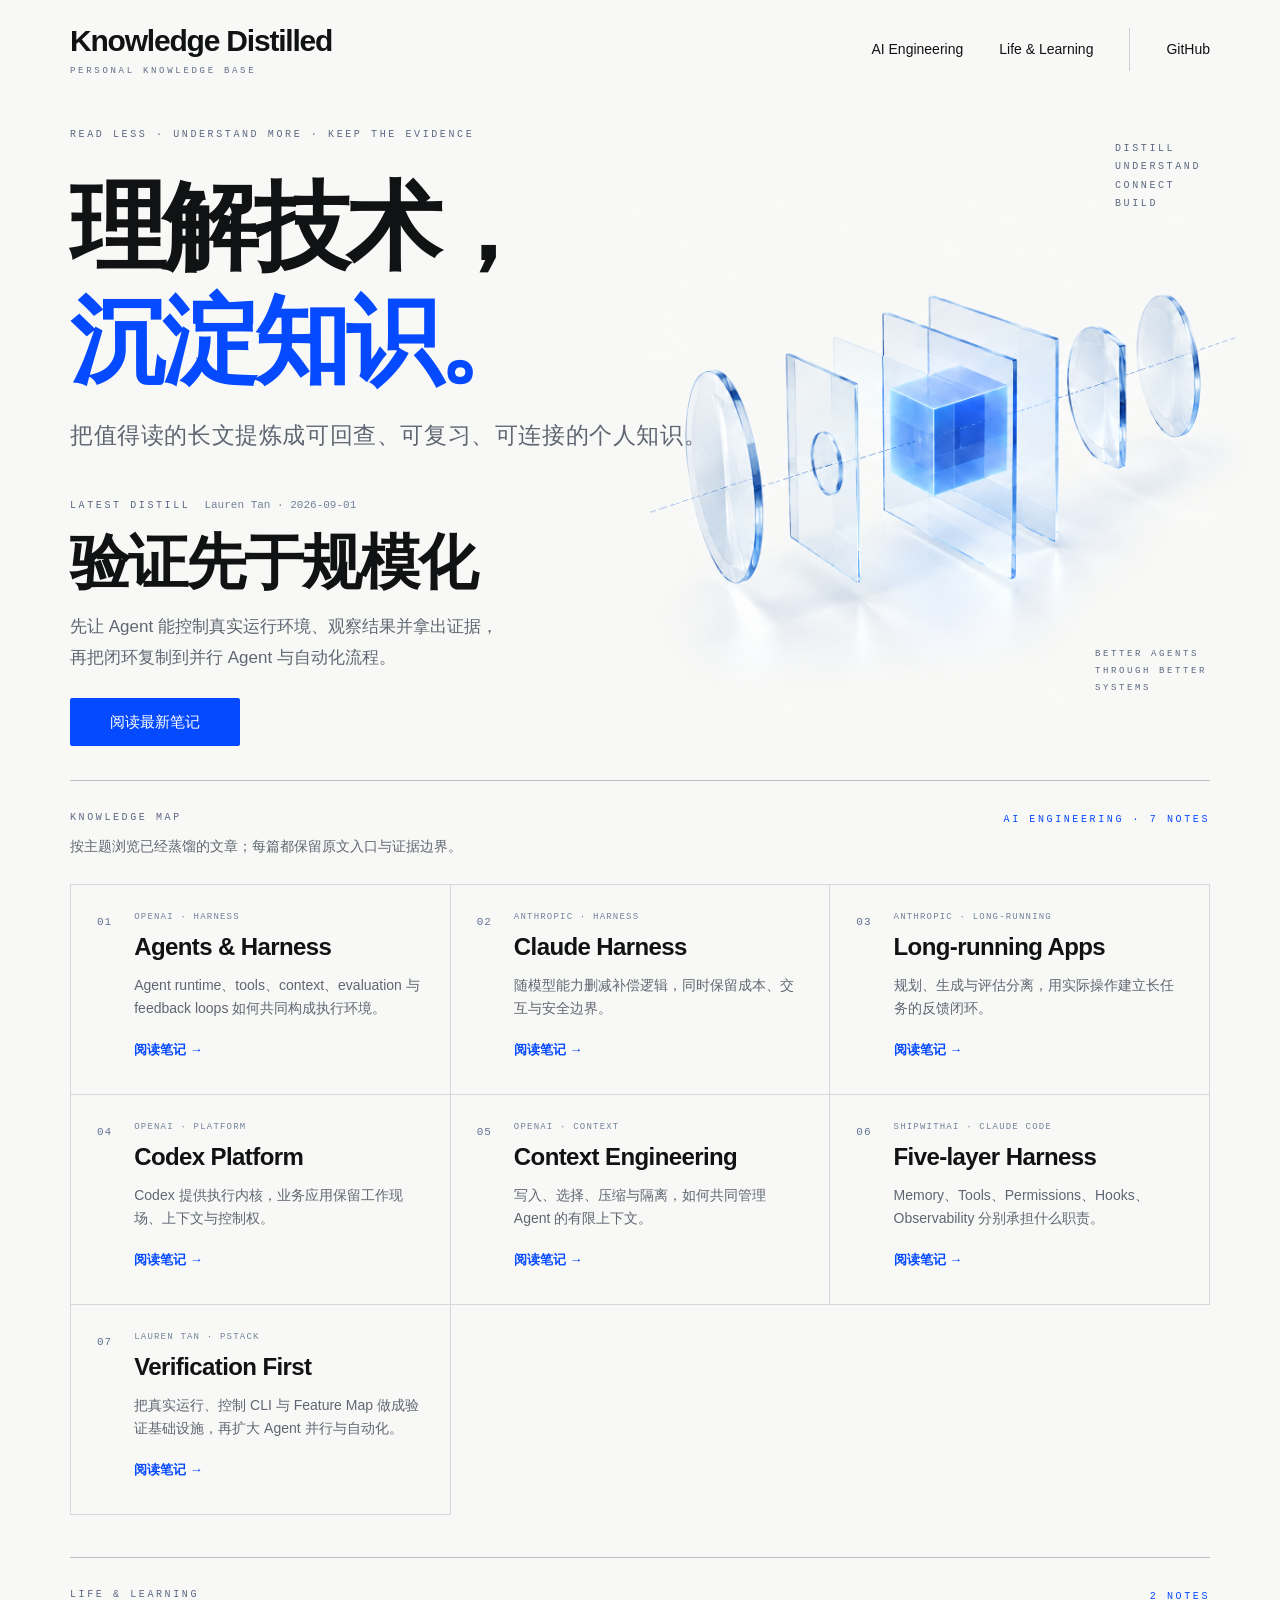
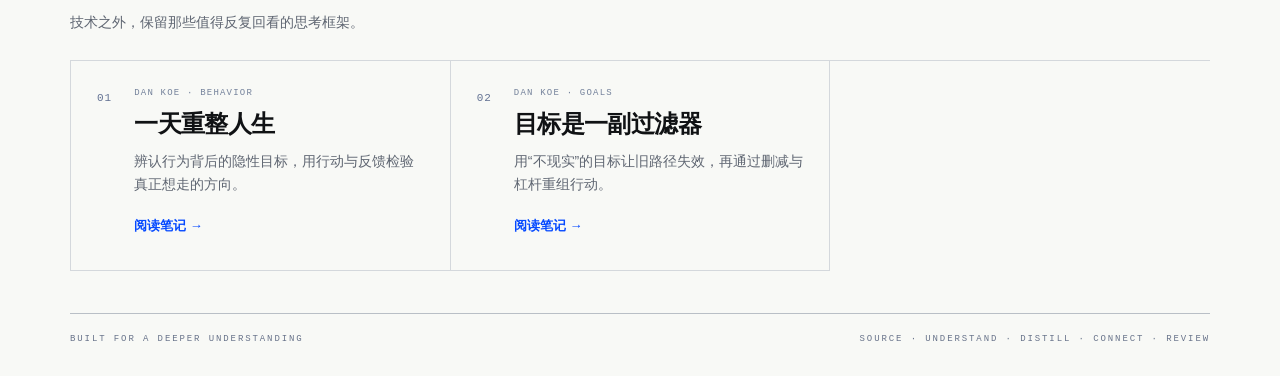
<file: index.html>
<!doctype html>
<html lang="zh-CN">
<head>
  <meta charset="utf-8">
  <meta name="viewport" content="width=device-width,initial-scale=1">
  <meta name="description" content="把 AI、软件工程与学习类长文提炼成可回查、可复习、可连接的个人知识。">
  <title>Knowledge Distilled · 理解技术，沉淀知识</title>
  <link rel="stylesheet" href="./assets/css/style.css?v=3">
</head>
<body>
  <a class="skip-link" href="#main">跳至内容</a>
  <div class="container">
    <header class="site-header">
      <a class="brand" href="./" aria-label="Knowledge Distilled 首页">Knowledge Distilled<span>Personal Knowledge Base</span></a>
      <nav class="site-nav" aria-label="知识领域">
        <a href="#knowledge-map">AI Engineering</a>
        <a href="#life-learning">Life &amp; Learning</a>
        <a class="github-link" href="https://github.com/tercel53/knowledge-distilled" target="_blank" rel="noreferrer">GitHub</a>
      </nav>
    </header>
    <main id="main">
      <section class="home-hero" aria-labelledby="hero-title">
        <div class="hero-copy">
          <div class="eyebrow">Read less · Understand more · Keep the evidence</div>
          <h1 id="hero-title">理解技术，<br><span>沉淀知识。</span></h1>
          <p class="hero-subtitle">把值得读的长文提炼成可回查、可复习、可连接的个人知识。</p>
          <article class="featured">
            <div class="featured-meta"><span class="eyebrow">Latest Distill</span><span>Lauren Tan · 2026-09-01</span></div>
            <h2>验证先于规模化</h2>
            <p>先让 Agent 能控制真实运行环境、观察结果并拿出证据，<br class="desktop-break">再把闭环复制到并行 Agent 与自动化流程。</p>
            <a class="button" href="./ai/agents/poteto/pstack-verification/">阅读最新笔记</a>
          </article>
        </div>
        <figure class="hero-art">
          <div class="art-process eyebrow">Distill<br>Understand<br>Connect<br>Build</div>
          <img src="./assets/images/harness-optics.png" alt="透明光学板围绕蓝色核心展开，呈现模型与运行环境之间的关系" width="1200" height="1000" fetchpriority="high">
          <figcaption class="eyebrow">Better agents<br>through better systems</figcaption>
        </figure>
      </section>
      <section class="knowledge-map" id="knowledge-map" aria-labelledby="map-heading">
        <div class="section-heading"><div><h2 class="eyebrow" id="map-heading">Knowledge Map</h2><p class="section-intro">按主题浏览已经蒸馏的文章；每篇都保留原文入口与证据边界。</p></div><span class="eyebrow" id="category-label">AI Engineering · 7 notes</span></div>
        <div class="topic-grid" id="topics-ai">
          <article class="topic"><span class="topic-number">01</span><div><span class="topic-meta">OpenAI · Harness</span><h3>Agents &amp; Harness</h3><p>Agent runtime、tools、context、evaluation 与 feedback loops 如何共同构成执行环境。</p><a href="./ai/agents/openai/harness-engineering/">阅读笔记 →</a></div></article>
          <article class="topic"><span class="topic-number">02</span><div><span class="topic-meta">Anthropic · Harness</span><h3>Claude Harness</h3><p>随模型能力删减补偿逻辑，同时保留成本、交互与安全边界。</p><a href="./ai/agents/anthropic/harnessing-claudes-intelligence/">阅读笔记 →</a></div></article>
          <article class="topic"><span class="topic-number">03</span><div><span class="topic-meta">Anthropic · Long-running</span><h3>Long-running Apps</h3><p>规划、生成与评估分离，用实际操作建立长任务的反馈闭环。</p><a href="./ai/agents/anthropic/harness-design-long-running-apps/">阅读笔记 →</a></div></article>
          <article class="topic"><span class="topic-number">04</span><div><span class="topic-meta">OpenAI · Platform</span><h3>Codex Platform</h3><p>Codex 提供执行内核，业务应用保留工作现场、上下文与控制权。</p><a href="./ai/agents/openai/codex-as-a-platform/">阅读笔记 →</a></div></article>
          <article class="topic"><span class="topic-number">05</span><div><span class="topic-meta">OpenAI · Context</span><h3>Context Engineering</h3><p>写入、选择、压缩与隔离，如何共同管理 Agent 的有限上下文。</p><a href="./ai/agents/openai/context-engineering-codex-cli/">阅读笔记 →</a></div></article>
          <article class="topic"><span class="topic-number">06</span><div><span class="topic-meta">ShipWithAI · Claude Code</span><h3>Five-layer Harness</h3><p>Memory、Tools、Permissions、Hooks、Observability 分别承担什么职责。</p><a href="./ai/agents/anthropic/claude-code-harness-engineering/">阅读笔记 →</a></div></article>
          <article class="topic"><span class="topic-number">07</span><div><span class="topic-meta">Lauren Tan · pstack</span><h3>Verification First</h3><p>把真实运行、控制 CLI 与 Feature Map 做成验证基础设施，再扩大 Agent 并行与自动化。</p><a href="./ai/agents/poteto/pstack-verification/">阅读笔记 →</a></div></article>
        </div>
      </section>
      <section class="knowledge-map" id="life-learning" aria-labelledby="life-heading">
        <div class="section-heading"><div><h2 class="eyebrow" id="life-heading">Life &amp; Learning</h2><p class="section-intro">技术之外，保留那些值得反复回看的思考框架。</p></div><span class="eyebrow">2 notes</span></div>
        <div class="topic-grid">
          <article class="topic"><span class="topic-number">01</span><div><span class="topic-meta">Dan Koe · Behavior</span><h3>一天重整人生</h3><p>辨认行为背后的隐性目标，用行动与反馈检验真正想走的方向。</p><a href="./life/behavior-change/fix-your-life-in-one-day/">阅读笔记 →</a></div></article>
          <article class="topic"><span class="topic-number">02</span><div><span class="topic-meta">Dan Koe · Goals</span><h3>目标是一副过滤器</h3><p>用“不现实”的目标让旧路径失效，再通过删减与杠杆重组行动。</p><a href="./life/behavior-change/delusional-goals/">阅读笔记 →</a></div></article>
        </div>
      </section>
    </main>
    <footer class="site-footer"><span>Built for a deeper understanding</span><span>Source · Understand · Distill · Connect · Review</span></footer>
  </div>
</body>
</html>
</file>
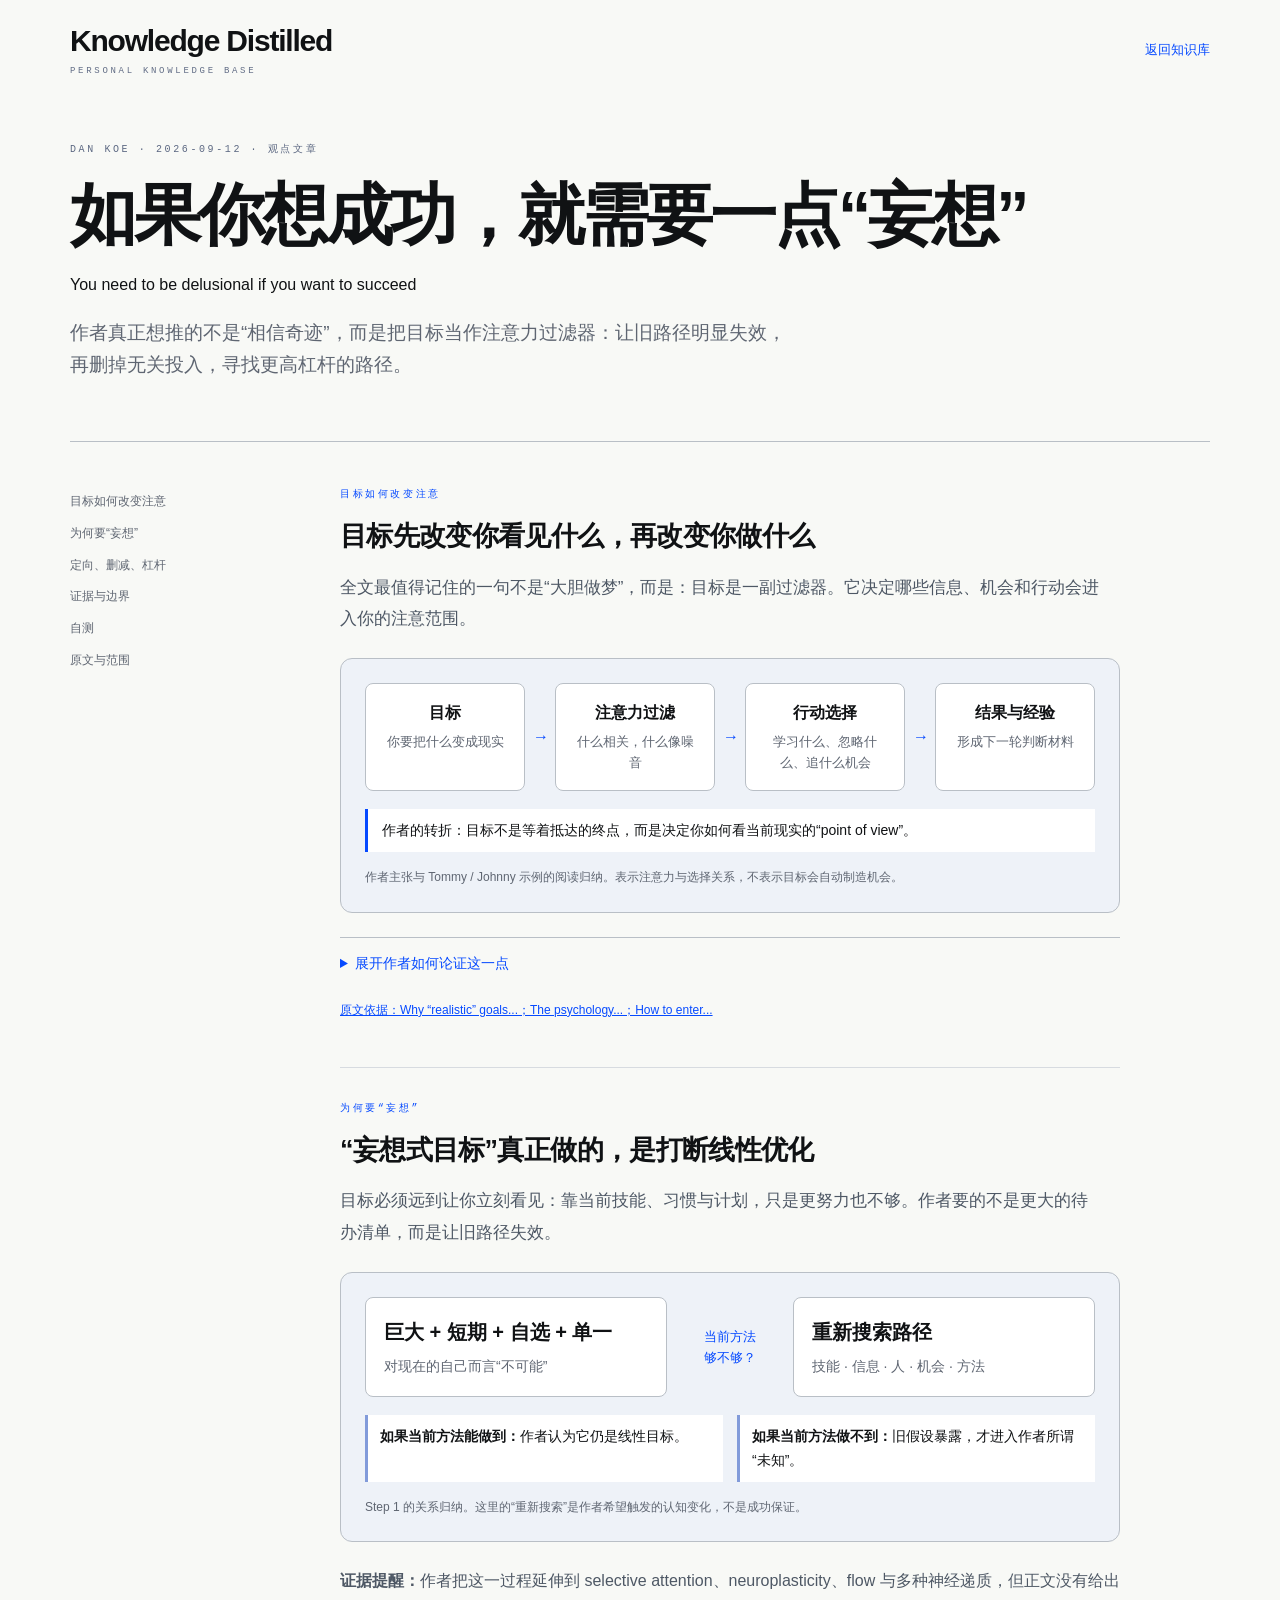
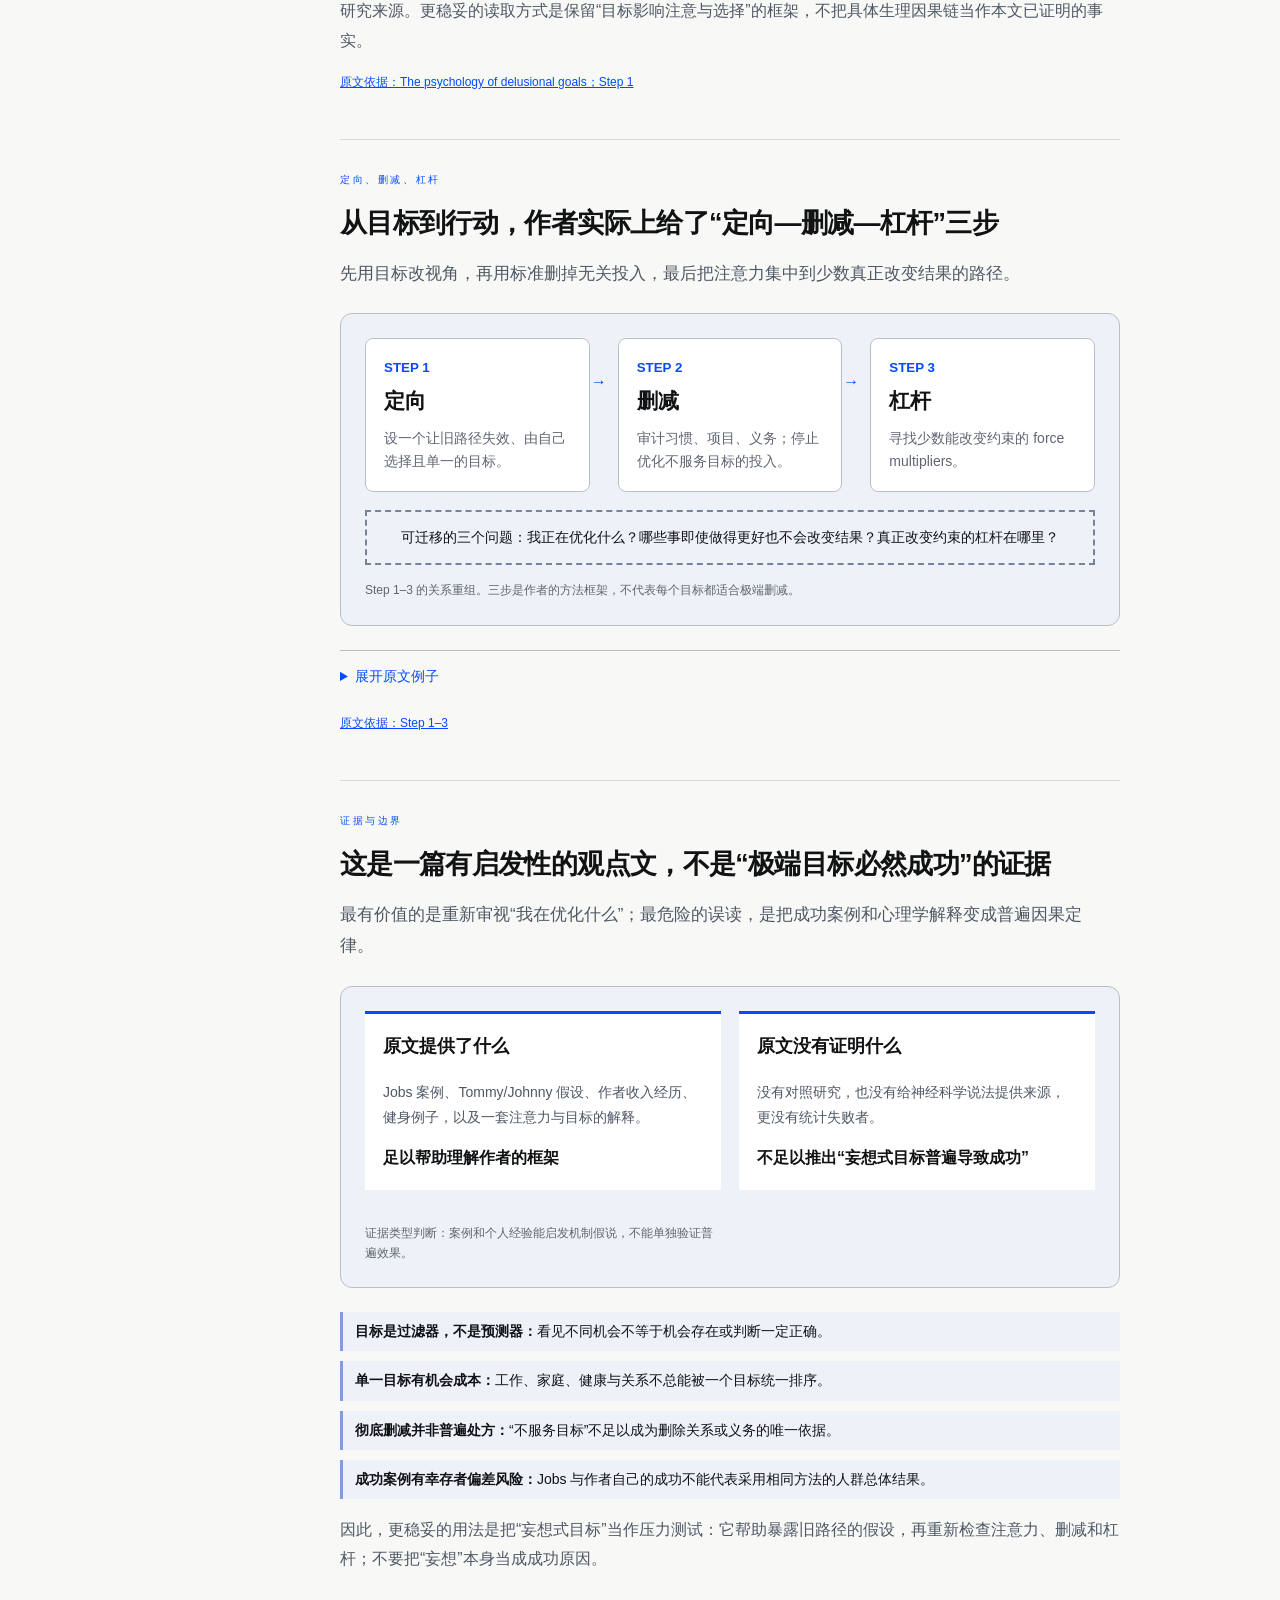
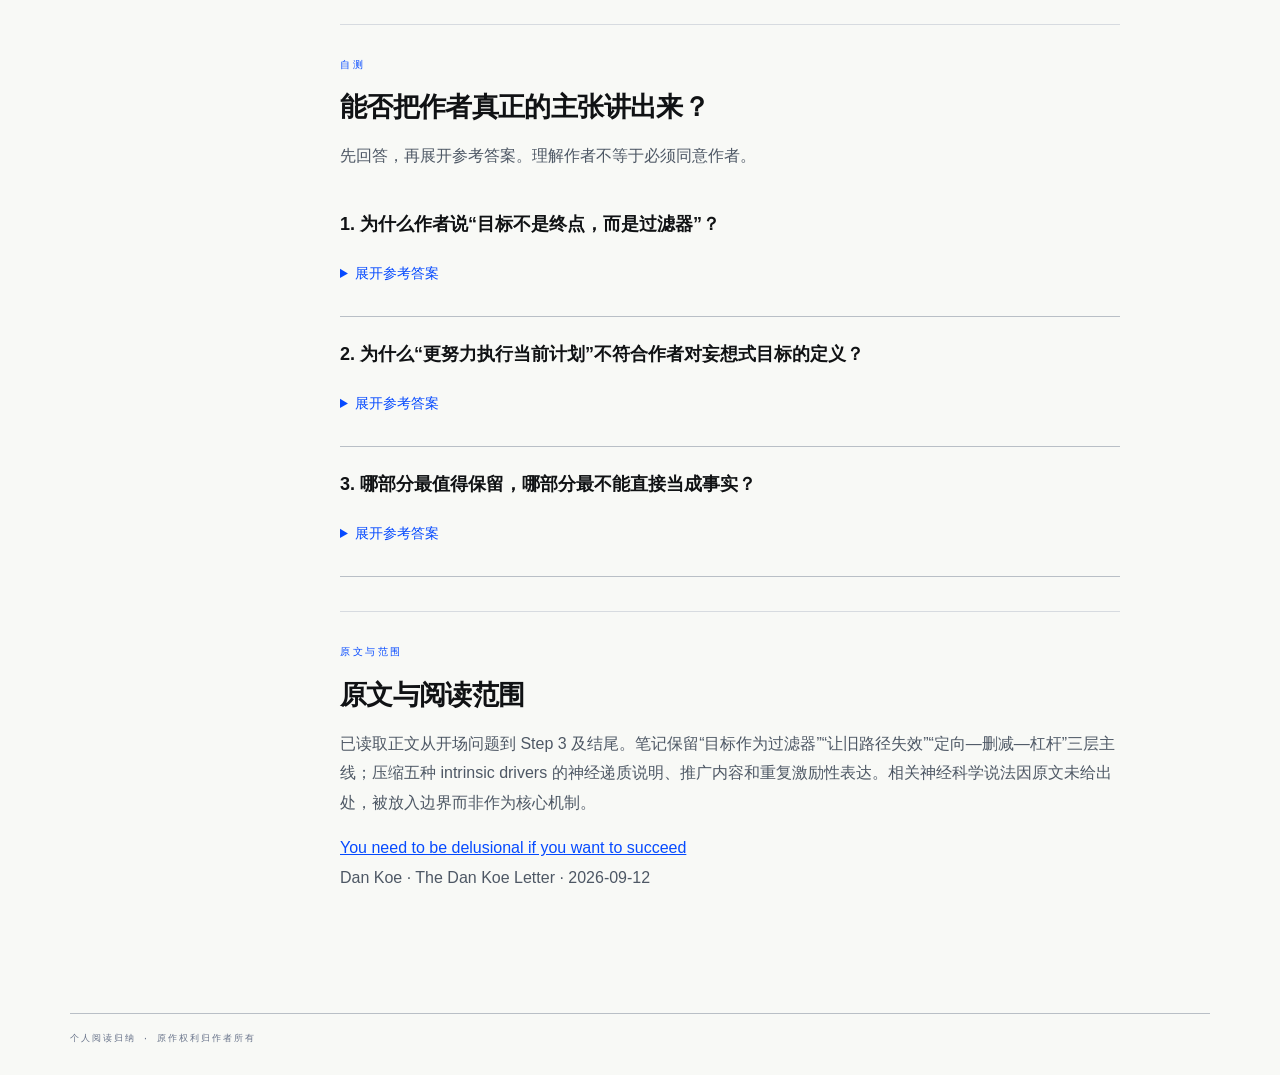
<file: life/behavior-change/delusional-goals/index.html>
<!doctype html>
<html lang="zh-CN">
<head>
  <meta charset="utf-8">
  <meta name="viewport" content="width=device-width,initial-scale=1">
  <title>如果你想成功，就需要一点“妄想”</title>
  <link rel="stylesheet" href="../../../assets/css/style.css">
  <link rel="stylesheet" href="../../../assets/css/self-check.css">
  <link rel="stylesheet" href="note.css">
  <script src="note.js" defer></script>
</head>
<body class="article-page">
<a class="skip-link" href="#reading-main">跳至正文</a>
<div class="container">
  <header class="site-header"><a class="brand" href="../../../">Knowledge Distilled<span>Personal Knowledge Base</span></a><a class="back-link" href="../../../">返回知识库</a></header>
  <header class="article-header">
    <div class="eyebrow">DAN KOE · 2026-09-12 · 观点文章</div>
    <h1><span>如果你想成功，</span><wbr><span>就需要一点“妄想”</span></h1>
    <p lang="en">You need to be delusional if you want to succeed</p>
    <p class="subtitle">作者真正想推的不是“相信奇迹”，而是把目标当作注意力过滤器：让旧路径明显失效，再删掉无关投入，寻找更高杠杆的路径。</p>
  </header>
  <div class="reading-layout">
    <nav class="contents" aria-label="文章目录"><a href="#filter">目标如何改变注意</a><a href="#mechanism">为何要“妄想”</a><a href="#practice">定向、删减、杠杆</a><a href="#boundaries">证据与边界</a><a href="#self-check">自测</a><a href="#source">原文与范围</a></nav>
    <main class="reading-main" id="reading-main">
      <section class="section" id="filter">
        <div class="eyebrow">目标如何改变注意</div>
        <h2>目标先改变你看见什么，再改变你做什么</h2>
        <p class="visual-lead">全文最值得记住的一句不是“大胆做梦”，而是：目标是一副过滤器。它决定哪些信息、机会和行动会进入你的注意范围。</p>
        <figure class="concept-map" id="filter-map" aria-labelledby="filter-map-caption">
          <div class="filter-chain"><div><b>目标</b><span>你要把什么变成现实</span></div><div><b>注意力过滤</b><span>什么相关，什么像噪音</span></div><div><b>行动选择</b><span>学习什么、忽略什么、追什么机会</span></div><div><b>结果与经验</b><span>形成下一轮判断材料</span></div></div>
          <div class="lens-note">作者的转折：目标不是等着抵达的终点，而是决定你如何看当前现实的“point of view”。</div>
          <figcaption id="filter-map-caption">作者主张与 Tommy / Johnny 示例的阅读归纳。表示注意力与选择关系，不表示目标会自动制造机会。</figcaption>
        </figure>
        <details class="deep-reading"><summary>展开作者如何论证这一点</summary><p>作者认为，人即使没有主动设定目标，也会在无意识中优化某些目标，例如舒适、避免引人注意，或父母与社会传下来的成功模板。于是“现实目标”往往只是把已有路径稍微收窄，而不是重新选择方向。</p><p>他用 Tommy 与 Johnny 对比：前者追求教育、工作与体面生活，后者追求六个月把内容业务做到月入 10 万美元。作者认为，同样的信息对两人会有不同意义：前者可能把超出就业路径的信息当作噪音，后者则必须寻找非常规路径。</p></details>
        <p class="evidence"><a href="https://letters.thedankoe.com/p/you-need-to-be-delusional-if-you">原文依据：Why “realistic” goals...；The psychology...；How to enter...</a></p>
      </section>
      <section class="section" id="mechanism">
        <div class="eyebrow">为何要“妄想”</div>
        <h2>“妄想式目标”真正做的，是打断线性优化</h2>
        <p class="visual-lead">目标必须远到让你立刻看见：靠当前技能、习惯与计划，只是更努力也不够。作者要的不是更大的待办清单，而是让旧路径失效。</p>
        <figure class="nonlinear-map" id="nonlinear-map" aria-labelledby="nonlinear-map-caption">
          <div class="nonlinear-grid"><div class="goal-box"><strong>巨大 + 短期 + 自选 + 单一</strong><span>对现在的自己而言“不可能”</span></div><div class="decision" aria-label="判断当前方法是否足够"></div><div class="search-box"><strong>重新搜索路径</strong><span>技能 · 信息 · 人 · 机会 · 方法</span></div></div>
          <div class="branch-note"><span><b>如果当前方法能做到：</b>作者认为它仍是线性目标。</span><span><b>如果当前方法做不到：</b>旧假设暴露，才进入作者所谓“未知”。</span></div>
          <figcaption id="nonlinear-map-caption">Step 1 的关系归纳。这里的“重新搜索”是作者希望触发的认知变化，不是成功保证。</figcaption>
        </figure>
        <p class="short-note"><strong>证据提醒：</strong>作者把这一过程延伸到 selective attention、neuroplasticity、flow 与多种神经递质，但正文没有给出研究来源。更稳妥的读取方式是保留“目标影响注意与选择”的框架，不把具体生理因果链当作本文已证明的事实。</p>
        <p class="evidence"><a href="https://letters.thedankoe.com/p/you-need-to-be-delusional-if-you">原文依据：The psychology of delusional goals；Step 1</a></p>
      </section>
      <section class="section" id="practice">
        <div class="eyebrow">定向、删减、杠杆</div>
        <h2>从目标到行动，作者实际上给了“定向—删减—杠杆”三步</h2>
        <p class="visual-lead">先用目标改视角，再用标准删掉无关投入，最后把注意力集中到少数真正改变结果的路径。</p>
        <figure class="practice-map" id="practice-map" aria-labelledby="practice-map-caption"><div class="practice-flow"><div class="practice-step"><small>STEP 1</small><strong>定向</strong><span>设一个让旧路径失效、由自己选择且单一的目标。</span></div><div class="practice-step"><small>STEP 2</small><strong>删减</strong><span>审计习惯、项目、义务；停止优化不服务目标的投入。</span></div><div class="practice-step"><small>STEP 3</small><strong>杠杆</strong><span>寻找少数能改变约束的 force multipliers。</span></div></div><div class="leverage-question">可迁移的三个问题：我正在优化什么？哪些事即使做得更好也不会改变结果？真正改变约束的杠杆在哪里？</div><figcaption id="practice-map-caption">Step 1–3 的关系重组。三步是作者的方法框架，不代表每个目标都适合极端删减。</figcaption></figure>
        <details class="deep-reading"><summary>展开原文例子</summary><p>Step 1 要求把目标和时间都推到当前身份与能力之外，而且目标必须由自己选择，不能来自父母、文化、行业或算法。作者希望最终出现一种清晰感：你能立即看出现在大部分事情与这个目标无关。</p><p>Step 2 要求为“不做什么”设标准，审计习惯、项目、客户、关系、日程和义务。作者强调彻底停止，而不是“少做一点”。</p><p>Step 3 进一步寻找高杠杆路径。他以健身和自己从自由职业收入走向月入 10 万美元为例：训练目标变化后会重新看待教练、睡眠、饮食；内容业务里则从“持续发帖”转向产品、分发与借用更大受众。</p></details>
        <p class="evidence"><a href="https://letters.thedankoe.com/p/you-need-to-be-delusional-if-you">原文依据：Step 1–3</a></p>
      </section>
      <section class="section" id="boundaries">
        <div class="eyebrow">证据与边界</div>
        <h2>这是一篇有启发性的观点文，不是“极端目标必然成功”的证据</h2>
        <p class="visual-lead">最有价值的是重新审视“我在优化什么”；最危险的误读，是把成功案例和心理学解释变成普遍因果定律。</p>
        <figure class="evidence-map" aria-labelledby="evidence-map-caption"><div><h3>原文提供了什么</h3><p>Jobs 案例、Tommy/Johnny 假设、作者收入经历、健身例子，以及一套注意力与目标的解释。</p><strong>足以帮助理解作者的框架</strong></div><div><h3>原文没有证明什么</h3><p>没有对照研究，也没有给神经科学说法提供来源，更没有统计失败者。</p><strong>不足以推出“妄想式目标普遍导致成功”</strong></div><figcaption id="evidence-map-caption">证据类型判断：案例和个人经验能启发机制假说，不能单独验证普遍效果。</figcaption></figure>
        <div class="limits"><span><b>目标是过滤器，不是预测器：</b>看见不同机会不等于机会存在或判断一定正确。</span><span><b>单一目标有机会成本：</b>工作、家庭、健康与关系不总能被一个目标统一排序。</span><span><b>彻底删减并非普遍处方：</b>“不服务目标”不足以成为删除关系或义务的唯一依据。</span><span><b>成功案例有幸存者偏差风险：</b>Jobs 与作者自己的成功不能代表采用相同方法的人群总体结果。</span></div>
        <p class="short-note">因此，更稳妥的用法是把“妄想式目标”当作压力测试：它帮助暴露旧路径的假设，再重新检查注意力、删减和杠杆；不要把“妄想”本身当成成功原因。</p>
      </section>
      <section class="section" id="self-check">
        <div class="eyebrow">自测</div><h2>能否把作者真正的主张讲出来？</h2><p>先回答，再展开参考答案。理解作者不等于必须同意作者。</p>
        <article class="self-check-question" id="check-1"><h3>1. 为什么作者说“目标不是终点，而是过滤器”？</h3><details><summary>展开参考答案</summary><div class="self-check-answer"><p><strong>参考解释：</strong>目标会决定哪些信息、机会和行动被看作与自己相关。作者认为，不同目标会让同一个人注意到不同路径，所以目标先改变“看见什么”，再影响“做什么”。</p><p><strong>对照要点：</strong>注意力选择，而不只是动力。</p><p><strong>容易误解：</strong>把过滤器理解成“只要相信目标，现实会自动改变”。</p><p><strong>回查：</strong><a href="#filter">目标与过滤器</a> · <a href="https://letters.thedankoe.com/p/you-need-to-be-delusional-if-you">原文相关章节</a></p></div></details></article>
        <article class="self-check-question" id="check-2"><h3>2. 为什么“更努力执行当前计划”不符合作者对妄想式目标的定义？</h3><details><summary>展开参考答案</summary><div class="self-check-answer"><p><strong>参考解释：</strong>作者要求目标必须让当前技能、习惯与方法明显无法达到。如果现有方式只要加量就能做到，它仍是线性目标；真正的作用是迫使人重新搜索路径。</p><p><strong>对照要点：</strong>当前方法失效 → 搜索新路径。</p><p><strong>容易误解：</strong>把“目标越高”直接等同于“压力越大”。</p><p><strong>回查：</strong><a href="#mechanism">打断线性优化</a> · <a href="https://letters.thedankoe.com/p/you-need-to-be-delusional-if-you">原文 Step 1</a></p></div></details></article>
        <article class="self-check-question" id="check-3"><h3>3. 哪部分最值得保留，哪部分最不能直接当成事实？</h3><details><summary>展开参考答案</summary><div class="self-check-answer"><p><strong>参考解释：</strong>可保留的是“目标作为注意力过滤器，以及定向—删减—寻找杠杆”的检查框架。最需要保留怀疑的是极端目标必然带来成功，以及没有研究来源支撑的神经递质、神经可塑性等具体因果解释。</p><p><strong>对照要点：</strong>区分方法论启发与证据强度。</p><p><strong>容易误解：</strong>要么全盘接受，要么因为证据不足就否定整篇文章的思考价值。</p><p><strong>回查：</strong><a href="#boundaries">证据与边界</a> · <a href="https://letters.thedankoe.com/p/you-need-to-be-delusional-if-you">原文全文</a></p></div></details></article>
      </section>
      <section class="section" id="source"><div class="eyebrow">原文与范围</div><h2>原文与阅读范围</h2><p>已读取正文从开场问题到 Step 3 及结尾。笔记保留“目标作为过滤器”“让旧路径失效”“定向—删减—杠杆”三层主线；压缩五种 intrinsic drivers 的神经递质说明、推广内容和重复激励性表达。相关神经科学说法因原文未给出处，被放入边界而非作为核心机制。</p><p><a href="https://letters.thedankoe.com/p/you-need-to-be-delusional-if-you">You need to be delusional if you want to succeed</a><br>Dan Koe · The Dan Koe Letter · 2026-09-12</p></section>
    </main>
  </div>
  <footer class="site-footer">个人阅读归纳 · 原作权利归作者所有</footer>
</div>
</body>
</html>
</file>
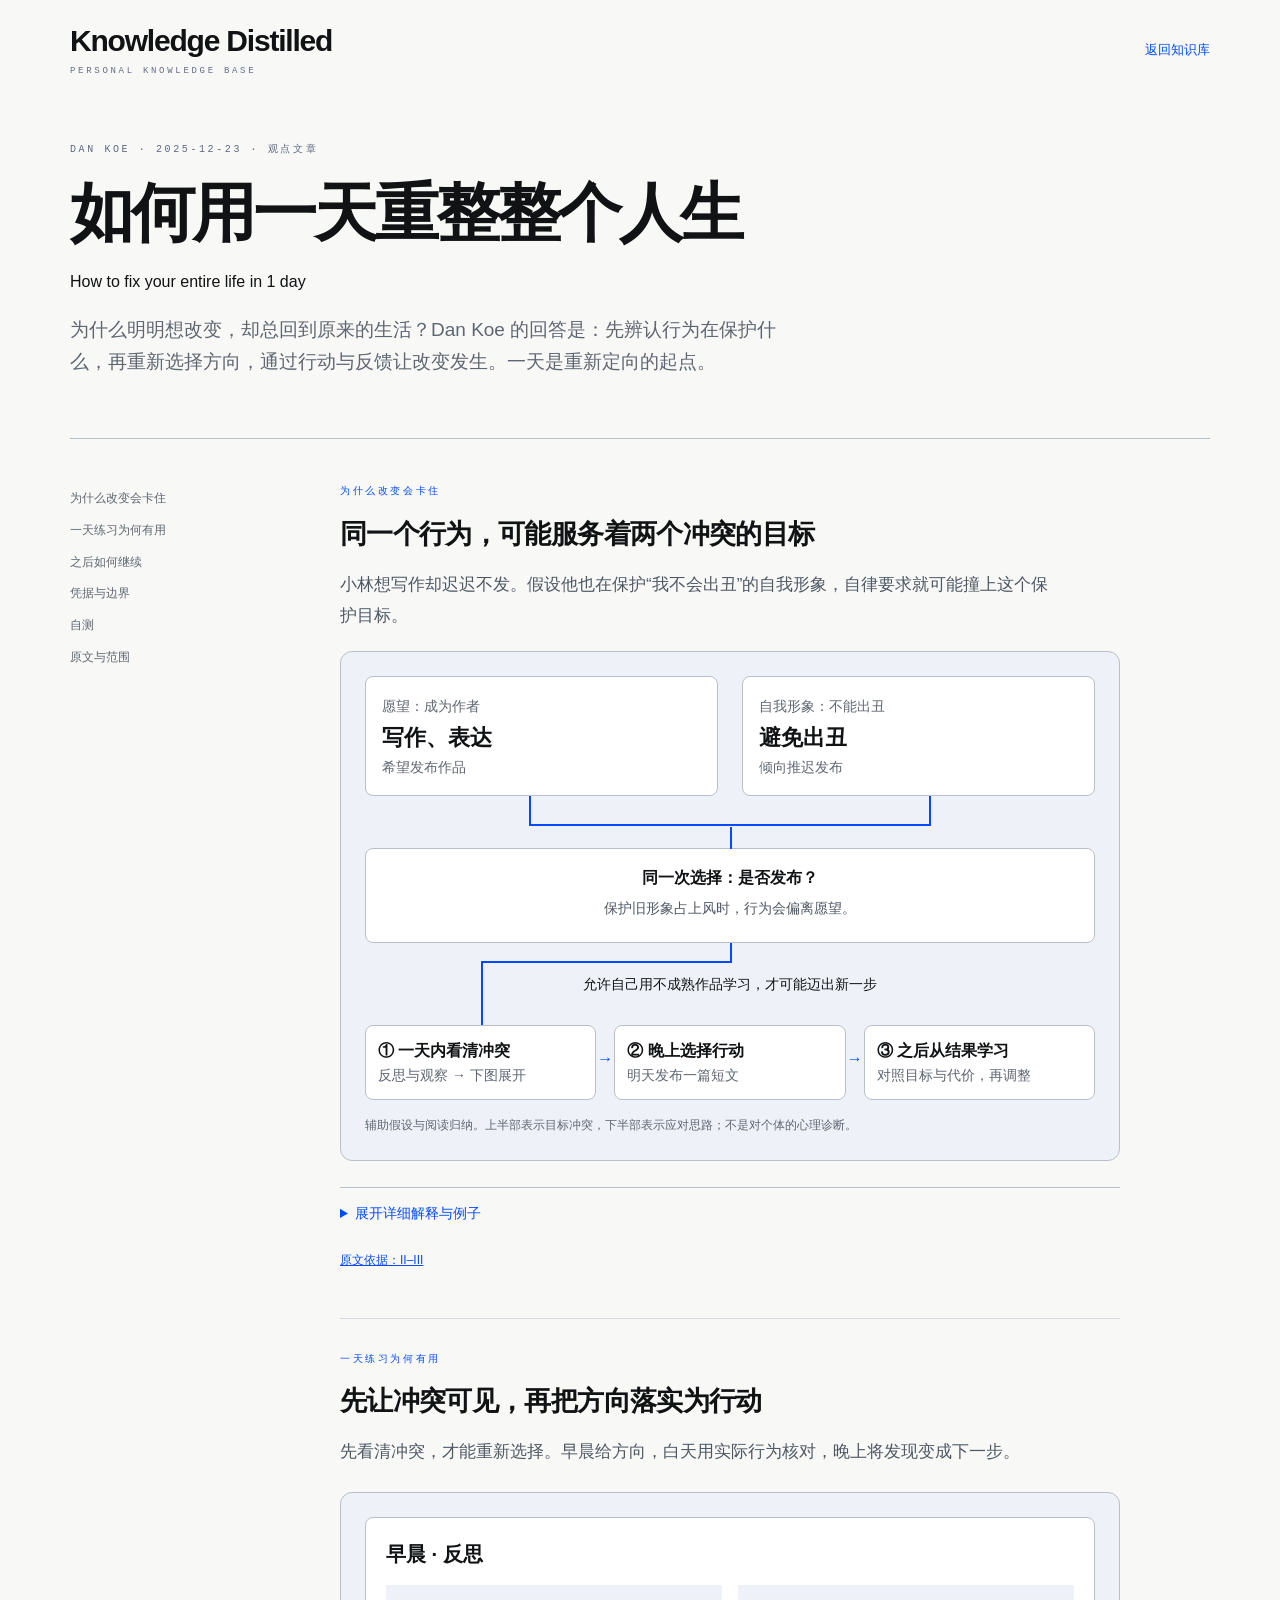
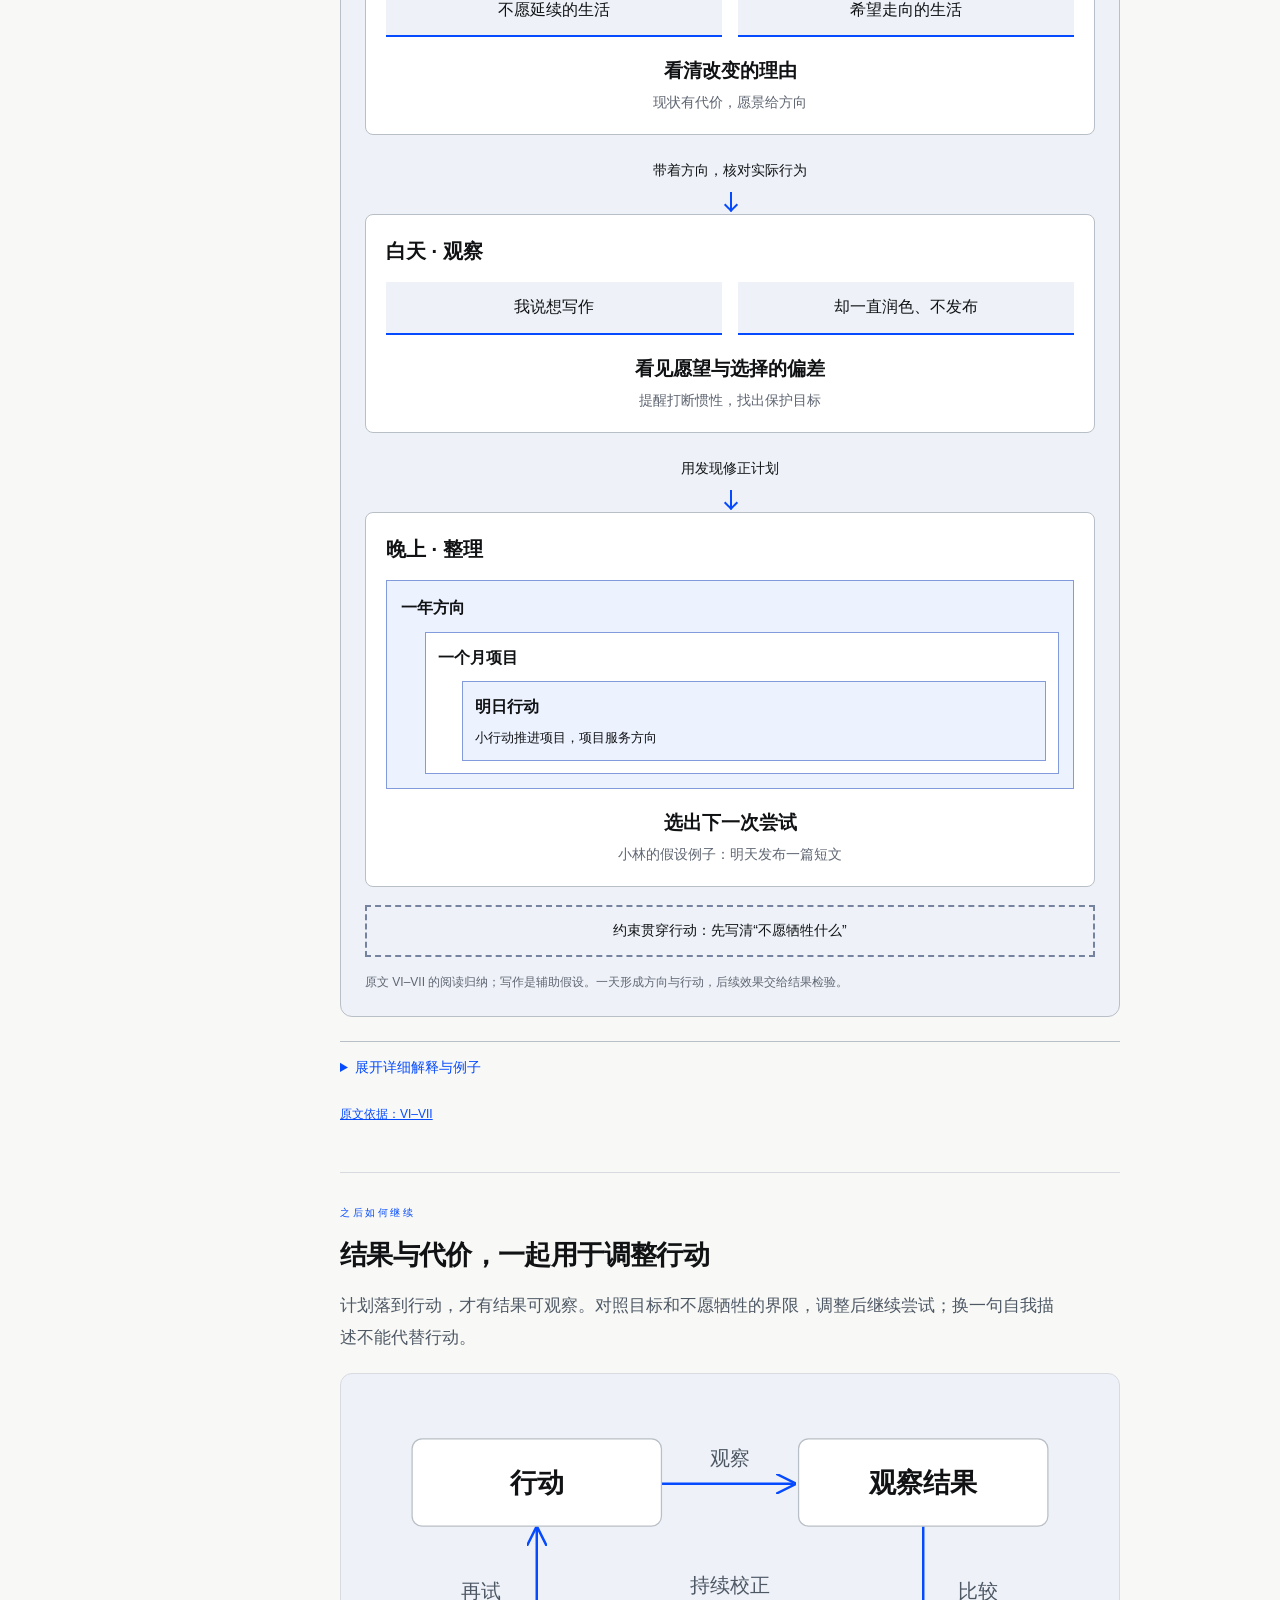
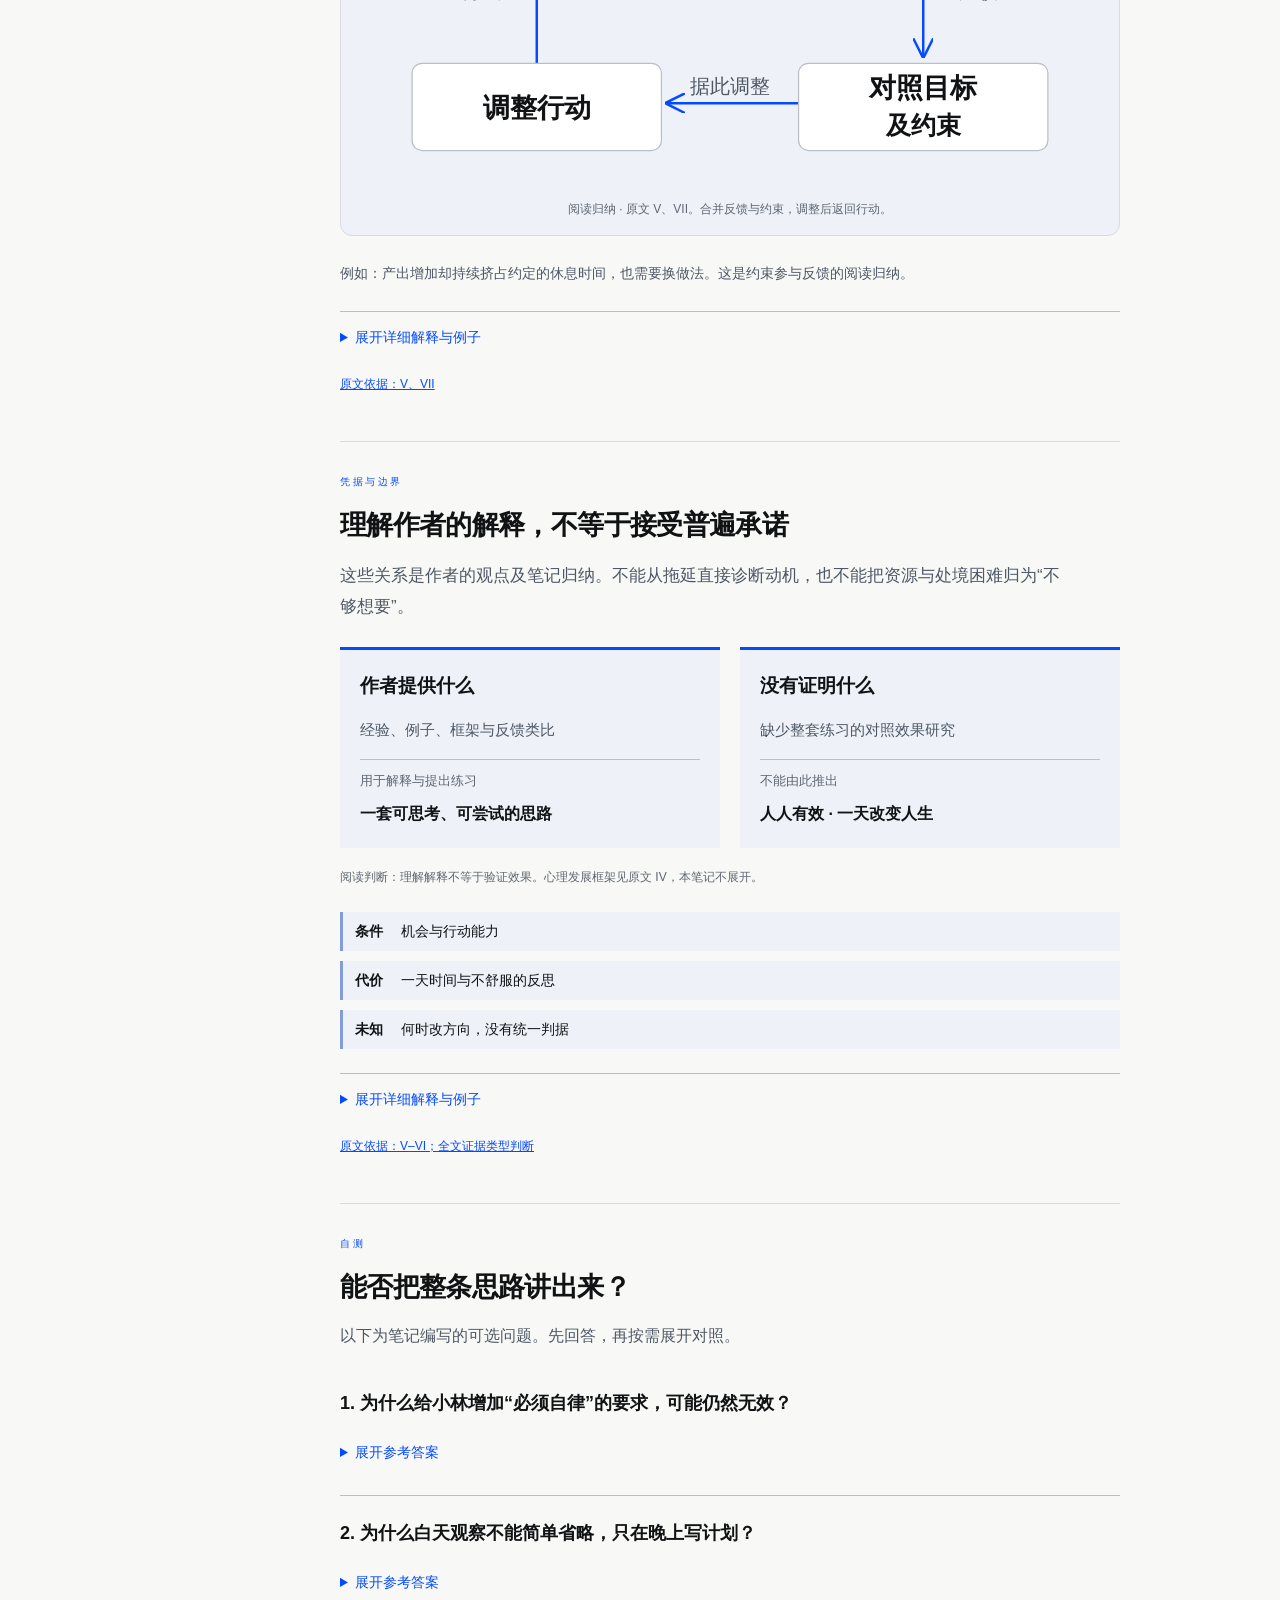
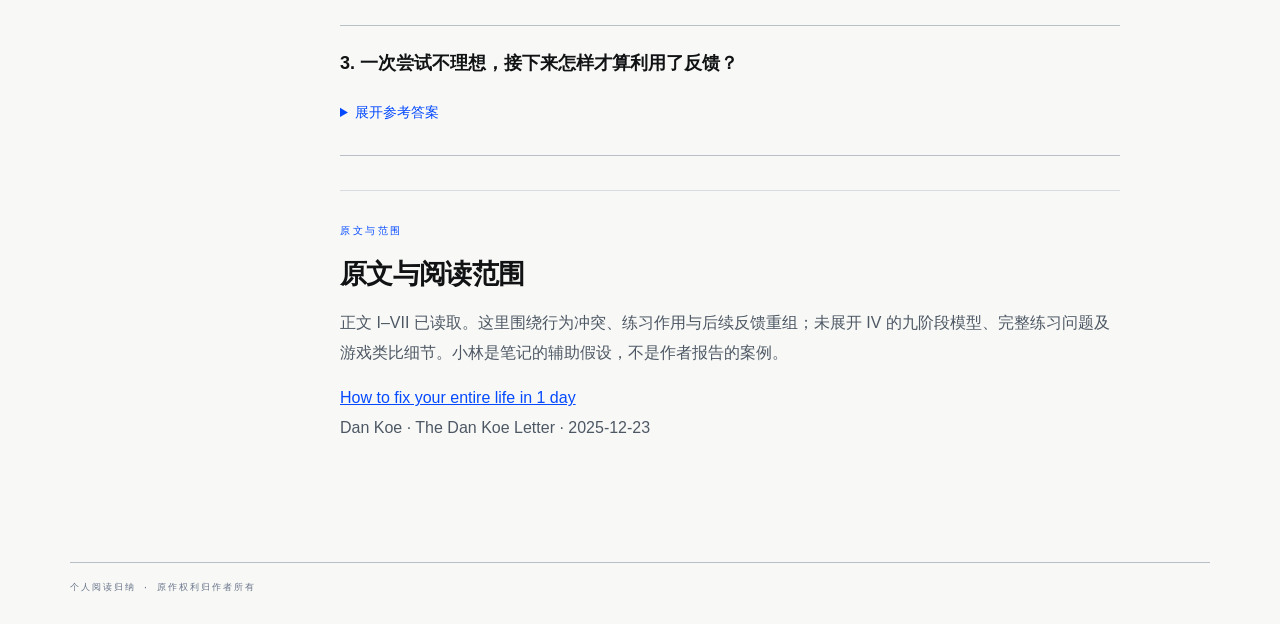
<file: life/behavior-change/fix-your-life-in-one-day/index.html>
<!doctype html><html lang="zh-CN"><head><meta charset="utf-8"><meta name="viewport" content="width=device-width,initial-scale=1"><title>如何用一天重整整个人生</title><link rel="stylesheet" href="../../../assets/css/style.css"><link rel="stylesheet" href="../../../assets/css/self-check.css"><link rel="stylesheet" href="note.css"><script src="note.js" defer></script></head><body class="article-page"><a class="skip-link" href="#reading-main">跳至正文</a><div class="container"><header class="site-header"><a class="brand" href="../../../">Knowledge Distilled<span>Personal Knowledge Base</span></a><a class="back-link" href="../../../">返回知识库</a></header><header class="article-header"><div class="eyebrow">DAN KOE · 2025-12-23 · 观点文章</div><h1><span>如何用一天</span><wbr><span>重整整个人生</span></h1><p lang="en">How to fix your entire life in 1 day</p><p class="subtitle">为什么明明想改变，却总回到原来的生活？Dan Koe 的回答是：先辨认行为在保护什么，再重新选择方向，通过行动与反馈让改变发生。一天是重新定向的起点。</p></header><div class="reading-layout"><nav class="contents" aria-label="文章目录"><a href="#core">为什么改变会卡住</a><a href="#practice">一天练习为何有用</a><a href="#feedback">之后如何继续</a><a href="#boundaries">凭据与边界</a><a href="#self-check">自测</a><a href="#source">原文与范围</a></nav><main class="reading-main" id="reading-main"><section class="section" id="core"><div class="eyebrow">为什么改变会卡住</div><h2>同一个行为，可能服务着两个冲突的目标</h2><p class="visual-lead">小林想写作却迟迟不发。假设他也在保护“我不会出丑”的自我形象，自律要求就可能撞上这个保护目标。</p><figure class="conflict" aria-labelledby="conflict-caption"><div class="choices"><div><small>愿望：成为作者</small><strong>写作、表达</strong><span>希望发布作品</span></div><div><small>自我形象：不能出丑</small><strong>避免出丑</strong><span>倾向推迟发布</span></div></div><div class="meeting" aria-hidden="true"></div><div class="decision"><strong>同一次选择：是否发布？</strong><p>保护旧形象占上风时，行为会偏离愿望。</p></div><div class="bridge"><span>允许自己用不成熟作品学习，才可能迈出新一步</span></div><div class="route"><div><b>① 一天内看清冲突</b><span>反思与观察 → 下图展开</span></div><div><b>② 晚上选择行动</b><span>明天发布一篇短文</span></div><div><b>③ 之后从结果学习</b><span>对照目标与代价，再调整</span></div></div><figcaption id="conflict-caption">辅助假设与阅读归纳。上半部表示目标冲突，下半部表示应对思路；不是对个体的心理诊断。</figcaption></figure><details class="deep-reading"><summary>展开详细解释与例子</summary><p>作者认为，表面愿望不一定是实际行为优先服务的目标。拖延可能保护人免受评价；只增加自律要求，未必触及这种保护。自我认同是“我认为自己是哪种人”：当行动威胁这种认识，人可能维护旧定义，继续选择熟悉的行为。</p><p>辅助假设：小林想写文章，却迟迟不发布。如果他同时想维护“我不会出丑”的形象，不发布就有了保护作用。此时，写作愿望与避开评价的目标在争夺同一次选择。这是解释例子，不是对拖延者的诊断。</p><p>关键连接：若阻力来自保护旧定义，改变就需要重新审视它。把自己理解为“可以用不成熟的作品学习的人”，会允许不同的行动；光换一句自我描述，还不能证明行为已经改变。后面的一天练习，就是为了把这种冲突看清，并选出下一步。</p></details><p class="evidence"><a href="https://letters.thedankoe.com/p/how-to-fix-your-entire-life-in-1">原文依据：II–III</a></p></section><section class="section" id="practice"><div class="eyebrow">一天练习为何有用</div><h2>先让冲突可见，再把方向落实为行动</h2><p class="visual-lead">先看清冲突，才能重新选择。早晨给方向，白天用实际行为核对，晚上将发现变成下一步。</p><figure class="day-map" aria-labelledby="day-caption"><div class="day-step"><div class="time">早晨 · 反思</div><div class="opposites"><span>不愿延续的生活</span><span>希望走向的生活</span></div><div class="yield"><b>看清改变的理由</b><small>现状有代价，愿景给方向</small></div></div><div class="handoff">带着方向，核对实际行为</div><div class="day-step"><div class="time">白天 · 观察</div><div class="opposites"><span>我说想写作</span><span>却一直润色、不发布</span></div><div class="yield"><b>看见愿望与选择的偏差</b><small>提醒打断惯性，找出保护目标</small></div></div><div class="handoff">用发现修正计划</div><div class="day-step"><div class="time">晚上 · 整理</div><div class="goal-shell"><b>一年方向</b><div><b>一个月项目</b><div><b>明日行动</b><span>小行动推进项目，项目服务方向</span></div></div></div><div class="yield"><b>选出下一次尝试</b><small>小林的假设例子：明天发布一篇短文</small></div></div><div class="boundary-strip">约束贯穿行动：先写清“不愿牺牲什么”</div><figcaption id="day-caption">原文 VI–VII 的阅读归纳；写作是辅助假设。一天形成方向与行动，后续效果交给结果检验。</figcaption></figure><details class="deep-reading"><summary>展开详细解释与例子</summary><p>作者安排早晨反思、白天观察、晚上整理。三段分别连接“我想要什么”“我实际在做什么”“接下来怎样做”，而不只是三个时间点。</p><p>早晨：辨认不愿延续的生活与暂定愿景。把维持现状的代价看具体，才能重新权衡熟悉感与改变；也要有希望走向的方向，否则不满本身没有行动指向。</p><p>白天：用提醒打断惯性，把愿望与实际行为对照。作用是发现自己正在保护什么，避免反思结束后又照旧生活。</p><p>晚上：把发现整理成一年方向、一个月项目与明日行动；每日行动推进项目，项目服务方向，同时写清不愿牺牲的东西。愿景可以随经验调整。</p><p>继续小林的假设：早晨发现自己既想表达又怕出丑；白天察觉自己不断润色却回避发布；晚上把“成为作者”收窄为“明天发布一篇短文”的尝试。这只是帮助理解三段作用的例子，并非原文清单或保证有效的方案。</p></details><p class="evidence"><a href="https://letters.thedankoe.com/p/how-to-fix-your-entire-life-in-1">原文依据：VI–VII</a></p></section><section class="section" id="feedback"><div class="eyebrow">之后如何继续</div><h2>结果与代价，一起用于调整行动</h2><p class="visual-lead">计划落到行动，才有结果可观察。对照目标和不愿牺牲的界限，调整后继续尝试；换一句自我描述不能代替行动。</p><figure class="loop" aria-labelledby="feedback-caption"><svg viewBox="0 0 600 330" role="img" aria-labelledby="feedback-title feedback-desc"><title id="feedback-title">根据结果调整行动</title><desc id="feedback-desc">行动后观察结果，与目标及约束比较，再调整并返回行动。依据原文第五、七节合并归纳。</desc><defs><marker id="feedback-arrow" markerWidth="8" markerHeight="8" refX="7" refY="4" orient="auto"><path d="M0 0 L8 4 L0 8" fill="none" stroke="#064aff"/></marker></defs><g fill="none" stroke="#064aff" stroke-width="2" marker-end="url(#feedback-arrow)"><path d="M245 76 H351"/><path d="M455 110 V214"/><path d="M355 252 H250"/><path d="M145 220 V112"/></g><g fill="#fff" stroke="#b9bfc6"><rect x="45" y="40" width="200" height="70" rx="8"/><rect x="355" y="40" width="200" height="70" rx="8"/><rect x="355" y="220" width="200" height="70" rx="8"/><rect x="45" y="220" width="200" height="70" rx="8"/></g><g text-anchor="middle" fill="#101214" font-size="22" font-weight="650"><text x="145" y="83">行动</text><text x="455" y="83">观察结果</text><text x="455" y="247">对照目标</text><text x="455" y="277" font-size="20">及约束</text><text x="145" y="263">调整行动</text></g><g fill="#4e5865" font-size="16" text-anchor="middle"><text x="300" y="61">观察</text><text x="300" y="244">据此调整</text><text x="100" y="168">再试</text><text x="499" y="168">比较</text><text x="300" y="163">持续校正</text></g></svg><figcaption id="feedback-caption">阅读归纳 · 原文 V、VII。合并反馈与约束，调整后返回行动。</figcaption></figure><p class="short-note">例如：产出增加却持续挤占约定的休息时间，也需要换做法。这是约束参与反馈的阅读归纳。</p><details class="deep-reading"><summary>展开详细解释与例子</summary><p>一天能整理出方向，不能替代之后的生活。作者用反馈解释后续：行动后观察结果，对照目标，再据此调整行动。它把愿景接到经验，避免新的目标再次停留在想象里。</p><p>继续这个假设：文章发布后反响不佳，并不能自动证明“小林不适合写作”。他还需要观察具体反馈，决定下一次尝试改什么。这里的要点是利用结果改变做法；机械重复或仅改自我描述，都没有完成这个回路。</p><p>阅读归纳：把反馈与约束合起来看，判断一次做法时，既看它是否推进项目，也看代价是否越过自己不愿牺牲的界限。假设小林约定保留休息时间，发布做法却持续挤占休息，即使产出增加，也需要重新选择做法。这个例子解释约束如何参与判断，不是作者给出的具体处方。原文允许愿景演化，但没有提供何时改方向、何时只改做法的统一判据。</p></details><p class="evidence"><a href="https://letters.thedankoe.com/p/how-to-fix-your-entire-life-in-1">原文依据：V、VII</a></p></section><section class="section" id="boundaries"><div class="eyebrow">凭据与边界</div><h2>理解作者的解释，不等于接受普遍承诺</h2><p class="visual-lead">这些关系是作者的观点及笔记归纳。不能从拖延直接诊断动机，也不能把资源与处境困难归为“不够想要”。</p><figure class="evidence-map" aria-labelledby="evidence-caption"><div><h3>作者提供什么</h3><p>经验、例子、框架与反馈类比</p><span class="relation-label">用于解释与提出练习</span><strong>一套可思考、可尝试的思路</strong></div><div><h3>没有证明什么</h3><p>缺少整套练习的对照效果研究</p><span class="relation-label">不能由此推出</span><strong>人人有效 · 一天改变人生</strong></div><figcaption id="evidence-caption">阅读判断：理解解释不等于验证效果。心理发展框架见原文 IV，本笔记不展开。</figcaption></figure><div class="limits"><span><b>条件</b>机会与行动能力</span><span><b>代价</b>一天时间与不舒服的反思</span><span><b>未知</b>何时改方向，没有统一判据</span></div><details class="deep-reading"><summary>展开详细解释与例子</summary><p>原文主要依靠个人经验、例子、心理发展框架与控制论类比展开论述，没有提供验证整套一天练习效果的对照研究。作者承认它不保证适合每个人；机会与行动能力也是文中条件。练习还占用一天，并可能带来不舒服的自我审视。</p><p>阅读判断：不能从拖延直接推断恐惧评价，也不能把资源、处境造成的困难归为意愿不足。一天后的清晰感与持续行为变化，是不同结果；文中关于任何目标都能实现的强断言，不应当成已证实的保证。</p></details><p class="evidence"><a href="https://letters.thedankoe.com/p/how-to-fix-your-entire-life-in-1">原文依据：V–VI；全文证据类型判断</a></p></section><section class="section" id="self-check"><div class="eyebrow">自测</div><h2>能否把整条思路讲出来？</h2><p>以下为笔记编写的可选问题。先回答，再按需展开对照。</p><article class="self-check-question" id="check-1"><h3>1. 为什么给小林增加“必须自律”的要求，可能仍然无效？</h3><details><summary>展开参考答案</summary><div class="self-check-answer"><p><strong>参考解释：</strong>假设中，回避发布在维护不会出丑的形象。增加要求没有处理这个冲突；需要重新审视旧定义，并以实际行动检验变化。</p><p><strong>对照要点：</strong>说清行为的保护作用及行动的重要性。</p><p><strong>容易误解：</strong>把所有拖延都归因于同一种心理。</p><p><strong>回查：</strong><a href="#core">笔记解释</a> · <a href="https://letters.thedankoe.com/p/how-to-fix-your-entire-life-in-1">原文 II–III</a></p></div></details></article><article class="self-check-question" id="check-2"><h3>2. 为什么白天观察不能简单省略，只在晚上写计划？</h3><details><summary>展开参考答案</summary><div class="self-check-answer"><p><strong>参考解释：</strong>按作者思路，观察把自述愿望与实际选择相对照，帮助发现惯性和隐性目标；否则计划可能沿用未经检查的判断。</p><p><strong>对照要点：</strong>连接反思、行为观察与后续选择。</p><p><strong>容易误解：</strong>把三段只当作时间安排。</p><p><strong>回查：</strong><a href="#practice">笔记解释</a> · <a href="https://letters.thedankoe.com/p/how-to-fix-your-entire-life-in-1">原文 VI</a></p></div></details></article><article class="self-check-question" id="check-3"><h3>3. 一次尝试不理想，接下来怎样才算利用了反馈？</h3><details><summary>展开参考答案</summary><div class="self-check-answer"><p><strong>参考解释：</strong>观察结果，对照目标，再决定下一次如何调整。一次结果既不证明整个人的能力，也不证明整套方法有效。</p><p><strong>对照要点：</strong>从结果到调整，而非机械重复。</p><p><strong>容易误解：</strong>把失败归结为身份，或把坚持当成反馈。</p><p><strong>回查：</strong><a href="#feedback">笔记解释</a> · <a href="https://letters.thedankoe.com/p/how-to-fix-your-entire-life-in-1">原文 V</a></p></div></details></article></section><section class="section" id="source"><div class="eyebrow">原文与范围</div><h2>原文与阅读范围</h2><p>正文 I–VII 已读取。这里围绕行为冲突、练习作用与后续反馈重组；未展开 IV 的九阶段模型、完整练习问题及游戏类比细节。小林是笔记的辅助假设，不是作者报告的案例。</p><p><a href="https://letters.thedankoe.com/p/how-to-fix-your-entire-life-in-1">How to fix your entire life in 1 day</a><br>Dan Koe · The Dan Koe Letter · 2025-12-23</p></section></main></div><footer class="site-footer">个人阅读归纳 · 原作权利归作者所有</footer></div></body></html>
</file>
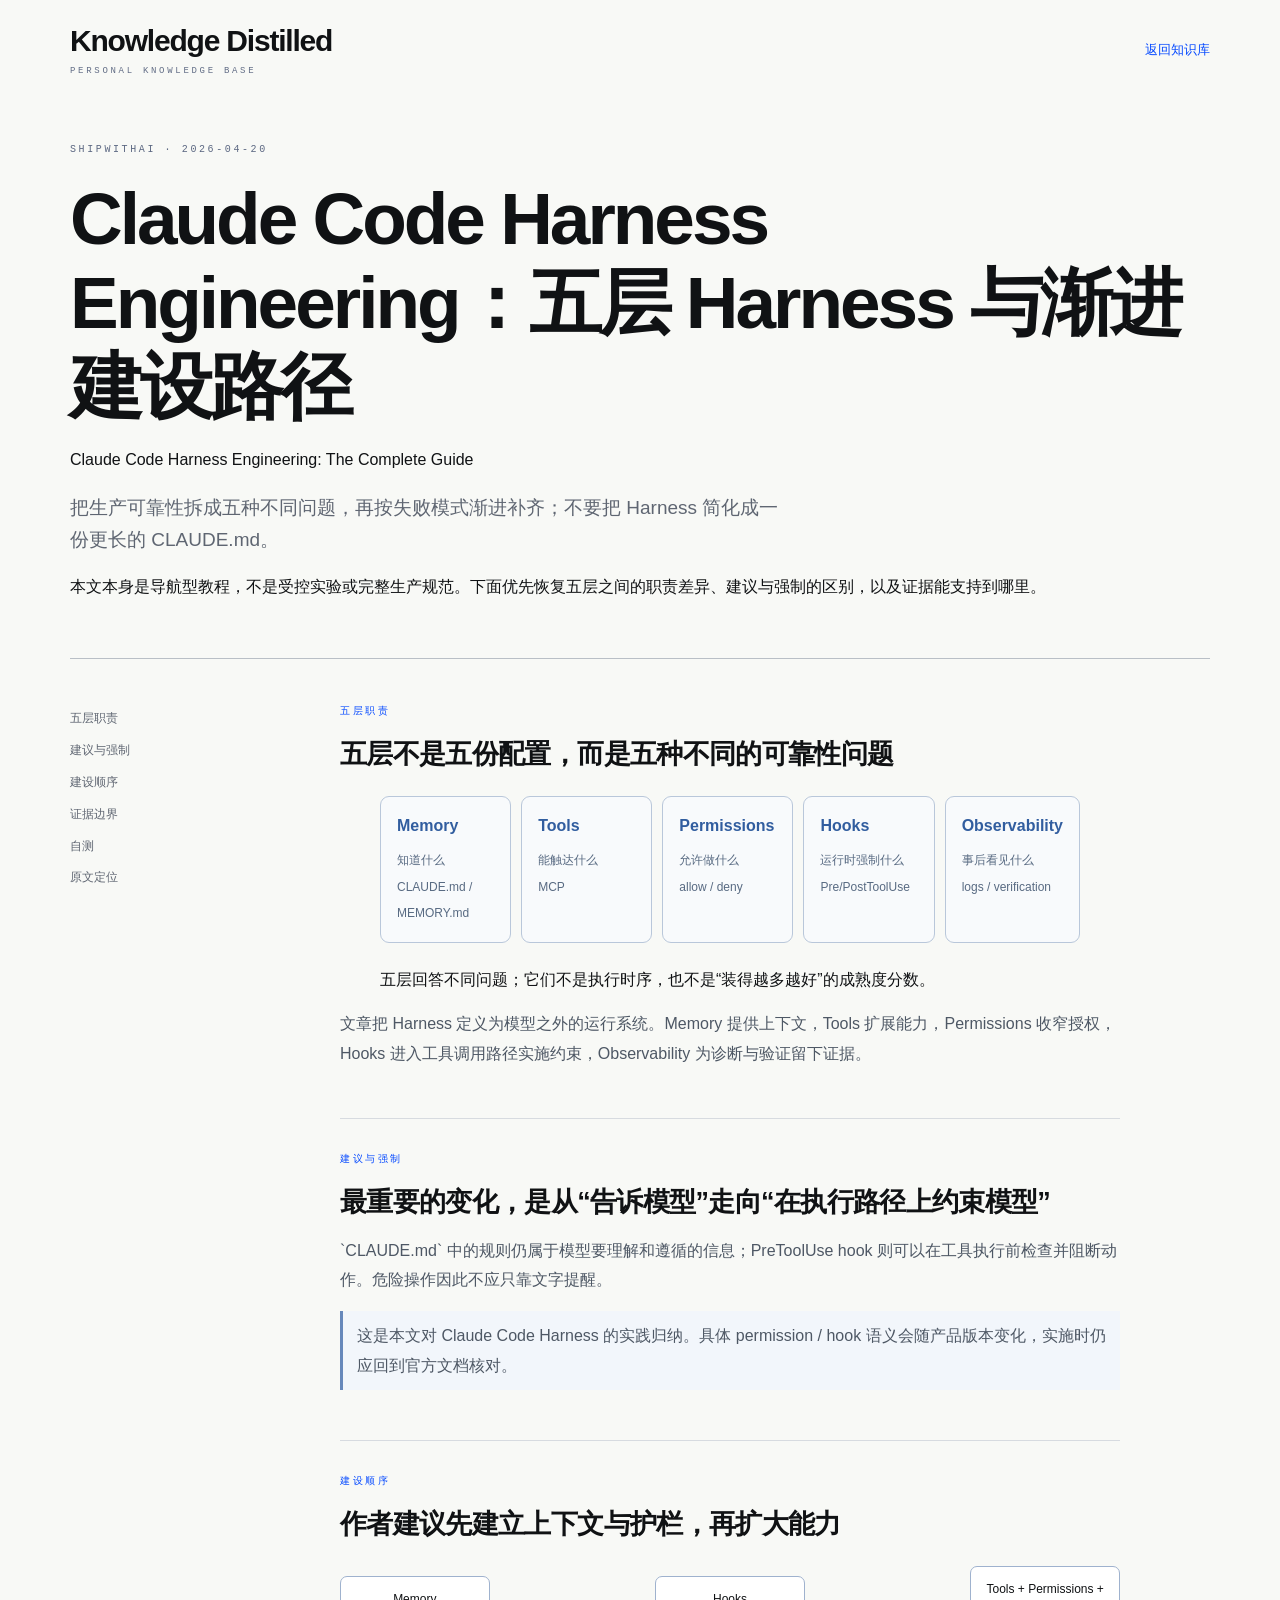
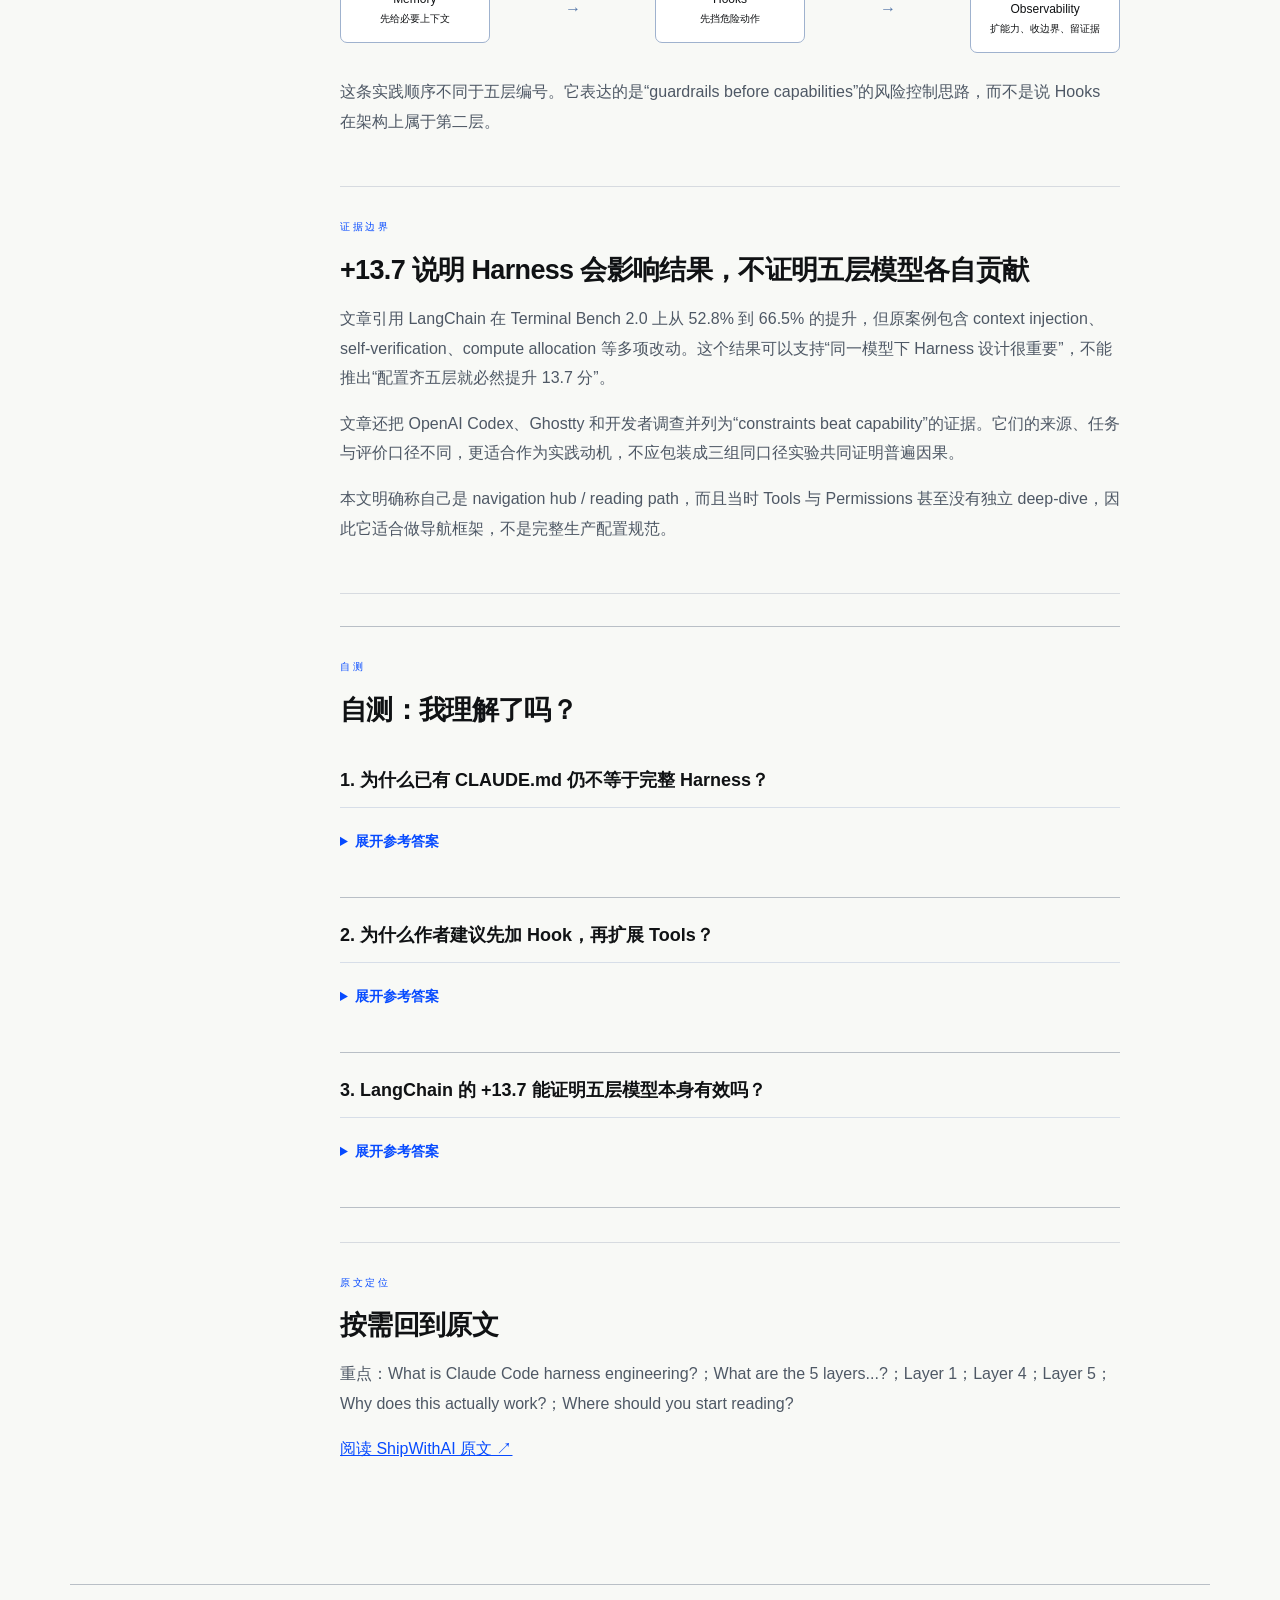
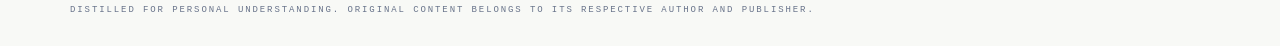
<file: ai/agents/anthropic/claude-code-harness-engineering/index.html>
<!doctype html><html lang="zh-CN"><head><meta charset="utf-8"><meta name="viewport" content="width=device-width,initial-scale=1"><title>Claude Code Harness Engineering：五层 Harness 与渐进建设路径 · Knowledge Distilled</title><link rel="stylesheet" href="../../../../assets/css/style.css?v=3"><link rel="stylesheet" href="../../../../assets/css/self-check.css?v=1"><link rel="stylesheet" href="./note.css?v=1"></head><body class="article-page"><a class="skip-link" href="#reading-main">跳至正文</a><div class="container"><header class="site-header"><a class="brand" href="../../../../">Knowledge Distilled<span>Personal Knowledge Base</span></a><a class="back-link" href="../../../../">返回知识库</a></header><header class="article-header"><div class="eyebrow">ShipWithAI · 2026-04-20</div><h1>Claude Code Harness Engineering：五层 Harness 与渐进建设路径</h1><p lang="en">Claude Code Harness Engineering: The Complete Guide</p><p class="subtitle">把生产可靠性拆成五种不同问题，再按失败模式渐进补齐；不要把 Harness 简化成一份更长的 CLAUDE.md。</p><p>本文本身是导航型教程，不是受控实验或完整生产规范。下面优先恢复五层之间的职责差异、建议与强制的区别，以及证据能支持到哪里。</p></header><div class="reading-layout"><nav class="contents" aria-label="文章目录"><a href="#core">五层职责</a><a href="#enforcement">建议与强制</a><a href="#order">建设顺序</a><a href="#boundaries">证据边界</a><a href="#self-check">自测</a><a href="#source">原文定位</a></nav><main class="reading-main" id="reading-main"><section class="section" id="core"><div class="eyebrow">五层职责</div><h2>五层不是五份配置，而是五种不同的可靠性问题</h2><figure id="layers-map"><div class="layers"><div class="layer"><b>Memory</b><span>知道什么<br>CLAUDE.md / MEMORY.md</span></div><div class="layer"><b>Tools</b><span>能触达什么<br>MCP</span></div><div class="layer"><b>Permissions</b><span>允许做什么<br>allow / deny</span></div><div class="layer"><b>Hooks</b><span>运行时强制什么<br>Pre/PostToolUse</span></div><div class="layer"><b>Observability</b><span>事后看见什么<br>logs / verification</span></div></div><figcaption>五层回答不同问题；它们不是执行时序，也不是“装得越多越好”的成熟度分数。</figcaption></figure><p>文章把 Harness 定义为模型之外的运行系统。Memory 提供上下文，Tools 扩展能力，Permissions 收窄授权，Hooks 进入工具调用路径实施约束，Observability 为诊断与验证留下证据。</p></section><section class="section" id="enforcement"><div class="eyebrow">建议与强制</div><h2>最重要的变化，是从“告诉模型”走向“在执行路径上约束模型”</h2><p>`CLAUDE.md` 中的规则仍属于模型要理解和遵循的信息；PreToolUse hook 则可以在工具执行前检查并阻断动作。危险操作因此不应只靠文字提醒。</p><p class="boundary">这是本文对 Claude Code Harness 的实践归纳。具体 permission / hook 语义会随产品版本变化，实施时仍应回到官方文档核对。</p></section><section class="section" id="order"><div class="eyebrow">建设顺序</div><h2>作者建议先建立上下文与护栏，再扩大能力</h2><div class="flow"><div>Memory<br><small>先给必要上下文</small></div><i>→</i><div>Hooks<br><small>先挡危险动作</small></div><i>→</i><div>Tools + Permissions + Observability<br><small>扩能力、收边界、留证据</small></div></div><p>这条实践顺序不同于五层编号。它表达的是“guardrails before capabilities”的风险控制思路，而不是说 Hooks 在架构上属于第二层。</p></section><section class="section" id="boundaries"><div class="eyebrow">证据边界</div><h2>+13.7 说明 Harness 会影响结果，不证明五层模型各自贡献</h2><p>文章引用 LangChain 在 Terminal Bench 2.0 上从 52.8% 到 66.5% 的提升，但原案例包含 context injection、self-verification、compute allocation 等多项改动。这个结果可以支持“同一模型下 Harness 设计很重要”，不能推出“配置齐五层就必然提升 13.7 分”。</p><p>文章还把 OpenAI Codex、Ghostty 和开发者调查并列为“constraints beat capability”的证据。它们的来源、任务与评价口径不同，更适合作为实践动机，不应包装成三组同口径实验共同证明普遍因果。</p><p>本文明确称自己是 navigation hub / reading path，而且当时 Tools 与 Permissions 甚至没有独立 deep-dive，因此它适合做导航框架，不是完整生产配置规范。</p></section><section class="section self-check-section" id="self-check"><div class="eyebrow">自测</div><h2>自测：我理解了吗？</h2><article class="self-check-question"><h3>1. 为什么已有 CLAUDE.md 仍不等于完整 Harness？</h3><details><summary>展开参考答案</summary><p>因为它主要解决 Memory / 上下文问题，不能替代工具范围、权限、运行时阻断和事后观测。</p></details></article><article class="self-check-question"><h3>2. 为什么作者建议先加 Hook，再扩展 Tools？</h3><details><summary>展开参考答案</summary><p>先建立危险动作的运行时边界，再扩大 Agent 可触达能力，避免能力增长先于护栏。</p></details></article><article class="self-check-question"><h3>3. LangChain 的 +13.7 能证明五层模型本身有效吗？</h3><details><summary>展开参考答案</summary><p>不能直接证明。它说明 Harness 改动可以影响同一模型表现，但不能把增益归因给本文五层中的某一层或“装齐五层”。</p></details></article></section><section class="section" id="source"><div class="eyebrow">原文定位</div><h2>按需回到原文</h2><p>重点：What is Claude Code harness engineering?；What are the 5 layers...?；Layer 1；Layer 4；Layer 5；Why does this actually work?；Where should you start reading?</p><p><a href="https://shipwithai.io/blog/claude-code-harness-engineering-guide/" target="_blank" rel="noreferrer">阅读 ShipWithAI 原文 ↗</a></p></section></main></div><footer class="site-footer">Distilled for personal understanding. Original content belongs to its respective author and publisher.</footer></div></body></html>
</file>
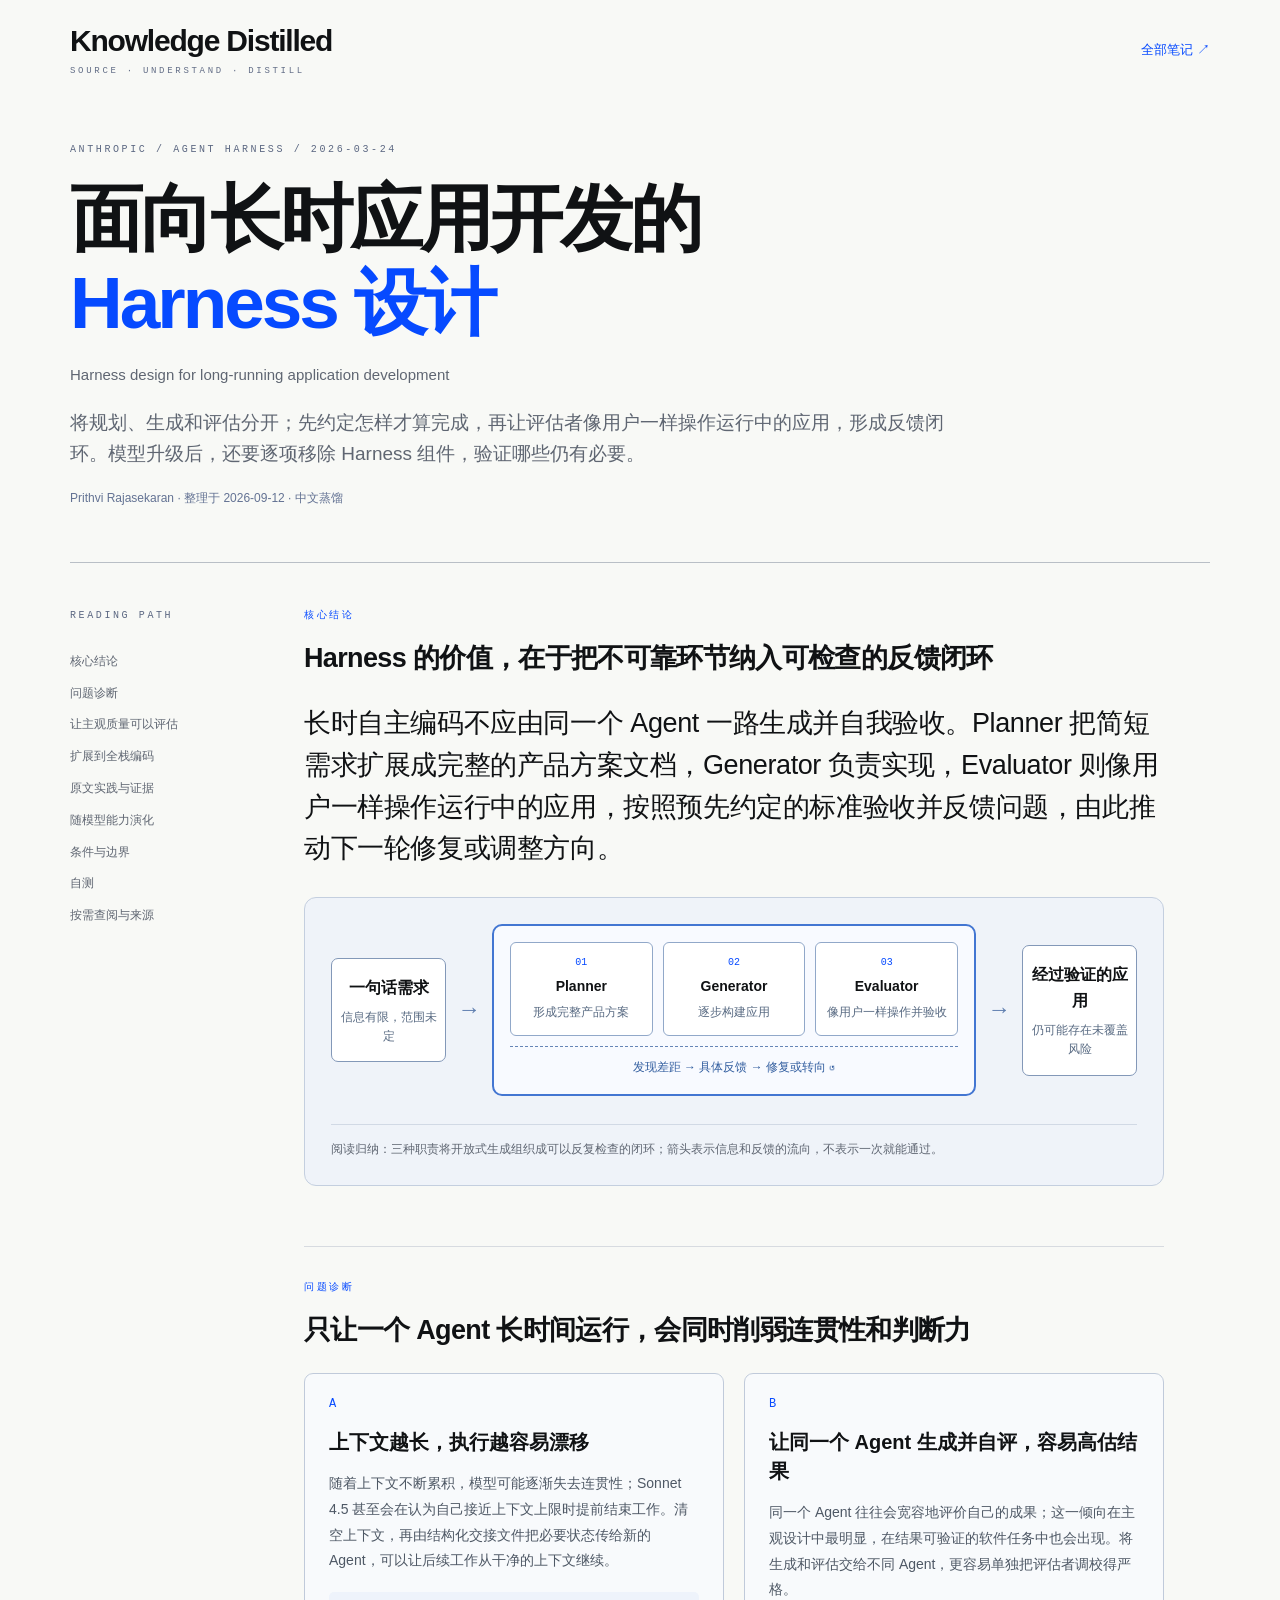
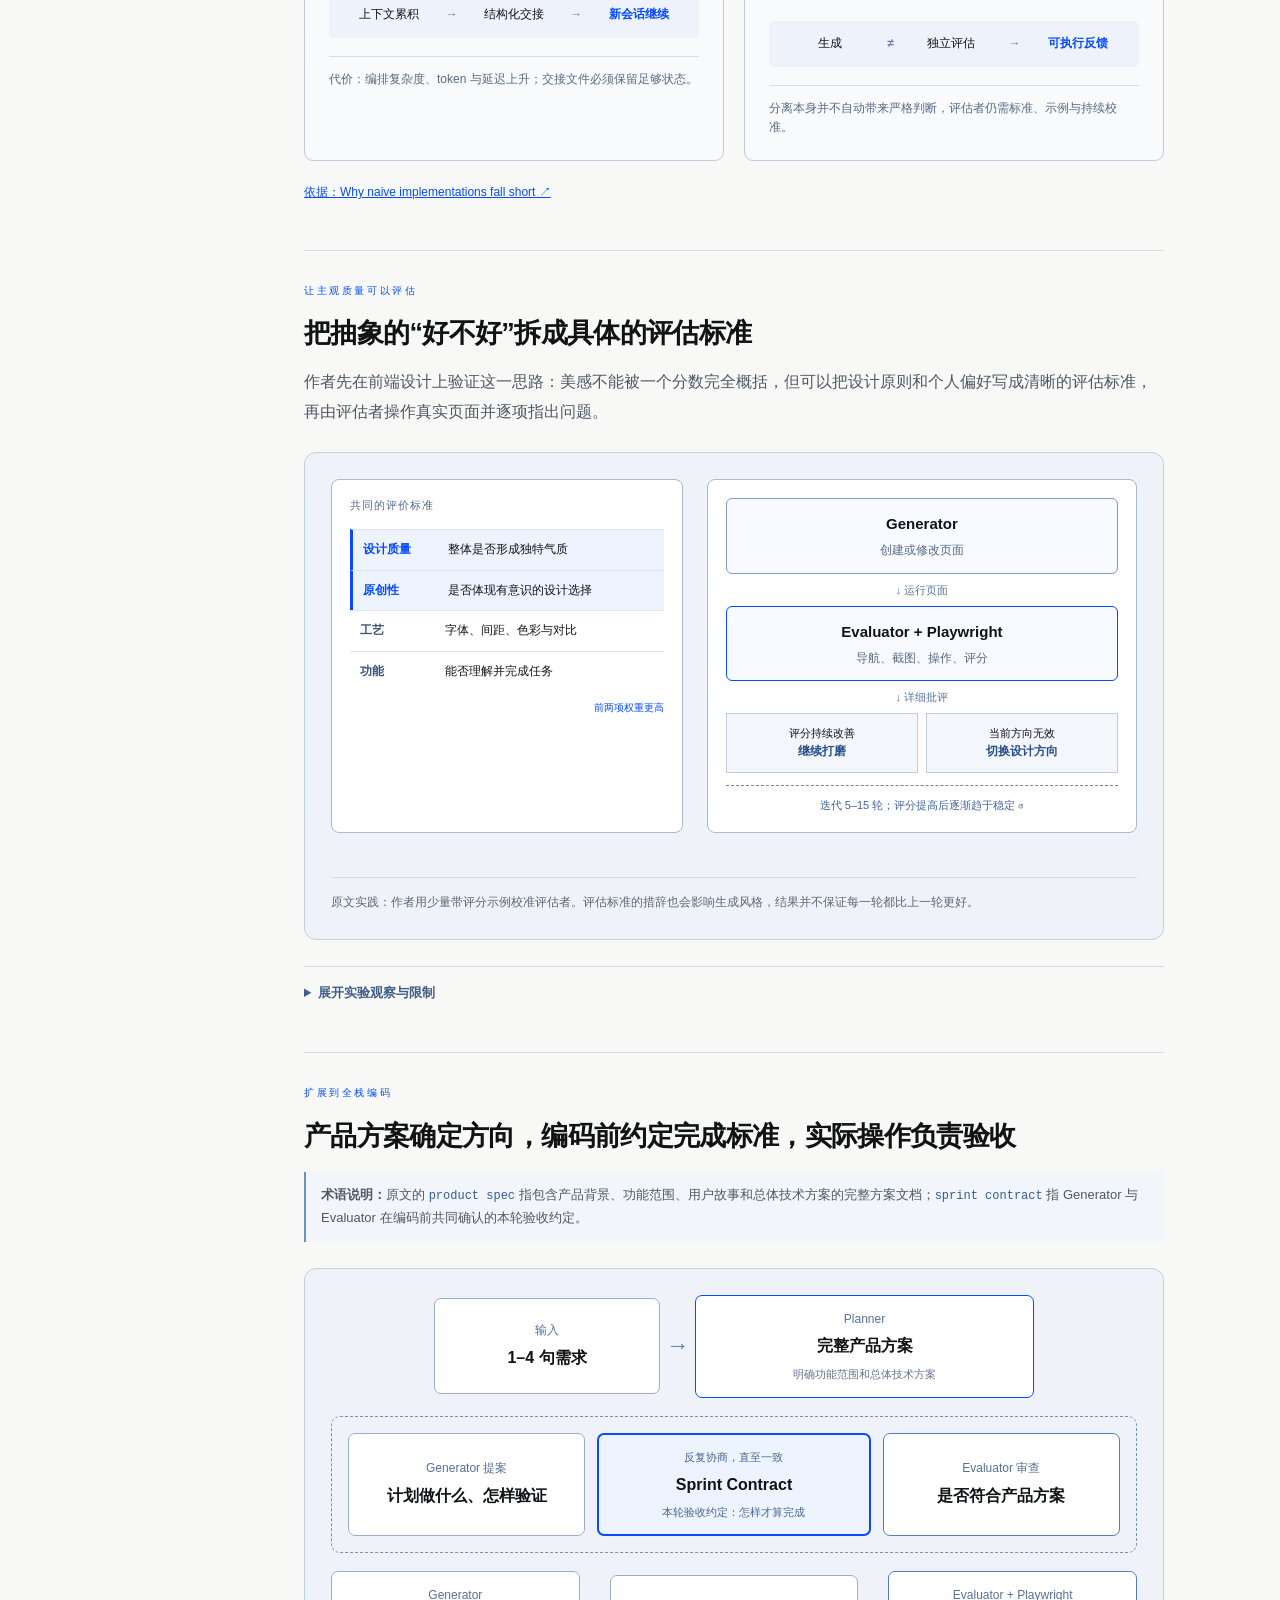
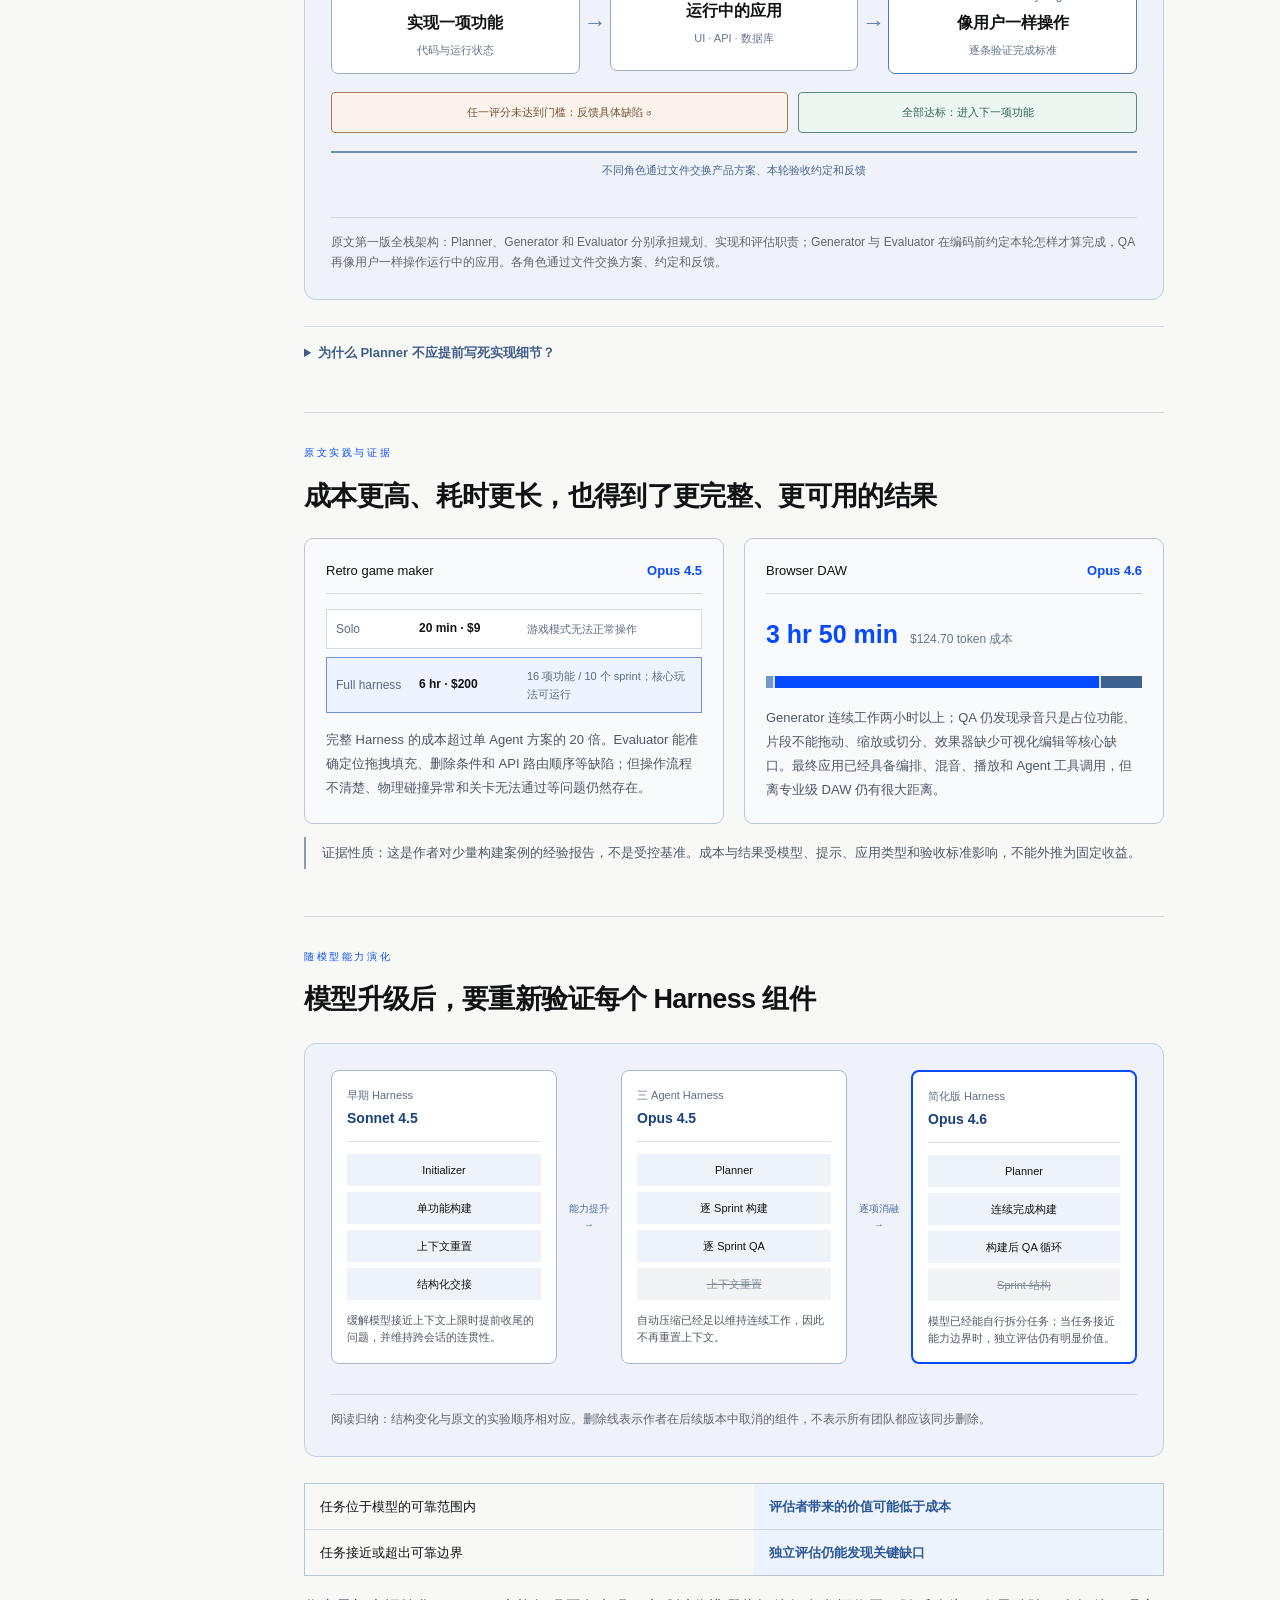
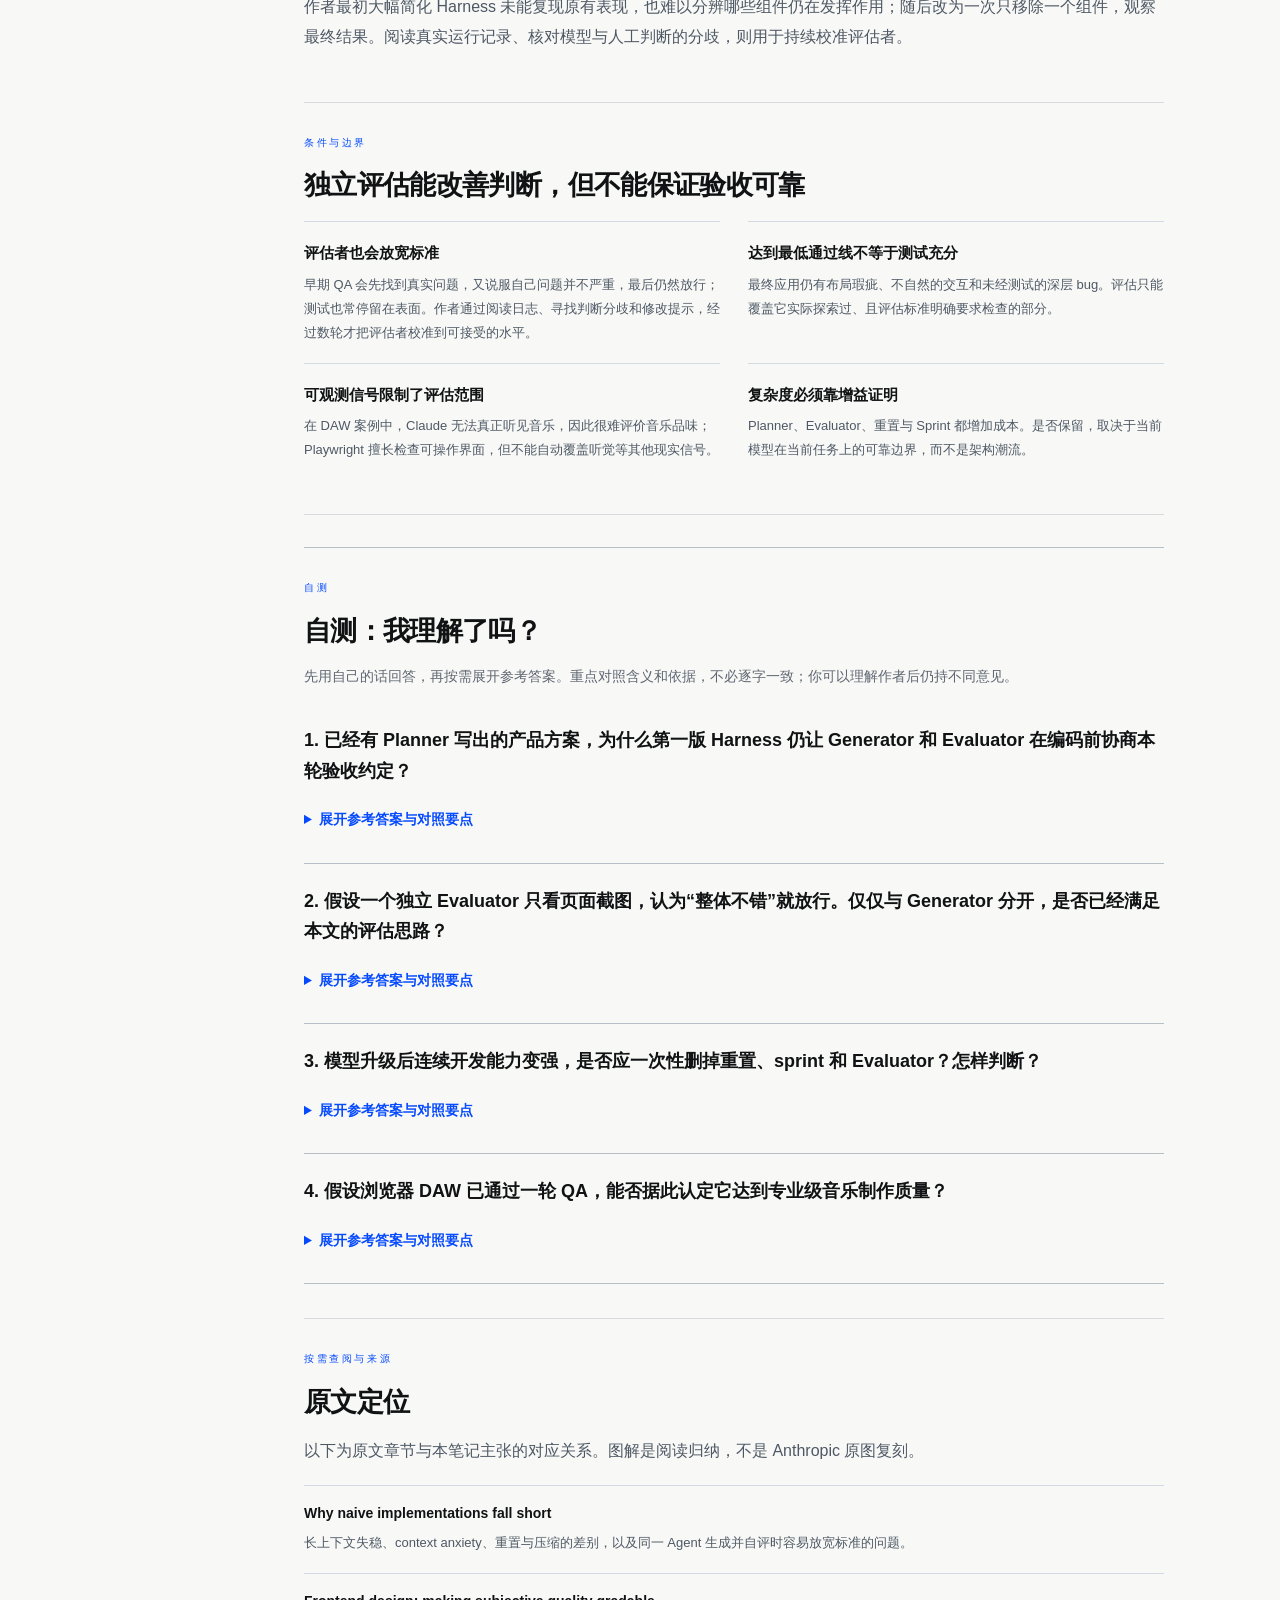
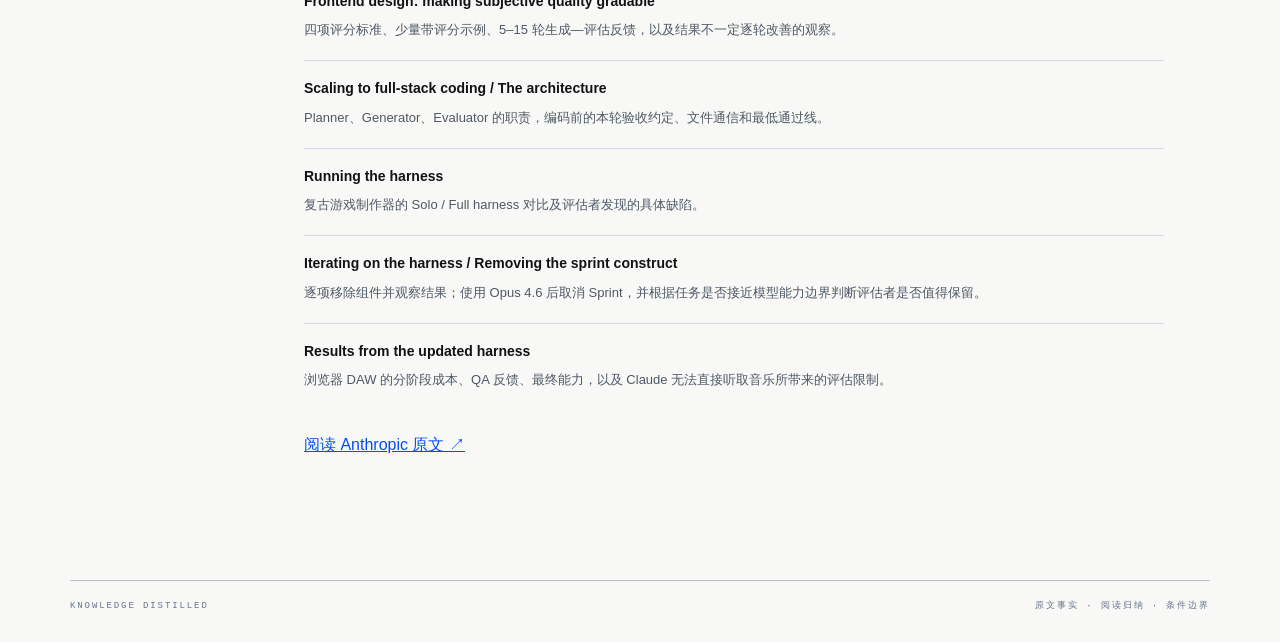
<file: ai/agents/anthropic/harness-design-long-running-apps/index.html>
<!doctype html>
<html lang="zh-CN">
<head>
  <meta charset="utf-8">
  <meta name="viewport" content="width=device-width,initial-scale=1">
  <meta name="description" content="Anthropic 长时应用开发 Harness 设计文章的中文蒸馏：拆分规划、生成和评估职责，先约定怎样才算完成，再让评估者操作运行中的应用，并随模型升级重新验证各组件的必要性。">
  <title>面向长时应用开发的 Harness 设计 · Knowledge Distilled</title>
  <link rel="stylesheet" href="../../../../assets/css/style.css?v=2">
  <link rel="stylesheet" href="note.css?v=1">
  <script src="note.js" defer></script>
<link rel="stylesheet" href="../../../../assets/css/self-check.css?v=1"></head>
<body>
  <a class="skip-link" href="#main">跳至正文</a>
  <div class="container">
    <header class="site-header">
      <a class="brand" href="../../../../">Knowledge Distilled<span>Source · Understand · Distill</span></a>
      <a class="back-link" href="../../../../#knowledge-map">全部笔记 ↗</a>
    </header>

    <main id="main">
      <header class="article-header">
        <div class="eyebrow">Anthropic / Agent Harness / 2026-03-24</div>
        <h1>面向长时应用开发的<br><span>Harness 设计</span></h1>
        <p class="original-title" lang="en">Harness design for long-running application development</p>
        <p class="subtitle">将规划、生成和评估分开；先约定怎样才算完成，再让评估者像用户一样操作运行中的应用，形成反馈闭环。模型升级后，还要逐项移除 Harness 组件，验证哪些仍有必要。</p>
        <p class="note-status">Prithvi Rajasekaran · 整理于 2026-09-12 · 中文蒸馏</p>
      </header>

      <div class="reading-layout">
        <nav class="contents" aria-label="文章目录">
          <div class="eyebrow">Reading path</div>
          <a href="#conclusion">核心结论</a>
          <a href="#failures">问题诊断</a>
          <a href="#feedback">让主观质量可以评估</a>
          <a href="#architecture">扩展到全栈编码</a>
          <a href="#evidence">原文实践与证据</a>
          <a href="#evolution">随模型能力演化</a>
          <a href="#boundaries">条件与边界</a>
          <a href="#self-check">自测</a><a href="#source">按需查阅与来源</a>
        </nav>

        <div class="reading-main">
          <section class="section" id="conclusion">
            <div class="eyebrow">核心结论</div>
            <h2>Harness 的价值，在于把不可靠环节纳入可检查的反馈闭环</h2>
            <p class="takeaway">长时自主编码不应由同一个 Agent 一路生成并自我验收。Planner 把简短需求扩展成完整的产品方案文档，Generator 负责实现，Evaluator 则像用户一样操作运行中的应用，按照预先约定的标准验收并反馈问题，由此推动下一轮修复或调整方向。</p>

            <figure class="thesis-map" aria-labelledby="thesis-caption">
              <div class="input-node">一句话需求<small>信息有限，范围未定</small></div>
              <div class="map-arrow" aria-hidden="true">→</div>
              <div class="harness-frame">
                <div class="role planner"><span>01</span><strong>Planner</strong><small>形成完整产品方案</small></div>
                <div class="role generator"><span>02</span><strong>Generator</strong><small>逐步构建应用</small></div>
                <div class="role evaluator"><span>03</span><strong>Evaluator</strong><small>像用户一样操作并验收</small></div>
                <div class="feedback-line">发现差距 → 具体反馈 → 修复或转向 ↺</div>
              </div>
              <div class="map-arrow" aria-hidden="true">→</div>
              <div class="output-node">经过验证的应用<small>仍可能存在未覆盖风险</small></div>
              <figcaption id="thesis-caption">阅读归纳：三种职责将开放式生成组织成可以反复检查的闭环；箭头表示信息和反馈的流向，不表示一次就能通过。</figcaption>
            </figure>
          </section>

          <section class="section" id="failures">
            <div class="eyebrow">问题诊断</div>
            <h2>只让一个 Agent 长时间运行，会同时削弱连贯性和判断力</h2>
            <div class="failure-grid">
              <article>
                <div class="failure-mark">A</div>
                <h3>上下文越长，执行越容易漂移</h3>
                <p>随着上下文不断累积，模型可能逐渐失去连贯性；Sonnet 4.5 甚至会在认为自己接近上下文上限时提前结束工作。清空上下文，再由结构化交接文件把必要状态传给新的 Agent，可以让后续工作从干净的上下文继续。</p>
                <div class="mechanism"><span>上下文累积</span><b>→</b><span>结构化交接</span><b>→</b><strong>新会话继续</strong></div>
                <small>代价：编排复杂度、token 与延迟上升；交接文件必须保留足够状态。</small>
              </article>
              <article>
                <div class="failure-mark">B</div>
                <h3>让同一个 Agent 生成并自评，容易高估结果</h3>
                <p>同一个 Agent 往往会宽容地评价自己的成果；这一倾向在主观设计中最明显，在结果可验证的软件任务中也会出现。将生成和评估交给不同 Agent，更容易单独把评估者调校得严格。</p>
                <div class="mechanism"><span>生成</span><b>≠</b><span>独立评估</span><b>→</b><strong>可执行反馈</strong></div>
                <small>分离本身并不自动带来严格判断，评估者仍需标准、示例与持续校准。</small>
              </article>
            </div>
            <p class="source-pointer"><a href="#source-naive">依据：Why naive implementations fall short ↗</a></p>
          </section>

          <section class="section" id="feedback">
            <div class="eyebrow">让主观质量可以评估</div>
            <h2>把抽象的“好不好”拆成具体的评估标准</h2>
            <p>作者先在前端设计上验证这一思路：美感不能被一个分数完全概括，但可以把设计原则和个人偏好写成清晰的评估标准，再由评估者操作真实页面并逐项指出问题。</p>

            <figure class="grading-loop" aria-labelledby="grading-caption">
              <div class="criteria-panel">
                <div class="criteria-title">共同的评价标准</div>
                <div class="criterion priority"><strong>设计质量</strong><span>整体是否形成独特气质</span></div>
                <div class="criterion priority"><strong>原创性</strong><span>是否体现有意识的设计选择</span></div>
                <div class="criterion"><strong>工艺</strong><span>字体、间距、色彩与对比</span></div>
                <div class="criterion"><strong>功能</strong><span>能否理解并完成任务</span></div>
                <div class="weight-note">前两项权重更高</div>
              </div>
              <div class="loop-panel">
                <div class="loop-node generate"><strong>Generator</strong><small>创建或修改页面</small></div>
                <div class="loop-step down">↓ 运行页面</div>
                <div class="loop-node inspect"><strong>Evaluator + Playwright</strong><small>导航、截图、操作、评分</small></div>
                <div class="loop-step decision">↓ 详细批评</div>
                <div class="fork-row"><span>评分持续改善<br><b>继续打磨</b></span><span>当前方向无效<br><b>切换设计方向</b></span></div>
                <div class="return-line">迭代 5–15 轮；评分提高后逐渐趋于稳定 ↺</div>
              </div>
              <figcaption id="grading-caption">原文实践：作者用少量带评分示例校准评估者。评估标准的措辞也会影响生成风格，结果并不保证每一轮都比上一轮更好。</figcaption>
            </figure>

            <details class="explanation">
              <summary>展开实验观察与限制</summary>
              <p>完整运行最长约四小时。即使在第一轮，明确标准也能让结果优于没有额外提示的基线；后续反馈通常会让设计更鲜明。在荷兰艺术博物馆案例中，第十轮从常规落地页转变为空间化的 3D 画廊体验。</p>
              <p>但作者有时更喜欢中间轮次，方案复杂度也会随迭代上升。“museum quality”一类措辞还会让设计趋向特定风格，说明评分并不是客观、中立的审美尺度。</p>
              <a href="#source-frontend">依据：Frontend design: making subjective quality gradable ↗</a>
            </details>
          </section>

          <section class="section" id="architecture">
            <div class="eyebrow">扩展到全栈编码</div>
            <h2>产品方案确定方向，编码前约定完成标准，实际操作负责验收</h2>
            <p class="term-note"><strong>术语说明：</strong>原文的 <span lang="en">product spec</span> 指包含产品背景、功能范围、用户故事和总体技术方案的完整方案文档；<span lang="en">sprint contract</span> 指 Generator 与 Evaluator 在编码前共同确认的本轮验收约定。</p>
            <figure class="architecture" aria-labelledby="architecture-caption">
              <div class="spec-track">
                <div class="arch-node user"><small>输入</small><strong>1–4 句需求</strong></div>
                <div class="arch-arrow" aria-hidden="true">→</div>
                <div class="arch-node plan"><small>Planner</small><strong>完整产品方案</strong><span>明确功能范围和总体技术方案</span></div>
              </div>
              <div class="contract-zone">
                <div class="arch-node build"><small>Generator 提案</small><strong>计划做什么、怎样验证</strong></div>
                <div class="contract"><span>反复协商，直至一致</span><strong>Sprint Contract</strong><small>本轮验收约定：怎样才算完成</small></div>
                <div class="arch-node review"><small>Evaluator 审查</small><strong>是否符合产品方案</strong></div>
              </div>
              <div class="execution-zone">
                <div class="arch-node build"><small>Generator</small><strong>实现一项功能</strong><span>代码与运行状态</span></div>
                <div class="arch-arrow" aria-hidden="true">→</div>
                <div class="running-app"><strong>运行中的应用</strong><span>UI · API · 数据库</span></div>
                <div class="arch-arrow" aria-hidden="true">→</div>
                <div class="arch-node review"><small>Evaluator + Playwright</small><strong>像用户一样操作</strong><span>逐条验证完成标准</span></div>
              </div>
              <div class="gate-row"><span class="fail">任一评分未达到门槛：反馈具体缺陷 ↺</span><span class="pass">全部达标：进入下一项功能</span></div>
              <div class="artifact-rail">不同角色通过文件交换产品方案、本轮验收约定和反馈</div>
              <figcaption id="architecture-caption">原文第一版全栈架构：Planner、Generator 和 Evaluator 分别承担规划、实现和评估职责；Generator 与 Evaluator 在编码前约定本轮怎样才算完成，QA 再像用户一样操作运行中的应用。各角色通过文件交换方案、约定和反馈。</figcaption>
            </figure>

            <details class="explanation">
              <summary>为什么 Planner 不应提前写死实现细节？</summary>
              <p>作者担心前期写错技术细节会影响后续实现，因此让 Planner 聚焦产品背景、功能范围和总体技术方案，把具体实现路径留给后续工作。Generator 将工作拆成较小的功能块，Evaluator 则从功能范围与实现深度、功能可用性、视觉设计和代码质量四个方面设定最低通过线。</p>
              <a href="#source-architecture">依据：Scaling to full-stack coding / The architecture ↗</a>
            </details>
          </section>

          <section class="section" id="evidence">
            <div class="eyebrow">原文实践与证据</div>
            <h2>成本更高、耗时更长，也得到了更完整、更可用的结果</h2>
            <div class="experiment-grid">
              <article>
                <div class="experiment-head"><span>Retro game maker</span><strong>Opus 4.5</strong></div>
                <div class="cost-compare">
                  <div><small>Solo</small><b>20 min · $9</b><span>游戏模式无法正常操作</span></div>
                  <div class="full"><small>Full harness</small><b>6 hr · $200</b><span>16 项功能 / 10 个 sprint；核心玩法可运行</span></div>
                </div>
                <p>完整 Harness 的成本超过单 Agent 方案的 20 倍。Evaluator 能准确定位拖拽填充、删除条件和 API 路由顺序等缺陷；但操作流程不清楚、物理碰撞异常和关卡无法通过等问题仍然存在。</p>
              </article>
              <article>
                <div class="experiment-head"><span>Browser DAW</span><strong>Opus 4.6</strong></div>
                <div class="metric"><b>3 hr 50 min</b><span>$124.70 token 成本</span></div>
                <div class="phase-bar" aria-label="总时长中，构建阶段明显长于 QA 与规划阶段的示意图">
                  <i class="plan-phase"></i><i class="build-phase"></i><i class="qa-phase"></i>
                </div>
                <p>Generator 连续工作两小时以上；QA 仍发现录音只是占位功能、片段不能拖动、缩放或切分、效果器缺少可视化编辑等核心缺口。最终应用已经具备编排、混音、播放和 Agent 工具调用，但离专业级 DAW 仍有很大距离。</p>
              </article>
            </div>
            <p class="evidence-limit">证据性质：这是作者对少量构建案例的经验报告，不是受控基准。成本与结果受模型、提示、应用类型和验收标准影响，不能外推为固定收益。</p>
          </section>

          <section class="section" id="evolution">
            <div class="eyebrow">随模型能力演化</div>
            <h2>模型升级后，要重新验证每个 Harness 组件</h2>
            <figure class="evolution" aria-labelledby="evolution-caption">
              <div class="era">
                <div class="era-head"><span>早期 Harness</span><strong>Sonnet 4.5</strong></div>
                <div class="scaffold"><b>Initializer</b><b>单功能构建</b><b>上下文重置</b><b>结构化交接</b></div>
                <p>缓解模型接近上下文上限时提前收尾的问题，并维持跨会话的连贯性。</p>
              </div>
              <div class="evolution-arrow" aria-hidden="true">能力提升 →</div>
              <div class="era">
                <div class="era-head"><span>三 Agent Harness</span><strong>Opus 4.5</strong></div>
                <div class="scaffold"><b>Planner</b><b>逐 Sprint 构建</b><b>逐 Sprint QA</b><s>上下文重置</s></div>
                <p>自动压缩已经足以维持连续工作，因此不再重置上下文。</p>
              </div>
              <div class="evolution-arrow" aria-hidden="true">逐项消融 →</div>
              <div class="era current">
                <div class="era-head"><span>简化版 Harness</span><strong>Opus 4.6</strong></div>
                <div class="scaffold"><b>Planner</b><b>连续完成构建</b><b>构建后 QA 循环</b><s>Sprint 结构</s></div>
                <p>模型已经能自行拆分任务；当任务接近能力边界时，独立评估仍有明显价值。</p>
              </div>
              <figcaption id="evolution-caption">阅读归纳：结构变化与原文的实验顺序相对应。删除线表示作者在后续版本中取消的组件，不表示所有团队都应该同步删除。</figcaption>
            </figure>
            <div class="decision-rule">
              <span>任务位于模型的可靠范围内</span><strong>评估者带来的价值可能低于成本</strong>
              <span>任务接近或超出可靠边界</span><strong>独立评估仍能发现关键缺口</strong>
            </div>
            <p>作者最初大幅简化 Harness 未能复现原有表现，也难以分辨哪些组件仍在发挥作用；随后改为一次只移除一个组件，观察最终结果。阅读真实运行记录、核对模型与人工判断的分歧，则用于持续校准评估者。</p>
          </section>

          <section class="section" id="boundaries">
            <div class="eyebrow">条件与边界</div>
            <h2>独立评估能改善判断，但不能保证验收可靠</h2>
            <div class="boundary-list">
              <article><strong>评估者也会放宽标准</strong><p>早期 QA 会先找到真实问题，又说服自己问题并不严重，最后仍然放行；测试也常停留在表面。作者通过阅读日志、寻找判断分歧和修改提示，经过数轮才把评估者校准到可接受的水平。</p></article>
              <article><strong>达到最低通过线不等于测试充分</strong><p>最终应用仍有布局瑕疵、不自然的交互和未经测试的深层 bug。评估只能覆盖它实际探索过、且评估标准明确要求检查的部分。</p></article>
              <article><strong>可观测信号限制了评估范围</strong><p>在 DAW 案例中，Claude 无法真正听见音乐，因此很难评价音乐品味；Playwright 擅长检查可操作界面，但不能自动覆盖听觉等其他现实信号。</p></article>
              <article><strong>复杂度必须靠增益证明</strong><p>Planner、Evaluator、重置与 Sprint 都增加成本。是否保留，取决于当前模型在当前任务上的可靠边界，而不是架构潮流。</p></article>
            </div>
          </section>

          <section class="section self-check-section" id="self-check"><div class="eyebrow">自测</div><h2>自测：我理解了吗？</h2><p>先用自己的话回答，再按需展开参考答案。重点对照含义和依据，不必逐字一致；你可以理解作者后仍持不同意见。</p><article class="self-check-question" id="check-contract"><h3>1. 已经有 Planner 写出的产品方案，为什么第一版 Harness 仍让 Generator 和 Evaluator 在编码前协商本轮验收约定？</h3><details><summary>展开参考答案与对照要点</summary><div class="self-check-answer"><p><strong>参考解释：</strong>产品方案给出方向和范围，验收约定则把用户故事落实为本轮可验证的行为。生成者提出做什么、怎样验证，评估者检查是否符合方案，达成一致后再实现，减少做完后才争论完成标准的情况。</p><p><strong>对照要点：</strong>是否区分产品方向与可验证行为，并说清双方为何在编码前对齐。</p><p><strong>容易误解：</strong>这不要求 Planner 提前写死全部实现细节，也不意味着所有后续模型都要保留 sprint。</p><p><strong>回查：</strong><a href="#architecture">三 Agent 架构</a> · <a href="https://www.anthropic.com/engineering/harness-design-long-running-apps" target="_blank" rel="noreferrer">原文依据</a>（章节：Scaling to full-stack coding / The architecture；Removing the sprint construct）。</p></div></details></article><article class="self-check-question" id="check-evaluation"><h3>2. 假设一个独立 Evaluator 只看页面截图，认为“整体不错”就放行。仅仅与 Generator 分开，是否已经满足本文的评估思路？</h3><details><summary>展开参考答案与对照要点</summary><div class="self-check-answer"><p><strong>参考解释：</strong>还没有。独立角色更容易单独校准判断，但仍需明确标准、示例和实际操作。评估者应像用户一样检查运行中的应用，给出具体缺陷供修复；只看截图无法证明交互可用，独立身份也不保证判断严格。</p><p><strong>对照要点：</strong>是否同时说明职责分离、共同标准、实际操作和反馈的作用。</p><p><strong>容易误解：</strong>评分或截图不能替代行为验证；达到通过线也不等于没有未覆盖的问题。</p><p><strong>回查：</strong><a href="#boundaries">评估的条件与边界</a> · <a href="https://www.anthropic.com/engineering/harness-design-long-running-apps" target="_blank" rel="noreferrer">原文依据</a>（章节：Why naive implementations fall short；Frontend design: making subjective quality gradable；Running the harness）。</p></div></details></article><article class="self-check-question" id="check-evolution"><h3>3. 模型升级后连续开发能力变强，是否应一次性删掉重置、sprint 和 Evaluator？怎样判断？</h3><details><summary>展开参考答案与对照要点</summary><div class="self-check-answer"><p><strong>参考解释：</strong>不应仅凭升级就全部删除。应逐项移除组件并观察最终影响，避免一次大改后无法判断原因；阅读运行记录、比较模型与人工判断，则有助于校准评估者。旧补偿可能失效，而接近模型能力边界的任务仍可能需要独立评估；保留与否要比较当前任务上的收益和成本。</p><p><strong>对照要点：</strong>是否解释了逐项验证的目的，并保留任务能力边界。</p><p><strong>容易误解：</strong>作者在特定版本取消某个组件，不是对所有项目的统一删减指令。</p><p><strong>回查：</strong><a href="#evolution">随模型演化</a> · <a href="https://www.anthropic.com/engineering/harness-design-long-running-apps" target="_blank" rel="noreferrer">原文依据</a>（章节：Iterating on the harness；Removing the sprint construct）。</p></div></details></article><article class="self-check-question" id="check-limits"><h3>4. 假设浏览器 DAW 已通过一轮 QA，能否据此认定它达到专业级音乐制作质量？</h3><details><summary>展开参考答案与对照要点</summary><div class="self-check-answer"><p><strong>参考解释：</strong>不能。验收只覆盖实际检查过的行为和可观测信号，深层功能仍可能漏检；Claude 不能真正听见音乐，也限制了音乐质量判断。作者的少量案例说明部分能力改善，同时保留成本与功能缺口，不是专业质量的保证。</p><p><strong>对照要点：</strong>是否区分界面与功能检查、听觉判断，以及实际测试覆盖范围。</p><p><strong>容易误解：</strong>通过 QA 不等于全部功能完整，更不等于在所有任务中获得固定收益。</p><p><strong>回查：</strong><a href="#boundaries">条件与边界</a> · <a href="https://www.anthropic.com/engineering/harness-design-long-running-apps" target="_blank" rel="noreferrer">原文依据</a>（章节：Running the harness；Results from the updated harness）。</p></div></details></article></section><section class="section source-section" id="source">
            <div class="eyebrow">按需查阅与来源</div>
            <h2>原文定位</h2>
            <p>以下为原文章节与本笔记主张的对应关系。图解是阅读归纳，不是 Anthropic 原图复刻。</p>
            <div class="source-list">
              <article id="source-naive"><strong>Why naive implementations fall short</strong><p>长上下文失稳、context anxiety、重置与压缩的差别，以及同一 Agent 生成并自评时容易放宽标准的问题。</p></article>
              <article id="source-frontend"><strong>Frontend design: making subjective quality gradable</strong><p>四项评分标准、少量带评分示例、5–15 轮生成—评估反馈，以及结果不一定逐轮改善的观察。</p></article>
              <article id="source-architecture"><strong>Scaling to full-stack coding / The architecture</strong><p>Planner、Generator、Evaluator 的职责，编码前的本轮验收约定、文件通信和最低通过线。</p></article>
              <article id="source-running"><strong>Running the harness</strong><p>复古游戏制作器的 Solo / Full harness 对比及评估者发现的具体缺陷。</p></article>
              <article id="source-iterate"><strong>Iterating on the harness / Removing the sprint construct</strong><p>逐项移除组件并观察结果；使用 Opus 4.6 后取消 Sprint，并根据任务是否接近模型能力边界判断评估者是否值得保留。</p></article>
              <article id="source-results"><strong>Results from the updated harness</strong><p>浏览器 DAW 的分阶段成本、QA 反馈、最终能力，以及 Claude 无法直接听取音乐所带来的评估限制。</p></article>
            </div>
            <p><a href="https://www.anthropic.com/engineering/harness-design-long-running-apps" target="_blank" rel="noreferrer">阅读 Anthropic 原文 ↗</a></p>
          </section>
        </div>
      </div>
    </main>
    <footer class="site-footer article-footer"><span>Knowledge Distilled</span><span>原文事实 · 阅读归纳 · 条件边界</span></footer>
  </div>
</body>
</html>
</file>
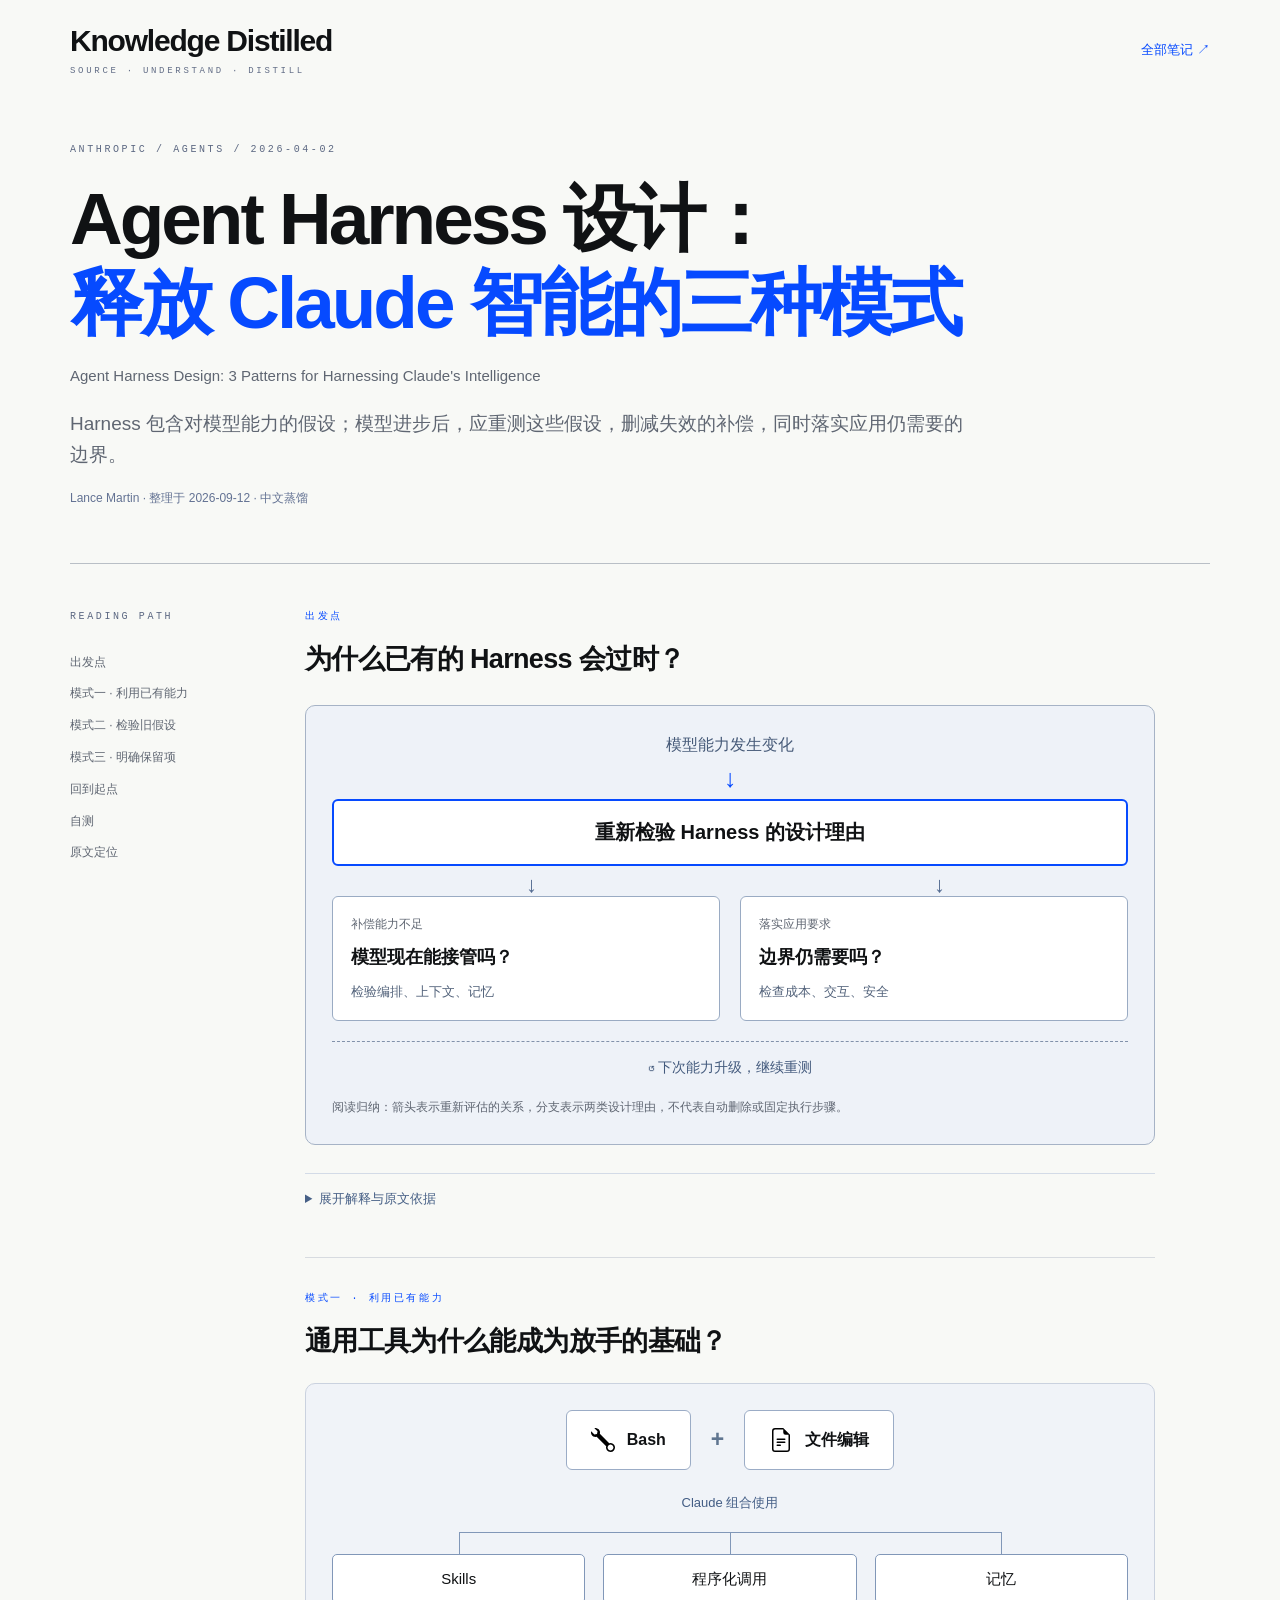
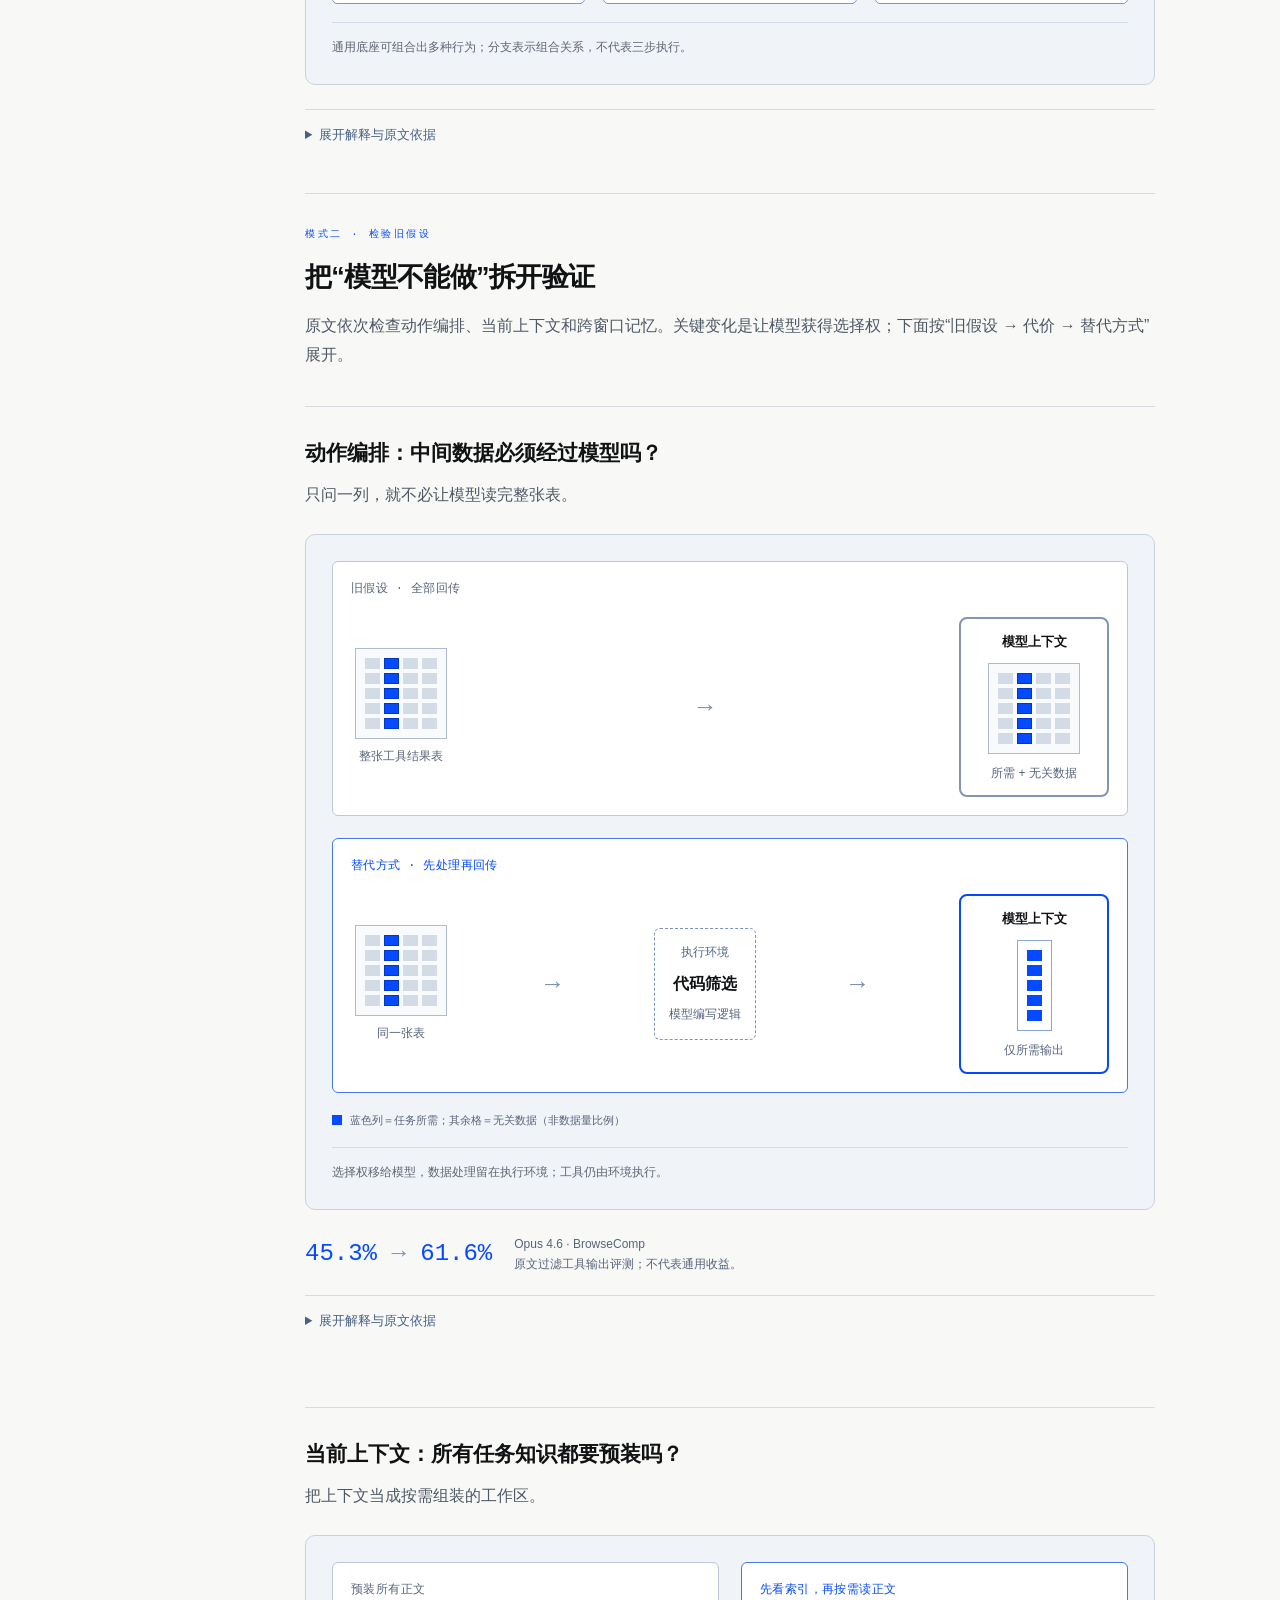
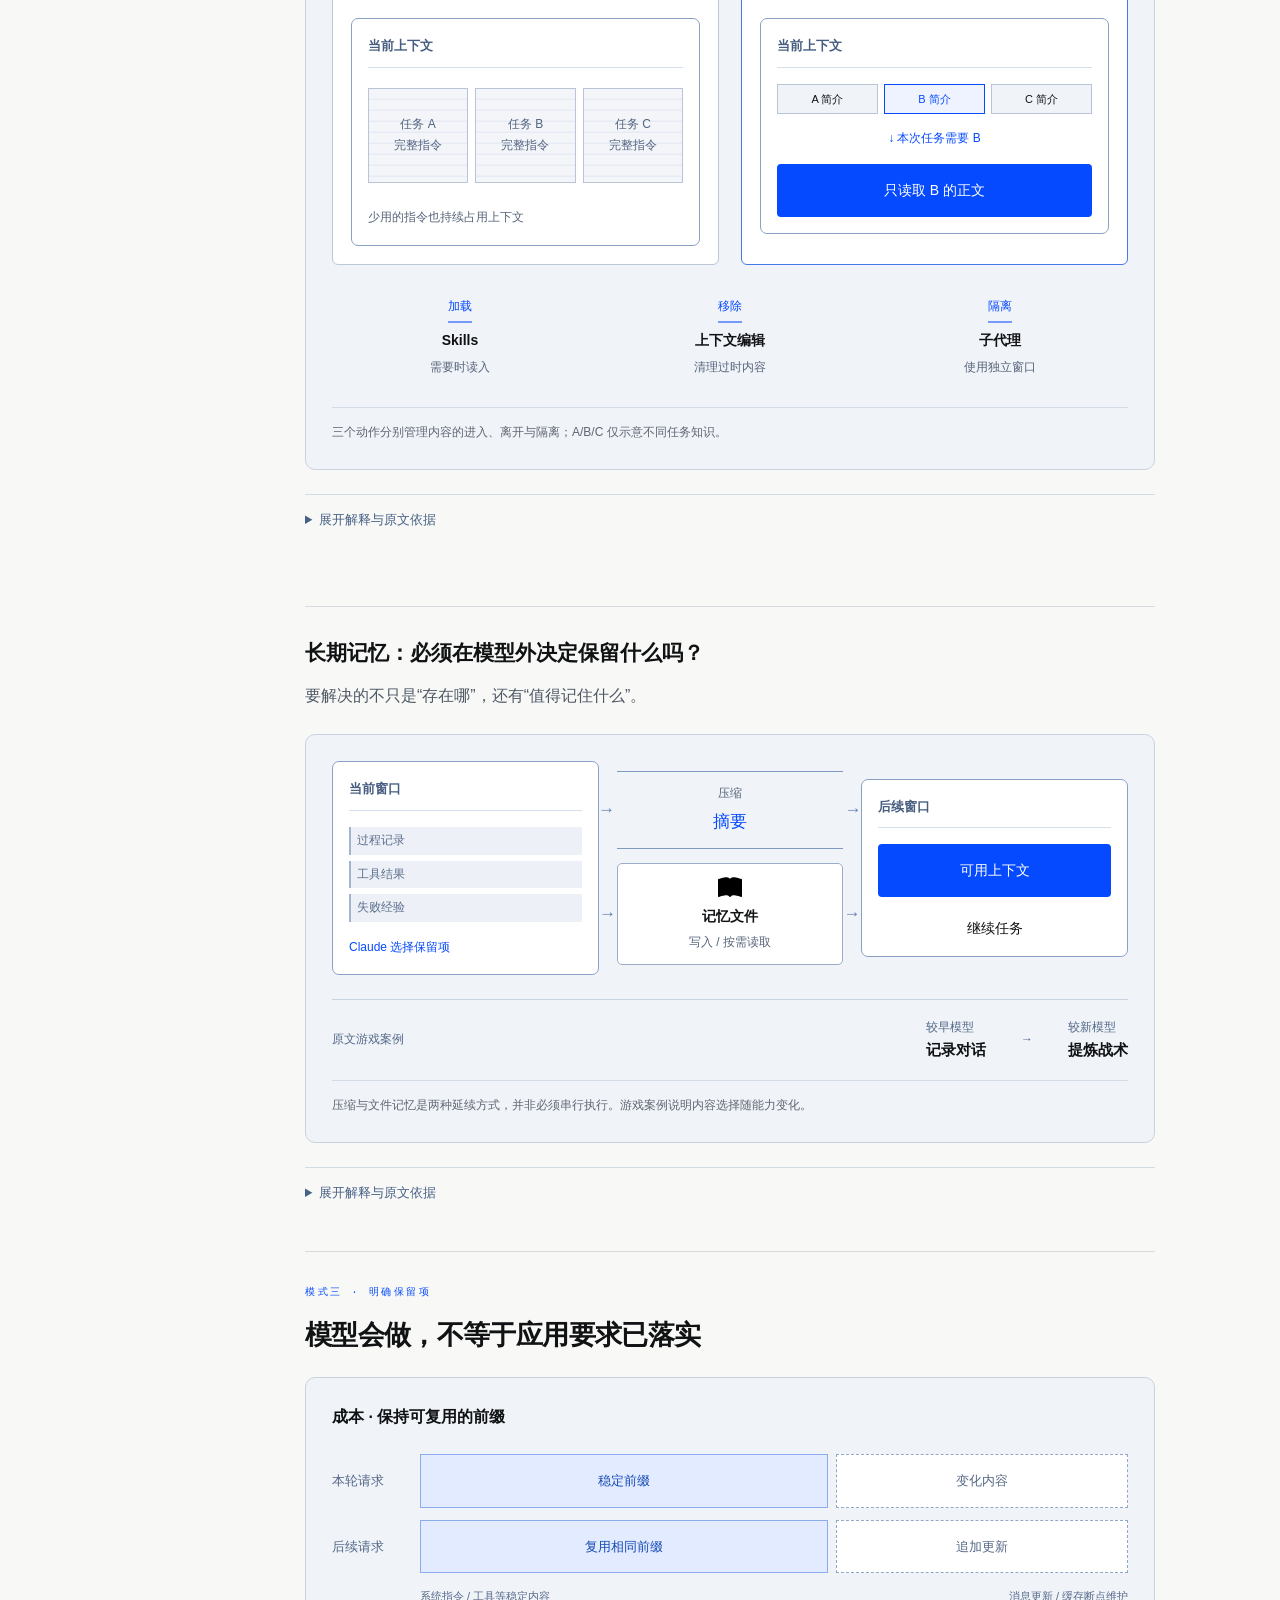
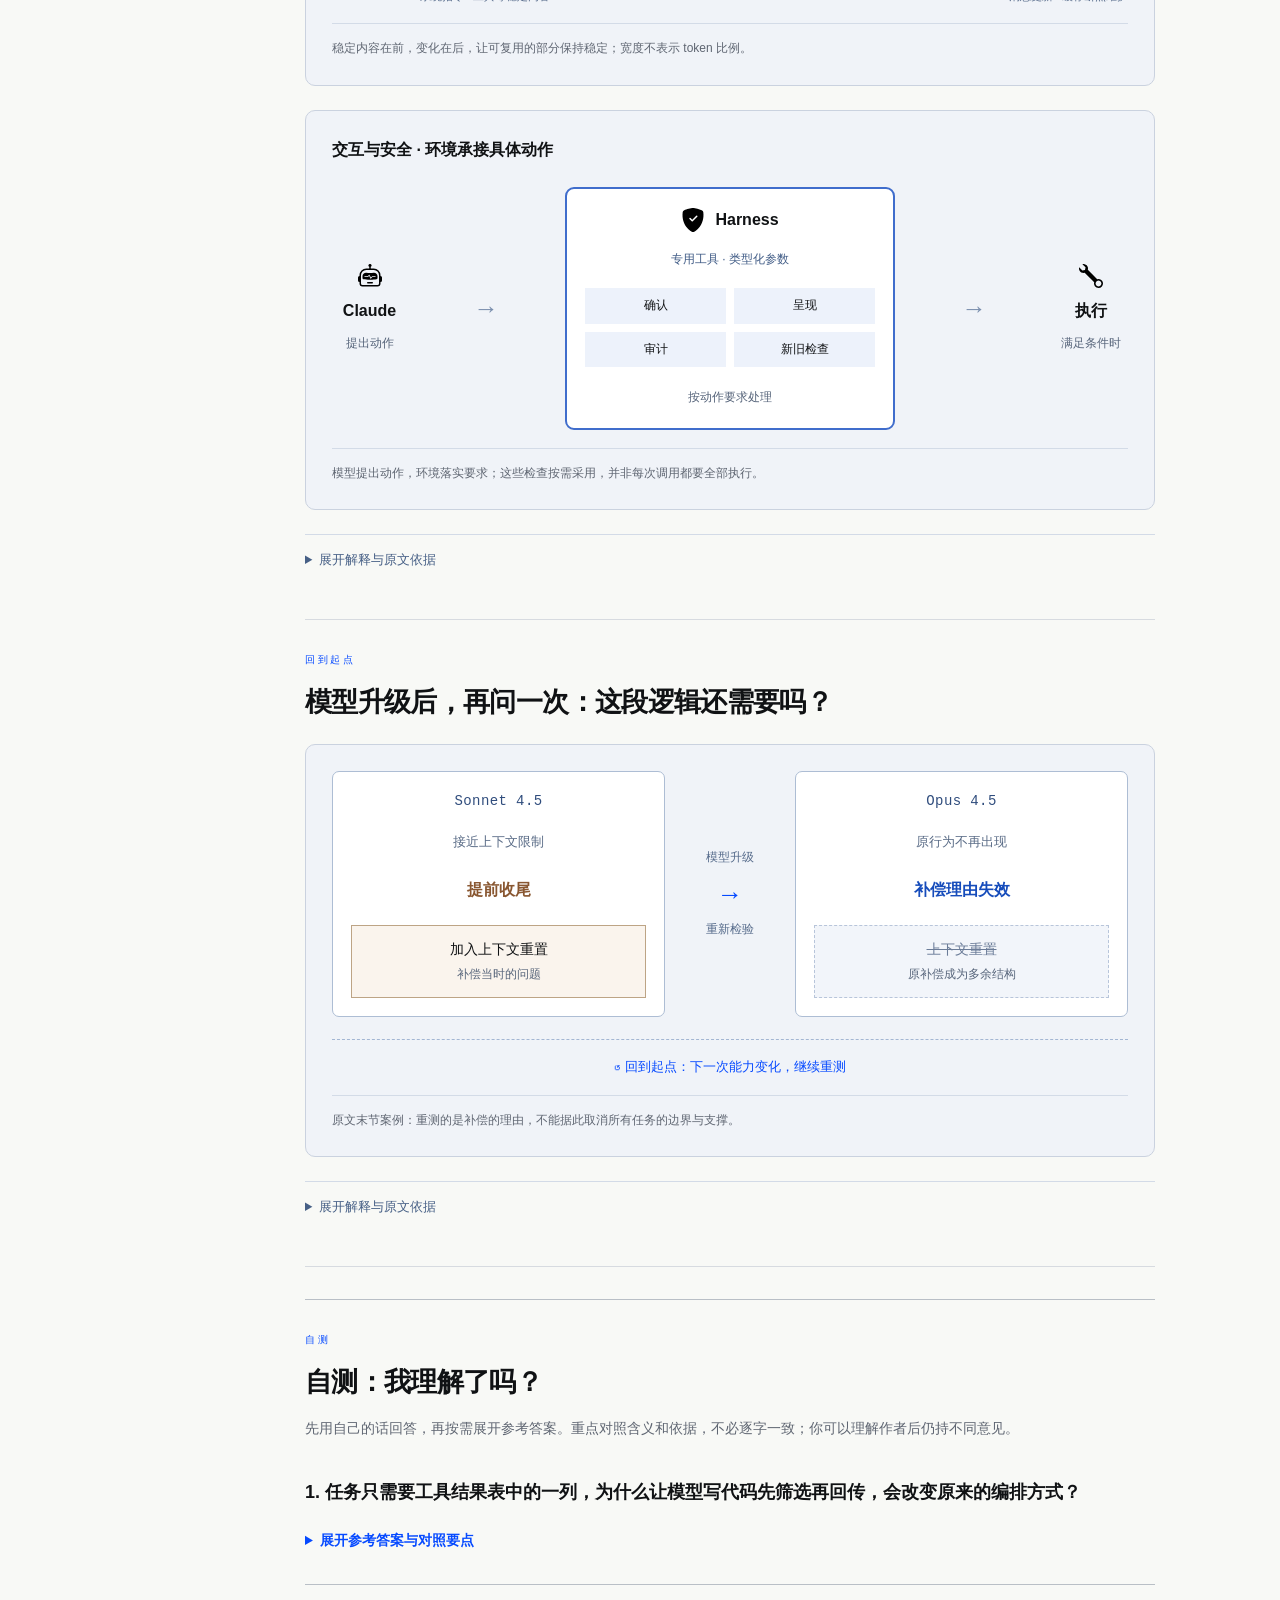
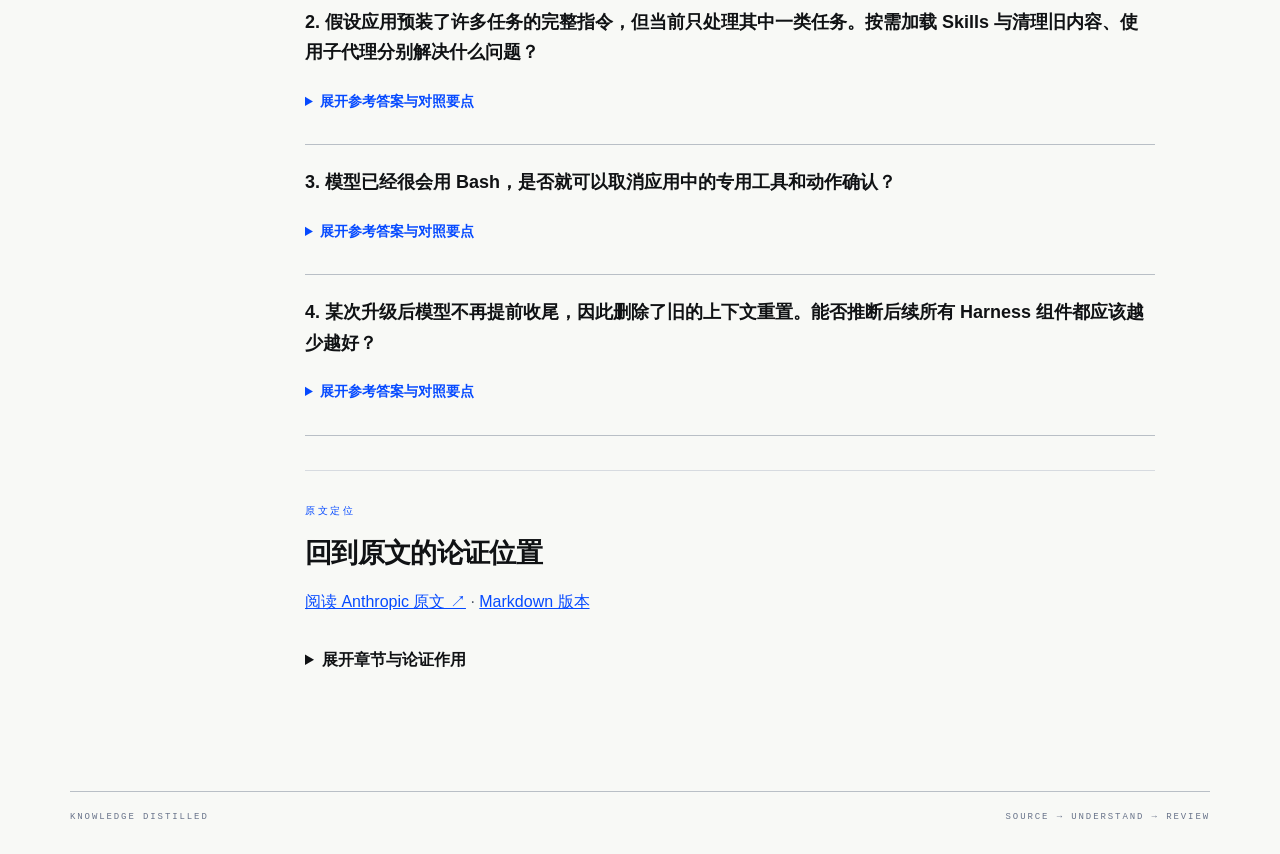
<file: ai/agents/anthropic/harnessing-claudes-intelligence/index.html>
<!doctype html>
<html lang="zh-CN">
<head>
<meta charset="utf-8">
<meta name="viewport" content="width=device-width, initial-scale=1">
<title>Agent Harness 设计：释放 Claude 智能的三种模式 · Knowledge Distilled</title>
<link rel="stylesheet" href="../../../../assets/css/style.css">
<link rel="stylesheet" href="note.css">
<script src="note.js" defer>
</script>
<link rel="stylesheet" href="../../../../assets/css/self-check.css?v=1"></head>
<body>
<a class="skip-link" href="#main">跳到正文</a>
<div class="container">
<header class="site-header">
<a class="brand" href="../../../../">Knowledge Distilled<span>Source · Understand · Distill</span>
</a>
<a class="back-link" href="../../../../#knowledge-map">全部笔记 ↗</a>
</header>
<main id="main">
<header class="article-header">
<div class="eyebrow">Anthropic / Agents / 2026-04-02</div>
<h1>Agent Harness 设计：<br>
<span>释放 Claude 智能的三种模式</span>
</h1>
<p class="original-title" lang="en">Agent Harness Design: 3 Patterns for Harnessing Claude's Intelligence</p>
<p class="subtitle">Harness 包含对模型能力的假设；模型进步后，应重测这些假设，删减失效的补偿，同时落实应用仍需要的边界。</p>
<p class="note-status">Lance Martin · 整理于 2026-09-12 · 中文蒸馏</p>
</header>
<div class="reading-layout">
<nav class="contents" aria-label="文章目录">
<div class="eyebrow">Reading path</div>
<a href="#overview">出发点</a>
<a href="#tools">模式一 · 利用已有能力</a>
<a href="#delegate">模式二 · 检验旧假设</a>
<a href="#boundaries">模式三 · 明确保留项</a>
<a href="#limits">回到起点</a>
<a href="#self-check">自测</a><a href="#source">原文定位</a>
</nav>
<div class="reading-main">
<section class="section" id="overview">
<div class="eyebrow">出发点</div>
<h2>为什么已有的 Harness 会过时？</h2>
<figure class="reassessment" aria-labelledby="map-caption">
<div class="trigger">模型能力发生变化</div>
<div class="down" aria-hidden="true">↓</div>
<div class="question">重新检验 Harness 的设计理由</div>
<div class="branches">
<a href="#delegate">
<small>补偿能力不足</small>
<strong>模型现在能接管吗？</strong>
<span>检验编排、上下文、记忆</span>
</a>
<a href="#boundaries">
<small>落实应用要求</small>
<strong>边界仍需要吗？</strong>
<span>检查成本、交互、安全</span>
</a>
</div>
<div class="return">↺ 下次能力升级，继续重测</div>
<figcaption id="map-caption">阅读归纳：箭头表示重新评估的关系，分支表示两类设计理由，不代表自动删除或固定执行步骤。</figcaption>
</figure>
<details class="explanation">
<summary>展开解释与原文依据</summary>
<p>Harness 是模型周围的循环、工具、上下文管理与护栏。作者关注的是：其中一些结构建立在“模型不能自行完成某事”的假设上，而模型能力会变化。</p>
<p>因此，设计工作既包括搭建支撑，也包括判断何时可以撤掉支撑。下面三种模式围绕这一问题展开，彼此关联，并非固定实施步骤。</p>
</details>
</section>
<section class="section" id="tools">
<div class="eyebrow">模式一 · 利用已有能力</div>
<h2>通用工具为什么能成为放手的基础？</h2>
<figure class="visual" aria-labelledby="tools-caption">
<div class="composition">
<div class="tool-pair">
<div>
<img src="../../../../assets/icons/wrench.svg" alt="" width="24" height="24">
<strong>Bash</strong>
</div>
<b>+</b>
<div>
<img src="../../../../assets/icons/file-earmark-text.svg" alt="" width="24" height="24">
<strong>文件编辑</strong>
</div>
</div>
<div class="composition-label">Claude 组合使用</div>
<div class="composed">
<span>Skills</span>
<span>程序化调用</span>
<span>记忆</span>
</div>
</div>
<figcaption id="tools-caption">通用底座可组合出多种行为；分支表示组合关系，不代表三步执行。</figcaption>
</figure>
<details class="explanation">
<summary>展开解释与原文依据</summary>
<p>模型已经熟悉 Bash 和文件编辑，就能用它们组合行为。原文将 Skills、程序化工具调用和记忆列为这种组合的例子。</p>
<p class="reading-note">阅读归纳：先说明模型已有可利用的能力，才有理由检验外围逻辑是否仍需替它做决定。熟悉工具并不意味着可以省掉应用边界。</p>
<a class="evidence" href="#source-1">原文依据 · 正文第 1 节 ↗</a>
</details>
</section>
<section class="section" id="delegate">
<div class="eyebrow">模式二 · 检验旧假设</div>
<h2>把“模型不能做”拆开验证</h2>
<p>原文依次检查动作编排、当前上下文和跨窗口记忆。关键变化是让模型获得选择权；下面按“旧假设 → 代价 → 替代方式”展开。</p>
<article class="case" id="orchestration">
<h3>动作编排：中间数据必须经过模型吗？</h3>
<p class="visual-lead">只问一列，就不必让模型读完整张表。</p>
<figure class="visual" aria-labelledby="flow-caption">
<div class="comparison">
<div class="lane before">
<div class="lane-label">旧假设 · 全部回传</div>
<div class="data-route">
<div class="data-source">
<div class="data-grid" aria-label="示意表格，第二列为任务所需">
<i class="unneeded">
</i>
<i class="wanted">
</i>
<i class="unneeded">
</i>
<i class="unneeded">
</i>
<i class="unneeded">
</i>
<i class="wanted">
</i>
<i class="unneeded">
</i>
<i class="unneeded">
</i>
<i class="unneeded">
</i>
<i class="wanted">
</i>
<i class="unneeded">
</i>
<i class="unneeded">
</i>
<i class="unneeded">
</i>
<i class="wanted">
</i>
<i class="unneeded">
</i>
<i class="unneeded">
</i>
<i class="unneeded">
</i>
<i class="wanted">
</i>
<i class="unneeded">
</i>
<i class="unneeded">
</i>
</div>
<small>整张工具结果表</small>
</div>
<div class="route-arrow" aria-hidden="true">→</div>
<div class="context-box">
<span>模型上下文</span>
<div class="data-grid" aria-label="示意表格，第二列为任务所需">
<i class="unneeded">
</i>
<i class="wanted">
</i>
<i class="unneeded">
</i>
<i class="unneeded">
</i>
<i class="unneeded">
</i>
<i class="wanted">
</i>
<i class="unneeded">
</i>
<i class="unneeded">
</i>
<i class="unneeded">
</i>
<i class="wanted">
</i>
<i class="unneeded">
</i>
<i class="unneeded">
</i>
<i class="unneeded">
</i>
<i class="wanted">
</i>
<i class="unneeded">
</i>
<i class="unneeded">
</i>
<i class="unneeded">
</i>
<i class="wanted">
</i>
<i class="unneeded">
</i>
<i class="unneeded">
</i>
</div>
<small>所需 + 无关数据</small>
</div>
</div>
</div>
<div class="lane after">
<div class="lane-label">替代方式 · 先处理再回传</div>
<div class="data-route">
<div class="data-source">
<div class="data-grid" aria-label="示意表格，第二列为任务所需">
<i class="unneeded">
</i>
<i class="wanted">
</i>
<i class="unneeded">
</i>
<i class="unneeded">
</i>
<i class="unneeded">
</i>
<i class="wanted">
</i>
<i class="unneeded">
</i>
<i class="unneeded">
</i>
<i class="unneeded">
</i>
<i class="wanted">
</i>
<i class="unneeded">
</i>
<i class="unneeded">
</i>
<i class="unneeded">
</i>
<i class="wanted">
</i>
<i class="unneeded">
</i>
<i class="unneeded">
</i>
<i class="unneeded">
</i>
<i class="wanted">
</i>
<i class="unneeded">
</i>
<i class="unneeded">
</i>
</div>
<small>同一张表</small>
</div>
<div class="route-arrow" aria-hidden="true">→</div>
<div class="filter">
<span>执行环境</span>
<strong>代码筛选</strong>
<small>模型编写逻辑</small>
</div>
<div class="route-arrow" aria-hidden="true">→</div>
<div class="context-box slim">
<span>模型上下文</span>
<div class="selected-column">
<i>
</i>
<i>
</i>
<i>
</i>
<i>
</i>
<i>
</i>
</div>
<small>仅所需输出</small>
</div>
</div>
</div>
</div>
<div class="legend">
<i>
</i>蓝色列＝任务所需；其余格＝无关数据（非数据量比例）</div>
<figcaption id="flow-caption">选择权移给模型，数据处理留在执行环境；工具仍由环境执行。</figcaption>
</figure>
<div class="result">
<strong>45.3% <span>→</span> 61.6%</strong>
<span>Opus 4.6 · BrowseComp<br>原文过滤工具输出评测；不代表通用收益。</span>
</div>
<details class="explanation">
<summary>展开解释与原文依据</summary>
<dl class="reasoning">
<div>
<dt>旧假设</dt>
<dd>每个工具结果都回传模型，再决定下一步。</dd>
</div>
<div>
<dt>问题在哪里</dt>
<dd>大表只需一列，其余数据仍占用上下文并增加处理成本。</dd>
</div>
<div>
<dt>替代方式</dt>
<dd>让模型写代码筛选、串联工具，执行环境处理数据，仅所需输出回传。</dd>
</div>
</dl>

<p class="evidence-text">原文报告：Opus 4.6 在 BrowseComp 中自行过滤工具输出后，准确率由 45.3% 升至 61.6%。这是该评测结果，不能当作所有任务的预期提升。</p>
<a class="evidence" href="#source-2">原文依据 · 第 2 节 ↗</a>
</details>
</article>
<article class="case" id="context">
<h3>当前上下文：所有任务知识都要预装吗？</h3>
<p class="visual-lead">把上下文当成按需组装的工作区。</p>
<figure class="visual" aria-labelledby="context-caption">
<div class="comparison context-comparison">
<div class="lane before">
<div class="lane-label">预装所有正文</div>
<div class="window packed">
<div class="window-title">当前上下文</div>
<div class="documents">
<span>任务 A<br>完整指令</span>
<span>任务 B<br>完整指令</span>
<span>任务 C<br>完整指令</span>
</div>
<small>少用的指令也持续占用上下文</small>
</div>
</div>
<div class="lane after">
<div class="lane-label">先看索引，再按需读正文</div>
<div class="window">
<div class="window-title">当前上下文</div>
<div class="skill-index">
<span>A 简介</span>
<span class="chosen">B 简介</span>
<span>C 简介</span>
</div>
<div class="load-line">↓ 本次任务需要 B</div>
<div class="loaded">只读取 B 的正文</div>
</div>
</div>
</div>
<div class="context-operations">
<div>
<span class="operation">加载</span>
<strong>Skills</strong>
<small>需要时读入</small>
</div>
<div>
<span class="operation">移除</span>
<strong>上下文编辑</strong>
<small>清理过时内容</small>
</div>
<div>
<span class="operation">隔离</span>
<strong>子代理</strong>
<small>使用独立窗口</small>
</div>
</div>
<figcaption id="context-caption">三个动作分别管理内容的进入、离开与隔离；A/B/C 仅示意不同任务知识。</figcaption>
</figure>
<details class="explanation">
<summary>展开解释与原文依据</summary>
<dl class="reasoning">
<div>
<dt>旧假设</dt>
<dd>预先在提示中放入各类任务指令。</dd>
</div>
<div>
<dt>问题在哪里</dt>
<dd>多任务下持续占用注意力，少用的指令也要付出上下文代价。</dd>
</div>
<div>
<dt>替代方式</dt>
<dd>Skills 先提供简短描述，再按需读取正文；上下文编辑移除旧内容，子代理用独立窗口隔离工作。</dd>
</div>
</dl>
<p class="evidence-text">原文第 2 节的上下文讨论：这些机制分别解决加载、清理和隔离问题。</p>
<a class="evidence" href="#source-2">原文依据 · 第 2 节 ↗</a>
</details>
</article>
<article class="case" id="memory">
<h3>长期记忆：必须在模型外决定保留什么吗？</h3>
<p class="visual-lead">要解决的不只是“存在哪”，还有“值得记住什么”。</p>
<figure class="visual" aria-labelledby="memory-caption">
<div class="memory-route">
<div class="window memory-window">
<div class="window-title">当前窗口</div>
<div class="transcript">
<span>过程记录</span>
<span>工具结果</span>
<span>失败经验</span>
</div>
<div class="selector">Claude 选择保留项</div>
</div>
<div class="memory-transfer">
<div class="memory-channel">
<small>压缩</small>
<span>摘要</span>
</div>
<div class="memory-channel file-channel">
<img src="../../../../assets/icons/book-fill.svg" alt="" width="24" height="24">
<strong>记忆文件</strong>
<small>写入 / 按需读取</small>
</div>
</div>
<div class="window memory-window next">
<div class="window-title">后续窗口</div>
<div class="loaded">可用上下文</div>
<div class="continue">继续任务</div>
</div>
</div>
<div class="memory-example">
<span>原文游戏案例</span>
<div>
<span>较早模型<br>
<strong>记录对话</strong>
</span>
<b aria-hidden="true">→</b>
<span>较新模型<br>
<strong>提炼战术</strong>
</span>
</div>
</div>
<figcaption id="memory-caption">压缩与文件记忆是两种延续方式，并非必须串行执行。游戏案例说明内容选择随能力变化。</figcaption>
</figure>
<details class="explanation">
<summary>展开解释与原文依据</summary>
<dl class="reasoning">
<div>
<dt>旧假设</dt>
<dd>长期记忆依赖围绕模型搭建的检索基础设施。</dd>
</div>
<div>
<dt>问题在哪里</dt>
<dd>跨窗口任务需要选择保留内容，单有存储并不解释如何选择。</dd>
</div>
<div>
<dt>替代方式</dt>
<dd>提供压缩与记忆文件，让模型选择摘要内容、写入并按需读取。</dd>
</div>
</dl>
<p class="evidence-text">原文游戏案例中，较早模型偏向记录对话，较新模型能保存战术经验。阅读理解：工具相近时，记忆的有效使用仍取决于模型能力。</p>
<a class="evidence" href="#source-2">原文依据 · 第 2 节 ↗</a>
</details>
</article>
</section>
<section class="section" id="boundaries">
<div class="eyebrow">模式三 · 明确保留项</div>
<h2>模型会做，不等于应用要求已落实</h2>
<figure class="visual" aria-labelledby="cache-caption">
<div class="diagram-heading">成本 · 保持可复用的前缀</div>
<div class="cache-rows">
<div>
<span>本轮请求</span>
<div class="stable">稳定前缀</div>
<div class="dynamic">变化内容</div>
</div>
<div>
<span>后续请求</span>
<div class="stable">复用相同前缀</div>
<div class="dynamic">追加更新</div>
</div>
</div>
<div class="cache-caption">
<span>系统指令 / 工具等稳定内容</span>
<span>消息更新 / 缓存断点维护</span>
</div>
<figcaption id="cache-caption">稳定内容在前，变化在后，让可复用的部分保持稳定；宽度不表示 token 比例。</figcaption>
</figure>
<figure class="visual" aria-labelledby="gate-caption">
<div class="diagram-heading">交互与安全 · 环境承接具体动作</div>
<div class="gate-route">
<div class="actor">
<img src="../../../../assets/icons/robot.svg" alt="" width="24" height="24">
<strong>Claude</strong>
<small>提出动作</small>
</div>
<div class="route-arrow" aria-hidden="true">→</div>
<div class="gate">
<div class="gate-title">
<img src="../../../../assets/icons/shield-fill-check.svg" alt="" width="24" height="24">
<strong>Harness</strong>
</div>
<span class="typed">专用工具 · 类型化参数</span>
<div class="checks">
<span>确认</span>
<span>呈现</span>
<span>审计</span>
<span>新旧检查</span>
</div>
<small>按动作要求处理</small>
</div>
<div class="route-arrow" aria-hidden="true">→</div>
<div class="actor">
<img src="../../../../assets/icons/wrench.svg" alt="" width="24" height="24">
<strong>执行</strong>
<small>满足条件时</small>
</div>
</div>
<figcaption id="gate-caption">模型提出动作，环境落实要求；这些检查按需采用，并非每次调用都要全部执行。</figcaption>
</figure>
<details class="explanation">
<summary>展开解释与原文依据</summary>
<p>Claude 未必知道产品的安全边界或界面要求。Harness 接收并执行工具调用，因而可以在动作发生时落实这些要求。</p>
<div class="boundary-list">
<article>
<h3>成本</h3>
<p>上下文每轮重新打包，稳定前缀有助于复用缓存。</p>
<p>
<strong>保留的支撑：</strong>稳定内容在前、变化在后；更新采用追加消息，并维护缓存断点。</p>
</article>
<article>
<h3>交互与安全</h3>
<p>Bash 只有命令字符串，应用需要识别具体动作。</p>
<p>
<strong>保留的支撑：</strong>专用工具提供类型化参数，用于确认、界面呈现、审计或编辑前的新旧检查。</p>
</article>
</div>
<a class="evidence" href="#source-3">原文依据 · 正文第 3 节 ↗</a>
</details>
</section>
<section class="section" id="limits">
<div class="eyebrow">回到起点</div>
<h2>模型升级后，再问一次：这段逻辑还需要吗？</h2>
<figure class="visual" aria-labelledby="upgrade-caption">
<div class="upgrade">
<div class="era">
<div class="lane-label">Sonnet 4.5</div>
<div class="behavior">接近上下文限制</div>
<div class="warning">提前收尾</div>
<div class="patch">加入上下文重置<br>
<small>补偿当时的问题</small>
</div>
</div>
<div class="upgrade-arrow">
<span>模型升级</span>
<b aria-hidden="true">→</b>
<span>重新检验</span>
</div>
<div class="era">
<div class="lane-label">Opus 4.5</div>
<div class="behavior">原行为不再出现</div>
<div class="resolved">补偿理由失效</div>
<div class="patch retired">
<s>上下文重置</s>
<br>
<small>原补偿成为多余结构</small>
</div>
</div>
</div>
<a class="review-return" href="#overview">↺ 回到起点：下一次能力变化，继续重测</a>
<figcaption id="upgrade-caption">原文末节案例：重测的是补偿的理由，不能据此取消所有任务的边界与支撑。</figcaption>
</figure>
<details class="explanation">
<summary>展开解释与原文依据</summary>
<p>原文末节给出直接例子：Sonnet 4.5 接近上下文限制时会提前收尾，团队曾加入重置来补偿；Opus 4.5 不再出现该行为，旧补偿就失去了作用。</p>
<p class="reading-note">阅读归纳：这回应了开篇：保留结构的理由需要随能力变化重新成立。不能由这些案例推出所有任务都应删掉编排、记忆检索或专用工具。</p>
<p>作者也保留了限制：自动审查 Bash 的方案以用户信任任务方向为前提，高风险动作仍可能需要专用工具。本文是设计经验与特定评测的报告，不是通用收益保证。</p>
<a class="evidence" href="#source-4">原文依据 · 正文末节；第 3 节末尾 ↗</a>
</details>
</section>
<section class="section self-check-section" id="self-check"><div class="eyebrow">自测</div><h2>自测：我理解了吗？</h2><p>先用自己的话回答，再按需展开参考答案。重点对照含义和依据，不必逐字一致；你可以理解作者后仍持不同意见。</p><article class="self-check-question" id="check-filter"><h3>1. 任务只需要工具结果表中的一列，为什么让模型写代码先筛选再回传，会改变原来的编排方式？</h3><details><summary>展开参考答案与对照要点</summary><div class="self-check-answer"><p><strong>参考解释：</strong>模型决定哪些结果需要保留或交给下一个工具，执行环境运行筛选逻辑，只有所需输出进入上下文。这样移走的是无关中间数据的回传和部分外围编排决定，工具执行本身仍由环境承接。</p><p><strong>对照要点：</strong>是否分清模型作出选择、环境处理数据和输出进入上下文的职责。</p><p><strong>容易误解：</strong>不是让模型先读完整张表再概括；特定评测的提升也不能直接当作所有任务的收益。</p><p><strong>回查：</strong><a href="#orchestration">动作编排</a> · <a href="https://claude.com/blog/harnessing-claudes-intelligence" target="_blank" rel="noreferrer">原文依据</a>（章节：第 2 节 · Let Claude orchestrate its own actions）。</p></div></details></article><article class="self-check-question" id="check-context"><h3>2. 假设应用预装了许多任务的完整指令，但当前只处理其中一类任务。按需加载 Skills 与清理旧内容、使用子代理分别解决什么问题？</h3><details><summary>展开参考答案与对照要点</summary><div class="self-check-answer"><p><strong>参考解释：</strong>Skills 先提供简介，在任务需要时读取正文，减少无关指令预装；上下文编辑移除过时内容；子代理用独立窗口隔离工作。它们分别管理内容的进入、离开与隔离，不能互相当作同一操作。</p><p><strong>对照要点：</strong>是否解释了三种机制各自处理的上下文问题。</p><p><strong>容易误解：</strong>按需加载不是完全不给任务知识，也不是要求三种机制每次都按固定顺序执行。</p><p><strong>回查：</strong><a href="#context">当前上下文</a> · <a href="https://claude.com/blog/harnessing-claudes-intelligence" target="_blank" rel="noreferrer">原文依据</a>（章节：第 2 节 · Let Claude manage its own context）。</p></div></details></article><article class="self-check-question" id="check-boundary"><h3>3. 模型已经很会用 Bash，是否就可以取消应用中的专用工具和动作确认？</h3><details><summary>展开参考答案与对照要点</summary><div class="self-check-answer"><p><strong>参考解释：</strong>不能由工具熟练度推出这个结论。应用仍可能需要识别具体动作并执行确认、呈现、审计或新旧检查；带类型化参数的专用工具提供这种入口。是否保留取决于应用边界，而不是只看模型会不会写命令。</p><p><strong>对照要点：</strong>是否区分模型能力与应用要求，并说明专用工具的作用。</p><p><strong>容易误解：</strong>不是每个动作都要经过所有检查；作者也没有要求对所有场景取消专用工具。</p><p><strong>回查：</strong><a href="#boundaries">应用边界</a> · <a href="https://claude.com/blog/harnessing-claudes-intelligence" target="_blank" rel="noreferrer">原文依据</a>（章节：第 3 节 · Use declarative tools for UX, observability, or security boundaries）。</p></div></details></article><article class="self-check-question" id="check-upgrade"><h3>4. 某次升级后模型不再提前收尾，因此删除了旧的上下文重置。能否推断后续所有 Harness 组件都应该越少越好？</h3><details><summary>展开参考答案与对照要点</summary><div class="self-check-answer"><p><strong>参考解释：</strong>不能。这个案例说明应重测某项补偿所依赖的能力假设：问题消失后，原补偿可能成为负担。其他组件还可能承担上下文管理、成本或应用边界职责，需要分别判断，下一次能力变化后还要再检验。</p><p><strong>对照要点：</strong>是否把“删除失效补偿”与“无条件减少组件”区分开。</p><p><strong>容易误解：</strong>一个模型版本的案例不是普遍删减流程，三种设计模式也不是固定实施步骤。</p><p><strong>回查：</strong><a href="#limits">模型升级后的重测</a> · <a href="https://claude.com/blog/harnessing-claudes-intelligence" target="_blank" rel="noreferrer">原文依据</a>（章节：The future of agent harness design；第 3 节）。</p></div></details></article></section><section class="section" id="source">
<div class="eyebrow">原文定位</div>
<h2>回到原文的论证位置</h2>
<p>
<a href="https://claude.com/blog/harnessing-claudes-intelligence">阅读 Anthropic 原文 ↗</a> · <a href="README.md">Markdown 版本</a>
</p>
<details>
<summary>展开章节与论证作用</summary>
<div class="source-item" id="source-1">
<strong>引言与第 1 节</strong>
<p>先指出能力假设会过时，再说明可依托模型熟悉的工具。</p>
</div>
<div class="source-item" id="source-2">
<strong>第 2 节</strong>
<p>围绕动作编排、当前上下文、长期记忆，检验三类假设。</p>
</div>
<div class="source-item" id="source-3">
<strong>第 3 节</strong>
<p>解释缓存与专用工具为何仍服务于应用要求。</p>
</div>
<div class="source-item" id="source-4">
<strong>末节</strong>
<p>用上下文重置失效的案例回应开篇，提出持续重测。</p>
</div>
<p>图解与标注“阅读归纳／阅读理解”的说明属于整理者解释；其余为原文转述。</p>
</details>
</section>
</div>
</div>
</main>
<footer class="site-footer">
<span>Knowledge Distilled</span>
<span>Source → Understand → Review</span>
</footer>
</div>
</body>
</html>
</file>
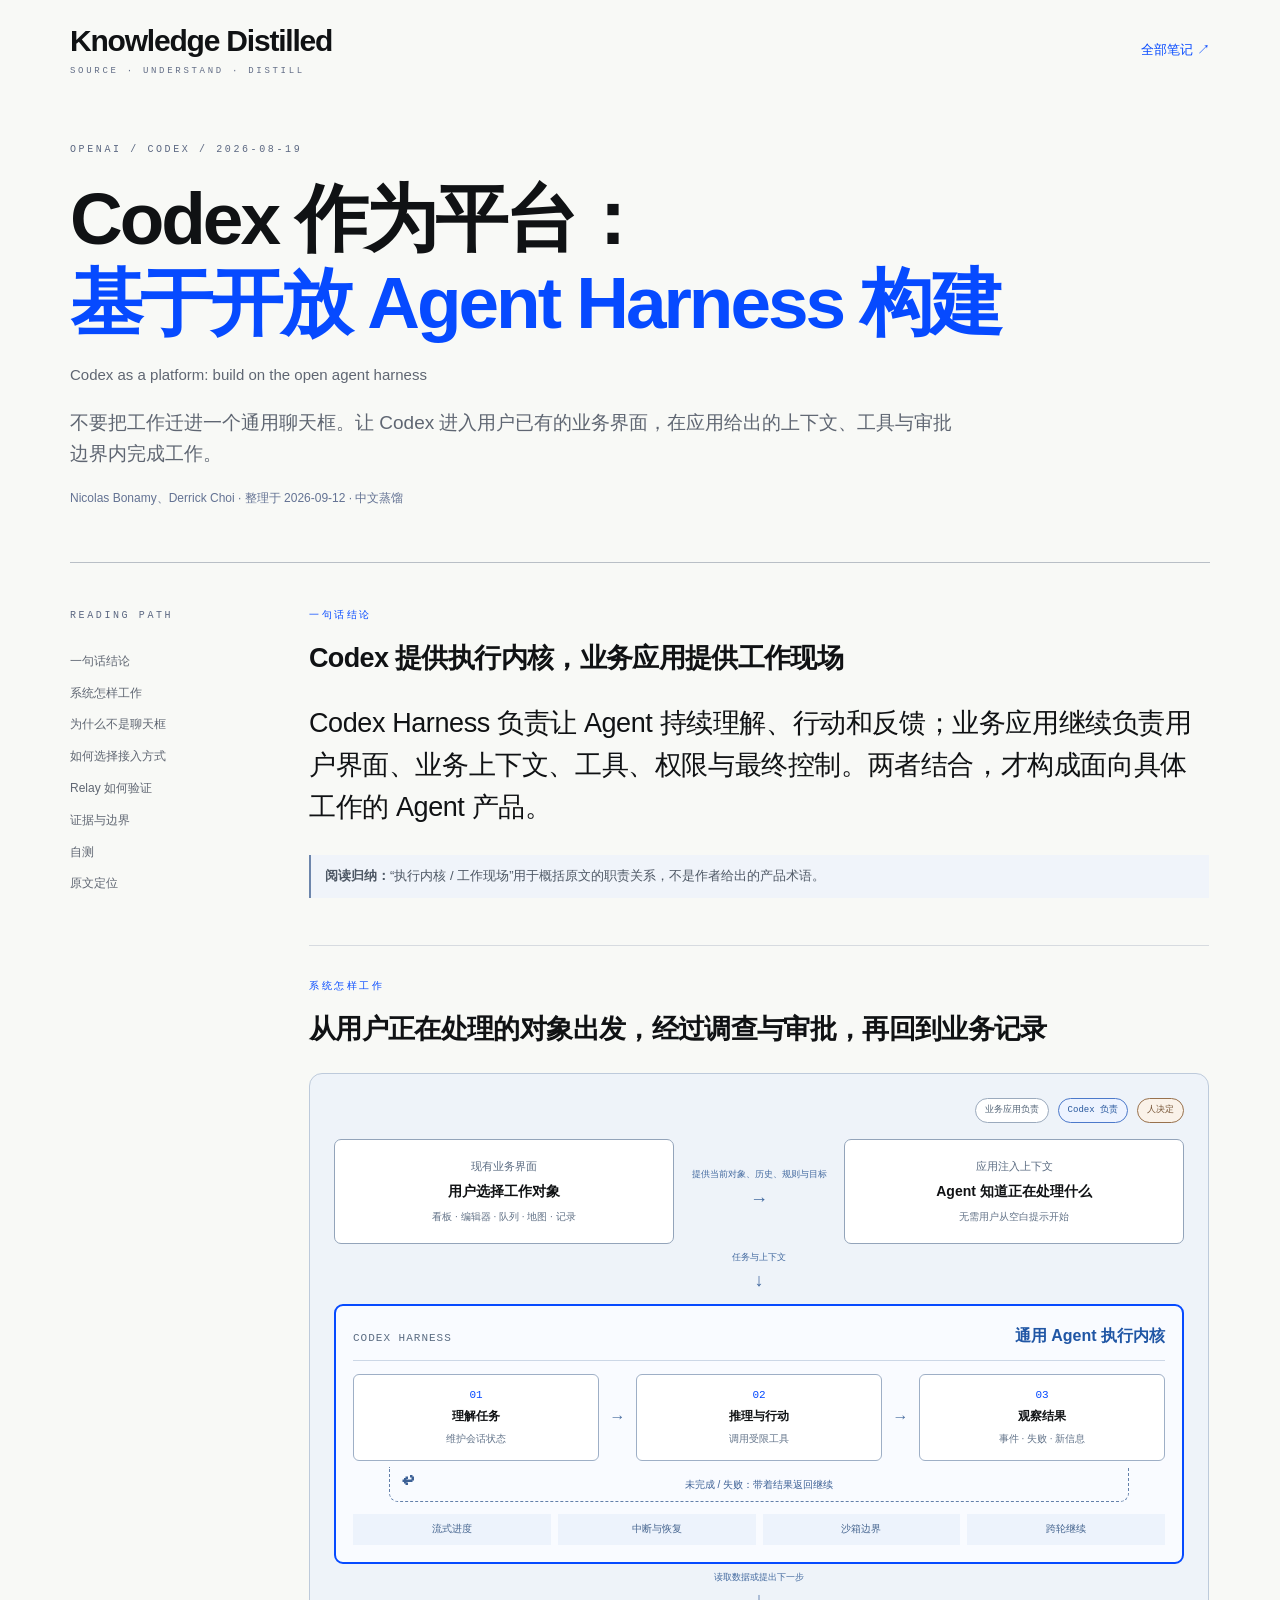
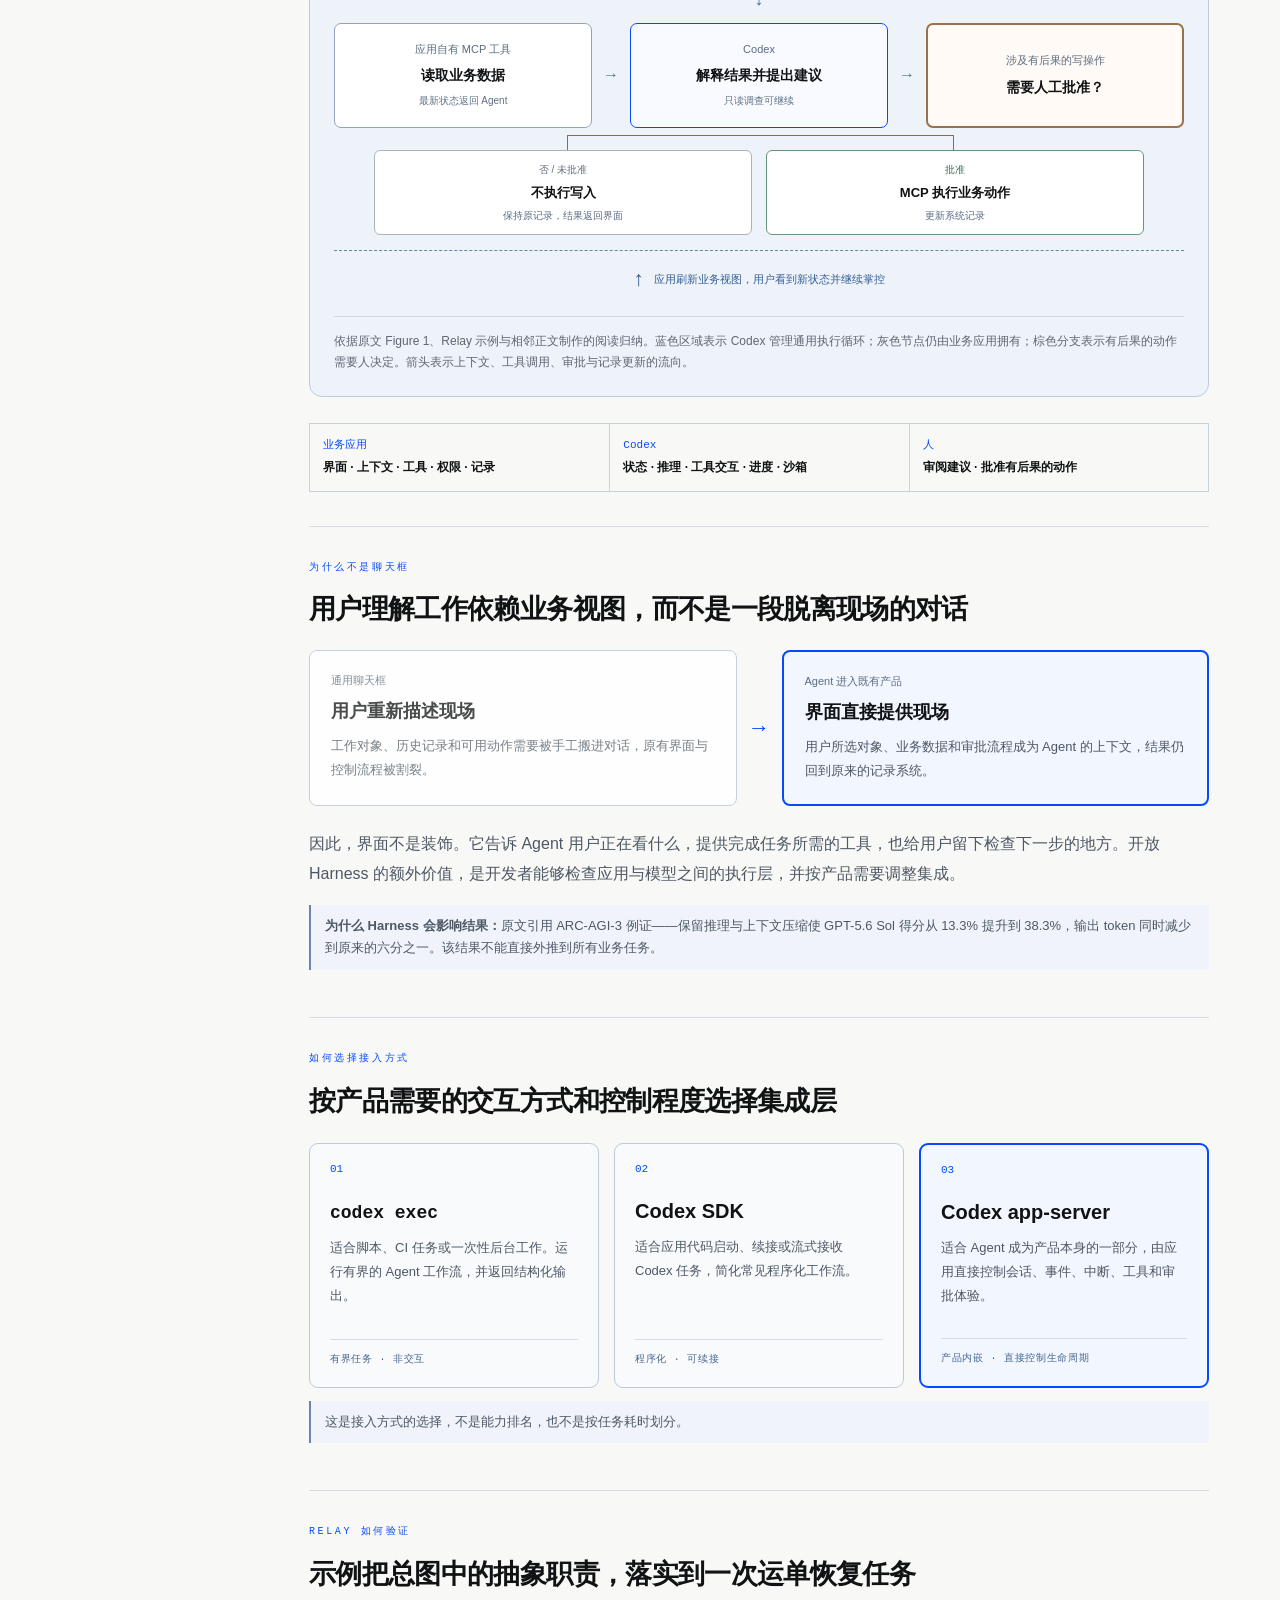
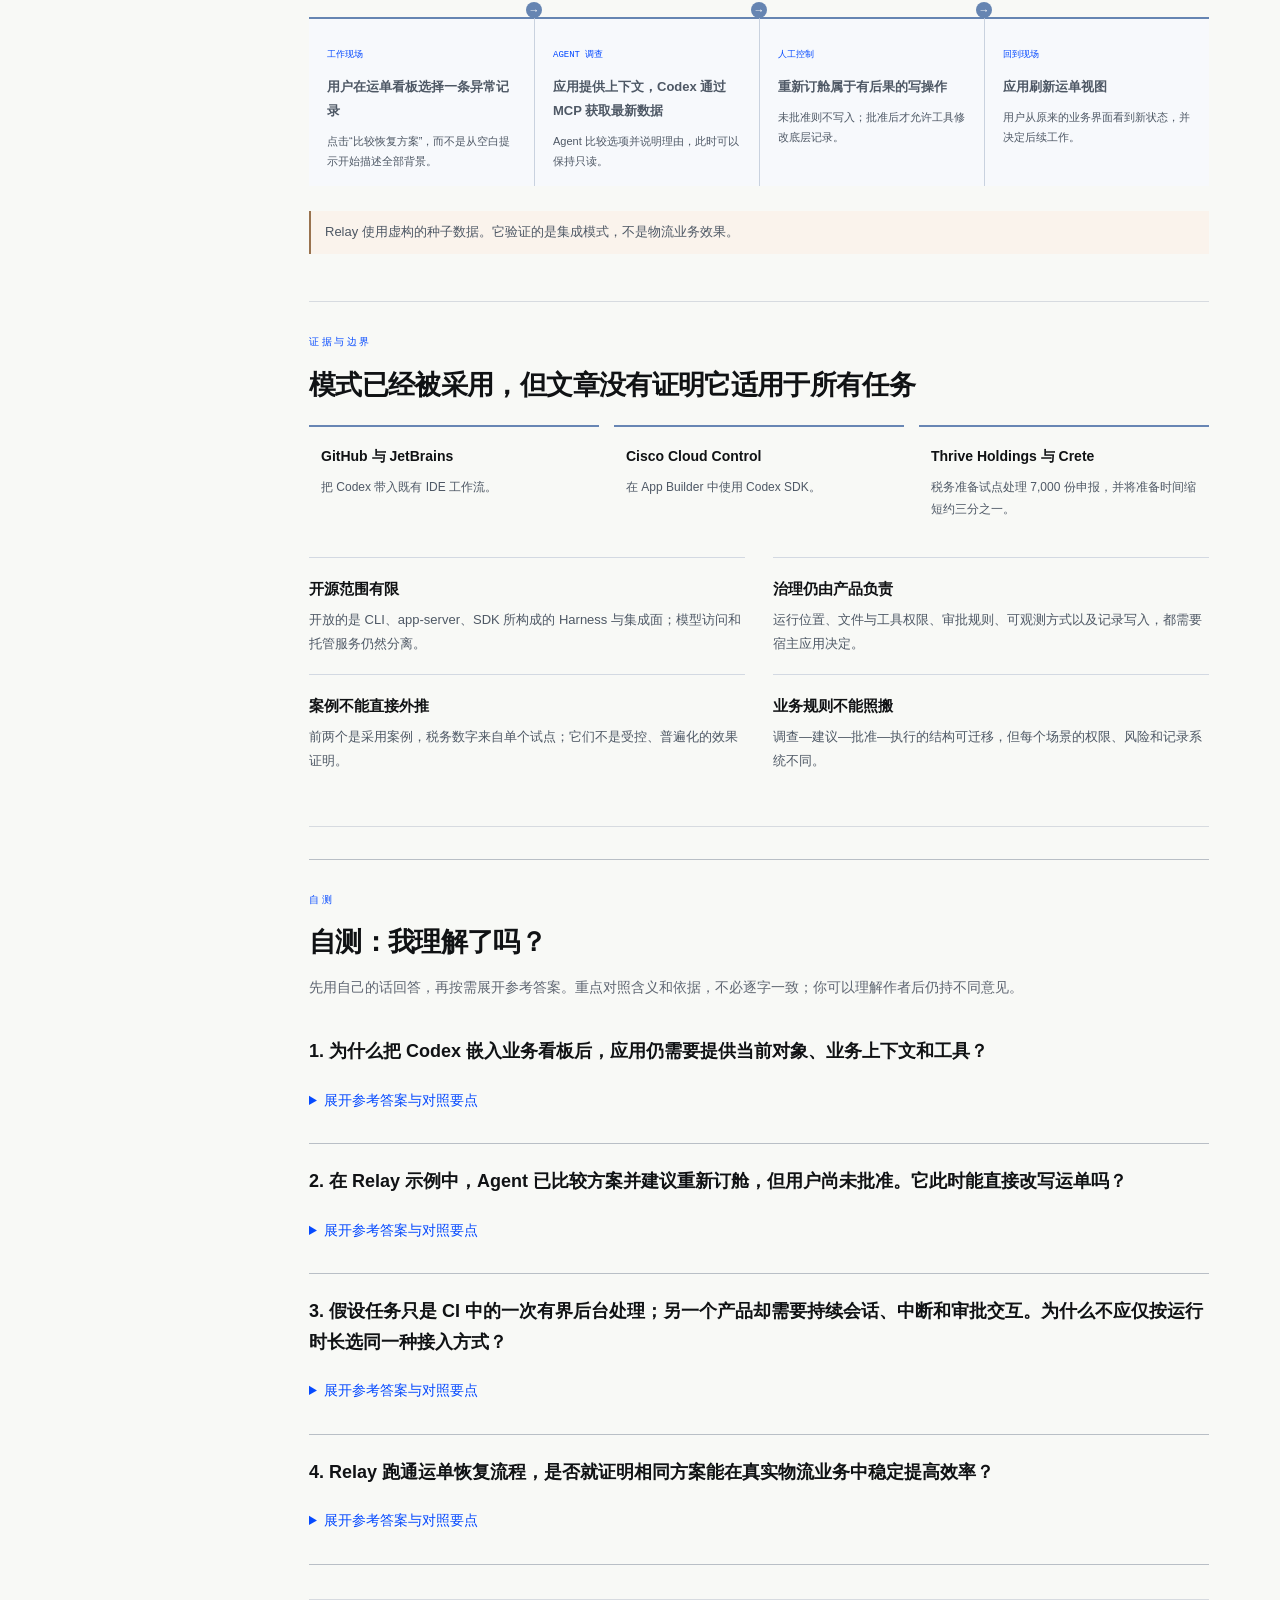
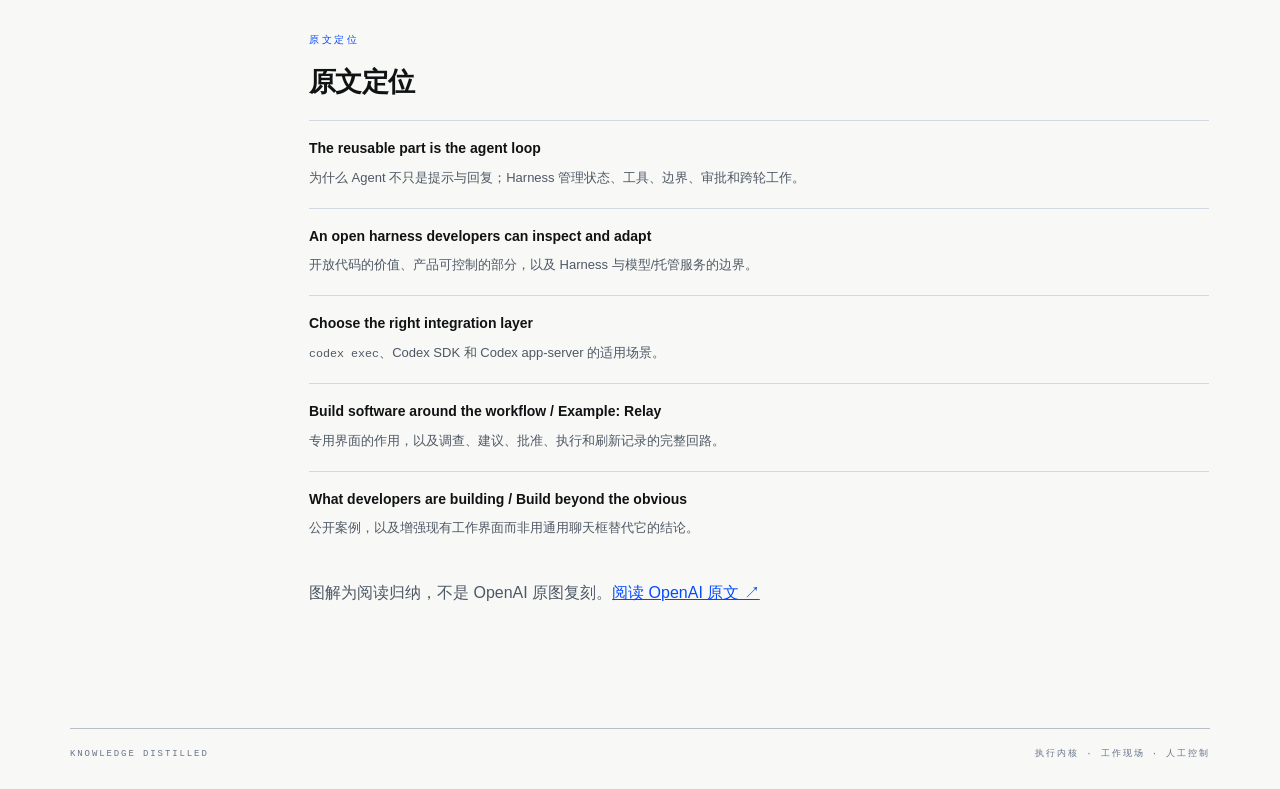
<file: ai/agents/openai/codex-as-a-platform/index.html>
<!doctype html>
<html lang="zh-CN">
<head>
  <meta charset="utf-8">
  <meta name="viewport" content="width=device-width,initial-scale=1">
  <meta name="description" content="OpenAI《Codex as a platform》中文蒸馏：Codex 提供通用 Agent 执行内核，业务应用提供界面、上下文、工具和治理。">
  <title>Codex 作为平台：基于开放 Agent Harness 构建 · Knowledge Distilled</title>
  <link rel="stylesheet" href="../../../../assets/css/style.css?v=2">
  <link rel="stylesheet" href="note.css?v=2">
<link rel="stylesheet" href="../../../../assets/css/self-check.css?v=1"></head>
<body>
  <a class="skip-link" href="#main">跳至正文</a>
  <div class="container">
    <header class="site-header">
      <a class="brand" href="../../../../">Knowledge Distilled<span>Source · Understand · Distill</span></a>
      <a class="back-link" href="../../../../#knowledge-map">全部笔记 ↗</a>
    </header>
    <main id="main">
      <header class="article-header">
        <div class="eyebrow">OpenAI / Codex / 2026-08-19</div>
        <h1>Codex 作为平台：<br><span>基于开放 Agent Harness 构建</span></h1>
        <p class="original-title" lang="en">Codex as a platform: build on the open agent harness</p>
        <p class="subtitle">不要把工作迁进一个通用聊天框。让 Codex 进入用户已有的业务界面，在应用给出的上下文、工具与审批边界内完成工作。</p>
        <p class="note-status">Nicolas Bonamy、Derrick Choi · 整理于 2026-09-12 · 中文蒸馏</p>
      </header>
      <div class="reading-layout">
        <nav class="contents" aria-label="文章目录">
          <div class="eyebrow">Reading path</div>
          <a href="#conclusion">一句话结论</a><a href="#system">系统怎样工作</a><a href="#why">为什么不是聊天框</a><a href="#layers">如何选择接入方式</a><a href="#relay">Relay 如何验证</a><a href="#evidence">证据与边界</a><a href="#self-check">自测</a><a href="#source">原文定位</a>
        </nav>
        <div class="reading-main">
          <section class="section" id="conclusion">
            <div class="eyebrow">一句话结论</div>
            <h2>Codex 提供执行内核，业务应用提供工作现场</h2>
            <p class="takeaway">Codex Harness 负责让 Agent 持续理解、行动和反馈；业务应用继续负责用户界面、业务上下文、工具、权限与最终控制。两者结合，才构成面向具体工作的 Agent 产品。</p>
            <p class="reading-note"><strong>阅读归纳：</strong>“执行内核 / 工作现场”用于概括原文的职责关系，不是作者给出的产品术语。</p>
          </section>
          <section class="section" id="system">
            <div class="eyebrow">系统怎样工作</div>
            <h2>从用户正在处理的对象出发，经过调查与审批，再回到业务记录</h2>
            <figure class="system-map" aria-labelledby="system-caption">
              <div class="ownership-legend" aria-label="图例"><span class="legend-app">业务应用负责</span><span class="legend-codex">Codex 负责</span><span class="legend-human">人决定</span></div>
              <div class="system-entry">
                <div class="system-node app-node"><small>现有业务界面</small><strong>用户选择工作对象</strong><span>看板 · 编辑器 · 队列 · 地图 · 记录</span></div>
                <div class="system-arrow"><span>提供当前对象、历史、规则与目标</span><b aria-hidden="true">→</b></div>
                <div class="system-node app-node"><small>应用注入上下文</small><strong>Agent 知道正在处理什么</strong><span>无需用户从空白提示开始</span></div>
              </div>
              <div class="entry-down"><span>任务与上下文</span><b aria-hidden="true">↓</b></div>
              <div class="harness-box">
                <div class="harness-head"><small>CODEX HARNESS</small><strong>通用 Agent 执行内核</strong></div>
                <div class="agent-cycle" role="img" aria-label="理解任务后推理并调用工具，再观察结果；失败或新信息返回理解和推理，完成时输出结果，需要批准时暂停等待人决定">
                  <div class="cycle-node"><small>01</small><b>理解任务</b><span>维护会话状态</span></div><div class="cycle-next" aria-hidden="true">→</div>
                  <div class="cycle-node"><small>02</small><b>推理与行动</b><span>调用受限工具</span></div><div class="cycle-next" aria-hidden="true">→</div>
                  <div class="cycle-node"><small>03</small><b>观察结果</b><span>事件 · 失败 · 新信息</span></div>
                  <div class="cycle-return"><span>未完成 / 失败：带着结果返回继续</span><b aria-hidden="true">↩</b></div>
                </div>
                <div class="harness-capabilities"><span>流式进度</span><span>中断与恢复</span><span>沙箱边界</span><span>跨轮继续</span></div>
              </div>
              <div class="tool-bridge"><span>读取数据或提出下一步</span><b aria-hidden="true">↓</b></div>
              <div class="action-row">
                <div class="system-node app-node"><small>应用自有 MCP 工具</small><strong>读取业务数据</strong><span>最新状态返回 Agent</span></div><div class="action-arrow" aria-hidden="true">→</div>
                <div class="system-node codex-node"><small>Codex</small><strong>解释结果并提出建议</strong><span>只读调查可继续</span></div><div class="action-arrow" aria-hidden="true">→</div>
                <div class="approval-node"><small>涉及有后果的写操作</small><strong>需要人工批准？</strong></div>
              </div>
              <div class="decision-branches">
                <div class="branch no-branch"><span>否 / 未批准</span><strong>不执行写入</strong><small>保持原记录，结果返回界面</small></div>
                <div class="branch yes-branch"><span>批准</span><strong>MCP 执行业务动作</strong><small>更新系统记录</small></div>
              </div>
              <div class="record-return"><b aria-hidden="true">↑</b><span>应用刷新业务视图，用户看到新状态并继续掌控</span></div>
              <figcaption id="system-caption">依据原文 Figure 1、Relay 示例与相邻正文制作的阅读归纳。蓝色区域表示 Codex 管理通用执行循环；灰色节点仍由业务应用拥有；棕色分支表示有后果的动作需要人决定。箭头表示上下文、工具调用、审批与记录更新的流向。</figcaption>
            </figure>
            <div class="responsibility-strip" aria-label="职责摘要"><div><small>业务应用</small><strong>界面 · 上下文 · 工具 · 权限 · 记录</strong></div><div><small>Codex</small><strong>状态 · 推理 · 工具交互 · 进度 · 沙箱</strong></div><div><small>人</small><strong>审阅建议 · 批准有后果的动作</strong></div></div>
          </section>
          <section class="section" id="why">
            <div class="eyebrow">为什么不是聊天框</div>
            <h2>用户理解工作依赖业务视图，而不是一段脱离现场的对话</h2>
            <div class="interface-compare"><article class="chat-side"><small>通用聊天框</small><strong>用户重新描述现场</strong><p>工作对象、历史记录和可用动作需要被手工搬进对话，原有界面与控制流程被割裂。</p></article><div class="compare-shift" aria-hidden="true">→</div><article class="workflow-side"><small>Agent 进入既有产品</small><strong>界面直接提供现场</strong><p>用户所选对象、业务数据和审批流程成为 Agent 的上下文，结果仍回到原来的记录系统。</p></article></div>
            <p>因此，界面不是装饰。它告诉 Agent 用户正在看什么，提供完成任务所需的工具，也给用户留下检查下一步的地方。开放 Harness 的额外价值，是开发者能够检查应用与模型之间的执行层，并按产品需要调整集成。</p>
            <p class="evidence-callout"><strong>为什么 Harness 会影响结果：</strong>原文引用 ARC-AGI-3 例证——保留推理与上下文压缩使 GPT-5.6 Sol 得分从 13.3% 提升到 38.3%，输出 token 同时减少到原来的六分之一。该结果不能直接外推到所有业务任务。</p>
          </section>
          <section class="section" id="layers">
            <div class="eyebrow">如何选择接入方式</div><h2>按产品需要的交互方式和控制程度选择集成层</h2>
            <div class="layer-grid"><article><div class="layer-index">01</div><h3><code>codex exec</code></h3><p>适合脚本、CI 任务或一次性后台工作。运行有界的 Agent 工作流，并返回结构化输出。</p><span class="layer-fit">有界任务 · 非交互</span></article><article><div class="layer-index">02</div><h3>Codex SDK</h3><p>适合应用代码启动、续接或流式接收 Codex 任务，简化常见程序化工作流。</p><span class="layer-fit">程序化 · 可续接</span></article><article class="deepest"><div class="layer-index">03</div><h3>Codex app-server</h3><p>适合 Agent 成为产品本身的一部分，由应用直接控制会话、事件、中断、工具和审批体验。</p><span class="layer-fit">产品内嵌 · 直接控制生命周期</span></article></div>
            <p class="layer-rule">这是接入方式的选择，不是能力排名，也不是按任务耗时划分。</p>
          </section>
          <section class="section" id="relay">
            <div class="eyebrow">Relay 如何验证</div><h2>示例把总图中的抽象职责，落实到一次运单恢复任务</h2>
            <ol class="relay-story"><li><span>工作现场</span><strong>用户在运单看板选择一条异常记录</strong><p>点击“比较恢复方案”，而不是从空白提示开始描述全部背景。</p></li><li><span>Agent 调查</span><strong>应用提供上下文，Codex 通过 MCP 获取最新数据</strong><p>Agent 比较选项并说明理由，此时可以保持只读。</p></li><li><span>人工控制</span><strong>重新订舱属于有后果的写操作</strong><p>未批准则不写入；批准后才允许工具修改底层记录。</p></li><li><span>回到现场</span><strong>应用刷新运单视图</strong><p>用户从原来的业务界面看到新状态，并决定后续工作。</p></li></ol>
            <p class="relay-note">Relay 使用虚构的种子数据。它验证的是集成模式，不是物流业务效果。</p>
          </section>
          <section class="section" id="evidence">
            <div class="eyebrow">证据与边界</div><h2>模式已经被采用，但文章没有证明它适用于所有任务</h2>
            <div class="evidence-grid"><article><strong>GitHub 与 JetBrains</strong><p>把 Codex 带入既有 IDE 工作流。</p></article><article><strong>Cisco Cloud Control</strong><p>在 App Builder 中使用 Codex SDK。</p></article><article><strong>Thrive Holdings 与 Crete</strong><p>税务准备试点处理 7,000 份申报，并将准备时间缩短约三分之一。</p></article></div>
            <div class="boundary-list"><article><strong>开源范围有限</strong><p>开放的是 CLI、app-server、SDK 所构成的 Harness 与集成面；模型访问和托管服务仍然分离。</p></article><article><strong>治理仍由产品负责</strong><p>运行位置、文件与工具权限、审批规则、可观测方式以及记录写入，都需要宿主应用决定。</p></article><article><strong>案例不能直接外推</strong><p>前两个是采用案例，税务数字来自单个试点；它们不是受控、普遍化的效果证明。</p></article><article><strong>业务规则不能照搬</strong><p>调查—建议—批准—执行的结构可迁移，但每个场景的权限、风险和记录系统不同。</p></article></div>
          </section>
          <section class="section self-check-section" id="self-check"><div class="eyebrow">自测</div><h2>自测：我理解了吗？</h2><p>先用自己的话回答，再按需展开参考答案。重点对照含义和依据，不必逐字一致；你可以理解作者后仍持不同意见。</p><article class="self-check-question" id="check-ownership"><h3>1. 为什么把 Codex 嵌入业务看板后，应用仍需要提供当前对象、业务上下文和工具？</h3><details><summary>展开参考答案与对照要点</summary><div class="self-check-answer"><p><strong>参考解释：</strong>Codex 提供持续推理、维护状态和调用工具的执行循环，应用则知道用户正在处理什么，并掌握业务数据、权限与记录。把两者连接起来，Agent 才能围绕当前工作调查，结果也能回到原界面。</p><p><strong>对照要点：</strong>是否区分执行循环与业务现场，并说明上下文和结果如何衔接。</p><p><strong>容易误解：</strong>接入开放 Harness 不等于业务规则自动齐备，也不表示模型访问和托管服务一并开源。</p><p><strong>回查：</strong><a href="#system">系统怎样工作</a> · <a href="https://developers.openai.com/blog/codex-as-a-platform" target="_blank" rel="noreferrer">原文依据</a>（章节：The reusable part is the agent loop；An open harness developers can inspect and adapt；Build software around the workflow）。</p></div></details></article><article class="self-check-question" id="check-approval"><h3>2. 在 Relay 示例中，Agent 已比较方案并建议重新订舱，但用户尚未批准。它此时能直接改写运单吗？</h3><details><summary>展开参考答案与对照要点</summary><div class="self-check-answer"><p><strong>参考解释：</strong>不能。调查数据、解释建议和改写记录是不同阶段；重新订舱是需要批准的写操作。未批准就保留原记录，批准后才调用应用工具写入，并由应用刷新业务视图。</p><p><strong>对照要点：</strong>是否保留调查、批准、执行和记录回流之间的边界。</p><p><strong>容易误解：</strong>建议看起来合理不等于已获批准；读取运营数据也不能被当成写入授权。</p><p><strong>回查：</strong><a href="#relay">Relay 示例</a> · <a href="https://developers.openai.com/blog/codex-as-a-platform" target="_blank" rel="noreferrer">原文依据</a>（章节：Example: Relay）。</p></div></details></article><article class="self-check-question" id="check-integration"><h3>3. 假设任务只是 CI 中的一次有界后台处理；另一个产品却需要持续会话、中断和审批交互。为什么不应仅按运行时长选同一种接入方式？</h3><details><summary>展开参考答案与对照要点</summary><div class="self-check-answer"><p><strong>参考解释：</strong>前者可考虑 codex exec，后者更符合 app-server 对产品生命周期和交互的直接控制。SDK 适合应用代码启动、续接或接收任务流。选择依据是交互方式与控制需求，不能把三者当成耗时档位或能力排名。</p><p><strong>对照要点：</strong>是否把场景要求对应到集成层，并解释选择理由。</p><p><strong>容易误解：</strong>不是凡耗时长就必须用 app-server；短任务也可能需要产品内审批。</p><p><strong>回查：</strong><a href="#layers">接入方式</a> · <a href="https://developers.openai.com/blog/codex-as-a-platform" target="_blank" rel="noreferrer">原文依据</a>（章节：Choose the right integration layer）。</p></div></details></article><article class="self-check-question" id="check-evidence"><h3>4. Relay 跑通运单恢复流程，是否就证明相同方案能在真实物流业务中稳定提高效率？</h3><details><summary>展开参考答案与对照要点</summary><div class="self-check-answer"><p><strong>参考解释：</strong>不能。Relay 使用虚构种子数据，展示的是上下文、工具、审批和记录回流的集成模式。真实业务的规则、风险和效果仍需验证；其他采用案例或单个试点也不能替所有任务提供效果保证。</p><p><strong>对照要点：</strong>是否区分集成示例、局部实践和普遍效果证据。</p><p><strong>容易误解：</strong>无法直接外推不代表模式没有参考价值；应迁移职责关系，而不是照搬业务规则。</p><p><strong>回查：</strong><a href="#evidence">证据与边界</a> · <a href="https://developers.openai.com/blog/codex-as-a-platform" target="_blank" rel="noreferrer">原文依据</a>（章节：Example: Relay；What developers are building）。</p></div></details></article></section><section class="section source-section" id="source">
            <div class="eyebrow">原文定位</div><h2>原文定位</h2>
            <div class="source-list"><article><strong>The reusable part is the agent loop</strong><p>为什么 Agent 不只是提示与回复；Harness 管理状态、工具、边界、审批和跨轮工作。</p></article><article><strong>An open harness developers can inspect and adapt</strong><p>开放代码的价值、产品可控制的部分，以及 Harness 与模型/托管服务的边界。</p></article><article><strong>Choose the right integration layer</strong><p><code>codex exec</code>、Codex SDK 和 Codex app-server 的适用场景。</p></article><article><strong>Build software around the workflow / Example: Relay</strong><p>专用界面的作用，以及调查、建议、批准、执行和刷新记录的完整回路。</p></article><article><strong>What developers are building / Build beyond the obvious</strong><p>公开案例，以及增强现有工作界面而非用通用聊天框替代它的结论。</p></article></div>
            <p>图解为阅读归纳，不是 OpenAI 原图复刻。<a href="https://developers.openai.com/blog/codex-as-a-platform" target="_blank" rel="noreferrer">阅读 OpenAI 原文 ↗</a></p>
          </section>
        </div>
      </div>
    </main>
    <footer class="site-footer article-footer"><span>Knowledge Distilled</span><span>执行内核 · 工作现场 · 人工控制</span></footer>
  </div>
</body>
</html>
</file>
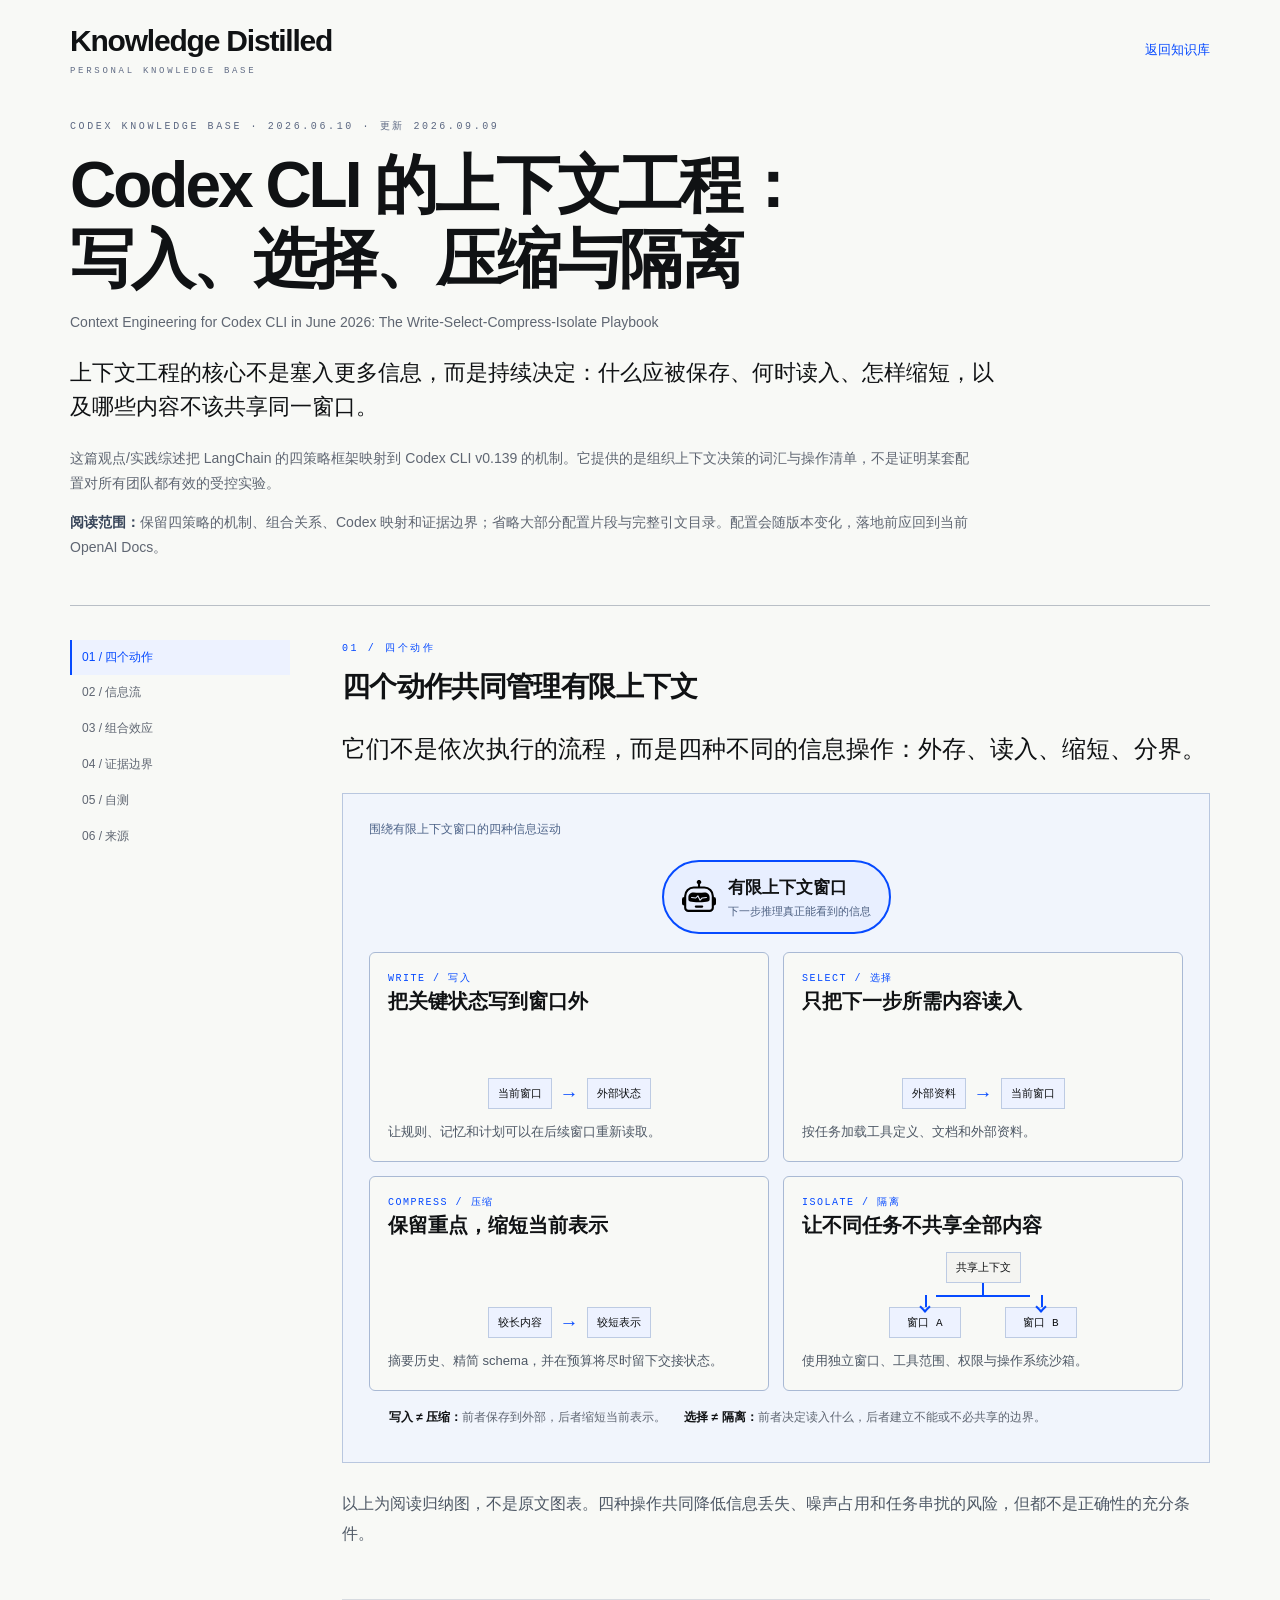
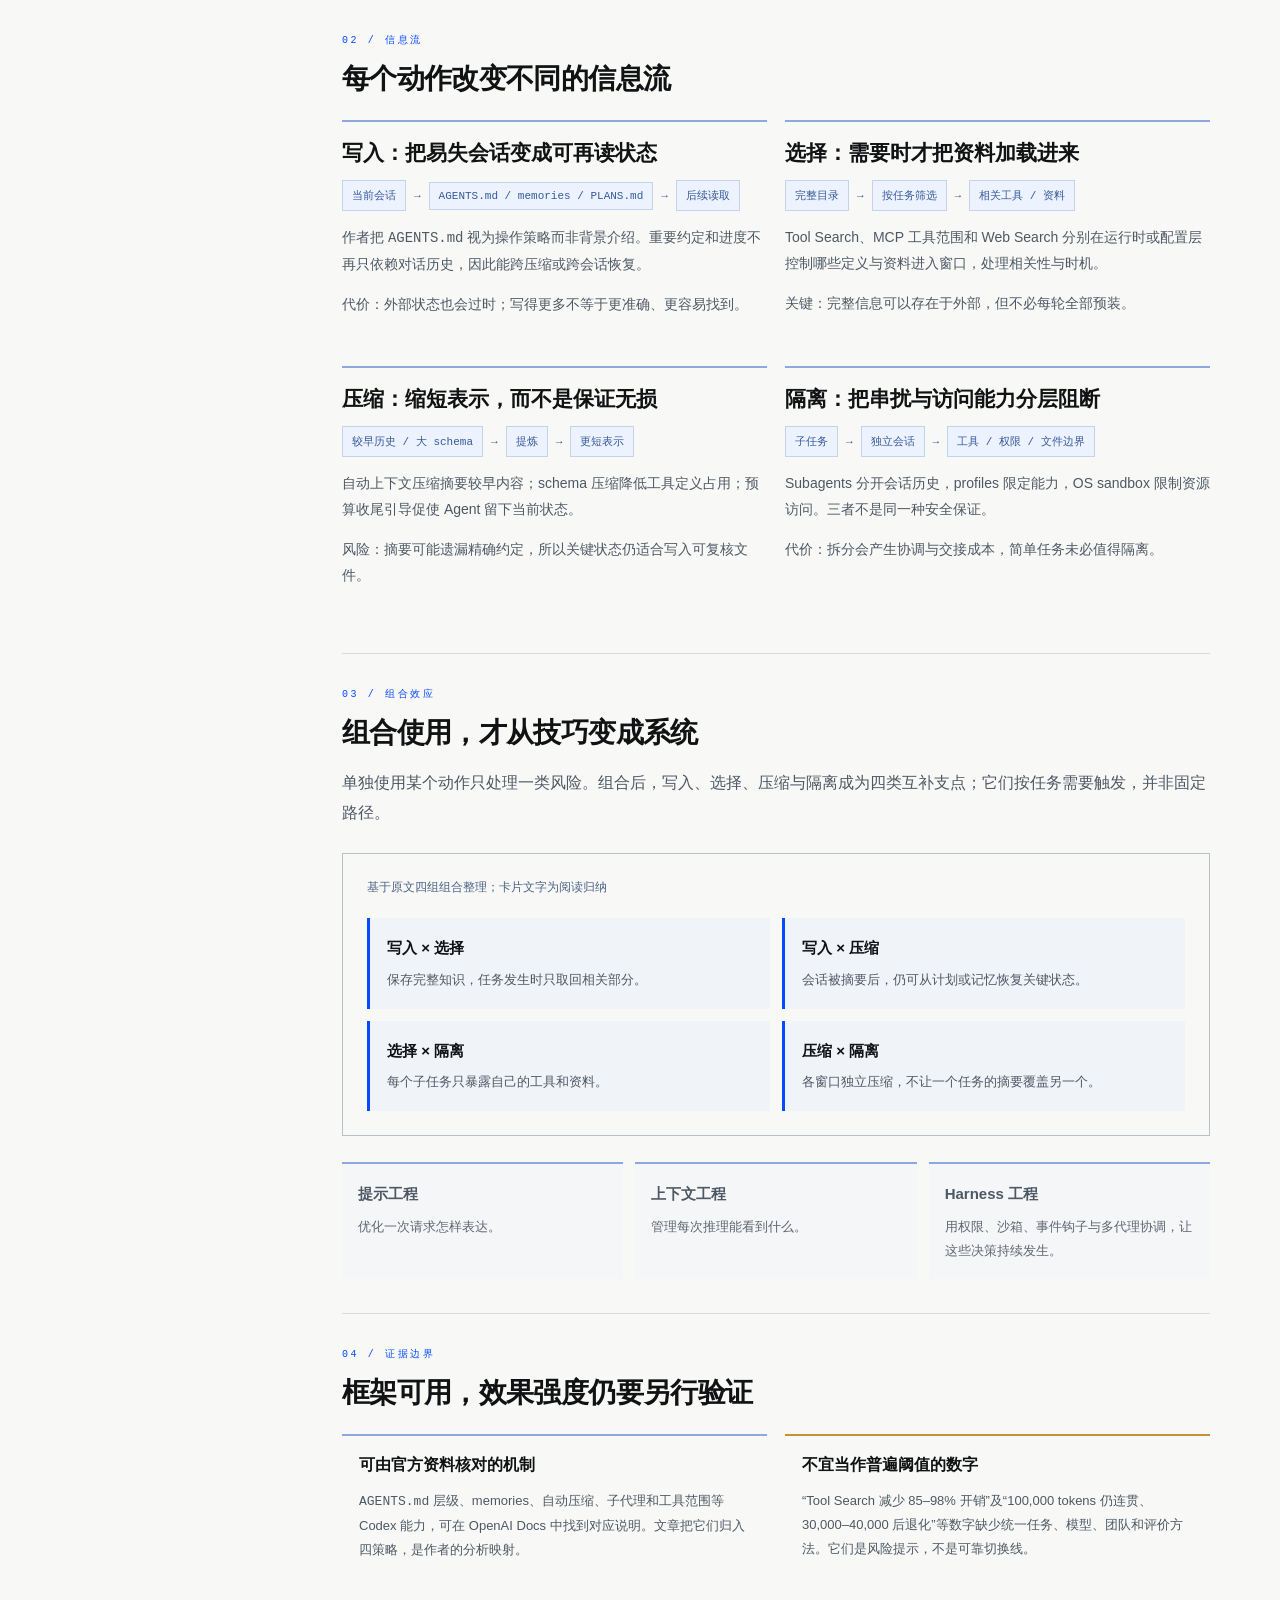
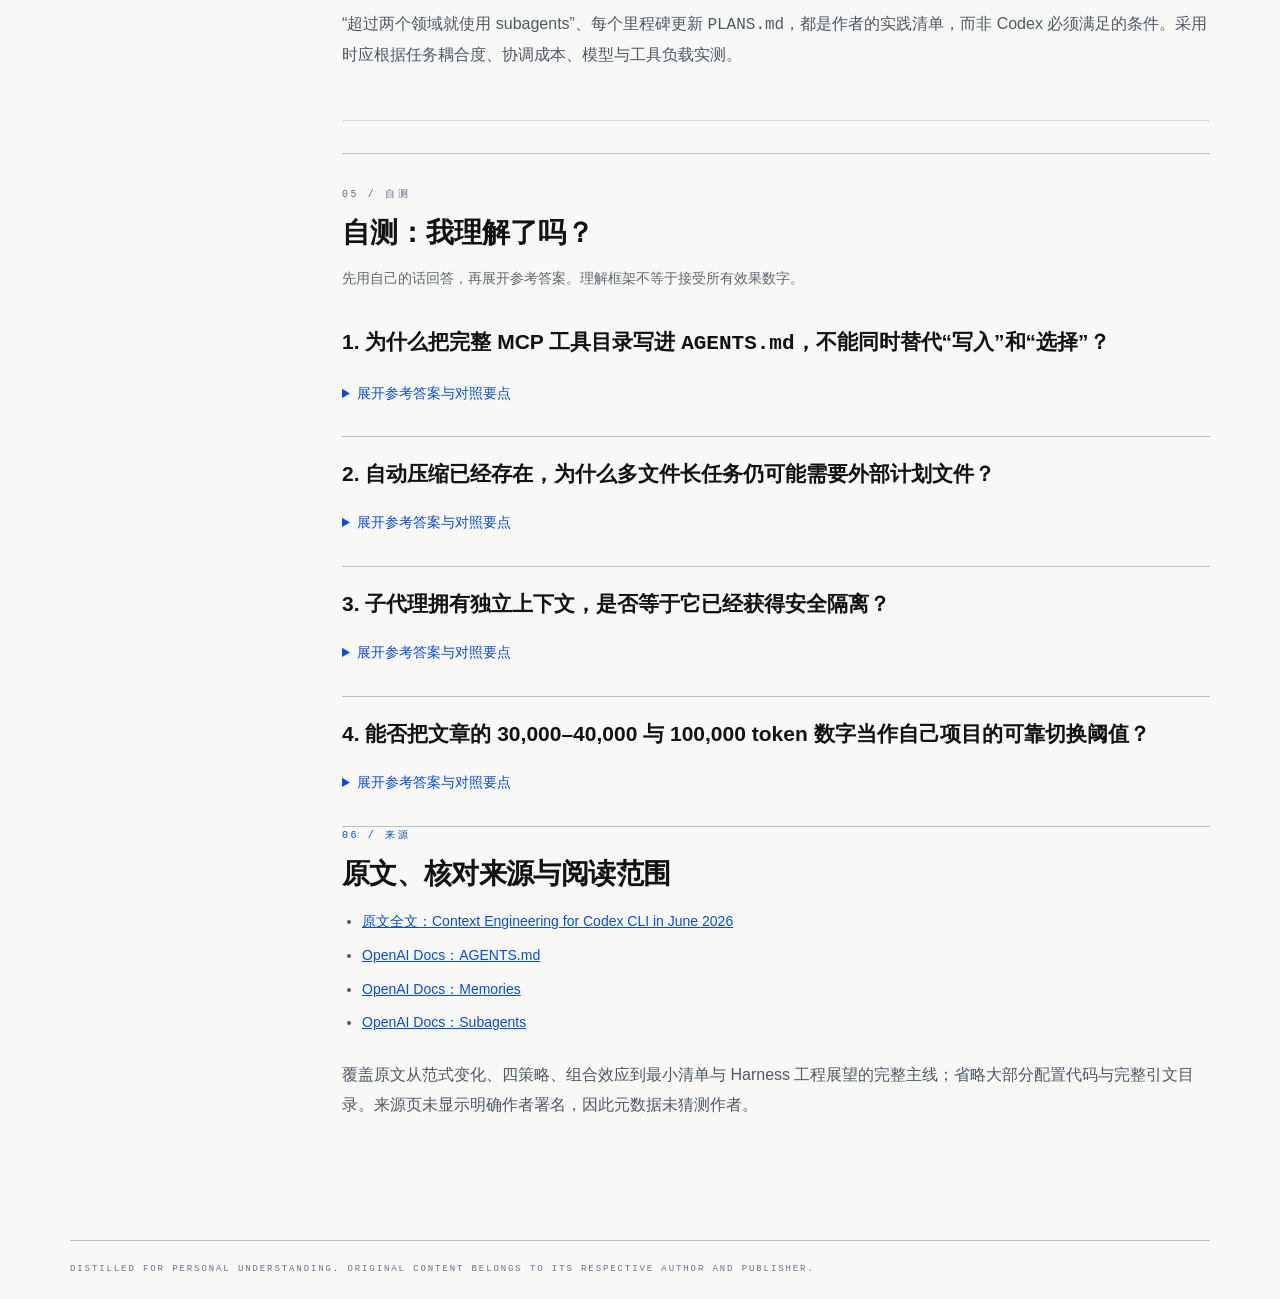
<file: ai/agents/openai/context-engineering-codex-cli/index.html>
<!doctype html>
<html lang="zh-CN">
<head>
  <meta charset="utf-8">
  <meta name="viewport" content="width=device-width,initial-scale=1">
  <meta name="description" content="用写入、选择、压缩与隔离四个动作理解 Codex CLI 的上下文工程，并辨认其证据边界。">
  <title>Codex CLI 的上下文工程：写入、选择、压缩与隔离 · Knowledge Distilled</title>
  <link rel="stylesheet" href="../../../../assets/css/style.css?v=3">
  <link rel="stylesheet" href="../../../../assets/css/self-check.css?v=1">
  <link rel="stylesheet" href="./note.css?v=1">
  <script defer src="./note.js?v=1"></script>
</head>
<body class="article-page">
  <a class="skip-link" href="#reading-main">跳至正文</a>
  <div class="container">
    <header class="site-header"><a class="brand" href="../../../../">Knowledge Distilled<span>Personal Knowledge Base</span></a><a class="back-link" href="../../../../">返回知识库</a></header>
    <header class="article-header" id="thesis">
      <div class="eyebrow">Codex Knowledge Base · 2026.06.10 · 更新 2026.09.09</div>
      <h1>Codex CLI 的上下文工程：<br>写入、选择、压缩与隔离</h1>
      <p class="source-title" lang="en">Context Engineering for Codex CLI in June 2026: The Write-Select-Compress-Isolate Playbook</p>
      <p class="subtitle">上下文工程的核心不是塞入更多信息，而是持续决定：什么应被保存、何时读入、怎样缩短，以及哪些内容不该共享同一窗口。</p>
      <p class="reading-context">这篇观点/实践综述把 LangChain 的四策略框架映射到 Codex CLI v0.139 的机制。它提供的是组织上下文决策的词汇与操作清单，不是证明某套配置对所有团队都有效的受控实验。</p>
      <p class="reading-caution"><strong>阅读范围：</strong>保留四策略的机制、组合关系、Codex 映射和证据边界；省略大部分配置片段与完整引文目录。配置会随版本变化，落地前应回到当前 OpenAI Docs。</p>
    </header>
    <div class="reading-layout">
      <aside class="reading-toc"><nav aria-label="文章目录"><a href="#model">01 / 四个动作</a><a href="#mechanisms">02 / 信息流</a><a href="#compound">03 / 组合效应</a><a href="#boundaries">04 / 证据边界</a><a href="#self-check">05 / 自测</a><a href="#source">06 / 来源</a></nav></aside>
      <main class="reading-main" id="reading-main">
        <section class="section" id="model">
          <div class="eyebrow">01 / 四个动作</div>
          <h2>四个动作共同管理有限上下文</h2>
          <p class="thesis-line">它们不是依次执行的流程，而是四种不同的信息操作：外存、读入、缩短、分界。</p>
          <figure class="context-map" aria-labelledby="context-map-title">
            <figcaption id="context-map-title">围绕有限上下文窗口的四种信息运动</figcaption>
            <div class="window-key"><img src="../../../../assets/icons/robot.svg" alt="" width="34" height="34"><span><strong>有限上下文窗口</strong><small>下一步推理真正能看到的信息</small></span></div>
            <div class="map-shell">
              <article class="strategy write"><small>WRITE / 写入</small><strong>把关键状态写到窗口外</strong><div class="mini-flow" aria-label="从当前窗口写入外部状态"><span>当前窗口</span><b aria-hidden="true">→</b><span>外部状态</span></div><p>让规则、记忆和计划可以在后续窗口重新读取。</p></article>
              <article class="strategy select"><small>SELECT / 选择</small><strong>只把下一步所需内容读入</strong><div class="mini-flow" aria-label="从外部资料选择性读入当前窗口"><span>外部资料</span><b aria-hidden="true">→</b><span>当前窗口</span></div><p>按任务加载工具定义、文档和外部资料。</p></article>
              <article class="strategy compress"><small>COMPRESS / 压缩</small><strong>保留重点，缩短当前表示</strong><div class="mini-flow" aria-label="把窗口内较长内容压缩为较短表示"><span>较长内容</span><b aria-hidden="true">→</b><span>较短表示</span></div><p>摘要历史、精简 schema，并在预算将尽时留下交接状态。</p></article>
              <article class="strategy isolate"><small>ISOLATE / 隔离</small><strong>让不同任务不共享全部内容</strong><div class="split-flow" aria-label="把共享上下文拆分为窗口 A 和窗口 B 两个独立边界"><span class="split-source">共享上下文</span><i class="branch-stem" aria-hidden="true"></i><span class="branch-targets"><span>窗口 A</span><span>窗口 B</span></span></div><p>使用独立窗口、工具范围、权限与操作系统沙箱。</p></article>
            </div>
            <ul class="legend"><li><b>写入 ≠ 压缩：</b>前者保存到外部，后者缩短当前表示。</li><li><b>选择 ≠ 隔离：</b>前者决定读入什么，后者建立不能或不必共享的边界。</li></ul>
          </figure>
          <p class="diagram-note">以上为阅读归纳图，不是原文图表。四种操作共同降低信息丢失、噪声占用和任务串扰的风险，但都不是正确性的充分条件。</p>
        </section>
        <section class="section" id="mechanisms">
          <div class="eyebrow">02 / 信息流</div>
          <h2>每个动作改变不同的信息流</h2>
          <div class="mechanism-grid">
            <article class="mechanism" id="write"><h3>写入：把易失会话变成可再读状态</h3><div class="flow"><span>当前会话</span>→<span>AGENTS.md / memories / PLANS.md</span>→<span>后续读取</span></div><p>作者把 <code>AGENTS.md</code> 视为操作策略而非背景介绍。重要约定和进度不再只依赖对话历史，因此能跨压缩或跨会话恢复。</p><p class="muted">代价：外部状态也会过时；写得更多不等于更准确、更容易找到。</p></article>
            <article class="mechanism" id="select"><h3>选择：需要时才把资料加载进来</h3><div class="flow"><span>完整目录</span>→<span>按任务筛选</span>→<span>相关工具 / 资料</span></div><p>Tool Search、MCP 工具范围和 Web Search 分别在运行时或配置层控制哪些定义与资料进入窗口，处理相关性与时机。</p><p class="muted">关键：完整信息可以存在于外部，但不必每轮全部预装。</p></article>
            <article class="mechanism" id="compress"><h3>压缩：缩短表示，而不是保证无损</h3><div class="flow"><span>较早历史 / 大 schema</span>→<span>提炼</span>→<span>更短表示</span></div><p>自动上下文压缩摘要较早内容；schema 压缩降低工具定义占用；预算收尾引导促使 Agent 留下当前状态。</p><p class="muted">风险：摘要可能遗漏精确约定，所以关键状态仍适合写入可复核文件。</p></article>
            <article class="mechanism" id="isolate"><h3>隔离：把串扰与访问能力分层阻断</h3><div class="flow"><span>子任务</span>→<span>独立会话</span>→<span>工具 / 权限 / 文件边界</span></div><p>Subagents 分开会话历史，profiles 限定能力，OS sandbox 限制资源访问。三者不是同一种安全保证。</p><p class="muted">代价：拆分会产生协调与交接成本，简单任务未必值得隔离。</p></article>
          </div>
        </section>
        <section class="section" id="compound">
          <div class="eyebrow">03 / 组合效应</div>
          <h2>组合使用，才从技巧变成系统</h2>
          <p>单独使用某个动作只处理一类风险。组合后，写入、选择、压缩与隔离成为四类互补支点；它们按任务需要触发，并非固定路径。</p>
          <figure class="compound-map" aria-labelledby="compound-title"><figcaption id="compound-title">基于原文四组组合整理；卡片文字为阅读归纳</figcaption><div class="compound-grid">
            <article class="compound-card"><strong>写入 × 选择</strong><p>保存完整知识，任务发生时只取回相关部分。</p></article>
            <article class="compound-card"><strong>写入 × 压缩</strong><p>会话被摘要后，仍可从计划或记忆恢复关键状态。</p></article>
            <article class="compound-card"><strong>选择 × 隔离</strong><p>每个子任务只暴露自己的工具和资料。</p></article>
            <article class="compound-card"><strong>压缩 × 隔离</strong><p>各窗口独立压缩，不让一个任务的摘要覆盖另一个。</p></article>
          </div></figure>
          <div class="harness-levels" aria-label="提示工程、上下文工程与 Harness 工程的职责层次"><p><strong>提示工程</strong><span>优化一次请求怎样表达。</span></p><p><strong>上下文工程</strong><span>管理每次推理能看到什么。</span></p><p><strong>Harness 工程</strong><span>用权限、沙箱、事件钩子与多代理协调，让这些决策持续发生。</span></p></div>
        </section>
        <section class="section" id="boundaries">
          <div class="eyebrow">04 / 证据边界</div>
          <h2>框架可用，效果强度仍要另行验证</h2>
          <div class="evidence-scale">
            <article><h3>可由官方资料核对的机制</h3><p><code>AGENTS.md</code> 层级、memories、自动压缩、子代理和工具范围等 Codex 能力，可在 OpenAI Docs 中找到对应说明。文章把它们归入四策略，是作者的分析映射。</p></article>
            <article><h3>不宜当作普遍阈值的数字</h3><p>“Tool Search 减少 85–98% 开销”及“100,000 tokens 仍连贯、30,000–40,000 后退化”等数字缺少统一任务、模型、团队和评价方法。它们是风险提示，不是可靠切换线。</p></article>
          </div>
          <p>“超过两个领域就使用 subagents”、每个里程碑更新 <code>PLANS.md</code>，都是作者的实践清单，而非 Codex 必须满足的条件。采用时应根据任务耦合度、协调成本、模型与工具负载实测。</p>
        </section>
        <section class="self-check-section" id="self-check">
          <div class="eyebrow">05 / 自测</div><h2>自测：我理解了吗？</h2><p>先用自己的话回答，再展开参考答案。理解框架不等于接受所有效果数字。</p>
          <article class="self-check-question" id="check-write-select"><h3>1. 为什么把完整 MCP 工具目录写进 <code>AGENTS.md</code>，不能同时替代“写入”和“选择”？</h3><details><summary>展开参考答案与对照要点</summary><div class="self-check-answer"><p><strong>参考解释：</strong>写入只解决信息有稳定载体的问题；若每轮把完整目录都放进窗口，仍会消耗上下文。选择要求只在当前任务需要时加载相关定义。</p><p><strong>对照要点：</strong>区分“外部存在”与“当前载入”，并指出无关内容的窗口成本。</p><p><strong>容易误解：</strong>选择不是删除完整目录，而是控制它进入窗口的时机与范围。</p><p><strong>回查：</strong><a href="#model">四个动作</a> · <a href="https://codex.danielvaughan.com/2026/06/10/context-engineering-codex-cli-write-select-compress-isolate-june-2026/" target="_blank" rel="noreferrer">原文</a>（Strategy 1 / Strategy 2）。</p></div></details></article>
          <article class="self-check-question" id="check-write-compress"><h3>2. 自动压缩已经存在，为什么多文件长任务仍可能需要外部计划文件？</h3><details><summary>展开参考答案与对照要点</summary><div class="self-check-answer"><p><strong>参考解释：</strong>压缩把历史提炼成摘要，可能省略精确约定或进度；外部计划提供可重新读取、可检查的状态。两者组合比只依赖摘要更稳健。</p><p><strong>对照要点：</strong>说明压缩有损，以及“写入 + 压缩”的恢复路径。</p><p><strong>容易误解：</strong>计划文件也会过时，仍需维护；它不是自动正确的永久记忆。</p><p><strong>回查：</strong><a href="#compress">压缩</a> · <a href="https://codex.danielvaughan.com/2026/06/10/context-engineering-codex-cli-write-select-compress-isolate-june-2026/" target="_blank" rel="noreferrer">原文</a>（Strategy 3 / The Compounding Effect）。</p></div></details></article>
          <article class="self-check-question" id="check-isolate"><h3>3. 子代理拥有独立上下文，是否等于它已经获得安全隔离？</h3><details><summary>展开参考答案与对照要点</summary><div class="self-check-answer"><p><strong>参考解释：</strong>不等于。独立会话减少信息串扰；工具范围和 profile 限定能力；OS sandbox 才进一步限制文件与系统资源访问。</p><p><strong>对照要点：</strong>区分上下文组织、能力约束与资源访问控制。</p><p><strong>容易误解：</strong>不能因为使用了 subagent，就推断它无法访问不相关文件或工具；这取决于配置。</p><p><strong>回查：</strong><a href="#isolate">隔离</a> · <a href="https://codex.danielvaughan.com/2026/06/10/context-engineering-codex-cli-write-select-compress-isolate-june-2026/" target="_blank" rel="noreferrer">原文</a>（Strategy 4）。</p></div></details></article>
          <article class="self-check-question" id="check-evidence"><h3>4. 能否把文章的 30,000–40,000 与 100,000 token 数字当作自己项目的可靠切换阈值？</h3><details><summary>展开参考答案与对照要点</summary><div class="self-check-answer"><p><strong>参考解释：</strong>不能直接照搬。原文没有提供足以复现和外推的统一实验条件。项目阈值应基于自己的模型、任务、工具负载与质量评价实测。</p><p><strong>对照要点：</strong>保留证据强度与外推边界。</p><p><strong>容易误解：</strong>数字证据较弱不等于四策略框架无用；它限制的是效果强度的确定性。</p><p><strong>回查：</strong><a href="#boundaries">证据边界</a> · <a href="https://codex.danielvaughan.com/2026/06/10/context-engineering-codex-cli-write-select-compress-isolate-june-2026/" target="_blank" rel="noreferrer">原文</a>（The Compounding Effect）。</p></div></details></article>
        </section>
        <section class="section" id="source">
          <div class="eyebrow">06 / 来源</div><h2>原文、核对来源与阅读范围</h2>
          <ul class="source-list"><li><a href="https://codex.danielvaughan.com/2026/06/10/context-engineering-codex-cli-write-select-compress-isolate-june-2026/" target="_blank" rel="noreferrer">原文全文：Context Engineering for Codex CLI in June 2026</a></li><li><a href="https://learn.chatgpt.com/docs/agent-configuration/agents-md" target="_blank" rel="noreferrer">OpenAI Docs：AGENTS.md</a></li><li><a href="https://learn.chatgpt.com/docs/customization/memories" target="_blank" rel="noreferrer">OpenAI Docs：Memories</a></li><li><a href="https://learn.chatgpt.com/docs/agent-configuration/subagents" target="_blank" rel="noreferrer">OpenAI Docs：Subagents</a></li></ul>
          <p>覆盖原文从范式变化、四策略、组合效应到最小清单与 Harness 工程展望的完整主线；省略大部分配置代码与完整引文目录。来源页未显示明确作者署名，因此元数据未猜测作者。</p>
        </section>
      </main>
    </div>
    <footer class="site-footer article-footer">Distilled for personal understanding. Original content belongs to its respective author and publisher.</footer>
  </div>
</body>
</html>
</file>
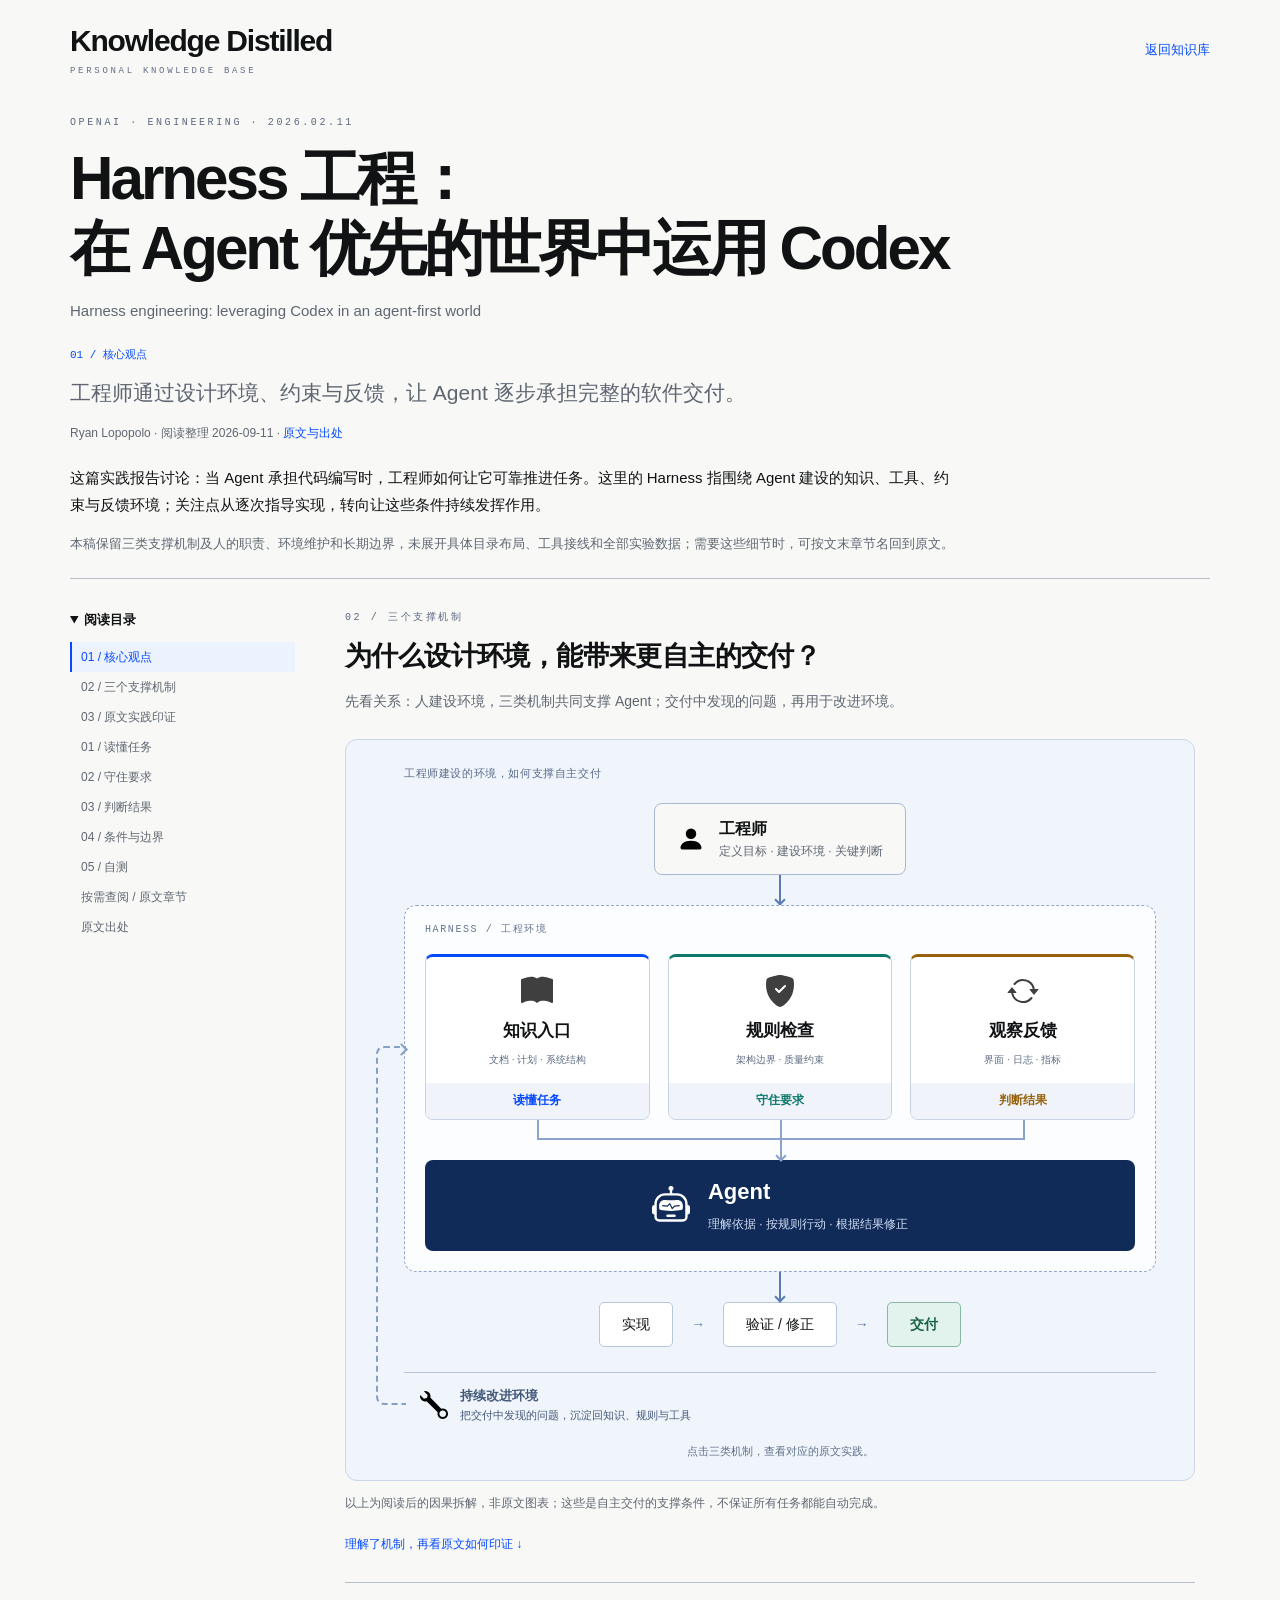
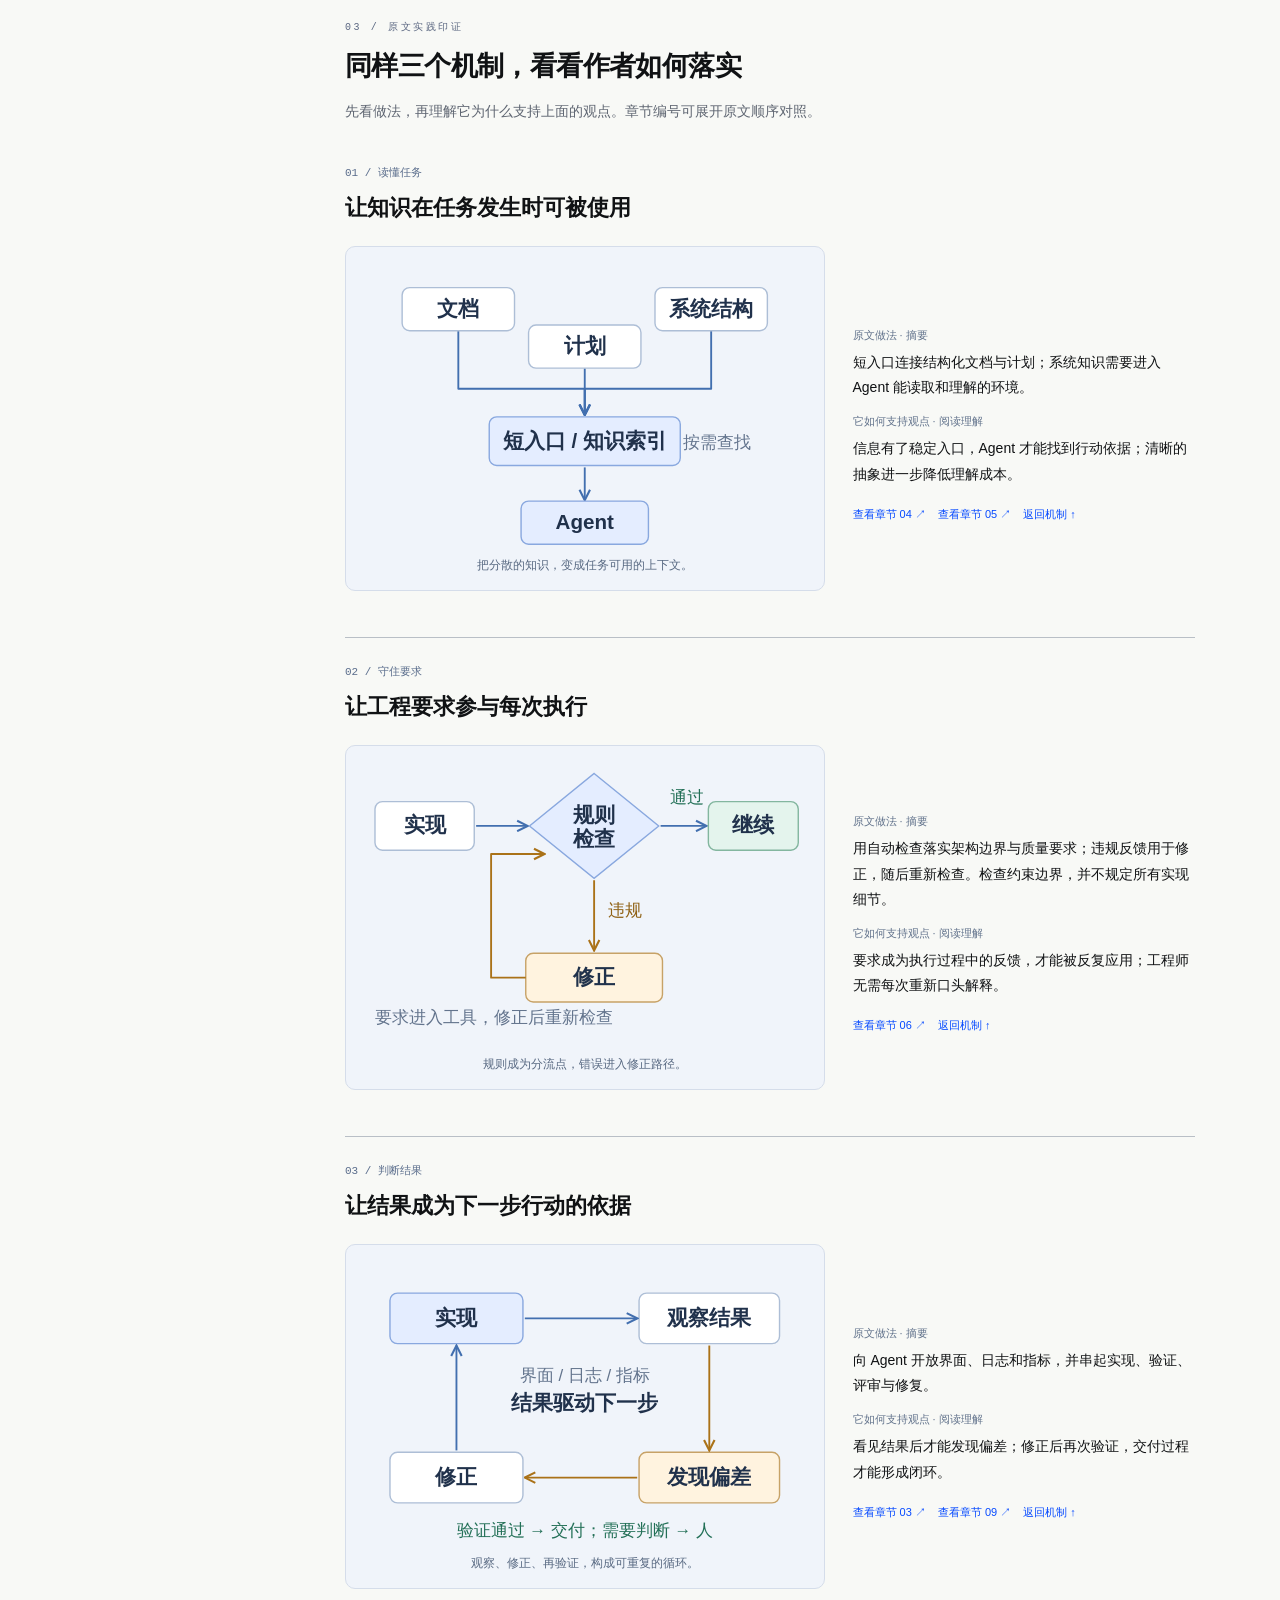
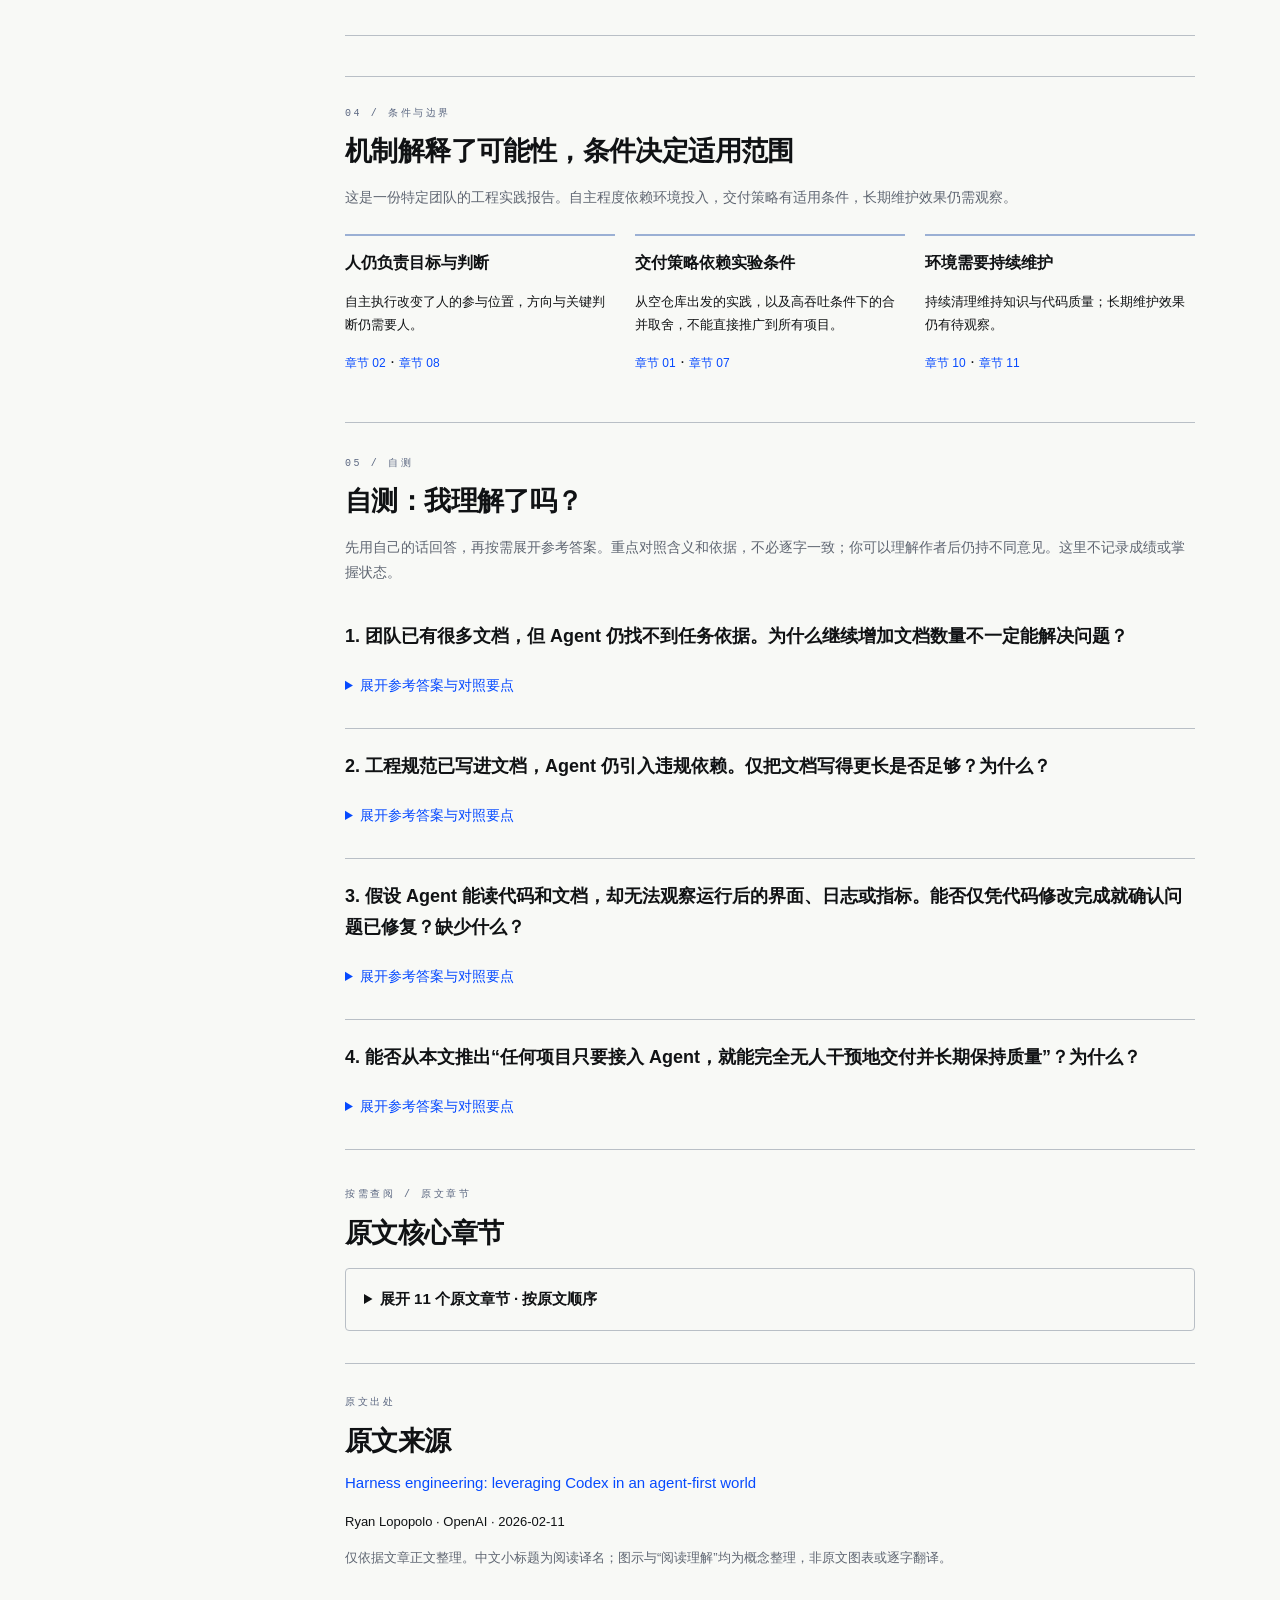
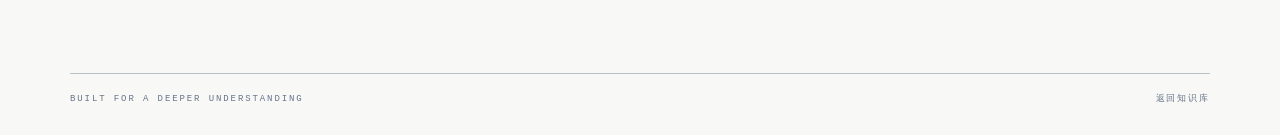
<file: ai/agents/openai/harness-engineering/index.html>
<!doctype html>
<html lang="zh-CN"><head><meta charset="utf-8"><meta name="viewport" content="width=device-width,initial-scale=1"><title>Harness 工程：在 Agent 优先的世界中运用 Codex · Knowledge Distilled</title><meta name="description" content="从核心观点理解 Harness Engineering：三个支撑机制、原文实践与适用边界。"><link rel="stylesheet" href="../../../../assets/css/style.css?v=3"><link rel="stylesheet" href="./note.css?v=10"><link rel="stylesheet" href="./diagrams.css?v=1"><link rel="stylesheet" href="../../../../assets/css/self-check.css?v=1"><script defer src="./note.js?v=8"></script></head><body class="article-page"><a class="skip-link" href="#reading-main">跳至正文</a><div class="container"><header class="site-header"><a class="brand" href="../../../../">Knowledge Distilled<span>Personal Knowledge Base</span></a><a class="back-link" href="../../../../">返回知识库</a></header><header class="article-header" id="thesis"><div class="eyebrow">OpenAI · Engineering · 2026.02.11</div><h1>Harness 工程：<br>在 Agent 优先的世界中运用 Codex</h1><p class="source-title" lang="en">Harness engineering: leveraging Codex in an agent-first world</p><div class="thesis-label">01 / 核心观点</div><p class="subtitle">工程师通过设计环境、约束与反馈，让 Agent 逐步承担完整的软件交付。</p><div class="article-meta">Ryan Lopopolo · 阅读整理 2026-09-11 · <a href="#source">原文与出处</a></div><p class="reading-context">这篇实践报告讨论：当 Agent 承担代码编写时，工程师如何让它可靠推进任务。这里的 Harness 指围绕 Agent 建设的知识、工具、约束与反馈环境；关注点从逐次指导实现，转向让这些条件持续发挥作用。</p><p class="reading-caution">本稿保留三类支撑机制及人的职责、环境维护和长期边界，未展开具体目录布局、工具接线和全部实验数据；需要这些细节时，可按文末章节名回到原文。</p></header><div class="reading-layout"><aside class="reading-toc"><details open><summary>阅读目录</summary><nav aria-label="文章目录"><a href="#thesis">01 / 核心观点</a><a href="#route">02 / 三个支撑机制</a><a href="#evidence">03 / 原文实践印证</a><a href="#practice-understand">01 / 读懂任务</a><a href="#practice-constrain">02 / 守住要求</a><a href="#practice-verify">03 / 判断结果</a><a href="#boundaries">04 / 条件与边界</a><a href="#self-check">05 / 自测</a><a href="#appendix">按需查阅 / 原文章节</a><a href="#source">原文出处</a></nav></details></aside><main class="reading-main" id="reading-main"><section class="route-section" id="route"><div class="eyebrow">02 / 三个支撑机制</div><h2>为什么设计环境，能带来更自主的交付？</h2><p class="muted">先看关系：人建设环境，三类机制共同支撑 Agent；交付中发现的问题，再用于改进环境。</p><figure class="harness-map" aria-labelledby="map-caption"><figcaption id="map-caption" class="map-caption">工程师建设的环境，如何支撑自主交付</figcaption><a class="human-node" href="#chapter-2"><img src="../../../../assets/icons/person-fill.svg" alt="" width="28" height="28"><span><strong>工程师</strong><small>定义目标 · 建设环境 · 关键判断</small></span></a><div class="map-down" aria-hidden="true"></div><div class="environment-frame"><div class="frame-label">HARNESS / 工程环境</div><div class="capability-grid"><a class="capability understand" id="idea-understand" href="#practice-understand"><img src="../../../../assets/icons/book-fill.svg" alt="" width="28" height="28"><strong>知识入口</strong><small>文档 · 计划 · 系统结构</small><span>读懂任务</span></a><a class="capability constrain" id="idea-constrain" href="#practice-constrain"><img src="../../../../assets/icons/shield-fill-check.svg" alt="" width="28" height="28"><strong>规则检查</strong><small>架构边界 · 质量约束</small><span>守住要求</span></a><a class="capability verify" id="idea-verify" href="#practice-verify"><img src="../../../../assets/icons/arrow-repeat.svg" alt="" width="28" height="28"><strong>观察反馈</strong><small>界面 · 日志 · 指标</small><span>判断结果</span></a></div><div class="collector" aria-hidden="true"><i></i><i></i><i></i></div><div class="agent-node"><img src="../../../../assets/icons/robot.svg" alt="" width="28" height="28"><div><strong>Agent</strong><span>理解依据 · 按规则行动 · 根据结果修正</span></div></div></div><div class="map-down" aria-hidden="true"></div><div class="output-flow"><span>实现</span><b aria-hidden="true">→</b><span>验证 / 修正</span><b aria-hidden="true">→</b><strong>交付</strong></div><a class="maintenance-loop" href="#chapter-10"><img src="../../../../assets/icons/wrench.svg" alt="" width="28" height="28"><span><strong>持续改进环境</strong><small>把交付中发现的问题，沉淀回知识、规则与工具</small></span></a><p class="map-hint">点击三类机制，查看对应的原文实践。</p></figure><p class="diagram-note">以上为阅读后的因果拆解，非原文图表；这些是自主交付的支撑条件，不保证所有任务都能自动完成。</p><a class="evidence-next" href="#evidence">理解了机制，再看原文如何印证 ↓</a></section><section class="practice-section" id="evidence"><div class="eyebrow">03 / 原文实践印证</div><h2>同样三个机制，看看作者如何落实</h2><p class="muted">先看做法，再理解它为什么支持上面的观点。章节编号可展开原文顺序对照。</p><article class="practice" id="practice-understand"><div class="chapter-kicker">01 / 读懂任务</div><h3>让知识在任务发生时可被使用</h3><div class="practice-visual"><figure class="mechanism-figure"><svg class="mechanism-svg" viewBox="0 0 480 300" role="img" aria-labelledby="knowledge-title knowledge-desc"><title id="knowledge-title">知识入口：按需找到上下文</title><desc id="knowledge-desc">Agent 通过短入口，按任务需要找到文档、计划和系统结构。</desc><defs><marker id="knowledge-arrow" viewBox="0 0 10 10" refX="9" refY="5" markerWidth="7" markerHeight="7" orient="auto-start-reverse"><path d="M1 1 9 5 1 9" fill="none" stroke="context-stroke" stroke-width="1.6"/></marker></defs><path class="graph-line " d="M105 68 V130 H240 V158" marker-end="url(#knowledge-arrow)"/><path class="graph-line " d="M240 108 V158" marker-end="url(#knowledge-arrow)"/><path class="graph-line " d="M375 68 V130 H240 V158" marker-end="url(#knowledge-arrow)"/><rect class="graph-node " x="45" y="22" width="120" height="46" rx="8"/><text class="graph-text" x="105.0" y="52.0" text-anchor="middle">文档</text><rect class="graph-node " x="180" y="62" width="120" height="46" rx="8"/><text class="graph-text" x="240.0" y="92.0" text-anchor="middle">计划</text><rect class="graph-node " x="315" y="22" width="120" height="46" rx="8"/><text class="graph-text" x="375.0" y="52.0" text-anchor="middle">系统结构</text><rect class="graph-node blue" x="138" y="160" width="204" height="52" rx="8"/><text class="graph-text" x="240.0" y="193.0" text-anchor="middle">短入口 / 知识索引</text><path class="graph-line " d="M240 214 V249" marker-end="url(#knowledge-arrow)"/><rect class="graph-node blue" x="172" y="250" width="136" height="46" rx="8"/><text class="graph-text" x="240.0" y="280.0" text-anchor="middle">Agent</text><text class="graph-small" x="345" y="193">按需查找</text></svg><figcaption>把分散的知识，变成任务可用的上下文。</figcaption></figure><div class="practice-notes"><dl><dt>原文做法 · 摘要</dt><dd>短入口连接结构化文档与计划；系统知识需要进入 Agent 能读取和理解的环境。</dd><dt>它如何支持观点 · 阅读理解</dt><dd>信息有了稳定入口，Agent 才能找到行动依据；清晰的抽象进一步降低理解成本。</dd></dl><div class="practice-links"><a href="#chapter-4">查看章节 04 ↗</a><a href="#chapter-5">查看章节 05 ↗</a><a href="#idea-understand">返回机制 ↑</a></div></div></div></article><article class="practice" id="practice-constrain"><div class="chapter-kicker">02 / 守住要求</div><h3>让工程要求参与每次执行</h3><div class="practice-visual"><figure class="mechanism-figure"><svg class="mechanism-svg" viewBox="0 0 480 300" role="img" aria-labelledby="rules-title rules-desc"><title id="rules-title">规则检查：通过则继续，违规则修正后重查</title><desc id="rules-desc">实现进入规则检查，通过后继续；违规时进入修正，并返回规则检查。</desc><defs><marker id="rules-arrow" viewBox="0 0 10 10" refX="9" refY="5" markerWidth="7" markerHeight="7" orient="auto-start-reverse"><path d="M1 1 9 5 1 9" fill="none" stroke="context-stroke" stroke-width="1.6"/></marker></defs><rect class="graph-node " x="16" y="38" width="106" height="52" rx="8"/><text class="graph-text" x="69.0" y="71.0" text-anchor="middle">实现</text><path class="graph-line " d="M124 64 H179" marker-end="url(#rules-arrow)"/><path class="graph-diamond" d="M250 8 319 64 250 120 181 64Z"/><text class="graph-text" x="250" y="60" text-anchor="middle">规则</text><text class="graph-text" x="250" y="85" text-anchor="middle">检查</text><path class="graph-line " d="M321 64 H370" marker-end="url(#rules-arrow)"/><rect class="graph-node green" x="372" y="38" width="96" height="52" rx="8"/><text class="graph-text" x="420.0" y="71.0" text-anchor="middle">继续</text><text class="graph-small green-text" x="331" y="40">通过</text><path class="graph-line amber" d="M250 122 V197" marker-end="url(#rules-arrow)"/><rect class="graph-node amber-node" x="177" y="200" width="146" height="52" rx="8"/><text class="graph-text" x="250.0" y="233.0" text-anchor="middle">修正</text><text class="graph-small amber-text" x="265" y="160">违规</text><path class="graph-line amber" d="M177 226 H140 V94 H197" marker-end="url(#rules-arrow)"/><text class="graph-small" x="16" y="274">要求进入工具，修正后重新检查</text></svg><figcaption>规则成为分流点，错误进入修正路径。</figcaption></figure><div class="practice-notes"><dl><dt>原文做法 · 摘要</dt><dd>用自动检查落实架构边界与质量要求；违规反馈用于修正，随后重新检查。检查约束边界，并不规定所有实现细节。</dd><dt>它如何支持观点 · 阅读理解</dt><dd>要求成为执行过程中的反馈，才能被反复应用；工程师无需每次重新口头解释。</dd></dl><div class="practice-links"><a href="#chapter-6">查看章节 06 ↗</a><a href="#idea-constrain">返回机制 ↑</a></div></div></div></article><article class="practice" id="practice-verify"><div class="chapter-kicker">03 / 判断结果</div><h3>让结果成为下一步行动的依据</h3><div class="practice-visual"><figure class="mechanism-figure"><svg class="mechanism-svg" viewBox="0 0 480 300" role="img" aria-labelledby="feedback-title feedback-desc"><title id="feedback-title">观察反馈：实现、观察、发现偏差、修正构成循环</title><desc id="feedback-desc">实现后通过界面、日志和指标观察结果，发现偏差后修正，再返回实现。验证通过才交付。</desc><defs><marker id="feedback-arrow" viewBox="0 0 10 10" refX="9" refY="5" markerWidth="7" markerHeight="7" orient="auto-start-reverse"><path d="M1 1 9 5 1 9" fill="none" stroke="context-stroke" stroke-width="1.6"/></marker></defs><rect class="graph-node blue" x="32" y="30" width="142" height="54" rx="8"/><text class="graph-text" x="103.0" y="64.0" text-anchor="middle">实现</text><rect class="graph-node " x="298" y="30" width="150" height="54" rx="8"/><text class="graph-text" x="373.0" y="64.0" text-anchor="middle">观察结果</text><rect class="graph-node amber-node" x="298" y="200" width="150" height="54" rx="8"/><text class="graph-text" x="373.0" y="234.0" text-anchor="middle">发现偏差</text><rect class="graph-node " x="32" y="200" width="142" height="54" rx="8"/><text class="graph-text" x="103.0" y="234.0" text-anchor="middle">修正</text><path class="graph-line " d="M176 57 H296" marker-end="url(#feedback-arrow)"/><path class="graph-line amber" d="M373 86 V198" marker-end="url(#feedback-arrow)"/><path class="graph-line amber" d="M296 227 H176" marker-end="url(#feedback-arrow)"/><path class="graph-line " d="M103 198 V86" marker-end="url(#feedback-arrow)"/><text class="graph-small" x="240" y="124" text-anchor="middle">界面 / 日志 / 指标</text><text class="graph-text" x="240" y="155" text-anchor="middle">结果驱动下一步</text><text class="graph-small green-text" x="240" y="289" text-anchor="middle">验证通过 → 交付；需要判断 → 人</text></svg><figcaption>观察、修正、再验证，构成可重复的循环。</figcaption></figure><div class="practice-notes"><dl><dt>原文做法 · 摘要</dt><dd>向 Agent 开放界面、日志和指标，并串起实现、验证、评审与修复。</dd><dt>它如何支持观点 · 阅读理解</dt><dd>看见结果后才能发现偏差；修正后再次验证，交付过程才能形成闭环。</dd></dl><div class="practice-links"><a href="#chapter-3">查看章节 03 ↗</a><a href="#chapter-9">查看章节 09 ↗</a><a href="#idea-verify">返回机制 ↑</a></div></div></div></article></section><section class="review-section" id="boundaries"><div class="eyebrow">04 / 条件与边界</div><h2>机制解释了可能性，条件决定适用范围</h2><p>这是一份特定团队的工程实践报告。自主程度依赖环境投入，交付策略有适用条件，长期维护效果仍需观察。</p><div class="boundary-grid"><article><h3>人仍负责目标与判断</h3><p>自主执行改变了人的参与位置，方向与关键判断仍需要人。</p><a href="#chapter-2">章节 02</a> · <a href="#chapter-8">章节 08</a></article><article><h3>交付策略依赖实验条件</h3><p>从空仓库出发的实践，以及高吞吐条件下的合并取舍，不能直接推广到所有项目。</p><a href="#chapter-1">章节 01</a> · <a href="#chapter-7">章节 07</a></article><article><h3>环境需要持续维护</h3><p>持续清理维持知识与代码质量；长期维护效果仍有待观察。</p><a href="#chapter-10">章节 10</a> · <a href="#chapter-11">章节 11</a></article></div></section><section class="self-check-section" id="self-check"><div class="eyebrow">05 / 自测</div><h2>自测：我理解了吗？</h2><p>先用自己的话回答，再按需展开参考答案。重点对照含义和依据，不必逐字一致；你可以理解作者后仍持不同意见。这里不记录成绩或掌握状态。</p><article class="self-check-question" id="check-knowledge"><h3>1. 团队已有很多文档，但 Agent 仍找不到任务依据。为什么继续增加文档数量不一定能解决问题？</h3><details><summary>展开参考答案与对照要点</summary><div class="self-check-answer"><p><strong>参考解释：</strong>关键在于知识能否被找到和理解。短入口应连接结构化文档、计划与系统知识，让 Agent 按任务查找；分散或不可访问的信息，即使存在，也未必能参与决策。</p><p><strong>对照要点：</strong>是否解释了“知识存在”与“任务中可用”的区别，以及入口和组织的作用。</p><p><strong>容易误解：</strong>不能把这个观点理解成文档越少越好；省略必要知识同样会破坏理解。</p><p><strong>回查：</strong><a href="#practice-understand">知识入口</a> · <a href="https://openai.com/index/harness-engineering/" target="_blank" rel="noreferrer">原文依据</a>（章节：<span lang="en">We made repository knowledge the system of record；Agent legibility is the goal</span>）。</p></div></details></article><article class="self-check-question" id="check-rules"><h3>2. 工程规范已写进文档，Agent 仍引入违规依赖。仅把文档写得更长是否足够？为什么？</h3><details><summary>展开参考答案与对照要点</summary><div class="self-check-answer"><p><strong>参考解释：</strong>不够。可查阅的规范还需要变成执行中的检查：发现违规，给出修正反馈，再检查修正结果。文档帮助理解要求，自动检查使要求在实现过程中持续生效。</p><p><strong>对照要点：</strong>是否串起“要求—发现违规—修正—重查”，而不只是提到自动检查。</p><p><strong>容易误解：</strong>检查不是替代所有文档或人的判断，也不等于替 Agent 规定每个实现细节。</p><p><strong>回查：</strong><a href="#practice-constrain">规则检查</a> · <a href="https://openai.com/index/harness-engineering/" target="_blank" rel="noreferrer">原文依据</a>（章节：<span lang="en">Enforcing architecture and taste</span>）。</p></div></details></article><article class="self-check-question" id="check-feedback"><h3>3. 假设 Agent 能读代码和文档，却无法观察运行后的界面、日志或指标。能否仅凭代码修改完成就确认问题已修复？缺少什么？</h3><details><summary>展开参考答案与对照要点</summary><div class="self-check-answer"><p><strong>参考解释：</strong>不能据此确认。这个假设场景缺少运行结果的证据，需要让 Agent 获得与问题有关的观察与验证能力；发现偏差后修正，并再次验证。代码改完与结果验证通过是不同的状态。</p><p><strong>对照要点：</strong>是否指出运行证据的缺口，并解释观察、修正和再次验证的关系。</p><p><strong>容易误解：</strong>开放日志本身不保证问题已解决；还需要根据结果判断，必要时交由人处理。</p><p><strong>回查：</strong><a href="#practice-verify">观察反馈</a> · <a href="https://openai.com/index/harness-engineering/" target="_blank" rel="noreferrer">原文依据</a>（章节：<span lang="en">Increasing application legibility；Increasing levels of autonomy</span>）。</p></div></details></article><article class="self-check-question" id="check-boundary"><h3>4. 能否从本文推出“任何项目只要接入 Agent，就能完全无人干预地交付并长期保持质量”？为什么？</h3><details><summary>展开参考答案与对照要点</summary><div class="self-check-answer"><p><strong>参考解释：</strong>不能。本文是特定团队从空仓库出发的实践，自主执行依赖环境、工具和约束投入；人仍负责目标与关键判断，知识和代码需要持续维护，长期效果仍待观察。</p><p><strong>对照要点：</strong>是否保留环境投入、人的职责和长期未知，而不是把局部实践当成普遍保证。</p><p><strong>容易误解：</strong>不必因为不能普遍外推就否定这份经验；可以理解其方法，同时保留适用条件。</p><p><strong>回查：</strong><a href="#boundaries">条件与边界</a> · <a href="https://openai.com/index/harness-engineering/" target="_blank" rel="noreferrer">原文依据</a>（章节：<span lang="en">We started with an empty git repository；What “agent-generated” actually means；Increasing levels of autonomy；Entropy and garbage collection；What we’re still learning</span>）。</p></div></details></article></section><section class="appendix-section" id="appendix"><div class="eyebrow">按需查阅 / 原文章节</div><h2>原文核心章节</h2><details id="chapter-index" class="reference-fold"><summary>展开 11 个原文章节 · 按原文顺序</summary><section class="chapter" id="chapter-1"><div class="chapter-kicker">原文章节 01</div><p class="evidence-claim">实验前提：这套方法从什么条件起步</p><h3>从空仓库开始</h3><p class="original-heading" lang="en">We started with an empty git repository</p><dl class="chapter-explanation"><div><dt>问题</dt><dd>实验从什么条件出发？</dd></div><div><dt>做法 / 状态</dt><dd>从零构建产品，人工不直接写代码。</dd></div><div><dt>阅读理解</dt><dd>这是实践背景，不能直接推广为普遍效率结论。</dd></div></dl></section><section class="chapter" id="chapter-2"><div class="chapter-kicker">原文章节 02</div><p class="evidence-claim">人的角色：定义目标、建设环境</p><h3>重新定义工程师角色</h3><p class="original-heading" lang="en">Redefining the role of the engineer</p><dl class="chapter-explanation"><div><dt>问题</dt><dd>工程师还负责什么？</dd></div><div><dt>做法 / 状态</dt><dd>定义目标，补足 Agent 缺失的能力。</dd></div><div><dt>阅读理解</dt><dd>失败也暴露环境缺口，不只是一次实现错误。</dd></div></dl></section><section class="chapter" id="chapter-3"><div class="chapter-kicker">原文章节 03</div><p class="evidence-claim">判断结果：为验证提供可观察证据</p><h3>提高应用的可理解性</h3><p class="original-heading" lang="en">Increasing application legibility</p><dl class="chapter-explanation"><div><dt>问题</dt><dd>谁来验证运行结果？</dd></div><div><dt>做法 / 状态</dt><dd>让 Agent 访问界面、日志和指标。</dd></div><div><dt>阅读理解</dt><dd>观察能力使自主验证成为可能。</dd></div></dl></section><section class="chapter" id="chapter-4"><div class="chapter-kicker">原文章节 04</div><p class="evidence-claim">读懂任务：提供可发现的知识</p><h3>将仓库知识作为记录中心</h3><p class="original-heading" lang="en">We made repository knowledge the system of record</p><dl class="chapter-explanation"><div><dt>问题</dt><dd>知识怎样进入任务？</dd></div><div><dt>做法 / 状态</dt><dd>用短入口连接结构化文档与计划。</dd></div><div><dt>阅读理解</dt><dd>上下文需要组织，也需要维护。</dd></div></dl></section><section class="chapter" id="chapter-5"><div class="chapter-kicker">原文章节 05</div><p class="evidence-claim">读懂任务：让信息与系统真正可理解</p><h3>让 Agent 能理解系统</h3><p class="original-heading" lang="en">Agent legibility is the goal</p><dl class="chapter-explanation"><div><dt>问题</dt><dd>仅有文档是否足够？</dd></div><div><dt>做法 / 状态</dt><dd>让系统知识与抽象可被 Agent 理解。</dd></div><div><dt>阅读理解</dt><dd>可理解性决定它能否有效使用信息。</dd></div></dl></section><section class="chapter" id="chapter-6"><div class="chapter-kicker">原文章节 06</div><p class="evidence-claim">守住要求：把质量要求变成检查</p><h3>落实架构与工程偏好</h3><p class="original-heading" lang="en">Enforcing architecture and taste</p><dl class="chapter-explanation"><div><dt>问题</dt><dd>怎样维持代码一致性？</dd></div><div><dt>做法 / 状态</dt><dd>把边界与质量要求落实为检查规则。</dd></div><div><dt>阅读理解</dt><dd>人的经验因此能在后续任务中复用。</dd></div></dl></section><section class="chapter" id="chapter-7"><div class="chapter-kicker">原文章节 07</div><p class="evidence-claim">交付条件：效率与风险如何权衡</p><h3>吞吐量改变合并理念</h3><p class="original-heading" lang="en">Throughput changes the merge philosophy</p><dl class="chapter-explanation"><div><dt>问题</dt><dd>等待与修正如何取舍？</dd></div><div><dt>做法 / 状态</dt><dd>在高吞吐条件下调整合并策略。</dd></div><div><dt>阅读理解</dt><dd>这是特定条件下的权衡，不是取消质量要求。</dd></div></dl></section><section class="chapter" id="chapter-8"><div class="chapter-kicker">原文章节 08</div><p class="evidence-claim">交付范围：人的判断仍然存在</p><h3>Agent 生成的完整范围</h3><p class="original-heading" lang="en">What “agent-generated” actually means</p><dl class="chapter-explanation"><div><dt>问题</dt><dd>Agent 的工作止于代码吗？</dd></div><div><dt>做法 / 状态</dt><dd>生成范围覆盖开发配套工作；人仍判断方向。</dd></div><div><dt>阅读理解</dt><dd>人的参与位置改变，并非消失。</dd></div></dl></section><section class="chapter" id="chapter-9"><div class="chapter-kicker">原文章节 09</div><p class="evidence-claim">能力汇合：把实现、验证与修复串起来</p><h3>不断提高自主程度</h3><p class="original-heading" lang="en">Increasing levels of autonomy</p><dl class="chapter-explanation"><div><dt>问题</dt><dd>何时能端到端推进？</dd></div><div><dt>做法 / 状态</dt><dd>串起实现、验证、评审与修复。</dd></div><div><dt>阅读理解</dt><dd>自主性依赖前面的环境投入。</dd></div></dl></section><section class="chapter" id="chapter-10"><div class="chapter-kicker">原文章节 10</div><p class="evidence-claim">持续条件：维护知识、规则与代码</p><h3>熵增与垃圾回收</h3><p class="original-heading" lang="en">Entropy and garbage collection</p><dl class="chapter-explanation"><div><dt>问题</dt><dd>坏模式会不会扩散？</dd></div><div><dt>做法 / 状态</dt><dd>持续清理代码与文档中的退化。</dd></div><div><dt>阅读理解</dt><dd>一次交付成功不等于长期稳定。</dd></div></dl></section><section class="chapter" id="chapter-11"><div class="chapter-kicker">原文章节 11</div><p class="evidence-claim">结论边界：哪些效果尚待验证</p><h3>仍在探索的问题</h3><p class="original-heading" lang="en">What we’re still learning</p><dl class="chapter-explanation"><div><dt>问题</dt><dd>哪些结论仍待检验？</dd></div><div><dt>做法 / 状态</dt><dd>长期维护效果尚未得到充分验证。</dd></div><div><dt>阅读理解</dt><dd>实践有效与普遍成立之间仍有距离。</dd></div></dl></section></details></section><section class="source-section" id="source"><div class="eyebrow">原文出处</div><h2>原文来源</h2><a href="https://openai.com/index/harness-engineering/" target="_blank" rel="noreferrer">Harness engineering: leveraging Codex in an agent-first world</a><p>Ryan Lopopolo · OpenAI · 2026-02-11</p><p class="muted">仅依据文章正文整理。中文小标题为阅读译名；图示与“阅读理解”均为概念整理，非原文图表或逐字翻译。</p></section></main></div><footer class="site-footer"><span>Built for a deeper understanding</span><a href="../../../../">返回知识库</a></footer></div></body></html>
</file>
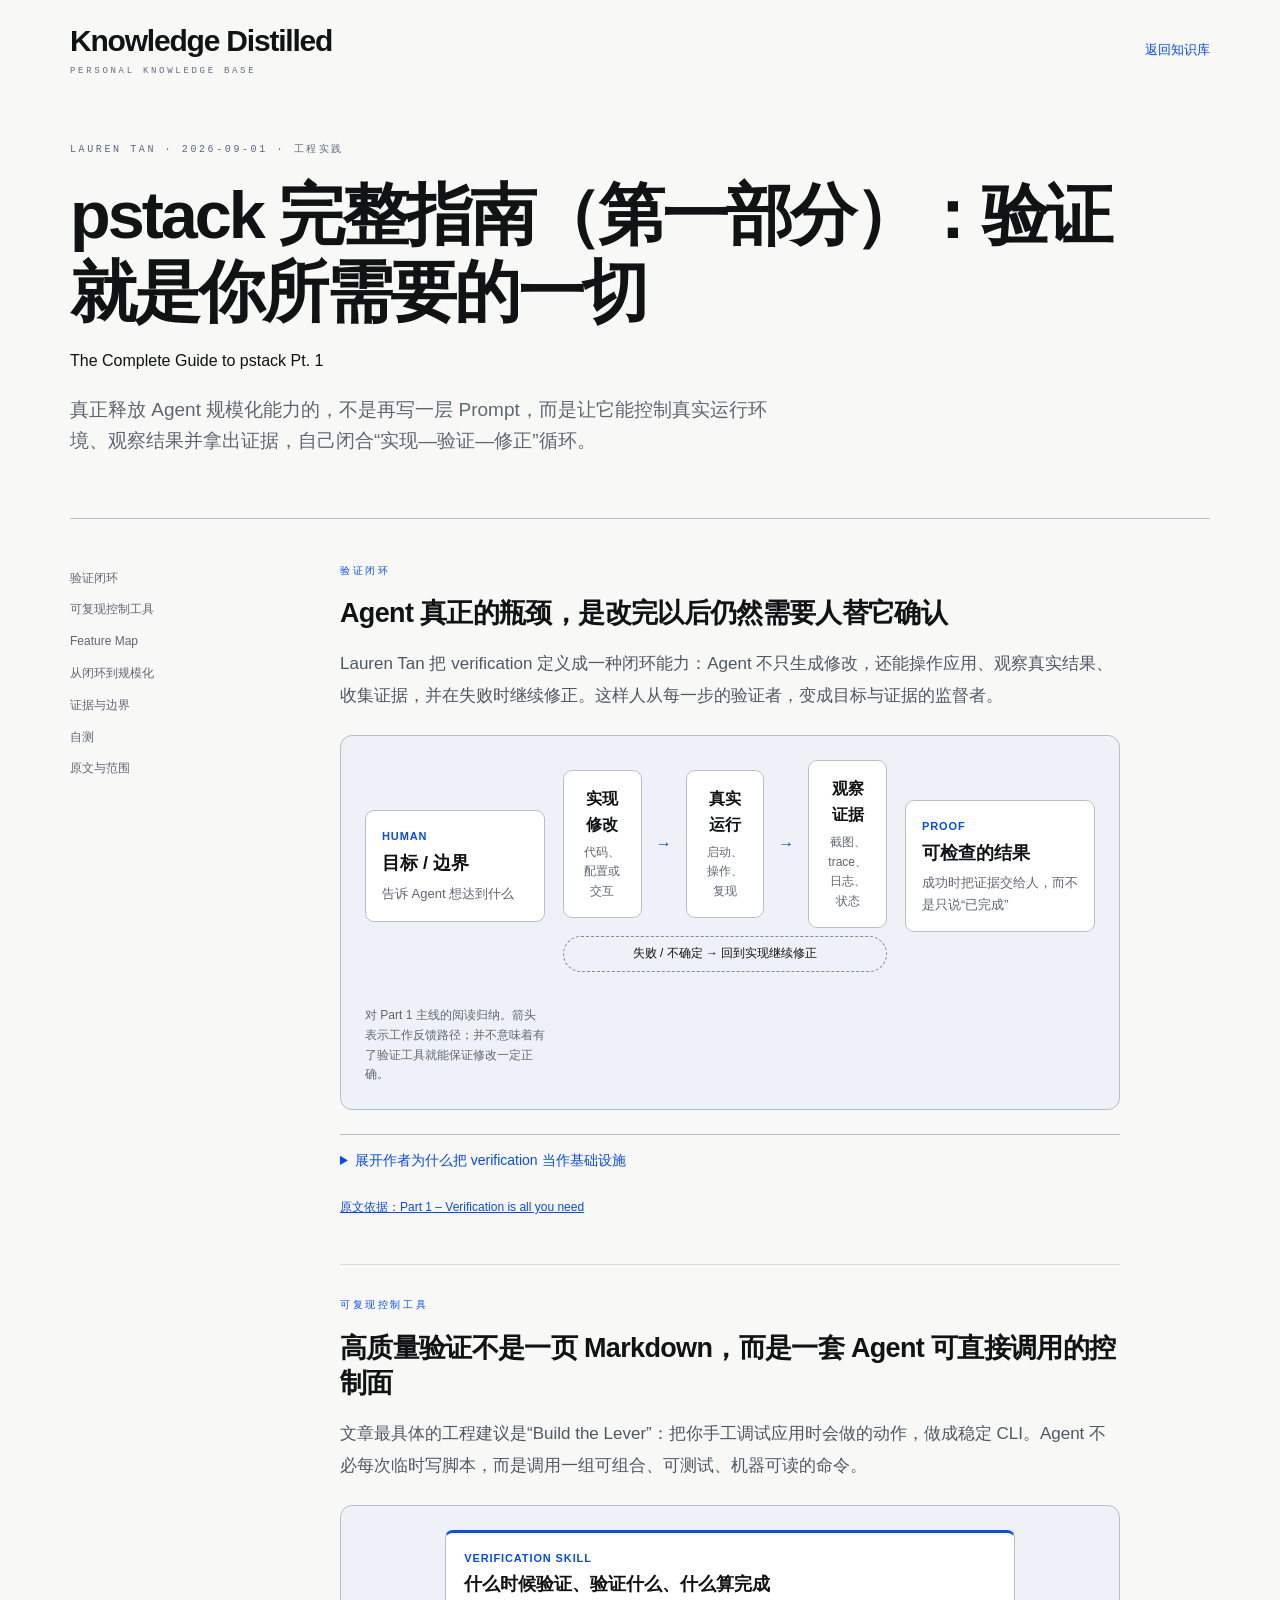
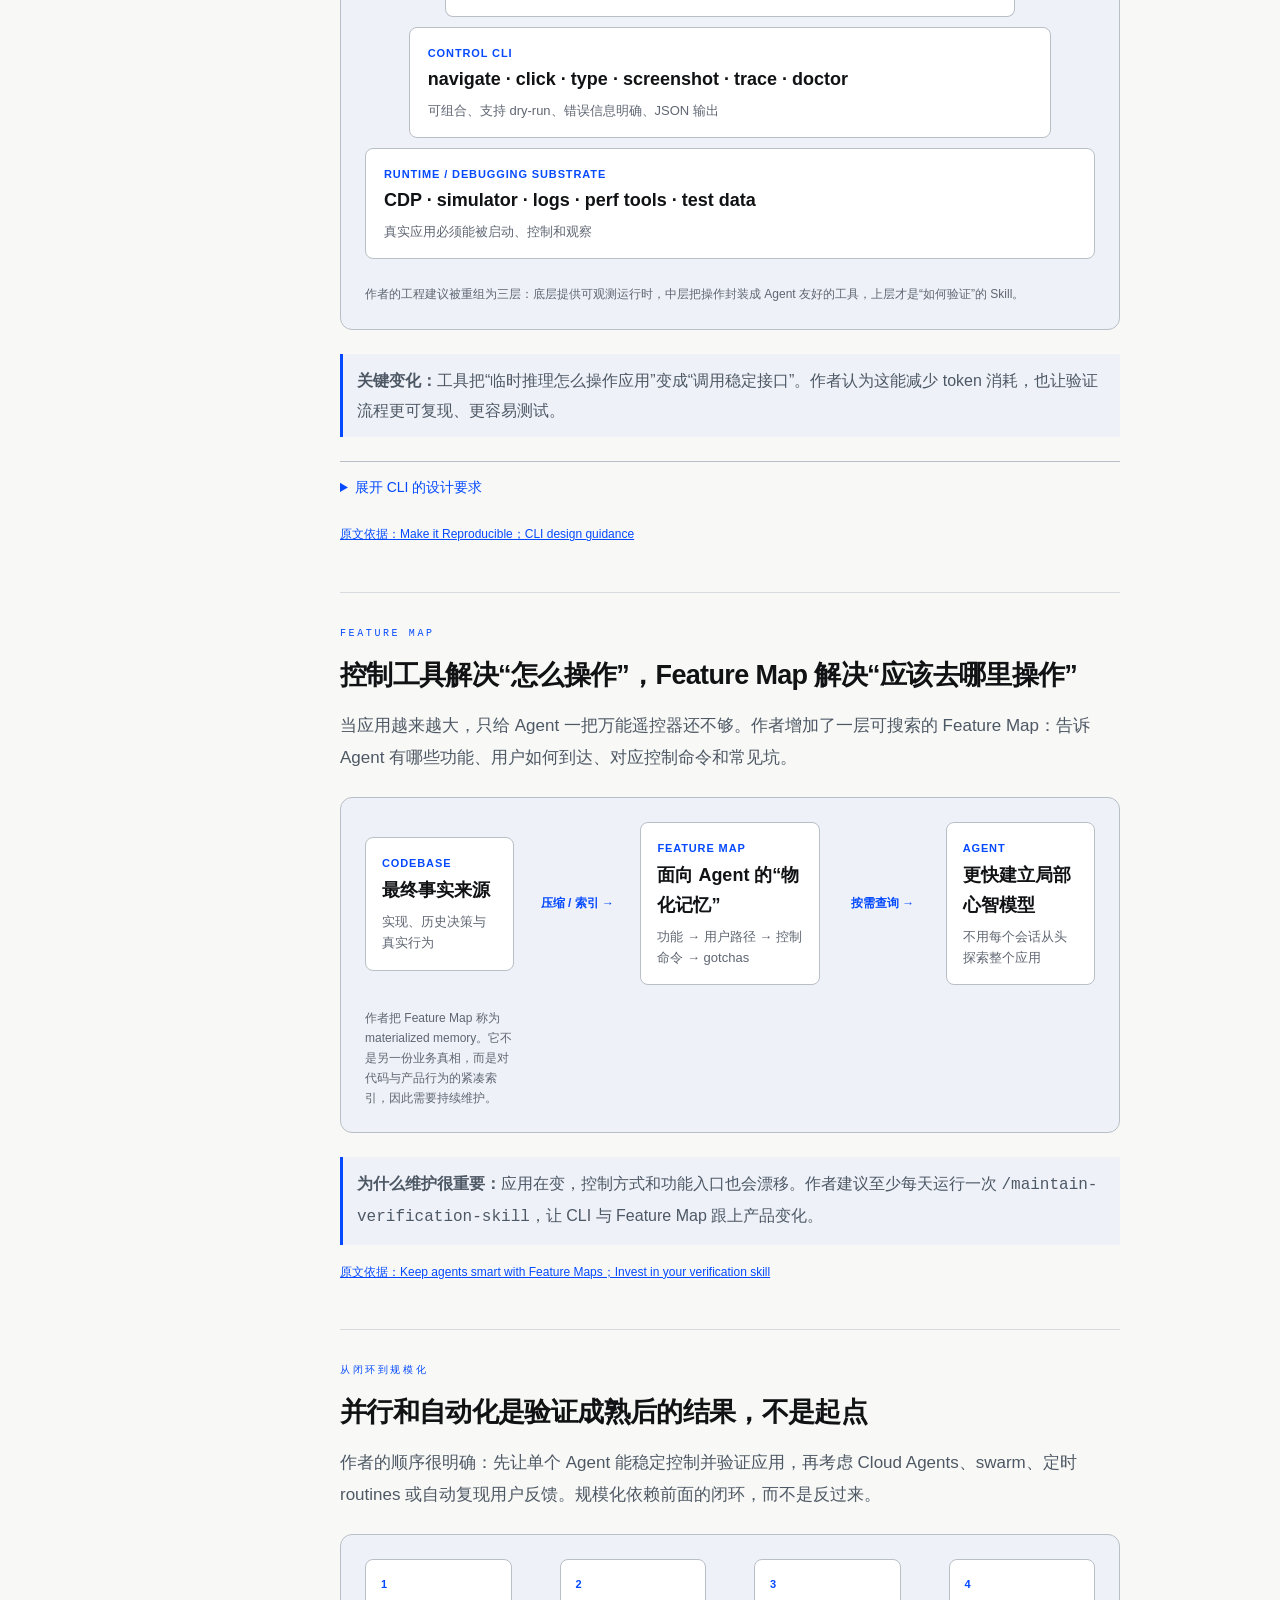
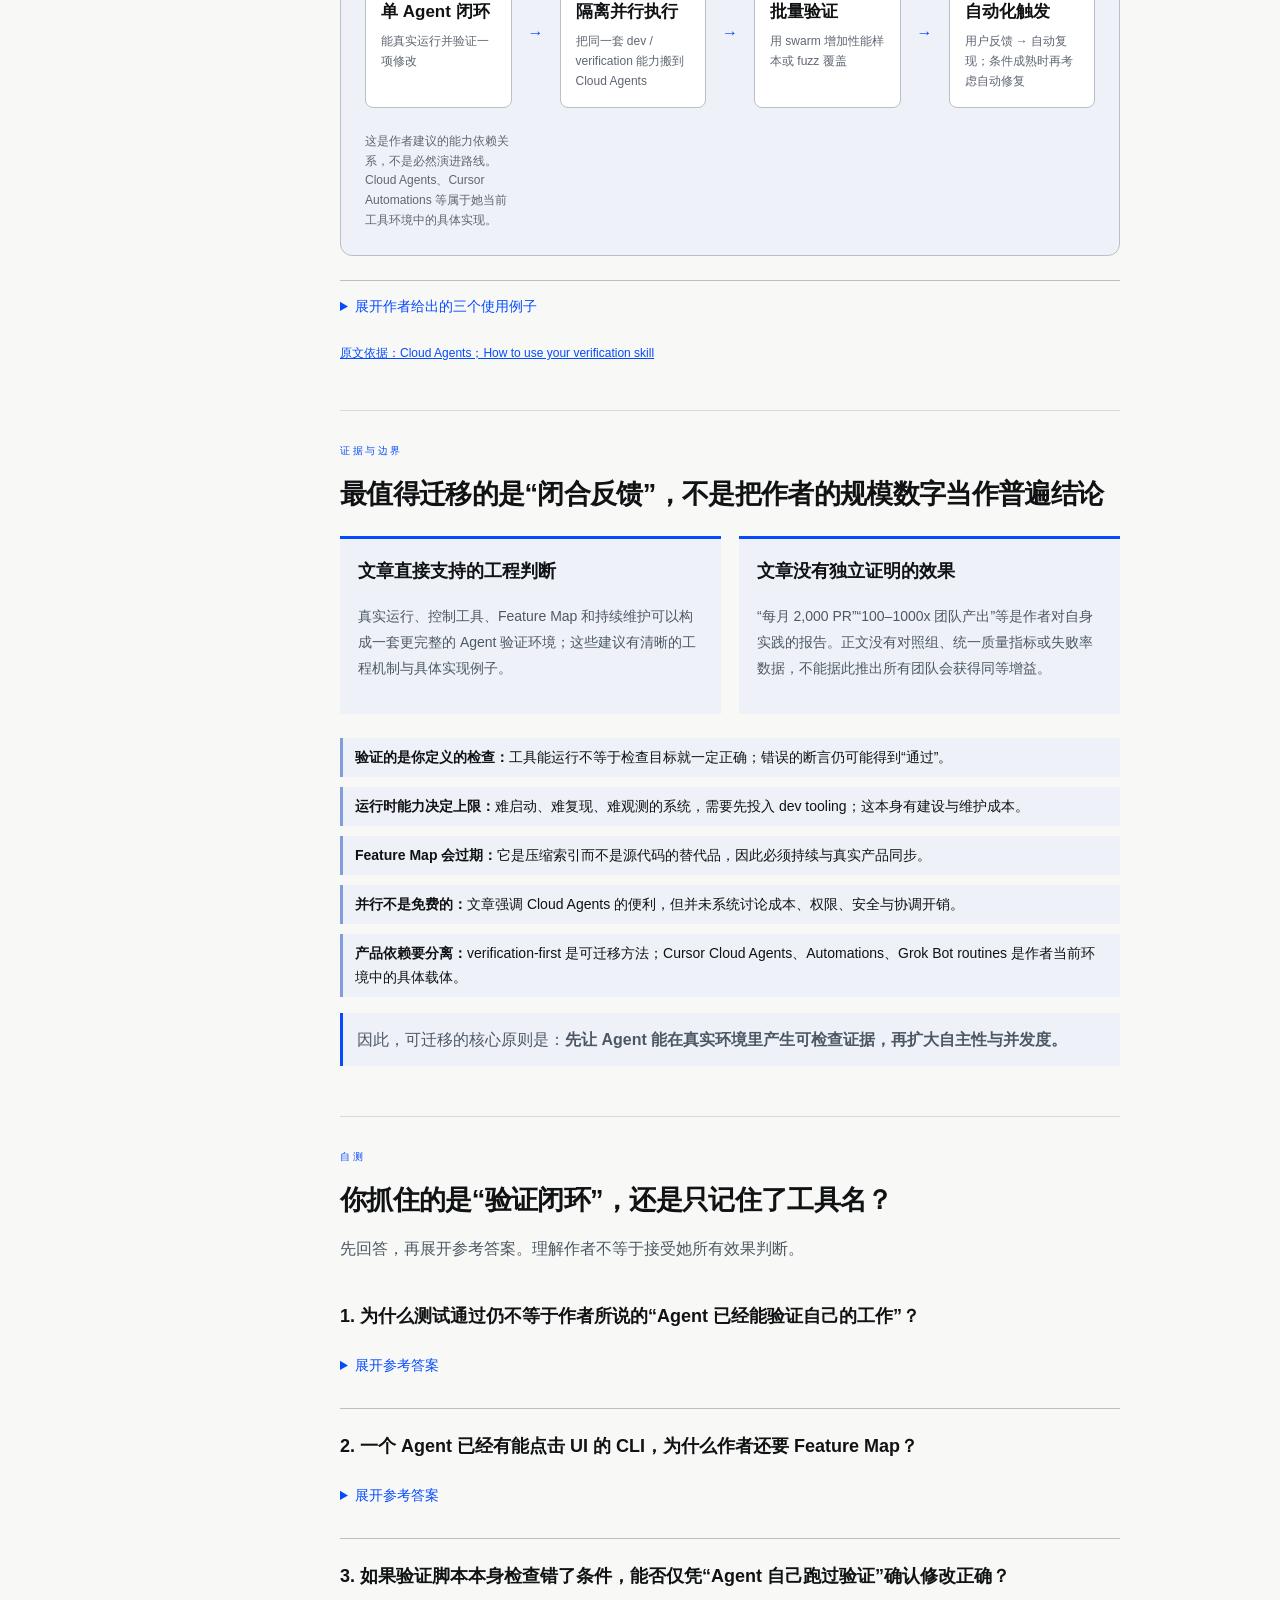
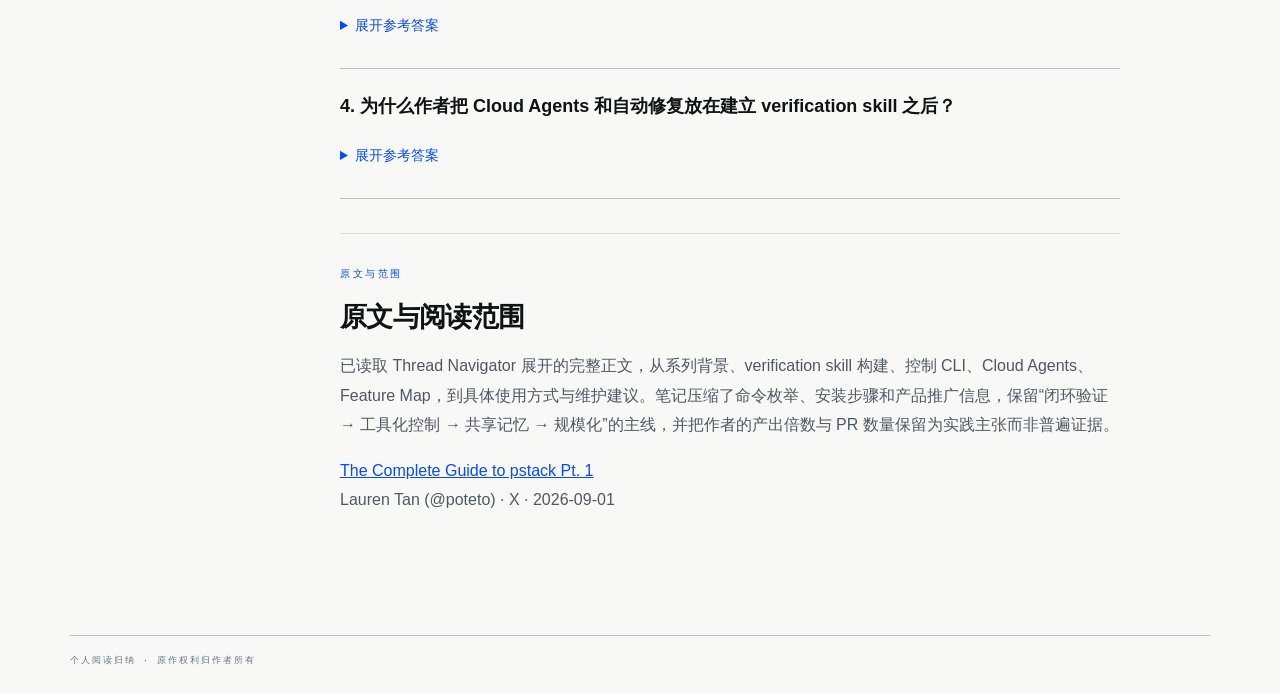
<file: ai/agents/poteto/pstack-verification/index.html>
<!doctype html>
<html lang="zh-CN">
<head>
  <meta charset="utf-8">
  <meta name="viewport" content="width=device-width,initial-scale=1">
  <title>pstack 完整指南（第一部分）：验证就是你所需要的一切</title>
  <link rel="stylesheet" href="../../../../assets/css/style.css">
  <link rel="stylesheet" href="../../../../assets/css/self-check.css">
  <link rel="stylesheet" href="note.css">
  <script src="note.js" defer></script>
</head>
<body class="article-page">
<a class="skip-link" href="#reading-main">跳至正文</a>
<div class="container">
  <header class="site-header"><a class="brand" href="../../../../">Knowledge Distilled<span>Personal Knowledge Base</span></a><a class="back-link" href="../../../../">返回知识库</a></header>
  <header class="article-header">
    <div class="eyebrow">LAUREN TAN · 2026-09-01 · 工程实践</div>
    <h1>pstack 完整指南（第一部分）：<wbr>验证就是你所需要的一切</h1>
    <p lang="en">The Complete Guide to pstack Pt. 1</p>
    <p class="subtitle">真正释放 Agent 规模化能力的，不是再写一层 Prompt，而是让它能控制真实运行环境、观察结果并拿出证据，自己闭合“实现—验证—修正”循环。</p>
  </header>
  <div class="reading-layout">
    <nav class="contents" aria-label="文章目录"><a href="#loop">验证闭环</a><a href="#lever">可复现控制工具</a><a href="#memory">Feature Map</a><a href="#scale">从闭环到规模化</a><a href="#boundaries">证据与边界</a><a href="#self-check">自测</a><a href="#source">原文与范围</a></nav>
    <main class="reading-main" id="reading-main">
      <section class="section" id="loop">
        <div class="eyebrow">验证闭环</div>
        <h2>Agent 真正的瓶颈，是改完以后仍然需要人替它确认</h2>
        <p class="visual-lead">Lauren Tan 把 verification 定义成一种闭环能力：Agent 不只生成修改，还能操作应用、观察真实结果、收集证据，并在失败时继续修正。这样人从每一步的验证者，变成目标与证据的监督者。</p>
        <figure class="loop-map" id="verification-loop" aria-labelledby="verification-loop-caption">
          <div class="human-node"><small>Human</small><strong>目标 / 边界</strong><span>告诉 Agent 想达到什么</span></div>
          <div class="loop-core">
            <div class="loop-node"><strong>实现修改</strong><span>代码、配置或交互</span></div>
            <div class="loop-arrow">→</div>
            <div class="loop-node"><strong>真实运行</strong><span>启动、操作、复现</span></div>
            <div class="loop-arrow">→</div>
            <div class="loop-node"><strong>观察证据</strong><span>截图、trace、日志、状态</span></div>
            <div class="feedback">失败 / 不确定 → 回到实现继续修正</div>
          </div>
          <div class="proof-node"><small>Proof</small><strong>可检查的结果</strong><span>成功时把证据交给人，而不是只说“已完成”</span></div>
          <figcaption id="verification-loop-caption">对 Part 1 主线的阅读归纳。箭头表示工作反馈路径；并不意味着有了验证工具就能保证修改一定正确。</figcaption>
        </figure>
        <details class="deep-reading"><summary>展开作者为什么把 verification 当作基础设施</summary><p>作者认为，如果 Agent 无法验证自己的工作，人就会持续承担“启动应用、复现问题、点 UI、看日志、确认结果”的工作，Agent 再强也无法真正自主推进。反过来，一旦 Agent 能验证，就可以持续迭代直到满足任务目标，从而让团队成员——包括非工程人员——也能更安全地委托修改。</p><p>文章用 Grok Bot 与 Cursor 的实践作为背景，并把 verification skill 描述成比普通 Skill 更接近“critical infrastructure”的能力。</p></details>
        <p class="evidence"><a href="https://x.com/poteto/status/2094457600259842065">原文依据：Part 1 – Verification is all you need</a></p>
      </section>

      <section class="section" id="lever">
        <div class="eyebrow">可复现控制工具</div>
        <h2>高质量验证不是一页 Markdown，而是一套 Agent 可直接调用的控制面</h2>
        <p class="visual-lead">文章最具体的工程建议是“Build the Lever”：把你手工调试应用时会做的动作，做成稳定 CLI。Agent 不必每次临时写脚本，而是调用一组可组合、可测试、机器可读的命令。</p>
        <figure class="stack-map" id="verification-stack" aria-labelledby="verification-stack-caption">
          <div class="stack-layer stack-agent"><small>Verification Skill</small><strong>什么时候验证、验证什么、什么算完成</strong></div>
          <div class="stack-layer stack-control"><small>Control CLI</small><strong>navigate · click · type · screenshot · trace · doctor</strong><span>可组合、支持 dry-run、错误信息明确、JSON 输出</span></div>
          <div class="stack-layer stack-runtime"><small>Runtime / Debugging substrate</small><strong>CDP · simulator · logs · perf tools · test data</strong><span>真实应用必须能被启动、控制和观察</span></div>
          <figcaption id="verification-stack-caption">作者的工程建议被重组为三层：底层提供可观测运行时，中层把操作封装成 Agent 友好的工具，上层才是“如何验证”的 Skill。</figcaption>
        </figure>
        <p class="short-note"><strong>关键变化：</strong>工具把“临时推理怎么操作应用”变成“调用稳定接口”。作者认为这能减少 token 消耗，也让验证流程更可复现、更容易测试。</p>
        <details class="deep-reading"><summary>展开 CLI 的设计要求</summary><p>作者建议优先覆盖 inspection、navigation、interaction、performance、streaming、health/cleanup 等动作；破坏性操作提供 <code>--dry-run</code>，功能用子命令渐进披露，错误信息告诉 Agent 下一步怎么办，帮助文本充分，输出尽量机器可读。</p><p>她甚至建议：如果当前技术栈缺少足够好的调试和控制能力，可以为 Agent 专门补工具；在她看来，运行时可调试性会直接影响 Agent 工程的上限。</p></details>
        <p class="evidence"><a href="https://x.com/poteto/status/2094457600259842065">原文依据：Make it Reproducible；CLI design guidance</a></p>
      </section>

      <section class="section" id="memory">
        <div class="eyebrow">Feature Map</div>
        <h2>控制工具解决“怎么操作”，Feature Map 解决“应该去哪里操作”</h2>
        <p class="visual-lead">当应用越来越大，只给 Agent 一把万能遥控器还不够。作者增加了一层可搜索的 Feature Map：告诉 Agent 有哪些功能、用户如何到达、对应控制命令和常见坑。</p>
        <figure class="memory-map" id="feature-memory" aria-labelledby="feature-memory-caption">
          <div class="memory-source"><small>Codebase</small><strong>最终事实来源</strong><span>实现、历史决策与真实行为</span></div>
          <div class="memory-arrow">压缩 / 索引 →</div>
          <div class="memory-index"><small>Feature Map</small><strong>面向 Agent 的“物化记忆”</strong><span>功能 → 用户路径 → 控制命令 → gotchas</span></div>
          <div class="memory-arrow">按需查询 →</div>
          <div class="memory-agent"><small>Agent</small><strong>更快建立局部心智模型</strong><span>不用每个会话从头探索整个应用</span></div>
          <figcaption id="feature-memory-caption">作者把 Feature Map 称为 materialized memory。它不是另一份业务真相，而是对代码与产品行为的紧凑索引，因此需要持续维护。</figcaption>
        </figure>
        <p class="short-note"><strong>为什么维护很重要：</strong>应用在变，控制方式和功能入口也会漂移。作者建议至少每天运行一次 <code>/maintain-verification-skill</code>，让 CLI 与 Feature Map 跟上产品变化。</p>
        <p class="evidence"><a href="https://x.com/poteto/status/2094457600259842065">原文依据：Keep agents smart with Feature Maps；Invest in your verification skill</a></p>
      </section>

      <section class="section" id="scale">
        <div class="eyebrow">从闭环到规模化</div>
        <h2>并行和自动化是验证成熟后的结果，不是起点</h2>
        <p class="visual-lead">作者的顺序很明确：先让单个 Agent 能稳定控制并验证应用，再考虑 Cloud Agents、swarm、定时 routines 或自动复现用户反馈。规模化依赖前面的闭环，而不是反过来。</p>
        <figure class="scale-map" id="scale-ladder" aria-labelledby="scale-ladder-caption">
          <div class="scale-step"><small>1</small><strong>单 Agent 闭环</strong><span>能真实运行并验证一项修改</span></div>
          <div class="scale-link">→</div>
          <div class="scale-step"><small>2</small><strong>隔离并行执行</strong><span>把同一套 dev / verification 能力搬到 Cloud Agents</span></div>
          <div class="scale-link">→</div>
          <div class="scale-step"><small>3</small><strong>批量验证</strong><span>用 swarm 增加性能样本或 fuzz 覆盖</span></div>
          <div class="scale-link">→</div>
          <div class="scale-step"><small>4</small><strong>自动化触发</strong><span>用户反馈 → 自动复现；条件成熟时再考虑自动修复</span></div>
          <figcaption id="scale-ladder-caption">这是作者建议的能力依赖关系，不是必然演进路线。Cloud Agents、Cursor Automations 等属于她当前工具环境中的具体实现。</figcaption>
        </figure>
        <details class="deep-reading"><summary>展开作者给出的三个使用例子</summary><p><strong>新功能：</strong>让 Agent 用 verification skill 完成修改，并用视频和截图证明结果。<strong>性能：</strong>先 trace 当前状态，再做定向优化，最后用 verification + swarm 验证收益。<strong>用户反馈：</strong>把反馈接入 routines / automations，让 Agent 自动尝试复现；只有验证能力足够可靠时，才进一步考虑自动修复。</p></details>
        <p class="evidence"><a href="https://x.com/poteto/status/2094457600259842065">原文依据：Cloud Agents；How to use your verification skill</a></p>
      </section>

      <section class="section" id="boundaries">
        <div class="eyebrow">证据与边界</div>
        <h2>最值得迁移的是“闭合反馈”，不是把作者的规模数字当作普遍结论</h2>
        <div class="boundary-grid"><div><h3>文章直接支持的工程判断</h3><p>真实运行、控制工具、Feature Map 和持续维护可以构成一套更完整的 Agent 验证环境；这些建议有清晰的工程机制与具体实现例子。</p></div><div><h3>文章没有独立证明的效果</h3><p>“每月 2,000 PR”“100–1000x 团队产出”等是作者对自身实践的报告。正文没有对照组、统一质量指标或失败率数据，不能据此推出所有团队会获得同等增益。</p></div></div>
        <div class="limits"><span><b>验证的是你定义的检查：</b>工具能运行不等于检查目标就一定正确；错误的断言仍可能得到“通过”。</span><span><b>运行时能力决定上限：</b>难启动、难复现、难观测的系统，需要先投入 dev tooling；这本身有建设与维护成本。</span><span><b>Feature Map 会过期：</b>它是压缩索引而不是源代码的替代品，因此必须持续与真实产品同步。</span><span><b>并行不是免费的：</b>文章强调 Cloud Agents 的便利，但并未系统讨论成本、权限、安全与协调开销。</span><span><b>产品依赖要分离：</b>verification-first 是可迁移方法；Cursor Cloud Agents、Automations、Grok Bot routines 是作者当前环境中的具体载体。</span></div>
        <p class="short-note">因此，可迁移的核心原则是：<strong>先让 Agent 能在真实环境里产生可检查证据，再扩大自主性与并发度。</strong></p>
      </section>

      <section class="section" id="self-check">
        <div class="eyebrow">自测</div><h2>你抓住的是“验证闭环”，还是只记住了工具名？</h2><p>先回答，再展开参考答案。理解作者不等于接受她所有效果判断。</p>
        <article class="self-check-question" id="check-1"><h3>1. 为什么测试通过仍不等于作者所说的“Agent 已经能验证自己的工作”？</h3><details><summary>展开参考答案</summary><div class="self-check-answer"><p><strong>参考解释：</strong>作者要求 Agent 能操作真实应用并观察实际结果。单元测试或静态检查只覆盖预先编码的断言；如果任务涉及 UI、运行时状态、性能或真实交互，还需要启动、复现、操作和收集对应证据。</p><p><strong>对照要点：</strong>验证是“真实执行 + 观察 + 证据”，而不只是“有测试”。</p><p><strong>容易误解：</strong>认为增加更多测试文件就自动等于建立完整 verification skill。</p><p><strong>回查：</strong><a href="#loop">验证闭环</a> · <a href="#lever">可复现控制工具</a> · <a href="https://x.com/poteto/status/2094457600259842065">原文 Part 1</a></p></div></details></article>
        <article class="self-check-question" id="check-2"><h3>2. 一个 Agent 已经有能点击 UI 的 CLI，为什么作者还要 Feature Map？</h3><details><summary>展开参考答案</summary><div class="self-check-answer"><p><strong>参考解释：</strong>CLI 解决“怎样执行动作”，但大型应用里 Agent 仍要知道“有哪些功能、从用户视角怎么到达、哪个命令控制哪个界面、有哪些例外”。Feature Map 把这些高频探索结果压缩成可搜索索引，减少每次从头建立上下文。</p><p><strong>对照要点：</strong>工具能力和产品知识是两种不同上下文。</p><p><strong>容易误解：</strong>把 Feature Map 当成代码之外的第二份永久真相；作者反而强调它必须持续维护。</p><p><strong>回查：</strong><a href="#memory">Feature Map</a> · <a href="https://x.com/poteto/status/2094457600259842065">原文 Feature Maps</a></p></div></details></article>
        <article class="self-check-question" id="check-3"><h3>3. 如果验证脚本本身检查错了条件，能否仅凭“Agent 自己跑过验证”确认修改正确？</h3><details><summary>展开参考答案</summary><div class="self-check-answer"><p><strong>参考解释：</strong>不能。verification skill 解决的是让 Agent 有能力执行检查并根据反馈迭代，但检查本身仍可能设计错误。文章强调的是把反馈闭环做成基础设施，不是证明任何自动检查天然可靠。</p><p><strong>对照要点：</strong>“能验证”与“验证目标正确”要分开。</p><p><strong>容易误解：</strong>把 verification-first 理解成只要验证步骤自动化，人就不再需要设计边界和审查证据。</p><p><strong>回查：</strong><a href="#boundaries">证据与边界</a></p></div></details></article>
        <article class="self-check-question" id="check-4"><h3>4. 为什么作者把 Cloud Agents 和自动修复放在建立 verification skill 之后？</h3><details><summary>展开参考答案</summary><div class="self-check-answer"><p><strong>参考解释：</strong>并行只会放大已有能力。如果单个 Agent 还不能稳定启动应用、控制功能和判断结果，那么同时运行更多 Agent 只会增加需要人兜底的失败。先把单 Agent 的反馈闭环做稳，才有条件把相同能力复制到隔离并行环境和自动触发任务。</p><p><strong>对照要点：</strong>先闭环，再复制闭环。</p><p><strong>容易误解：</strong>把“更多 Agent”本身当作吞吐量提升的充分条件。</p><p><strong>回查：</strong><a href="#scale">从闭环到规模化</a> · <a href="https://x.com/poteto/status/2094457600259842065">原文 Cloud Agents / Automations</a></p></div></details></article>
      </section>

      <section class="section" id="source"><div class="eyebrow">原文与范围</div><h2>原文与阅读范围</h2><p>已读取 Thread Navigator 展开的完整正文，从系列背景、verification skill 构建、控制 CLI、Cloud Agents、Feature Map，到具体使用方式与维护建议。笔记压缩了命令枚举、安装步骤和产品推广信息，保留“闭环验证 → 工具化控制 → 共享记忆 → 规模化”的主线，并把作者的产出倍数与 PR 数量保留为实践主张而非普遍证据。</p><p><a href="https://x.com/poteto/status/2094457600259842065">The Complete Guide to pstack Pt. 1</a><br>Lauren Tan (@poteto) · X · 2026-09-01</p></section>
    </main>
  </div>
  <footer class="site-footer">个人阅读归纳 · 原作权利归作者所有</footer>
</div>
</body>
</html>
</file>
<file: assets/css/style.css>
:root{--bg:#f8f9f6;--text:#101214;--muted:#5f6672;--accent:#064aff;--border:#b9bfc6;--soft:#eef2f8;--mono:ui-monospace,SFMono-Regular,Consolas,monospace}
*{box-sizing:border-box}html{scroll-behavior:smooth;scroll-padding-top:28px}body{margin:0;background:var(--bg);color:var(--text);font-family:Inter,-apple-system,BlinkMacSystemFont,"Segoe UI","PingFang SC","Microsoft YaHei",sans-serif;line-height:1.65}a{color:inherit;text-decoration:none}button{font:inherit}a,button{-webkit-tap-highlight-color:transparent}a:focus-visible,button:focus-visible{outline:3px solid var(--accent);outline-offset:6px}a:hover{color:var(--accent)}[hidden]{display:none!important}.container{width:min(1300px,calc(100% - 112px));margin:auto}.skip-link{position:absolute;left:20px;top:-80px;padding:8px 16px;background:var(--text);color:white;z-index:10}.skip-link:focus{top:10px}.site-header{display:flex;align-items:center;justify-content:space-between;gap:32px;padding:24px 0 0}.brand{font-size:30px;font-weight:750;line-height:1.15;letter-spacing:-1.2px;white-space:nowrap}.brand span{display:block;font-family:var(--mono);font-size:9px;letter-spacing:2.7px;text-transform:uppercase;font-weight:400;margin-top:7px;color:#626d86}.site-nav{display:flex;align-items:center;gap:36px;font-size:14px}.site-nav a{padding:10px 0}.site-nav a:hover,.site-nav a:focus-visible{color:var(--accent)}.github-link{border-left:1px solid #ccd0d6;padding-left:36px!important}.eyebrow{font-family:var(--mono);font-size:10px;line-height:1.85;font-weight:400;text-transform:uppercase;letter-spacing:2.6px;color:#5c6882}.home-hero{position:relative;padding:60px 0 34px;min-height:665px}.hero-copy{position:relative;z-index:1;width:58%}.home-hero h1{font-size:clamp(58px,6.2vw,89px);font-weight:760;line-height:1.18;letter-spacing:-4px;margin:26px 0 20px}.home-hero h1 span{color:var(--accent)}.hero-subtitle{font-size:23px;letter-spacing:.6px;color:var(--muted);margin:20px 0 44px;max-width:760px}.featured{max-width:720px}.featured-meta{display:flex;align-items:center;gap:14px;margin-bottom:8px}.featured-meta>span:last-child{font:11px/1.6 var(--mono);color:#71809a}.featured h2{font-size:clamp(34px,3.65vw,53px);line-height:1.15;letter-spacing:-2px;margin:13px 0 15px;white-space:nowrap;font-weight:740}.featured p{font-size:17px;color:var(--muted);line-height:1.8;margin:0 0 24px}.button{display:inline-flex;align-items:center;justify-content:center;min-width:170px;min-height:48px;padding:11px 27px;background:var(--accent);border:1px solid var(--accent);color:white;font-size:15px;border-radius:2px;transition:background .18s}.button:hover{color:white;background:#0038c9}.hero-art{position:absolute;width:50%;right:0;top:64px;bottom:48px;margin:0;pointer-events:none}.hero-art img{width:112%;height:90%;object-fit:contain;position:absolute;left:-3%;top:50px;mix-blend-mode:multiply}.art-process{position:absolute;right:9px;top:0;z-index:1}.hero-art figcaption{position:absolute;right:0;bottom:36px;font-size:9px;max-width:115px}.knowledge-map{border-top:1px solid var(--border);padding:28px 0 42px;scroll-margin-top:24px}.section-heading{display:flex;align-items:flex-start;justify-content:space-between;gap:28px;margin:0 0 26px}.section-heading h2{margin:0}.section-heading>span{color:var(--accent);padding-top:2px;white-space:nowrap}.section-intro{margin:7px 0 0;color:var(--muted);font-size:14px}.topic-grid{display:grid;grid-template-columns:repeat(3,minmax(0,1fr));border-top:1px solid #d4d8dc;border-left:1px solid #d4d8dc}.topic-grid-single{grid-template-columns:minmax(0,1fr);max-width:520px}.topic{display:flex;gap:22px;min-height:210px;padding:25px 26px;border-right:1px solid #d4d8dc;border-bottom:1px solid #d4d8dc;transition:background .18s}.topic+.topic{border-left:0;padding-left:26px}.topic:hover{background:#f2f5f8}.topic-number{font-family:var(--mono);font-size:11px;letter-spacing:1px;color:#637293;padding-top:3px}.topic-meta{display:block;font:9px/1.6 var(--mono);letter-spacing:1.2px;text-transform:uppercase;color:#74829b;margin-bottom:7px}.topic h3{font-size:22px;line-height:1.35;letter-spacing:-.6px;margin:0 0 10px}.topic p{font-size:14px;color:var(--muted);line-height:1.65;margin:0 0 16px}.topic a{font-size:13px;color:var(--accent);font-weight:600}.topic a:hover{text-decoration:underline}.pending{font-size:11px;color:#777f88}.site-footer{border-top:1px solid var(--border);display:flex;justify-content:space-between;gap:25px;padding:17px 0 28px;font:9px/1.8 var(--mono);text-transform:uppercase;letter-spacing:1.9px;color:#68738a}
/* Shared reading layout */
.article-header{padding:65px 0 42px;border-bottom:1px solid var(--border)}.breadcrumb{font-size:12px;color:var(--muted);margin-bottom:28px}.breadcrumb a{color:var(--accent)}.article-header h1{font-size:clamp(38px,5.7vw,76px);letter-spacing:-3px;line-height:1.15;margin:18px 0}.article-header .subtitle{font-size:19px;color:var(--muted);max-width:720px}.reading-layout{display:grid;grid-template-columns:200px minmax(0,780px);gap:70px;padding:44px 0 70px}.contents{position:sticky;top:30px;align-self:start}.contents .eyebrow{margin-bottom:20px}.contents a{display:block;font-size:12px;color:var(--muted);padding:6px 0}.contents a:hover{color:var(--accent)}.reading-main{min-width:0}.section{padding:0 0 34px;margin-bottom:32px;border-bottom:1px solid #d7dbe0;scroll-margin-top:30px}.section:last-child{border:0;margin:0}.section h2{font-size:27px;letter-spacing:-.65px;line-height:1.3;margin:15px 0}.section p,.section li{font-size:16px;color:#4e5865;line-height:1.85}.section ul{padding-left:20px}.section li{padding-bottom:8px}.section .takeaway{font-size:27px;line-height:1.55;color:var(--text);letter-spacing:-.4px}.section .eyebrow{color:var(--accent)}.diagram{overflow:auto;padding:24px;background:var(--soft);font:14px/1.7 var(--mono);white-space:pre;color:#2e4568;border-left:2px solid var(--accent)}.tag{display:inline-block;font:11px/1.5 var(--mono);background:var(--soft);padding:5px 10px;margin:5px 5px 0 0;color:#4e6385}.section a{color:var(--accent);text-decoration:underline;overflow-wrap:anywhere}.note-status{font-size:12px;color:#637293}.article-footer{margin-top:0}.back-link{color:var(--accent);font-size:13px}.article-header .hero{background:none}
@media(min-width:1500px){.home-hero{min-height:685px}}
@media(max-width:1150px){.container{width:calc(100% - 64px)}.site-nav{gap:22px}.hero-subtitle{font-size:19px}.topic-grid{grid-template-columns:repeat(2,minmax(0,1fr))}.topic{gap:16px}.topic+.topic{padding-left:26px}.topic h3{font-size:20px}.featured p{font-size:15px}.home-hero{min-height:610px}.reading-layout{gap:40px;grid-template-columns:170px minmax(0,1fr)}}
@media(max-width:800px){.container{width:calc(100% - 40px)}.site-header{align-items:flex-start;flex-direction:column;gap:18px}.brand{font-size:27px}.site-nav{gap:25px;width:100%;font-size:12px}.github-link{margin-left:auto;padding-left:18px!important}.home-hero{padding-top:35px;min-height:0}.hero-copy{width:100%}.home-hero h1{font-size:64px;letter-spacing:-3px}.hero-subtitle{font-size:18px;max-width:95%;margin-bottom:30px}.hero-art{position:relative;height:330px;width:100%;top:auto;bottom:auto;margin:20px 0 0}.hero-art img{width:100%;height:100%;top:0;left:0}.art-process{top:20px}.hero-art figcaption{bottom:15px}.featured h2{font-size:38px;white-space:normal}.featured-meta{align-items:flex-start;flex-direction:column;gap:2px}.topic-grid{grid-template-columns:1fr}.topic{min-height:0;padding:22px 18px!important;gap:22px}.topic+.topic{border-left:0;border-top:0}.topic h3{font-size:22px}.section-heading{margin-bottom:18px;flex-direction:column;gap:8px}.section-heading>span{white-space:normal}.section-intro{font-size:13px}.site-footer{flex-direction:column;gap:8px}.reading-layout{display:block;padding-top:24px}.contents{position:static;display:flex;flex-wrap:wrap;gap:5px 18px;border-bottom:1px solid var(--border);padding-bottom:20px;margin-bottom:30px}.contents .eyebrow{width:100%;margin-bottom:6px}.contents a{font-size:12px}.article-header{padding-top:35px}.article-header h1{letter-spacing:-1.5px}.section .takeaway{font-size:23px}}
@media(max-width:400px){.site-nav{gap:16px;font-size:11px}.home-hero h1{font-size:55px}.featured h2{font-size:32px}.github-link{padding-left:12px!important}.desktop-break{display:none}}
@media(prefers-reduced-motion:reduce){html{scroll-behavior:auto}*{transition:none!important}}
@media(min-width:1151px){.container{width:calc(100% - 140px);max-width:1344px}.home-hero h1{font-size:96px}.featured h2{font-size:60px}.home-hero{padding-top:50px}.hero-subtitle{margin-bottom:42px}.topic h3{font-size:24px}}
.hero-art img{mix-blend-mode:normal}
@media(max-width:1150px) and (min-width:801px){.topic-grid{grid-template-columns:repeat(2,minmax(0,1fr))}}
</file>
<file: assets/css/self-check.css>
/* Native disclosure: questions remain visible; answers need no script. */
.self-check-section{padding-top:32px;margin-top:32px;border-top:1px solid var(--border);scroll-margin-top:24px}
.self-check-section>p{font-size:14px;color:var(--muted);line-height:1.8}
.self-check-question{padding:22px 0;border-bottom:1px solid var(--border);scroll-margin-top:24px}
.self-check-question h3{font-size:18px;line-height:1.7;margin:0 0 12px}
.self-check-question summary{cursor:pointer;color:var(--accent);font-size:14px;padding:10px 0;line-height:1.6}
.self-check-answer{padding:4px 18px;background:var(--surface,#f3f5f8);border-left:2px solid var(--accent);overflow-wrap:anywhere}
.self-check-answer p{font-size:14px;line-height:1.85}
.self-check-answer a{color:var(--accent);text-decoration:underline;text-underline-offset:3px}
.self-check-question summary:focus-visible,.self-check-answer a:focus-visible{outline:2px solid var(--accent);outline-offset:4px;border-radius:2px}
@media(max-width:800px){.self-check-question h3{font-size:17px}.self-check-answer{padding:4px 12px}}
</file>
<file: life/behavior-change/delusional-goals/note.css>
.article-header h1{max-width:1040px;font-size:clamp(38px,5.2vw,68px)}.article-header h1 span{display:inline-block}.visual-lead{font-size:17px!important;max-width:760px}.deep-reading{margin:24px 0;border-top:1px solid var(--border);padding-top:14px}.deep-reading>summary{font-size:14px;color:var(--accent);cursor:pointer}.deep-reading p{font-size:15px}.evidence{font-size:12px!important}.concept-map,.nonlinear-map,.practice-map,.evidence-map{margin:24px 0;background:var(--soft);border:1px solid var(--border);border-radius:12px;padding:24px}.concept-map figcaption,.nonlinear-map figcaption,.practice-map figcaption,.evidence-map figcaption{font-size:12px;color:var(--muted);margin-top:16px}.filter-chain{display:grid;grid-template-columns:repeat(4,1fr);gap:30px}.filter-chain>div{position:relative;background:#fff;border:1px solid var(--border);border-radius:8px;padding:16px;text-align:center}.filter-chain>div+div:before{content:"→";position:absolute;right:100%;width:30px;top:50%;transform:translateY(-50%);color:var(--accent);font-weight:700}.filter-chain b,.filter-chain span{display:block}.filter-chain span{font-size:13px;color:var(--muted);margin-top:4px}.lens-note{margin-top:18px;border-left:3px solid var(--accent);padding:10px 14px;background:#fff;font-size:14px}.nonlinear-grid{display:grid;grid-template-columns:1fr 90px 1fr;align-items:center;gap:18px}.goal-box,.search-box{background:#fff;border:1px solid var(--border);border-radius:8px;padding:18px}.goal-box strong,.search-box strong{display:block;font-size:20px}.goal-box span,.search-box span{display:block;color:var(--muted);font-size:14px;margin-top:6px}.decision{display:grid;place-items:center;text-align:center;color:var(--accent);font-size:13px}.decision:before{content:"当前方法\A够不够？";white-space:pre}.branch-note{margin-top:18px;display:grid;grid-template-columns:1fr 1fr;gap:14px}.branch-note span{background:#fff;border-left:3px solid #829bda;padding:10px 12px;font-size:14px}.practice-flow{display:grid;grid-template-columns:repeat(3,1fr);gap:28px}.practice-step{position:relative;background:#fff;border:1px solid var(--border);border-radius:8px;padding:18px}.practice-step+ .practice-step:before{content:"→";position:absolute;right:100%;width:28px;top:30px;color:var(--accent);font-weight:700}.practice-step small,.practice-step strong,.practice-step span{display:block}.practice-step small{color:var(--accent);font-weight:700}.practice-step strong{font-size:21px;margin-top:5px}.practice-step span{font-size:14px;color:var(--muted);margin-top:8px}.leverage-question{margin-top:18px;padding:14px;border:2px dashed #76839e;text-align:center;font-size:14px}.evidence-map{display:grid;grid-template-columns:1fr 1fr;gap:18px}.evidence-map>div{background:#fff;border-top:3px solid var(--accent);padding:18px}.evidence-map h3{font-size:18px;margin-top:0}.evidence-map p{font-size:14px}.limits{display:grid;gap:10px}.limits span{font-size:14px;border-left:3px solid #829bda;padding:8px 12px;background:var(--soft)}summary:focus-visible{outline:3px solid var(--accent);outline-offset:4px}@media(max-width:700px){.filter-chain,.practice-flow,.evidence-map{grid-template-columns:1fr}.filter-chain{gap:26px}.filter-chain>div+div:before{content:"↓";right:auto;left:50%;top:-26px;width:auto;transform:translateX(-50%)}.nonlinear-grid{grid-template-columns:1fr;gap:12px}.decision{min-height:48px}.decision:after{content:"↓";display:block;font-size:20px}.branch-note{grid-template-columns:1fr}.practice-flow{gap:28px}.practice-step+ .practice-step:before{content:"↓";right:auto;left:50%;top:-27px;width:auto}.concept-map,.nonlinear-map,.practice-map,.evidence-map{padding:14px}.article-header h1{font-size:clamp(34px,11vw,52px)}}
</file>
<file: life/behavior-change/fix-your-life-in-one-day/note.css>
.article-header h1{max-width:1000px;font-size:clamp(36px,5vw,66px)}.loop{margin:25px 0;background:var(--soft);border:1px solid #d7dbe0;padding:15px;border-radius:12px}.loop svg{display:block;width:100%;height:auto}.loop figcaption{font-size:12px;color:var(--muted);text-align:center}.timeline{display:flex;list-style:none;padding:0!important;margin:25px 0 30px;border-top:2px solid var(--accent)}.timeline li{position:relative;flex:1;padding:18px 12px 0!important}.timeline li:before{content:"";width:10px;height:10px;border-radius:50%;background:var(--accent);position:absolute;top:-6px;left:12px}.timeline strong,.timeline span{display:block}.timeline strong{color:var(--text)}.timeline span{font-size:14px}.evidence{font-size:12px!important}.judgment{border-left:3px solid var(--accent);padding:8px 0 8px 18px}summary{cursor:pointer}summary:focus-visible{outline:3px solid var(--accent);outline-offset:4px}@media(max-width:600px){.loop{padding:4px;margin-left:-5px;margin-right:-5px}.loop svg{min-height:185px}.loop figcaption{font-size:11px;padding:6px}.timeline{margin-top:25px}.timeline li{padding-left:6px!important}.timeline strong{font-size:15px}.timeline span{font-size:13px}}
.article-header h1 span{display:inline-block}
@media(max-width:600px){.loop svg g[font-size="22"]{font-size:26px}.loop svg g[font-size="16"]{font-size:24px}}
@media(max-width:600px){.loop svg text[font-size="20"]{font-size:24px}}

.conflict{margin:26px 0;padding:24px;background:var(--soft);border:1px solid var(--border);border-radius:12px}.choices{display:grid;grid-template-columns:1fr 1fr;gap:24px}.choices>div,.decision,.route>div{padding:16px;background:white;border:1px solid var(--border);border-radius:8px}.choices strong,.choices span,.route b,.route span{display:block}.choices strong{font-size:22px}.choices small,.choices span,.route span{font-size:14px;color:var(--muted)}.meeting{height:30px;width:55%;margin:auto;border:solid var(--accent);border-width:0 2px 2px}.decision{margin:22px auto 0;position:relative;text-align:center}.decision:before{content:"";position:absolute;height:22px;border-left:2px solid var(--accent);bottom:100%;left:50%}.decision p{font-size:14px;margin:4px 0}.bridge{position:relative;text-align:center;padding:24px 0}.bridge:before{content:"";position:absolute;left:50%;top:0;bottom:0;border-left:2px solid var(--accent)}.bridge span{position:relative;background:var(--soft);padding:5px;font-size:14px}.route{display:grid;grid-template-columns:repeat(3,1fr);gap:18px}.route>div{position:relative;padding:12px}.route>div+div:before{content:"→";position:absolute;right:100%;width:18px;top:20px;color:var(--accent)}.conflict figcaption{font-size:12px;color:var(--muted);margin-top:16px}@media(max-width:600px){.conflict{margin:22px 0;padding:14px}.choices{gap:12px}.choices>div{padding:10px}.choices strong{font-size:18px}.choices small,.choices span{font-size:13px}.route{grid-template-columns:1fr;gap:25px}.route>div+div:before{content:"↓";top:-25px;left:50%;height:25px}.bridge span{font-size:13px}.route>div{text-align:center}}
/* Both layouts connect the intervention to the first step. */
.bridge{min-height:82px;padding:28px 0}.bridge:before{left:calc(16.6667% - 6px);width:calc(33.3333% + 6px);top:0;bottom:auto;height:18px;border-left:0;border-right:2px solid var(--accent);border-bottom:2px solid var(--accent)}.bridge:after{content:"";position:absolute;left:calc(16.6667% - 6px);top:18px;bottom:0;border-left:2px solid var(--accent)}.bridge span{z-index:1}@media(max-width:600px){.bridge:before{left:50%;width:0;border-bottom:0;border-right:0;border-left:2px solid var(--accent)}.bridge:after{left:50%}}

.visual-lead{font-size:17px!important;max-width:720px}.deep-reading{margin:24px 0;border-top:1px solid var(--border);padding-top:14px}.deep-reading>summary{font-size:14px;color:var(--accent)}.deep-reading p{font-size:15px}.day-map{margin:24px 0;background:var(--soft);border:1px solid var(--border);border-radius:12px;padding:24px}.day-step{border:1px solid var(--border);border-radius:8px;background:white;padding:20px}.time{font-size:20px;font-weight:700;margin-bottom:14px}.opposites{display:grid;grid-template-columns:1fr 1fr;gap:16px}.opposites span{padding:12px;border-bottom:2px solid var(--accent);background:var(--soft);text-align:center}.yield{margin-top:18px;text-align:center}.yield b,.yield small{display:block}.yield b{font-size:19px}.yield small{font-size:14px;color:var(--muted);margin-top:5px}.handoff{position:relative;text-align:center;padding:24px 0 32px;font-size:14px}.handoff:after{content:"";position:absolute;left:50%;bottom:4px;height:18px;border-left:2px solid var(--accent)}.handoff:before{content:"";position:absolute;left:calc(50% - 4px);bottom:4px;width:8px;height:8px;border-right:2px solid var(--accent);border-bottom:2px solid var(--accent);transform:rotate(45deg)}.goal-shell{background:#edf2ff;padding:14px;border:1px solid #829bda}.goal-shell>div{margin:10px 0 0 24px;padding:12px;background:#fff;border:1px solid #829bda}.goal-shell>div>div{margin:10px 0 0 24px;padding:12px;background:#edf2ff;border:1px solid #829bda}.goal-shell span{display:block;font-size:13px;margin-top:6px}.boundary-strip{margin-top:18px;padding:12px;border:2px dashed #76839e;font-size:14px;text-align:center}.day-map figcaption,.evidence-map figcaption{font-size:12px;color:var(--muted);margin-top:16px}.evidence-map{margin:24px 0;display:grid;grid-template-columns:1fr 1fr;gap:20px}.evidence-map>div{border-top:3px solid var(--accent);background:var(--soft);padding:20px}.evidence-map h3{font-size:19px;margin:0}.evidence-map p{font-size:15px}.relation-label{display:block;padding:10px 0;font-size:13px;color:var(--muted);border-top:1px solid var(--border)}.evidence-map figcaption{grid-column:1/-1;margin:0}.limits{display:grid;gap:10px}.limits span{font-size:14px;border-left:3px solid #829bda;padding:8px 12px;background:var(--soft)}.limits b{margin-right:18px}.short-note{font-size:14px!important}.conflict,.loop{margin-top:20px}@media(max-width:600px){.day-map{padding:14px}.day-step{padding:14px}.opposites{gap:10px}.opposites span{font-size:14px;padding:10px 5px}.goal-shell>div,.goal-shell>div>div{margin-left:10px}.evidence-map{grid-template-columns:1fr}.bridge{min-height:108px}.bridge span{display:inline-block;max-width:90%}.yield b{font-size:18px}}
</file>
<file: ai/agents/anthropic/claude-code-harness-engineering/note.css>
.layers{display:grid;grid-template-columns:repeat(5,1fr);gap:10px;margin:24px 0}.layer{border:1px solid #b9c7da;border-radius:9px;padding:16px;background:#f8fafc}.layer b{display:block;color:#315d9f;margin-bottom:7px}.layer span{font-size:12px;color:#586a82}.flow{display:grid;grid-template-columns:repeat(5,1fr);gap:8px;align-items:center;margin:24px 0}.flow div{border:1px solid #9fb2ce;padding:13px 8px;text-align:center;border-radius:7px;background:#fff;font-size:12px}.flow i{text-align:center;color:#5476a8}.boundary{border-left:3px solid #6688bb;padding:10px 14px;background:#f2f6fb}.section details{border-top:1px solid #d7dee8;padding:12px 0}.section summary{cursor:pointer;font-weight:600}@media(max-width:800px){.layers,.flow{grid-template-columns:1fr}.flow i{font-size:0;line-height:1;text-align:center;height:24px}.flow i::after{content:'↓';font-size:18px;line-height:24px}}
</file>
<file: ai/agents/anthropic/harness-design-long-running-apps/note.css>
.article-header h1 span{color:var(--accent)}
.article-header .subtitle{max-width:900px}
.original-title{font-size:15px;color:var(--muted);overflow-wrap:anywhere}
.reading-layout{grid-template-columns:180px minmax(0,860px);gap:54px}
.section h3{font-size:20px;line-height:1.45;margin:0 0 10px}
.section figure{margin:26px 0}
.section figcaption{font-size:12px;line-height:1.7;color:var(--muted);border-top:1px solid #d1d9e5;padding-top:14px;margin-top:20px}
.section small{font-size:12px;line-height:1.55;color:#586a82}
.section .source-pointer{font-size:12px;margin-top:20px}
summary{cursor:pointer;padding:15px 0;font-size:13px;color:#405d88;font-weight:600}
summary:focus-visible{outline:3px solid var(--accent);outline-offset:4px}
.explanation{border-top:1px solid #d5dbe4;margin-top:22px}
.explanation p{font-size:14px}
.explanation a{font-size:12px}
.section .term-note{font-size:13px;line-height:1.75;border-left:2px solid #6f8fbe;background:#f2f5fa;padding:12px 15px;margin:18px 0 22px}
.term-note span{font-family:var(--mono);font-size:12px;color:#315d9f}

.thesis-map,.grading-loop,.architecture,.evolution{background:#eff3f9;border:1px solid #c4cfdf;border-radius:12px;padding:26px}
.thesis-map{display:grid;grid-template-columns:115px 30px minmax(410px,1fr) 30px 115px;gap:8px;align-items:center}
.thesis-map figcaption,.grading-loop figcaption,.architecture figcaption,.evolution figcaption{grid-column:1/-1}
.input-node,.output-node{border:1px solid #8398b8;background:#fff;border-radius:7px;text-align:center;padding:16px 8px;font-weight:650}
.input-node small,.output-node small{display:block;margin-top:7px;font-weight:400}
.map-arrow,.arch-arrow{text-align:center;color:#5e7eaf;font-size:23px}
.harness-frame{border:2px solid #4376d2;border-radius:10px;padding:16px;display:grid;grid-template-columns:repeat(3,1fr);gap:10px;background:#f8faff}
.role{background:#fff;border:1px solid #91a8c9;border-radius:6px;padding:13px 10px;text-align:center}
.role span{display:block;font:10px/1.4 var(--mono);color:var(--accent)}
.role strong{display:block;font-size:14px;margin:5px 0}
.role small{display:block}
.feedback-line{grid-column:1/-1;border-top:1px dashed #6685b6;color:#315d9f;text-align:center;padding-top:11px;font-size:12px}

.failure-grid{display:grid;grid-template-columns:1fr 1fr;gap:20px;margin-top:25px}
.failure-grid article{position:relative;border:1px solid #c0cada;background:#f8fafc;border-radius:9px;padding:24px}
.failure-mark{font:12px/1 var(--mono);color:var(--accent);margin-bottom:18px}
.failure-grid p{font-size:14px}
.failure-grid article>small{display:block;border-top:1px solid #d6dce6;padding-top:13px}
.mechanism{display:flex;align-items:center;gap:6px;margin:18px 0;padding:13px 10px;background:#eef3fb;border-radius:5px;font-size:12px}
.mechanism span,.mechanism strong{flex:1;text-align:center}
.mechanism b{color:#6881a9}
.mechanism strong{color:var(--accent)}

.grading-loop{display:grid;grid-template-columns:.9fr 1.1fr;gap:24px}
.criteria-panel,.loop-panel{background:#fff;border:1px solid #aab9cf;border-radius:8px;padding:18px}
.criteria-title{font:11px/1.5 var(--mono);text-transform:uppercase;letter-spacing:1px;color:#536a8e;margin-bottom:14px}
.criterion{display:grid;grid-template-columns:75px 1fr;gap:10px;padding:10px;border-top:1px solid #e0e5ed;font-size:12px}
.criterion strong{color:#3b5377}
.criterion.priority{border-left:3px solid var(--accent);background:#edf3ff}
.criterion.priority strong{color:var(--accent)}
.weight-note{text-align:right;font-size:10px;color:var(--accent);margin-top:8px}
.loop-panel{display:flex;flex-direction:column;align-items:stretch}
.loop-node{border:1px solid #829bc1;border-radius:6px;padding:13px;text-align:center;background:#f8faff}
.loop-node strong,.loop-node small{display:block}
.loop-node strong{font-size:15px}.loop-node small{margin-top:4px}
.loop-node.inspect{border-color:var(--accent)}
.loop-step{text-align:center;font-size:11px;color:#57749f;padding:7px}
.fork-row{display:grid;grid-template-columns:1fr 1fr;gap:8px}
.fork-row span{font-size:11px;text-align:center;padding:10px 5px;border:1px solid #c1cbd9;background:#f3f6fa}
.fork-row b{font-size:12px;color:#274f8b}
.return-line{border-top:1px dashed #6e86aa;margin-top:12px;padding-top:10px;text-align:center;font-size:11px;color:#3f6499}

.architecture{display:grid;gap:18px}
.spec-track{display:grid;grid-template-columns:1fr 35px 1.5fr;align-items:center;max-width:600px;margin:auto;width:100%}
.contract-zone{display:grid;grid-template-columns:1fr 1.15fr 1fr;gap:12px;align-items:stretch;border:1px dashed #7190bd;border-radius:9px;padding:16px}
.execution-zone{display:grid;grid-template-columns:1fr 30px 1fr 30px 1fr;align-items:center}
.arch-node,.running-app{display:flex;flex-direction:column;justify-content:center;align-items:center;gap:5px;background:#fff;border:1px solid #9baec8;border-radius:7px;padding:14px;text-align:center;min-height:96px}
.arch-node small{color:#557199}.arch-node span,.running-app span{font-size:11px;color:#65758b}
.arch-node.review{border-color:#547bc0}.arch-node.plan{border-color:var(--accent)}
.contract{display:flex;flex-direction:column;justify-content:center;text-align:center;border:2px solid var(--accent);background:#edf3ff;border-radius:7px;padding:13px}
.contract span,.contract small{font-size:11px;color:#49678f}.contract strong{margin:6px 0}
.gate-row{display:grid;grid-template-columns:1.35fr 1fr;gap:10px}
.gate-row span{font-size:11px;text-align:center;padding:10px;border-radius:4px}
.fail{border:1px solid #a27a55;background:#faf3ec;color:#775434}.pass{border:1px solid #5d8b79;background:#edf7f2;color:#356654}
.artifact-rail{border-top:2px solid #708db8;text-align:center;padding-top:10px;font:11px/1.5 var(--mono);color:#49668f}

.experiment-grid{display:grid;grid-template-columns:1fr 1fr;gap:20px;margin-top:24px}
.experiment-grid article{border:1px solid #bcc8d9;border-radius:9px;padding:21px;background:#f8fafc}
.experiment-head{display:flex;justify-content:space-between;gap:10px;border-bottom:1px solid #d4dce7;padding-bottom:12px;margin-bottom:15px;font-size:13px}
.experiment-head strong{color:var(--accent)}
.cost-compare{display:grid;gap:8px;margin-bottom:15px}
.cost-compare>div{display:grid;grid-template-columns:75px 100px 1fr;gap:8px;align-items:center;font-size:11px;border:1px solid #d2dae5;padding:9px;background:#fff}
.cost-compare .full{border-color:#6e92d3;background:#eef4ff}
.cost-compare b{font-size:12px}.cost-compare span{color:#596b83}
.experiment-grid p{font-size:13px;margin-bottom:0}
.metric{display:flex;align-items:baseline;gap:12px;margin:20px 0}.metric b{font-size:25px;color:var(--accent)}.metric span{font-size:12px;color:#65758c}
.phase-bar{display:flex;height:12px;margin-bottom:18px;background:#dae2ed;gap:2px}
.phase-bar i{display:block}.plan-phase{width:2%;background:#7596c7}.build-phase{width:87%;background:var(--accent)}.qa-phase{width:11%;background:#3d628f}
.evidence-limit{border-left:2px solid #8a9bb5;padding:4px 0 4px 16px;font-size:13px!important}

.evolution{display:grid;grid-template-columns:1fr 44px 1fr 44px 1fr;gap:10px;align-items:center}
.era{height:100%;background:#fff;border:1px solid #aab9cf;border-radius:8px;padding:15px}
.era.current{border:2px solid var(--accent)}
.era-head{display:flex;flex-direction:column;gap:3px;border-bottom:1px solid #d9e0e9;padding-bottom:10px;margin-bottom:12px;font-size:11px;color:#5d6f87}
.era-head strong{font-size:14px;color:#1a427d}
.scaffold{display:grid;gap:6px}.scaffold b,.scaffold s{font-size:11px;font-weight:500;padding:7px;background:#eef3fa;text-align:center}.scaffold s{color:#7e8998;background:#f2f3f5}
.era p{font-size:11px!important;line-height:1.55;margin:12px 0 0}
.evolution-arrow{text-align:center;font-size:10px;color:#52719e}
.decision-rule{display:grid;grid-template-columns:1.1fr 1fr;gap:0;margin-top:20px;border:1px solid #bac5d4}
.decision-rule span,.decision-rule strong{padding:12px 15px;font-size:13px;border-bottom:1px solid #d4dbe5}
.decision-rule strong{background:#edf3fc;color:#2b5798}
.decision-rule span:nth-last-child(-n+2),.decision-rule strong:last-child{border-bottom:0}

.boundary-list{display:grid;grid-template-columns:1fr 1fr;gap:0 28px;margin-top:18px}
.boundary-list article{border-top:1px solid #d3d9e2;padding:18px 0}
.boundary-list strong{font-size:15px}.boundary-list p{font-size:13px;margin:6px 0 0}
.source-list{margin:20px 0}
.source-list article{border-top:1px solid #d3d9e2;padding:14px 0;scroll-margin-top:30px}
.source-list strong{font-size:14px}.source-list p{font-size:13px;margin:4px 0}

@media(max-width:1150px) and (min-width:801px){
  .thesis-map{grid-template-columns:1fr;padding:18px}
  .thesis-map .map-arrow{transform:rotate(90deg)}
  .input-node,.output-node{width:100%}
  .architecture{padding:18px}.contract-zone{gap:8px;padding:12px}
  .evolution{grid-template-columns:1fr;gap:8px}.evolution-arrow{padding:4px}.evolution-arrow{font-size:0}.evolution-arrow:after{content:'↓';font-size:18px}
}

@media(max-width:800px){
  .article-header h1{font-size:36px}
  .thesis-map{grid-template-columns:1fr;padding:18px 14px}
  .map-arrow{transform:rotate(90deg)}
  .harness-frame{grid-template-columns:1fr;gap:8px;width:100%}
  .feedback-line{grid-column:1}
  .input-node,.output-node{width:100%}
  .failure-grid,.grading-loop,.experiment-grid,.boundary-list{grid-template-columns:1fr}
  .grading-loop,.architecture,.evolution{padding:17px 13px}
  .spec-track{grid-template-columns:1fr}.spec-track .arch-arrow{transform:rotate(90deg)}
  .contract-zone{grid-template-columns:1fr;padding:12px}
  .execution-zone{grid-template-columns:1fr}.execution-zone .arch-arrow{transform:rotate(90deg)}
  .gate-row{grid-template-columns:1fr}
  .cost-compare>div{grid-template-columns:60px 1fr}.cost-compare span{grid-column:1/-1}
  .evolution{grid-template-columns:1fr}.evolution-arrow{font-size:0;padding:2px}.evolution-arrow:after{content:'↓';font-size:19px}
  .decision-rule{grid-template-columns:1fr}.decision-rule span{border-bottom:0;padding-bottom:5px}.decision-rule strong{padding-top:5px}
}

@media(max-width:390px){
  .article-header h1{font-size:32px}
  .criterion{grid-template-columns:68px 1fr}
  .mechanism{padding:10px 4px;gap:3px}
}
</file>
<file: ai/agents/anthropic/harnessing-claudes-intelligence/note.css>
.article-header h1 span{color:var(--accent)}
.article-header .subtitle{max-width:900px}
.article-header .original-title{max-width:950px;font-size:15px;line-height:1.7;color:var(--muted);overflow-wrap:anywhere}
.reading-layout{grid-template-columns:180px minmax(0,850px);gap:55px}
.section .reading-note{border-left:2px solid #8292ab;padding-left:16px;font-size:14px}
.section .evidence{font-size:12px}
.section h3{font-size:21px;line-height:1.5;margin:0 0 20px}
.reassessment{margin:28px 0;background:var(--soft);border:1px solid #a6b3c6;border-radius:10px;padding:26px}
.trigger{text-align:center;font-size:16px;color:#465a78}
.down{text-align:center;color:var(--accent);font-size:25px}
.question{text-align:center;font-size:20px;font-weight:650;padding:15px;background:white;border:2px solid var(--accent);border-radius:6px}
.branches{display:grid;grid-template-columns:1fr 1fr;gap:20px;padding-top:30px}
.section .branches a{position:relative;display:flex;flex-direction:column;gap:8px;padding:18px;background:white;border:1px solid #9aabc3;border-radius:6px;text-decoration:none;color:var(--text)}
.branches a:before{content:'↓';position:absolute;top:-30px;left:50%;font-size:22px;color:#536b91}
.branches small{font-size:12px;color:var(--muted)}
.branches strong{font-size:18px}
.branches span{font-size:13px;color:#53637b}
.return{margin-top:20px;border-top:1px dashed #8292ab;padding-top:14px;text-align:center;font-size:14px;color:#435a7d}
figcaption{font-size:12px;color:var(--muted);margin-top:18px;line-height:1.7}
.case{margin:32px 0;padding:26px 0;border-top:1px solid #d7dbe0;scroll-margin-top:30px}
.case:last-child{padding-bottom:0;margin-bottom:0}
.reasoning{margin:0;display:grid;gap:0}
.reasoning>div{display:grid;grid-template-columns:105px 1fr;gap:18px;padding:12px 0}
.reasoning dt{font-size:13px;color:#536b91;font-weight:600;padding-top:3px}
.reasoning dd{margin:0;font-size:16px;color:#4e5865;line-height:1.85}
.reasoning>div:last-child{border-top:1px dashed #a6b3c6}
.reasoning>div:last-child dt{color:var(--accent)}
.section .evidence-text{font-size:14px;color:#526175}
.flow{margin:20px 0;padding:22px;background:var(--soft);border-radius:8px}
.flow-label{font-size:12px;color:#536b91;margin-bottom:22px}
.flow-row{display:flex;align-items:center;justify-content:space-between;gap:14px}
.flow-row>span{font-size:14px;text-align:center}
.flow-row b{color:#536b91}
.flow-row small{font-size:12px}
.flow-row .selected{padding:12px 16px;background:var(--accent);color:white;border-radius:6px}
.boundary-list{margin-top:24px}
.boundary-list article{border-top:1px solid #d7dbe0;padding:22px 0 6px}
.boundary-list h3{margin-bottom:10px}
summary{cursor:pointer;padding:14px 0;font-weight:600}
summary:focus-visible{outline:3px solid var(--accent);outline-offset:4px}
.source-item{padding:15px 0;border-top:1px solid var(--border);scroll-margin-top:30px}
.source-item p{margin:5px 0}
.source-item strong{font-size:15px}
@media(max-width:800px){
.reading-layout{display:block}
.article-header h1{font-size:32px}
.reassessment{padding:18px}
.question{font-size:18px}
.branches{grid-template-columns:1fr;gap:0;padding-top:18px}
.section .branches a{border-radius:0;border-left:3px solid #8292ab}
.branches a+a{border-top:0}
.branches a:before{display:none}
.branches strong{font-size:17px}
.flow-row{flex-direction:column}
.flow-row b{transform:rotate(90deg)}
.flow-row>span{width:100%}
.reasoning>div{grid-template-columns:1fr;gap:4px}
.case{padding-top:22px}
.section h3{font-size:20px}
}
/* Editable diagrams: geometry first, explanation on demand. */
.visual{margin:24px 0;background:#f0f3f8;border:1px solid #cad2df;border-radius:10px;padding:26px}
.visual figcaption{border-top:1px solid #d3dbe7;padding-top:14px}
.visual small{font-size:12px;color:#56647a;line-height:1.6}
.visual-lead{margin-top:-8px!important}
.explanation{border-top:1px solid #d3dbe7;margin-top:20px}
.explanation>summary{font-size:13px;color:#476086;font-weight:500}
.explanation[open]{padding-bottom:12px}
.explanation .reasoning{padding-top:8px}
.section .case{margin-top:36px;padding-top:30px}
.tool-pair{display:flex;align-items:center;justify-content:center;gap:20px}
.tool-pair>div{display:flex;gap:12px;align-items:center;padding:16px 24px;border:1px solid #9bacc6;background:white;border-radius:6px}
.tool-pair>b{font-size:23px;color:#607590}
.composition-label{text-align:center;font-size:13px;padding:22px 0 18px;color:#435d85}
.composed{position:relative;display:grid;grid-template-columns:repeat(3,1fr);gap:18px;padding-top:22px}
.composed:before{content:'';position:absolute;top:0;left:16.6%;right:16.6%;border-top:1px solid #8197b8}
.composed span{position:relative;text-align:center;font-size:15px;padding:12px 5px;background:#fff;border:1px solid #8197b8;border-radius:5px}
.composed span:before{content:'';position:absolute;top:-23px;height:22px;border-left:1px solid #8197b8;left:50%}
.comparison{display:grid;grid-template-columns:1fr;gap:22px}
.lane{padding:18px;background:#fff;border:1px solid #bcc7d7;border-radius:6px}
.lane.after{border-color:#4778e7}
.lane-label{font:12px/1.6 var(--mono);letter-spacing:.4px;color:#56647a;margin-bottom:18px}
.after .lane-label{color:var(--accent)}
.data-route{display:flex;justify-content:space-between;align-items:center;gap:16px}
.data-source{display:flex;flex-direction:column;align-items:center;gap:8px;min-width:100px}
.data-grid{display:grid;grid-template-columns:repeat(4,15px);gap:4px;padding:9px;border:1px solid #aebbd0;background:#f8fafc}
.data-grid i{height:11px;background:#d3dbe7}
.data-grid i.wanted{background:var(--accent);border:1px solid #0037c5}
.route-arrow{font-size:25px;color:#7b8fae;text-align:center}
.context-box{border:2px solid #8395b3;border-radius:8px;padding:12px 16px;display:flex;flex-direction:column;align-items:center;gap:10px;min-width:150px}
.context-box>span{font-size:13px;font-weight:600}
.after .context-box{border-color:var(--accent)}
.selected-column{display:grid;gap:4px;padding:9px;border:1px solid #8aa5dd}
.selected-column i{width:15px;height:11px;background:var(--accent)}
.filter{display:flex;flex-direction:column;gap:8px;align-items:center;padding:14px;border:1px dashed #7a93bd;border-radius:6px}
.filter>span{font-size:12px;color:#526889}.filter strong{font-size:16px}
.legend{display:flex;align-items:center;gap:8px;font-size:11px;line-height:1.7;color:#56647a;margin-top:18px}
.legend i{background:var(--accent);width:10px;height:10px;flex-shrink:0}
.result{display:flex;align-items:center;gap:22px;margin:20px 0}
.result>strong{font:24px/1.4 var(--mono);color:var(--accent);white-space:nowrap}
.result>strong span{color:#8195b6}.result>span{font-size:12px;color:#56647a;line-height:1.7}
.context-comparison{grid-template-columns:1fr 1fr}
.window{border:1px solid #8aa1c5;background:#fff;padding:16px;border-radius:7px}
.window-title{font-size:13px;font-weight:650;color:#465d80;border-bottom:1px solid #d5deeb;padding-bottom:10px;margin-bottom:16px}
.documents{display:flex;gap:7px;margin:20px 0}
.documents span{flex:1;padding:25px 3px;border:1px solid #b9c5d6;background:repeating-linear-gradient(#f3f5f9,#f3f5f9 9px,#e7ecf4 10px,#e7ecf4 11px);font-size:12px;text-align:center;line-height:1.8;color:#526480}
.skill-index{display:flex;gap:6px}
.skill-index span{padding:5px 6px;font-size:11px;border:1px solid #b9c5d6;background:#f0f3f8;flex:1;text-align:center}
.skill-index .chosen{border-color:var(--accent);color:var(--accent);background:#eef3ff}
.load-line{font-size:12px;color:var(--accent);text-align:center;padding:15px 0}
.loaded{background:#064aff;color:white;border-radius:4px;font-size:14px;text-align:center;padding:15px 10px}
.context-operations{display:grid;grid-template-columns:repeat(3,1fr);gap:14px;margin-top:20px}
.context-operations>div{display:flex;flex-direction:column;align-items:center;gap:6px;padding:12px 0}
.context-operations strong{font-size:14px}.operation{font-size:12px;color:var(--accent);border-bottom:2px solid #759afa;padding-bottom:4px}
.memory-route{display:grid;grid-template-columns:1fr .85fr 1fr;gap:18px;align-items:center}
.memory-transfer{display:flex;flex-direction:column;gap:14px}
.memory-channel{display:flex;flex-direction:column;align-items:center;gap:5px;padding:12px 5px;border-top:1px solid #829ac1;border-bottom:1px solid #829ac1}
.memory-channel span{font-size:17px;color:var(--accent)}.file-channel{border:1px solid #9bacc6;border-radius:5px;background:white}.file-channel strong{font-size:14px}
.transcript{display:flex;flex-direction:column;gap:6px}
.transcript span{padding:4px 6px;background:#edf1f7;color:#5b6f8d;font-size:12px;border-left:2px solid #a3b4cd}
.selector{font-size:12px;margin-top:16px;color:var(--accent)}.continue{font-size:14px;text-align:center;margin-top:20px}
.memory-example{display:flex;align-items:center;justify-content:space-between;gap:20px;margin-top:24px;padding-top:18px;border-top:1px solid #c7d2e3;font-size:12px;color:#536988}
.memory-example>div{display:flex;align-items:center;gap:35px}.memory-example strong{font-size:15px;color:var(--text)}
.diagram-heading{font-size:16px;font-weight:600;margin-bottom:24px}
.cache-rows{display:grid;gap:12px}
.cache-rows>div{display:grid;grid-template-columns:80px 1.4fr 1fr;gap:8px;align-items:center;font-size:13px}
.cache-rows>div>span{color:#536888}
.stable,.dynamic{padding:15px 8px;text-align:center;border:1px solid #93a6c6}
.stable{color:#174bb5;background:#e2ebff;border-color:#8babee}.dynamic{color:#576986;background:#fff;border-style:dashed}
.cache-caption{display:flex;justify-content:space-between;gap:18px;margin:14px 0 0 88px;font-size:11px;color:#566b8b}
.gate-route{display:flex;align-items:center;justify-content:space-between;gap:16px}
.actor{display:flex;flex-direction:column;align-items:center;gap:10px;min-width:75px}.actor strong{font-size:16px}
.gate{border:2px solid #406dcc;background:#fff;border-radius:9px;padding:18px;flex:1;max-width:330px;text-align:center}
.gate-title{display:flex;align-items:center;justify-content:center;gap:10px;margin-bottom:12px}
.typed{font-size:12px;color:#425d87}
.checks{display:grid;grid-template-columns:repeat(2,1fr);gap:8px;margin:16px 0}.checks span{font-size:12px;background:#edf2fb;padding:8px}
.upgrade{display:grid;grid-template-columns:1fr 100px 1fr;gap:15px;align-items:center}
.era{background:white;border:1px solid #adbdd4;border-radius:7px;padding:18px;text-align:center}.era .lane-label{font-size:14px;color:#304d7d}
.behavior{font-size:13px;color:#596b86;margin-bottom:15px}
.warning,.resolved{font-size:16px;font-weight:600;padding:10px 0}.warning{color:#895731}.resolved{color:#164cbb}
.patch{border:1px solid #bda485;background:#faf4ed;padding:12px 6px;font-size:14px;margin-top:12px}
.retired{border-style:dashed;border-color:#b8c5da;background:#f2f5fa;color:#6b7c98}
.upgrade-arrow{display:flex;flex-direction:column;gap:5px;text-align:center;font-size:12px;color:#566b8b}.upgrade-arrow b{font-size:26px;color:var(--accent)}
.section .review-return{display:block;text-align:center;margin-top:22px;padding-top:16px;border-top:1px dashed #a3b6d3;font-size:13px;text-decoration:none}
@media(max-width:1150px) and (min-width:801px){.data-route{gap:8px}.context-box{min-width:115px;padding:10px}.filter{padding:8px}.context-comparison{grid-template-columns:1fr}.memory-route{gap:8px}.gate-route{gap:8px}.visual{padding:18px}.actor{min-width:60px}}
@media(max-width:800px){
.visual{padding:18px 14px}
.tool-pair{gap:10px}.tool-pair>div{padding:12px;gap:8px;font-size:14px}.tool-pair img{width:20px}
.composed{gap:7px}.composed span{font-size:12px}
.lane{padding:14px}.data-route{flex-wrap:wrap;justify-content:center;gap:14px}
.before .data-route{flex-wrap:nowrap;gap:10px}
.context-box{min-width:110px;padding:10px 8px}.data-source{min-width:80px}.before .context-box{min-width:110px}
.after .data-route{flex-direction:column}.after .route-arrow{transform:rotate(90deg)}.after .filter,.after .context-box{width:100%}
.result{align-items:flex-start;flex-direction:column;gap:10px}.result>strong{font-size:24px}
.context-comparison{grid-template-columns:1fr}
.context-operations{gap:6px}.context-operations strong{font-size:12px}.context-operations small{font-size:11px}
.memory-route{grid-template-columns:1fr}
.memory-transfer{flex-direction:row;align-items:stretch;gap:12px}.memory-channel{flex:1}
.memory-example{flex-direction:column;align-items:flex-start;gap:12px}.memory-example>div{justify-content:space-between;width:100%}
.cache-rows>div{grid-template-columns:1fr 1fr}.cache-rows>div>span{grid-column:1/-1}.cache-caption{margin-left:0;font-size:10px}
.gate-route{flex-direction:column;gap:12px}.gate-route>.route-arrow{transform:rotate(90deg)}.gate{width:100%;max-width:none}
.actor{flex-direction:row;gap:12px}.actor img{width:22px}.actor strong{font-size:15px}
.upgrade{grid-template-columns:1fr}.upgrade-arrow b{transform:rotate(90deg)}.upgrade-arrow{padding:8px}
}
/* Connect actual node edges; keep both memory alternatives parallel. */
.composed:before{left:calc((100% - 36px)/6);right:calc((100% - 36px)/6)}
.memory-channel{position:relative}
.memory-channel:before,.memory-channel:after{content:'→';position:absolute;top:50%;transform:translateY(-50%);width:18px;text-align:center;color:#607fae;font-size:17px;line-height:18px}
.memory-channel:before{left:-19px}.memory-channel:after{right:-19px}
@media(max-width:1150px) and (min-width:801px){.memory-route{gap:18px;grid-template-columns:1fr}.memory-transfer{flex-direction:row;gap:20px}.memory-channel{flex:1}}
@media(max-width:1150px){
.memory-transfer{margin:12px 0}
.memory-channel:before,.memory-channel:after{content:'↓';left:50%;right:auto;transform:translateX(-50%)}
.memory-channel:before{top:-26px}.memory-channel:after{top:auto;bottom:-26px}
}
@media(max-width:800px){.composed:before{left:calc((100% - 14px)/6);right:calc((100% - 14px)/6)}}
</file>
<file: ai/agents/openai/codex-as-a-platform/note.css>
.article-header h1 span{color:var(--accent)}.article-header .subtitle{max-width:900px}.original-title{font-size:15px;color:var(--muted);overflow-wrap:anywhere}.reading-layout{grid-template-columns:185px minmax(0,900px);gap:54px}.section h3{font-size:20px;line-height:1.4;margin:0 0 10px}.section figure{margin:26px 0}.section figcaption{font-size:12px;line-height:1.7;color:var(--muted);border-top:1px solid #d1d9e5;padding-top:14px;margin-top:20px}.section small{font-size:11px;line-height:1.5;color:#5b6c82}.section code{font-family:var(--mono);font-size:.9em}.reading-note,.evidence-callout,.layer-rule,.relay-note{border-left:2px solid #6d86ac;padding:10px 14px;font-size:13px!important;line-height:1.75!important;background:#f0f4fa}
.system-map{background:#eef3f9;border:1px solid #bdcadb;border-radius:13px;padding:24px}.ownership-legend{display:flex;justify-content:flex-end;gap:9px;margin-bottom:16px}.ownership-legend span{font:9px/1.5 var(--mono);padding:5px 9px;border-radius:20px;border:1px solid}.legend-app{background:#fff;border-color:#9baabd!important;color:#536477}.legend-codex{background:#edf3ff;border-color:#4c79ca!important;color:#28589e}.legend-human{background:#faf2e9;border-color:#98714d!important;color:#755334}
.system-entry{display:grid;grid-template-columns:1fr 150px 1fr;gap:10px;align-items:center}.system-node{display:flex;flex-direction:column;justify-content:center;text-align:center;min-height:105px;border-radius:7px;padding:14px}.system-node small,.system-node strong,.system-node span{display:block}.system-node strong{font-size:14px;margin:6px 0}.system-node span{font-size:10px;color:#627287}.app-node{background:#fff;border:1px solid #93a4ba}.codex-node{background:#f8faff;border:1px solid var(--accent)}.system-arrow,.entry-down,.tool-bridge{text-align:center;color:#42699f}.system-arrow span,.entry-down span,.tool-bridge span{display:block;font:9px/1.5 var(--mono)}.system-arrow b{display:block;font-size:18px;margin-top:3px}.entry-down,.tool-bridge{padding:8px 0}.entry-down b,.tool-bridge b{display:block;font-size:18px}
.harness-box{border:2px solid var(--accent);border-radius:9px;background:#f9fbff;padding:17px}.harness-head{display:flex;justify-content:space-between;align-items:baseline;border-bottom:1px solid #ccd7e6;padding-bottom:11px;margin-bottom:13px}.harness-head small{font-family:var(--mono);letter-spacing:1px}.harness-head strong{color:#2056a5}.agent-cycle{display:grid;grid-template-columns:1fr 25px 1fr 25px 1fr;gap:6px;align-items:center}.cycle-node{border:1px solid #9eafc6;background:#fff;border-radius:6px;text-align:center;padding:12px 7px}.cycle-node small,.cycle-node b,.cycle-node span{display:block}.cycle-node small{font-family:var(--mono);color:var(--accent)}.cycle-node b{font-size:12px;margin:4px 0}.cycle-node span{font-size:10px;color:#63748a}.cycle-next{text-align:center;color:#4f72a4}.cycle-return{grid-column:1/-1;position:relative;border:1px dashed #6480aa;border-top:0;border-radius:0 0 9px 9px;margin:0 36px;padding:10px 36px 8px;text-align:center;color:#3d6196;font-size:10px}.cycle-return b{position:absolute;left:11px;bottom:2px;font-size:24px}.harness-capabilities{display:grid;grid-template-columns:repeat(4,1fr);gap:7px;margin-top:12px}.harness-capabilities span{font-size:10px;text-align:center;padding:7px;background:#edf3fc;color:#46658f}
.action-row{display:grid;grid-template-columns:1fr 24px 1fr 24px 1fr;gap:7px;align-items:center}.action-arrow{text-align:center;color:#4f72a4}.approval-node{display:flex;flex-direction:column;justify-content:center;text-align:center;min-height:105px;border:2px solid #98714d;background:#fffaf5;border-radius:7px;padding:12px}.approval-node small,.approval-node strong{display:block}.approval-node strong{font-size:14px;margin-top:7px}.decision-branches{position:relative;display:grid;grid-template-columns:1fr 1fr;gap:14px;margin:22px 40px 0}.decision-branches:before{content:"";position:absolute;width:50%;height:14px;left:25%;top:-15px;border-top:1px solid #8a6d51;border-left:1px solid #8a6d51;border-right:1px solid #8a6d51}.branch{display:flex;flex-direction:column;text-align:center;border:1px solid;border-radius:6px;padding:11px;background:#fff}.branch span,.branch small{font-size:10px}.branch strong{font-size:13px;margin:4px 0}.no-branch{border-color:#a9b2bd}.no-branch span{color:#626c79}.yes-branch{border-color:#67947d}.yes-branch span{color:#3c7057}.record-return{display:flex;align-items:center;justify-content:center;gap:10px;border-top:1px dashed #6684ad;margin-top:15px;padding-top:11px;color:#355e99;font-size:11px}.record-return b{font-size:21px}.system-map figcaption{margin-bottom:0}.responsibility-strip{display:grid;grid-template-columns:repeat(3,1fr);border:1px solid #c7d0dc;margin-top:18px}.responsibility-strip div{padding:13px}.responsibility-strip div+div{border-left:1px solid #c7d0dc}.responsibility-strip small,.responsibility-strip strong{display:block}.responsibility-strip small{font-family:var(--mono);color:var(--accent);margin-bottom:4px}.responsibility-strip strong{font-size:12px}
.interface-compare{display:grid;grid-template-columns:1fr 45px 1fr;align-items:stretch;margin:23px 0}.interface-compare article{border:1px solid #b7c3d2;padding:21px;background:#fff;border-radius:8px}.interface-compare article small,.interface-compare article strong{display:block}.interface-compare article strong{font-size:18px;margin:8px 0}.interface-compare article p{font-size:13px;margin:0}.chat-side{opacity:.75}.workflow-side{border:2px solid var(--accent)!important;background:#f2f6ff!important}.compare-shift{align-self:center;text-align:center;color:var(--accent);font-size:22px}
.layer-grid{display:grid;grid-template-columns:repeat(3,1fr);gap:15px;margin-top:24px}.layer-grid article{display:flex;flex-direction:column;border:1px solid #bdc9d9;background:#f8fafc;border-radius:9px;padding:20px;min-height:245px}.layer-grid article.deepest{border:2px solid var(--accent);background:#f1f6ff}.layer-index{font:11px/1 var(--mono);color:var(--accent);margin-bottom:22px}.layer-grid p{font-size:13px;margin-top:0}.layer-fit{margin-top:auto;border-top:1px solid #d3dce7;padding-top:12px;font:10px/1.5 var(--mono);color:#47658f;text-transform:uppercase;letter-spacing:.7px}
.relay-story{counter-reset:relay;list-style:none;padding:0!important;display:grid;grid-template-columns:repeat(4,1fr);gap:0;margin:25px 0}.relay-story li{position:relative;border-top:2px solid #6685b2;padding:18px 18px 15px!important;background:#f7f9fc}.relay-story li+li{border-left:1px solid #c9d2df}.relay-story li:after{content:"→";position:absolute;right:-8px;top:-17px;width:16px;height:16px;border-radius:50%;background:#6685b2;color:#fff;text-align:center;font:11px/16px sans-serif;z-index:1}.relay-story li:last-child:after{display:none}.relay-story span{font:9px/1.5 var(--mono);color:var(--accent);text-transform:uppercase}.relay-story strong{display:block;font-size:13px;margin:8px 0}.relay-story p{font-size:11px;margin:0}.relay-note{border-color:#99734f;background:#faf3ec}
.evidence-grid{display:grid;grid-template-columns:repeat(3,1fr);gap:15px;margin:22px 0}.evidence-grid article{border-top:2px solid #6886b4;padding:16px 12px 0}.evidence-grid strong{font-size:14px}.evidence-grid p{font-size:12px;margin-top:7px}.boundary-list{display:grid;grid-template-columns:1fr 1fr;gap:0 28px;margin-top:24px}.boundary-list article{border-top:1px solid #d3d9e2;padding:18px 0}.boundary-list strong{font-size:15px}.boundary-list p{font-size:13px;margin:6px 0 0}.source-list{margin:20px 0}.source-list article{border-top:1px solid #d3d9e2;padding:14px 0}.source-list strong{font-size:14px}.source-list p{font-size:13px;margin:4px 0}
@media(max-width:1150px) and (min-width:801px){.system-entry{grid-template-columns:1fr 110px 1fr}.action-row{grid-template-columns:1fr 20px 1fr 20px 1fr}.relay-story{grid-template-columns:1fr 1fr}.relay-story li:nth-child(3){border-left:0}.relay-story li:nth-child(2):after{display:none}}
@media(max-width:800px){.article-header h1{font-size:36px}.system-map{padding:17px 13px}.ownership-legend{justify-content:flex-start;flex-wrap:wrap}.system-entry,.action-row{grid-template-columns:1fr}.system-arrow{padding:5px}.system-arrow b{transform:rotate(90deg)}.action-arrow{transform:rotate(90deg);padding:5px}.agent-cycle{grid-template-columns:1fr}.cycle-next{transform:rotate(90deg)}.cycle-return{grid-column:1;margin:4px 8px}.harness-capabilities{grid-template-columns:1fr 1fr}.decision-branches{grid-template-columns:1fr;margin:22px 0 0}.decision-branches:before{display:none}.record-return{align-items:flex-start}.responsibility-strip{grid-template-columns:1fr}.responsibility-strip div+div{border-left:0;border-top:1px solid #c7d0dc}.interface-compare,.layer-grid,.evidence-grid,.boundary-list,.relay-story{grid-template-columns:1fr}.compare-shift{transform:rotate(90deg);padding:4px}.layer-grid article{min-height:0}.layer-fit{margin-top:18px}.relay-story li+li{border-left:0}.relay-story li:after{content:"↓";right:50%;top:auto;bottom:-8px}.relay-story li:nth-child(2):after{display:block}}
@media(max-width:390px){.article-header h1{font-size:31px}.harness-head{display:block}.harness-head strong{display:block;margin-top:5px}.system-map figcaption{font-size:11px}}
</file>
<file: ai/agents/openai/context-engineering-codex-cli/note.css>
.article-header{padding:42px 0 30px}.article-header h1{font-size:clamp(38px,5vw,68px);max-width:1050px;margin:13px 0}.source-title{font-size:14px;color:var(--muted);overflow-wrap:anywhere}.subtitle{font-size:22px!important;line-height:1.55;max-width:940px!important;color:var(--text)!important}.reading-context,.reading-caution{max-width:900px;font-size:14px;color:var(--muted);line-height:1.8}.reading-layout{grid-template-columns:220px minmax(0,880px);gap:52px;padding-top:34px}.reading-toc{position:sticky;top:24px;align-self:start}.reading-toc nav{display:flex;flex-direction:column}.reading-toc a{font-size:12px;color:var(--muted);padding:8px 10px;border-left:2px solid transparent}.reading-toc a[aria-current],.reading-toc a:hover{color:var(--accent);background:#edf2ff;border-left-color:var(--accent)}.reading-main h2{font-size:28px;line-height:1.35;margin:10px 0}.reading-main h3{font-size:21px;line-height:1.45}.muted,.diagram-note{color:var(--muted);font-size:13px}.section{scroll-margin-top:26px}.thesis-line{font-size:24px!important;line-height:1.55!important;color:var(--text)!important}
.context-map{margin:26px 0;padding:26px;border:1px solid #b9c7df;background:#f1f5fc}.context-map figcaption,.compound-map figcaption{font-size:12px;color:#4d6388;margin-bottom:20px}.window-key{display:flex;align-items:center;justify-content:center;gap:12px;width:max-content;max-width:100%;margin:0 auto 18px;padding:12px 18px;border:2px solid var(--accent);background:#e8efff;border-radius:999px}.window-key img{width:34px;height:34px}.window-key span{display:flex;flex-direction:column}.window-key strong{font-size:17px}.window-key small{font-size:11px;color:#4c5f80}.map-shell{display:grid;grid-template-columns:1fr 1fr;gap:14px}.strategy{display:flex;flex-direction:column;min-height:210px;padding:18px;border:1px solid #a9b9d4;background:var(--bg);border-radius:6px}.strategy>strong{font-size:20px}.strategy>small{font:10px var(--mono);letter-spacing:1.5px;color:var(--accent)}.strategy p{font-size:13px!important;line-height:1.7!important;margin:12px 0 0}.mini-flow{display:flex;align-items:center;justify-content:center;gap:8px;margin-top:auto;padding-top:18px}.mini-flow span,.split-source,.branch-targets span{padding:7px 9px;border:1px solid #bdcbe3;background:#edf2ff;font:11px var(--mono);text-align:center}.mini-flow b{font-size:19px;color:var(--accent)}.split-flow{display:flex;flex-direction:column;align-items:center;margin-top:auto;padding-top:10px}.split-source{background:#f4f4f1}.branch-stem{display:block;width:2px;height:12px;background:var(--accent)}.branch-targets{position:relative;display:grid;grid-template-columns:1fr 1fr;gap:44px;padding-top:12px}.branch-targets:before{content:"";position:absolute;left:25%;right:25%;top:0;border-top:2px solid var(--accent)}.branch-targets span{position:relative;min-width:72px}.branch-targets span:before{content:"";position:absolute;left:50%;top:-13px;height:12px;border-left:2px solid var(--accent)}.branch-targets span:after{content:"";position:absolute;left:calc(50% - 4px);top:-5px;width:6px;height:6px;border-right:2px solid var(--accent);border-bottom:2px solid var(--accent);transform:rotate(45deg)}.legend{display:flex;gap:18px;flex-wrap:wrap;margin:15px 0 0;padding:0;list-style:none}.legend li{font-size:12px;color:var(--muted)}.legend b{color:var(--text)}
.mechanism-grid{display:grid;grid-template-columns:1fr 1fr;gap:18px;margin-top:22px}.mechanism{border-top:2px solid #8ca8dd;padding:16px 0}.mechanism h3{margin:0 0 8px}.mechanism .flow{display:flex;align-items:center;gap:8px;font:11px var(--mono);color:#365a99;margin:12px 0;flex-wrap:wrap}.mechanism .flow span{padding:7px 9px;background:#edf2ff;border:1px solid #c4d2ed}.mechanism p{font-size:14px}.compound-map{margin:26px 0;padding:24px;border:1px solid var(--border)}.compound-grid{display:grid;grid-template-columns:1fr 1fr;gap:12px}.compound-card{padding:17px;background:#f0f3f8;border-left:3px solid var(--accent)}.compound-card strong{font-size:15px}.compound-card p{font-size:13px!important;margin:6px 0 0}.harness-levels{display:grid;grid-template-columns:repeat(3,1fr);gap:12px;margin-top:22px}.harness-levels p{display:flex;flex-direction:column;margin:0;padding:16px;border-top:2px solid #8ca8dd;background:#f5f6f7}.harness-levels strong{font-size:15px}.harness-levels span{font-size:13px;color:var(--muted);margin-top:7px}.evidence-scale{display:grid;grid-template-columns:1fr 1fr;gap:18px;margin-top:22px}.evidence-scale article{padding:17px;border-top:2px solid #8ca8dd}.evidence-scale article:last-child{border-top-color:#c69134}.evidence-scale h3{font-size:16px;margin:0 0 8px}.evidence-scale p,.evidence-scale li{font-size:13px}.source-list{padding-left:18px}.source-list li{font-size:14px}.source-list a{overflow-wrap:anywhere}.article-footer{padding-top:20px}.reading-caution strong{color:#39465a}
@media(max-width:900px){.reading-layout{grid-template-columns:180px minmax(0,1fr);gap:28px}.harness-levels{grid-template-columns:1fr}}
@media(max-width:800px){.article-header h1{font-size:32px;letter-spacing:-1.2px}.article-header h1 br{display:none}.subtitle{font-size:19px!important}.reading-toc{position:static;border-bottom:1px solid var(--border);padding-bottom:18px;margin-bottom:25px}.reading-toc nav{display:grid;grid-template-columns:1fr 1fr}.reading-toc a{padding:7px}.map-shell{grid-template-columns:1fr}.strategy{min-height:auto}.mini-flow{justify-content:flex-start;margin-top:4px}.split-flow{margin-top:6px}.mechanism-grid,.compound-grid,.evidence-scale{grid-template-columns:1fr}.context-map,.compound-map{padding:18px 14px}.thesis-line{font-size:21px!important}}
</file>
<file: ai/agents/openai/harness-engineering/note.css>
.article-header{padding:38px 0 24px}.article-header h1{font-size:clamp(36px,4.7vw,64px);margin:12px 0}.article-header .subtitle{font-size:21px;max-width:880px;line-height:1.6;margin:14px 0}.article-meta{font-size:12px;color:var(--muted)}.article-meta a{color:var(--accent)}.reading-caution{font-size:13px;color:var(--muted);margin:12px 0 0}.reading-layout{grid-template-columns:225px minmax(0,850px);gap:50px;padding:30px 0 60px}.reading-toc{position:sticky;top:20px;align-self:start;max-height:calc(100vh - 40px);overflow:auto}.reading-toc summary{font-size:13px;font-weight:650;margin-bottom:12px;cursor:pointer}.reading-toc nav{display:flex;flex-direction:column}.reading-toc nav a{font-size:12px;color:var(--muted);padding:6px 9px;border-left:2px solid transparent;line-height:1.5}.reading-toc nav a span{display:inline-block;width:26px;font:10px var(--mono)}.reading-toc nav a[aria-current],.reading-toc nav a:hover{color:var(--accent);border-left-color:var(--accent);background:#edf2ff}.reading-main h2{font-size:27px;line-height:1.4;letter-spacing:-.6px;margin:10px 0}.muted,.diagram-note{color:var(--muted)}.reading-main p{line-height:1.8}.route-section{border-bottom:1px solid var(--border);padding-bottom:26px}.route-section>p{font-size:14px}.route-flow{list-style:none;margin:25px auto;padding:0;max-width:650px}.route-flow>li{position:relative;padding-bottom:29px}.route-flow>li:not(:last-child):after{content:'↓';position:absolute;bottom:0;left:calc(50% - 8px);font-size:22px;line-height:29px;color:var(--accent)}.route-flow>li:last-child{padding-bottom:0}.route-flow>li>a{display:flex;align-items:center;gap:20px;min-height:60px;padding:12px 20px;border:1px solid #b2c5eb;border-radius:6px;background:#f1f5ff}.route-flow>li>a>span{font-size:12px;color:var(--accent);min-width:30px}.route-flow strong{font-size:16px;font-weight:650}.route-flow small{margin-left:auto;font:11px var(--mono);color:#5a6e94}.route-flow a:hover{border-color:var(--accent);background:#e4edff}.route-group{border:1px solid #7fa1e7;border-radius:6px;text-align:center;padding:16px;background:#ecf3ff}.route-group>strong{color:var(--accent)}.route-branches{display:grid;grid-template-columns:repeat(3,1fr);gap:12px;margin-top:14px}.route-branches a{display:flex;flex-direction:column;gap:6px;padding:12px 4px;background:var(--bg);border:1px solid #c3d2ee;border-radius:4px;font-size:14px}.route-branches small{margin:auto}.diagram-note{font-size:12px!important;margin-bottom:0}.body-intro{margin:38px 0 30px}.body-intro p{font-size:14px}.stage-heading{display:flex;align-items:center;gap:18px;border-top:2px solid var(--accent);padding:16px 0;margin-top:34px}.stage-heading>span{font:11px var(--mono);color:var(--accent);white-space:nowrap}.stage-heading h2{font-size:22px;margin:0}.chapter{padding:24px 8px 27px;border-bottom:1px solid #d7dce4;scroll-margin-top:24px;transition:background .15s}.chapter-kicker{font:11px var(--mono);color:#5a6d8c}.chapter h3{font-size:24px;margin:9px 0 4px;line-height:1.4}.original-heading{font-size:13px;margin:0 0 20px;color:var(--muted)}.chapter-explanation{margin:0}.chapter-explanation>div{display:grid;grid-template-columns:95px 1fr;gap:14px;padding:7px 0}.chapter-explanation dt{font-size:12px;color:#64748b;padding-top:3px}.chapter-explanation dd{font-size:16px;line-height:1.75;margin:0}.chapter-explanation>div:last-child dd{color:var(--muted)}.local-diagram{margin:28px 0;padding:22px;background:#edf3ff;border:1px solid #c4d3ee;border-radius:6px}.local-diagram h3{font-size:20px;line-height:1.5;margin:8px 0 20px}.step-flow,.delivery-flow{display:flex;list-style:none;padding:0;margin:0;gap:26px}.step-flow li,.delivery-flow li{position:relative;flex:1;display:flex;flex-direction:column;align-items:center;justify-content:center;text-align:center;background:var(--bg);border:1px solid #abc2ed;border-radius:4px;padding:14px 5px;font-size:14px;min-width:0}.step-flow small{font-size:11px;line-height:1.6;color:var(--muted);margin-top:8px}.step-flow li:not(:last-child):after,.delivery-flow li:not(:last-child):after{content:'→';position:absolute;left:calc(100% + 4px);color:var(--accent);font-size:19px;width:20px}.loop-return{position:relative;border-left:2px solid var(--accent);border-bottom:2px solid var(--accent);border-radius:0 0 0 5px;padding:12px;margin:14px 20% 0;color:var(--accent);font-size:12px;line-height:1.7}.human-gate{font-size:12px;color:var(--muted);margin:14px 0 0!important}.review-section{margin-top:40px;padding-top:28px;border-top:1px solid var(--border);scroll-margin-top:24px}.review-section>p{font-size:14px;color:var(--muted)}table{width:100%;border-collapse:collapse;font-size:13px;text-align:left}th,td{padding:13px 10px;border-bottom:1px solid #d7dce4;line-height:1.7}tbody th{font-weight:500;width:54%}thead th{color:#5a6d8c;font-size:11px}.source-section{padding:30px 0;border-top:1px solid var(--border);margin-top:32px}.source-section>a{font-size:15px;color:var(--accent)}.source-section p{font-size:13px}.route-section,.source-section{scroll-margin-top:24px}
@media(max-width:1100px){.reading-layout{gap:30px;grid-template-columns:190px minmax(0,1fr)}}
@media(max-width:800px){.article-header{padding-top:28px}.article-header .subtitle{font-size:18px}.reading-layout{display:block}.reading-toc{position:static;max-height:none;border-bottom:1px solid var(--border);padding-bottom:16px;margin-bottom:25px}.reading-toc nav{display:grid;grid-template-columns:1fr 1fr;gap:3px}.reading-main h2{font-size:23px}.route-flow>li>a{gap:10px;padding:12px}.route-flow strong{font-size:14px}.route-flow small{font-size:10px}.route-branches{gap:6px}.route-branches a{font-size:12px}.chapter h3{font-size:22px}.chapter-explanation>div{grid-template-columns:1fr;gap:3px;padding:10px 0}.chapter-explanation dd{font-size:15px}.local-diagram{padding:18px 14px}.step-flow,.delivery-flow{flex-direction:column;gap:27px}.step-flow li,.delivery-flow li{min-height:48px}.step-flow li:not(:last-child):after,.delivery-flow li:not(:last-child):after{content:'↓';left:calc(50% - 10px);top:calc(100% + 1px);height:25px}.loop-return{margin:16px 0 0}tbody th{width:55%}th,td{padding:10px 6px}.stage-heading{gap:12px}.stage-heading h2{font-size:21px}}

.loop-return:before{content:"";position:absolute;left:-5px;top:0;width:6px;height:6px;border-left:2px solid var(--accent);border-top:2px solid var(--accent);transform:rotate(45deg)}
@media(max-width:800px){.loop-return:before{display:none}.loop-return{border-bottom:0;border-radius:0}}
.thesis-label{font:11px var(--mono);color:var(--accent);margin-top:24px}.reason-intro{max-width:740px}.reason-owner{display:flex;align-items:center;gap:16px;padding:17px 20px;background:#eaf0ff;border-left:3px solid var(--accent);margin:24px 0}.reason-owner>span{font-size:12px;color:var(--accent);white-space:nowrap}.reason-owner strong{font-size:15px}.reason-owner a{margin-left:auto;font-size:12px;color:var(--accent);white-space:nowrap}.reason-labels,.reason-row{display:grid;grid-template-columns:1fr 1.5fr 1fr;gap:26px}.reason-labels{font-size:11px;color:var(--muted);padding:0 16px 10px}.reason-row{border-top:1px solid #cbd5e5;padding:22px 16px;align-items:center}.reason-row h3{font-size:16px;line-height:1.6;margin:6px 0}.reason-barrier>span{font:11px var(--mono);color:#64748b}.reason-mechanism{position:relative}.reason-mechanism:before,.reason-mechanism:after{content:'→';position:absolute;top:calc(50% - 12px);color:var(--accent);font-size:20px}.reason-mechanism:before{left:-23px}.reason-mechanism:after{right:-23px}.reason-mechanism p{font-size:13px;margin:7px 0;color:var(--muted)}.reason-result{background:#eef3ff;padding:16px 12px;border-radius:4px}.reason-result strong{font-size:15px;color:var(--accent)}.reason-result a{display:block;font-size:11px;margin-top:10px;color:#456299}.reason-outcome{border:1px solid #9fb7e7;padding:20px;text-align:center;margin-top:10px;background:#edf3ff}.reason-outcome>span{display:block;font-size:12px;color:var(--muted);margin-bottom:8px}.reason-outcome>strong{font-size:21px;color:var(--accent)}.reason-outcome p{font-size:13px;margin-bottom:0}.reason-maintain{padding:18px 20px;margin-top:14px;border-left:3px solid #7392c7;background:#f0f2f6}.reason-maintain strong{font-size:15px}.reason-maintain p{font-size:13px;margin:8px 0}.reason-maintain a,.evidence-next{font-size:12px;color:var(--accent)}.evidence-next{display:inline-block;margin-top:20px}.evidence-claim{font-size:12px;color:var(--accent);margin:10px 0 14px}.body-intro{scroll-margin-top:24px}
@media(max-width:800px){.reason-owner{flex-wrap:wrap;gap:8px 12px;padding:15px}.reason-owner a{margin-left:0}.reason-labels{display:none}.reason-row{grid-template-columns:1fr;gap:22px;padding:24px 10px}.reason-mechanism:before{content:'↓';top:-26px;left:0}.reason-mechanism:after{content:'↓';top:auto;bottom:-27px;left:0}.reason-result{margin-top:4px}.reason-outcome>strong{font-size:18px}}
.practice-section,.appendix-section{padding-top:36px;scroll-margin-top:24px}.practice-section>p{font-size:14px}.practice{padding:26px 0;border-bottom:1px solid var(--border);scroll-margin-top:24px}.practice h3{font-size:22px;margin:10px 0 20px}.practice dl{margin:0}.practice dt{font-size:12px;color:#62738c;margin-top:16px}.practice dd{margin:6px 0;font-size:16px;line-height:1.8;max-width:740px}.practice-links{display:flex;flex-wrap:wrap;gap:18px;margin-top:18px;font-size:12px;color:var(--accent)}.boundary-grid{display:grid;grid-template-columns:repeat(3,minmax(0,1fr));gap:20px;margin-top:24px}.boundary-grid article{border-top:2px solid #9bb0d4;padding:14px 0}.boundary-grid h3{font-size:16px;margin:0}.boundary-grid p{font-size:13px}.boundary-grid a{color:var(--accent);font-size:12px}.reference-fold{border:1px solid var(--border);padding:18px;margin-top:16px;border-radius:4px}.reference-fold>summary{font-size:15px;font-weight:600;cursor:pointer}.reference-fold .review-section{border-top:0;margin-top:15px;padding-top:0}.reference-fold:open>summary{padding-bottom:12px}.reason-row{scroll-margin-top:24px}
@media(max-width:800px){.boundary-grid{grid-template-columns:1fr;gap:8px}.practice h3{font-size:21px}.practice dd{font-size:15px}.reference-fold{padding:14px}}

.article-header .source-title{max-width:1000px;font-size:15px;line-height:1.7;color:var(--muted);overflow-wrap:anywhere}
@media(max-width:800px){.article-header h1{font-size:32px;line-height:1.3}}

.article-header .reading-context{max-width:880px;font-size:15px;line-height:1.8;margin-top:20px}
</file>
<file: ai/agents/openai/harness-engineering/diagrams.css>
/* Editable knowledge diagrams. Geometry encodes relationships; prose is secondary. */
.harness-map{position:relative;margin:24px 0 12px;padding:26px 38px 18px 58px;border:1px solid #cbd6e9;border-radius:12px;background:#f0f4fb}
.map-caption{font:11px var(--mono);color:#586b89;margin-bottom:22px;letter-spacing:.6px}
.human-node{display:flex;align-items:center;justify-content:center;gap:14px;width:max-content;max-width:100%;margin:auto;padding:12px 22px;border:1px solid #a9b9d3;border-radius:8px;background:var(--bg)}
.human-node strong,.human-node small{display:block}.human-node strong{font-size:16px}.human-node small{font-size:12px;color:var(--muted)}
.map-down{width:2px;height:30px;background:#5b7bb7;margin:auto;position:relative}
.map-down:after{content:"";position:absolute;bottom:1px;left:-3px;width:6px;height:6px;border-bottom:2px solid #5b7bb7;border-right:2px solid #5b7bb7;transform:rotate(45deg)}
.environment-frame{position:relative;border:1px dashed #8fa5cd;padding:16px 20px 20px;border-radius:12px;background:#fcfdff}
.frame-label{font:10px var(--mono);color:#63758e;letter-spacing:1.6px;margin-bottom:18px}
.capability-grid{display:grid;grid-template-columns:repeat(3,minmax(0,1fr));gap:18px}
.capability{display:flex;flex-direction:column;align-items:center;text-align:center;border:1px solid #c9d3e2;border-top:3px solid var(--mechanism);border-radius:8px;padding:18px 5px 0;background:#fff;scroll-margin-top:25px;transition:box-shadow .2s}
.capability:hover{box-shadow:0 5px 18px #1a365d18}.capability:focus-visible{outline-offset:3px}
.understand{--mechanism:#064aff}.constrain{--mechanism:#0e786b}.verify{--mechanism:#97620b}
.capability img{width:32px;height:32px;margin-bottom:10px;opacity:.75}
.capability strong{font-size:17px}.capability small{font-size:10px;color:#5d6c83;margin:7px 0 15px}
.capability span{width:calc(100% + 10px);padding:8px 0;background:#f0f4fa;border-radius:0 0 7px 7px;font-size:12px;color:var(--mechanism);font-weight:650}
.collector{position:relative;height:40px;display:grid;grid-template-columns:repeat(3,1fr);gap:18px}
.collector i{height:20px;border-left:2px solid #8ba2ca;margin-left:50%}
.collector:before{content:"";position:absolute;top:18px;left:calc((100% - 36px)/6);right:calc((100% - 36px)/6);border-top:2px solid #8ba2ca}
.collector:after{content:"";position:absolute;top:18px;left:50%;height:22px;border-left:2px solid #8ba2ca}
.agent-node{position:relative;display:flex;gap:18px;align-items:center;justify-content:center;margin:auto;padding:14px 16px;background:#102b58;color:white;border-radius:8px}
.agent-node:before{content:"";position:absolute;top:-8px;left:calc(50% - 3px);width:6px;height:6px;border-right:2px solid #8ba2ca;border-bottom:2px solid #8ba2ca;transform:rotate(45deg)}
.agent-node img{filter:invert(1);width:38px;height:38px}.agent-node strong{font-size:22px;display:block}.agent-node span{font-size:12px;color:#d1def6}
.output-flow{display:flex;align-items:center;justify-content:center;gap:18px;font-size:14px}
.output-flow>span,.output-flow>strong{border:1px solid #b9c7dc;border-radius:5px;padding:10px 22px;background:white}.output-flow>strong{background:#e2f2ec;border-color:#86b8a4;color:#186347}.output-flow>b{color:#5b7bb7}
.maintenance-loop{position:relative;display:flex;gap:12px;align-items:center;margin-top:25px;padding:12px 16px;border-top:1px solid #b7c5dc;color:#425979}
.maintenance-loop:before{content:"";position:absolute;left:-28px;bottom:50%;width:28px;height:355px;border-left:2px dashed #869fc6;border-bottom:2px dashed #869fc6;border-top:2px dashed #869fc6;border-radius:8px 0 0 8px;pointer-events:none}
.maintenance-loop:after{content:"";position:absolute;left:-7px;bottom:calc(50% + 351px);width:7px;height:7px;border-top:2px solid #869fc6;border-right:2px solid #869fc6;transform:rotate(45deg)}
.maintenance-loop strong,.maintenance-loop small{display:block}.maintenance-loop strong{font-size:13px}.maintenance-loop small{font-size:11px}
.map-hint{font-size:11px;color:#60718a;text-align:center;margin:6px 0 0}
.practice-visual{display:grid;grid-template-columns:minmax(0,1.4fr) minmax(0,1fr);gap:28px;align-items:center;margin:20px 0}
.mechanism-figure{margin:0;background:#f0f4fa;border:1px solid #d5ddea;border-radius:10px;padding:20px 14px 14px}
.mechanism-figure figcaption{font-size:12px;color:#586982;text-align:center;margin-top:8px}
.mechanism-svg{width:100%;height:auto;display:block;overflow:visible}
.graph-line{stroke:#426faf;stroke-width:2;fill:none;stroke-linejoin:round}
.graph-node{fill:#fff;stroke:#adbed6;stroke-width:1.5}.graph-node.blue{fill:#e4edff;stroke:#89a8df}.graph-node.green{fill:#e4f4ed;stroke:#83b69f}.graph-node.amber-node{fill:#fff3df;stroke:#c7a267}
.graph-text{font-size:22px;fill:#20314b;font-weight:600}.graph-small{font-size:18px;fill:#63748d}.graph-diamond{fill:#e4edff;stroke:#89a8df;stroke-width:1.5}.graph-line.amber{stroke:#aa7218}.amber-text{fill:#906216}.green-text{fill:#237057}
.practice-notes dt{font-size:11px;margin-top:12px}.practice-notes dd{font-size:14px;line-height:1.8}.practice-links{gap:12px;font-size:11px}
@media(max-width:1100px){.practice-visual{grid-template-columns:1fr}.mechanism-figure{max-width:560px;width:100%;justify-self:center}.harness-map{padding:22px 20px 15px 38px}.capability-grid{gap:10px}.collector{gap:10px}.collector:before{left:calc((100% - 20px)/6);right:calc((100% - 20px)/6)}.capability strong{font-size:15px}.output-flow{gap:10px}.output-flow>span,.output-flow>strong{padding:8px 12px}}
@media(max-width:600px){.harness-map{padding:18px 12px 12px 26px;margin-left:-4px;margin-right:-4px}.map-caption{font-size:10px;letter-spacing:0}.human-node{padding:10px;gap:8px}.human-node small{font-size:10px}.environment-frame{padding:12px 8px}.frame-label{font-size:9px;letter-spacing:.7px}.capability-grid{gap:6px}.capability{padding:12px 2px 0}.capability img{width:26px;height:26px}.capability strong{font-size:13px}.capability small{font-size:10px;line-height:1.6;min-height:32px;padding:0 3px}.capability span{font-size:11px;width:calc(100% + 4px)}.collector{gap:6px}.collector:before{left:calc((100% - 12px)/6);right:calc((100% - 12px)/6)}.agent-node{gap:10px;padding:12px 8px}.agent-node strong{font-size:19px}.agent-node span{font-size:10px}.agent-node img{width:30px;height:30px}.output-flow{gap:6px;font-size:12px}.output-flow>span,.output-flow>strong{padding:8px}.maintenance-loop{padding:10px 0;gap:8px}.maintenance-loop:before{left:-17px;width:17px;height:345px}.maintenance-loop:after{left:-7px;bottom:calc(50% + 341px)}.maintenance-loop small{font-size:10px}.mechanism-figure{padding:16px 8px 12px}.practice-visual{gap:12px}.practice-notes dd{font-size:14px}}
@media(prefers-reduced-motion:reduce){html{scroll-behavior:auto}.capability{transition:none}}
</file>
<file: ai/agents/poteto/pstack-verification/note.css>
.article-header h1{max-width:1080px;font-size:clamp(38px,5.2vw,68px)}.visual-lead{font-size:17px!important;max-width:780px}.deep-reading{margin:24px 0;border-top:1px solid var(--border);padding-top:14px}.deep-reading>summary{font-size:14px;color:var(--accent);cursor:pointer}.deep-reading p{font-size:15px}.evidence{font-size:12px!important}.short-note{border-left:3px solid var(--accent);background:var(--soft);padding:12px 14px}.loop-map,.stack-map,.memory-map,.scale-map{margin:24px 0;background:var(--soft);border:1px solid var(--border);border-radius:12px;padding:24px}.loop-map figcaption,.stack-map figcaption,.memory-map figcaption,.scale-map figcaption{font-size:12px;color:var(--muted);margin-top:16px}.loop-map{display:grid;grid-template-columns:180px 1fr 190px;gap:18px;align-items:center}.human-node,.proof-node{background:#fff;border:1px solid var(--border);border-radius:9px;padding:16px}.human-node small,.proof-node small,.stack-layer small,.memory-source small,.memory-index small,.memory-agent small,.scale-step small{display:block;color:var(--accent);font-weight:700;text-transform:uppercase;font-size:11px;letter-spacing:.08em}.human-node strong,.proof-node strong{display:block;font-size:18px;margin:4px 0}.human-node span,.proof-node span{display:block;color:var(--muted);font-size:13px}.loop-core{position:relative;display:grid;grid-template-columns:1fr 28px 1fr 28px 1fr;gap:8px;align-items:center;padding-bottom:44px}.loop-node{background:#fff;border:1px solid var(--border);border-radius:9px;padding:15px;text-align:center}.loop-node strong,.loop-node span{display:block}.loop-node span{font-size:12px;color:var(--muted);margin-top:4px}.loop-arrow{font-weight:800;color:var(--accent);text-align:center}.feedback{position:absolute;left:0;right:0;bottom:0;border:1px dashed #7c89a6;border-radius:999px;padding:7px 12px;text-align:center;font-size:12px}.stack-map{display:grid;gap:10px}.stack-layer{background:#fff;border:1px solid var(--border);border-radius:8px;padding:16px 18px}.stack-layer strong,.stack-layer span{display:block}.stack-layer strong{font-size:18px;margin-top:3px}.stack-layer span{font-size:13px;color:var(--muted);margin-top:5px}.stack-agent{margin:0 11%;border-top:3px solid var(--accent)}.stack-control{margin:0 6%}.stack-runtime{margin:0}.memory-map{display:grid;grid-template-columns:1fr 110px 1.2fr 110px 1fr;align-items:center;gap:8px}.memory-source,.memory-index,.memory-agent{background:#fff;border:1px solid var(--border);border-radius:8px;padding:16px}.memory-source strong,.memory-index strong,.memory-agent strong,.memory-source span,.memory-index span,.memory-agent span{display:block}.memory-source strong,.memory-index strong,.memory-agent strong{font-size:18px;margin-top:4px}.memory-source span,.memory-index span,.memory-agent span{font-size:13px;color:var(--muted);margin-top:5px}.memory-arrow{text-align:center;color:var(--accent);font-size:12px;font-weight:700}.scale-map{display:grid;grid-template-columns:1fr 32px 1fr 32px 1fr 32px 1fr;align-items:stretch;gap:8px}.scale-step{background:#fff;border:1px solid var(--border);border-radius:8px;padding:15px}.scale-step strong,.scale-step span{display:block}.scale-step strong{font-size:17px;margin-top:5px}.scale-step span{font-size:12px;color:var(--muted);margin-top:6px}.scale-link{align-self:center;text-align:center;color:var(--accent);font-weight:800}.boundary-grid{display:grid;grid-template-columns:1fr 1fr;gap:18px;margin:24px 0}.boundary-grid>div{background:var(--soft);border-top:3px solid var(--accent);padding:18px}.boundary-grid h3{font-size:18px;margin-top:0}.boundary-grid p{font-size:14px}.limits{display:grid;gap:10px}.limits span{font-size:14px;border-left:3px solid #829bda;padding:8px 12px;background:var(--soft)}summary:focus-visible{outline:3px solid var(--accent);outline-offset:4px}@media(max-width:800px){.loop-map,.memory-map,.scale-map,.boundary-grid{grid-template-columns:1fr}.loop-core{grid-template-columns:1fr;gap:8px;padding-bottom:48px}.loop-arrow{transform:rotate(90deg)}.feedback{position:static;grid-row:auto;padding:8px;margin-top:2px}.human-node,.proof-node{text-align:center}.memory-arrow{padding:6px 0}.scale-link{transform:rotate(90deg);min-height:20px}.stack-agent,.stack-control{margin:0}.loop-map,.stack-map,.memory-map,.scale-map{padding:14px}.article-header h1{font-size:clamp(34px,11vw,52px)}}
</file>
